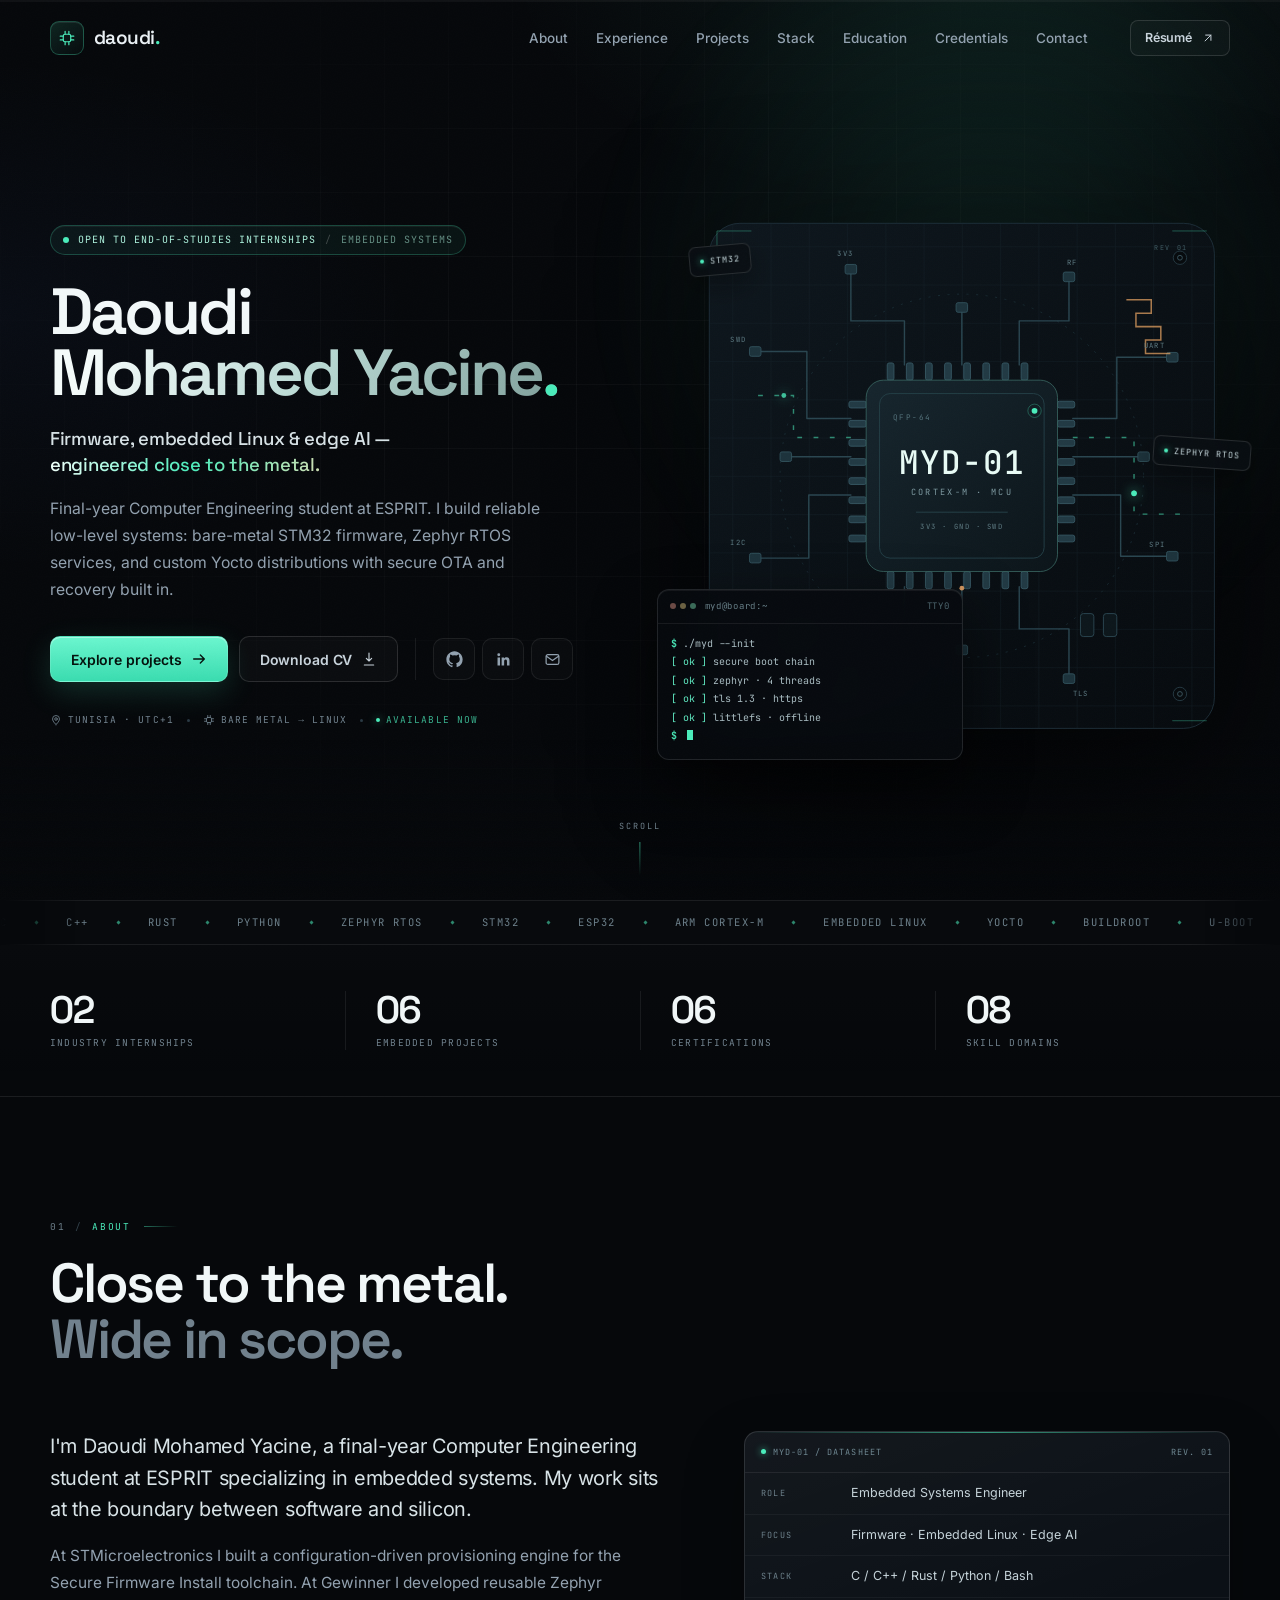
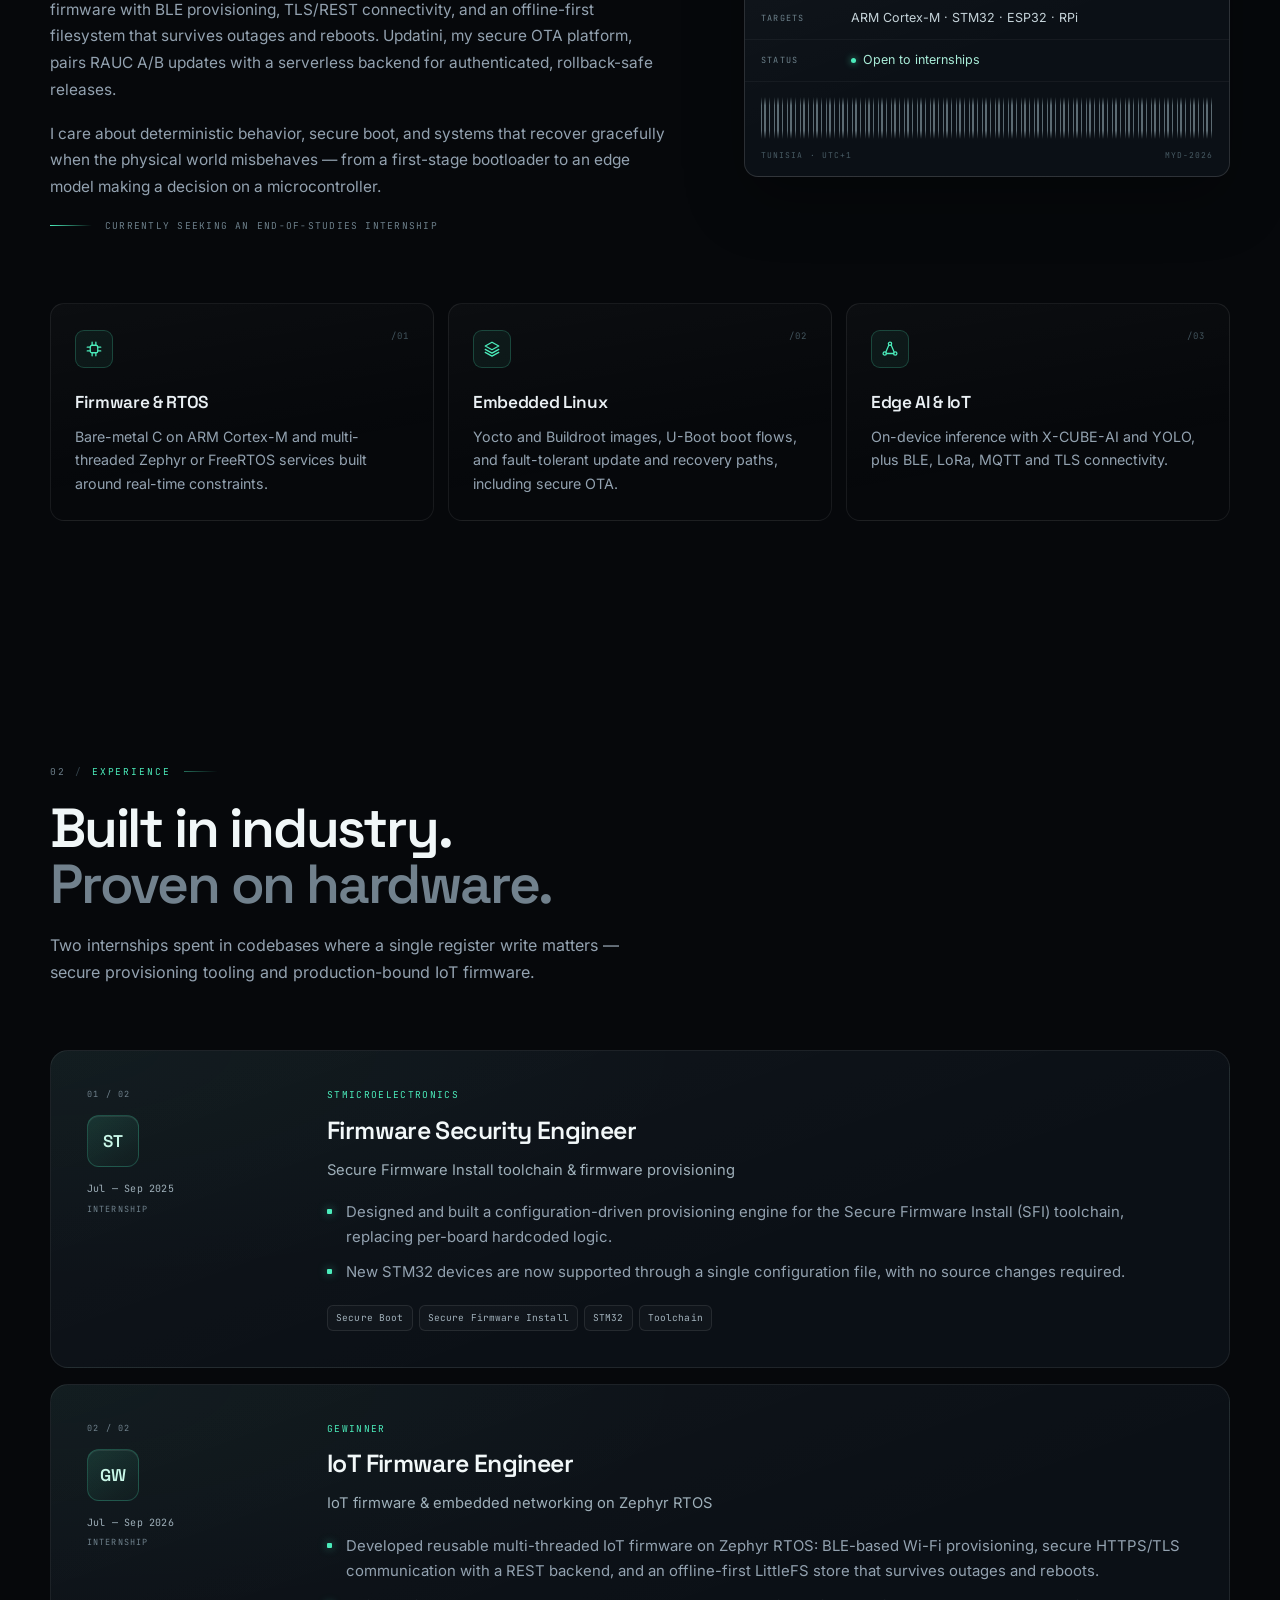
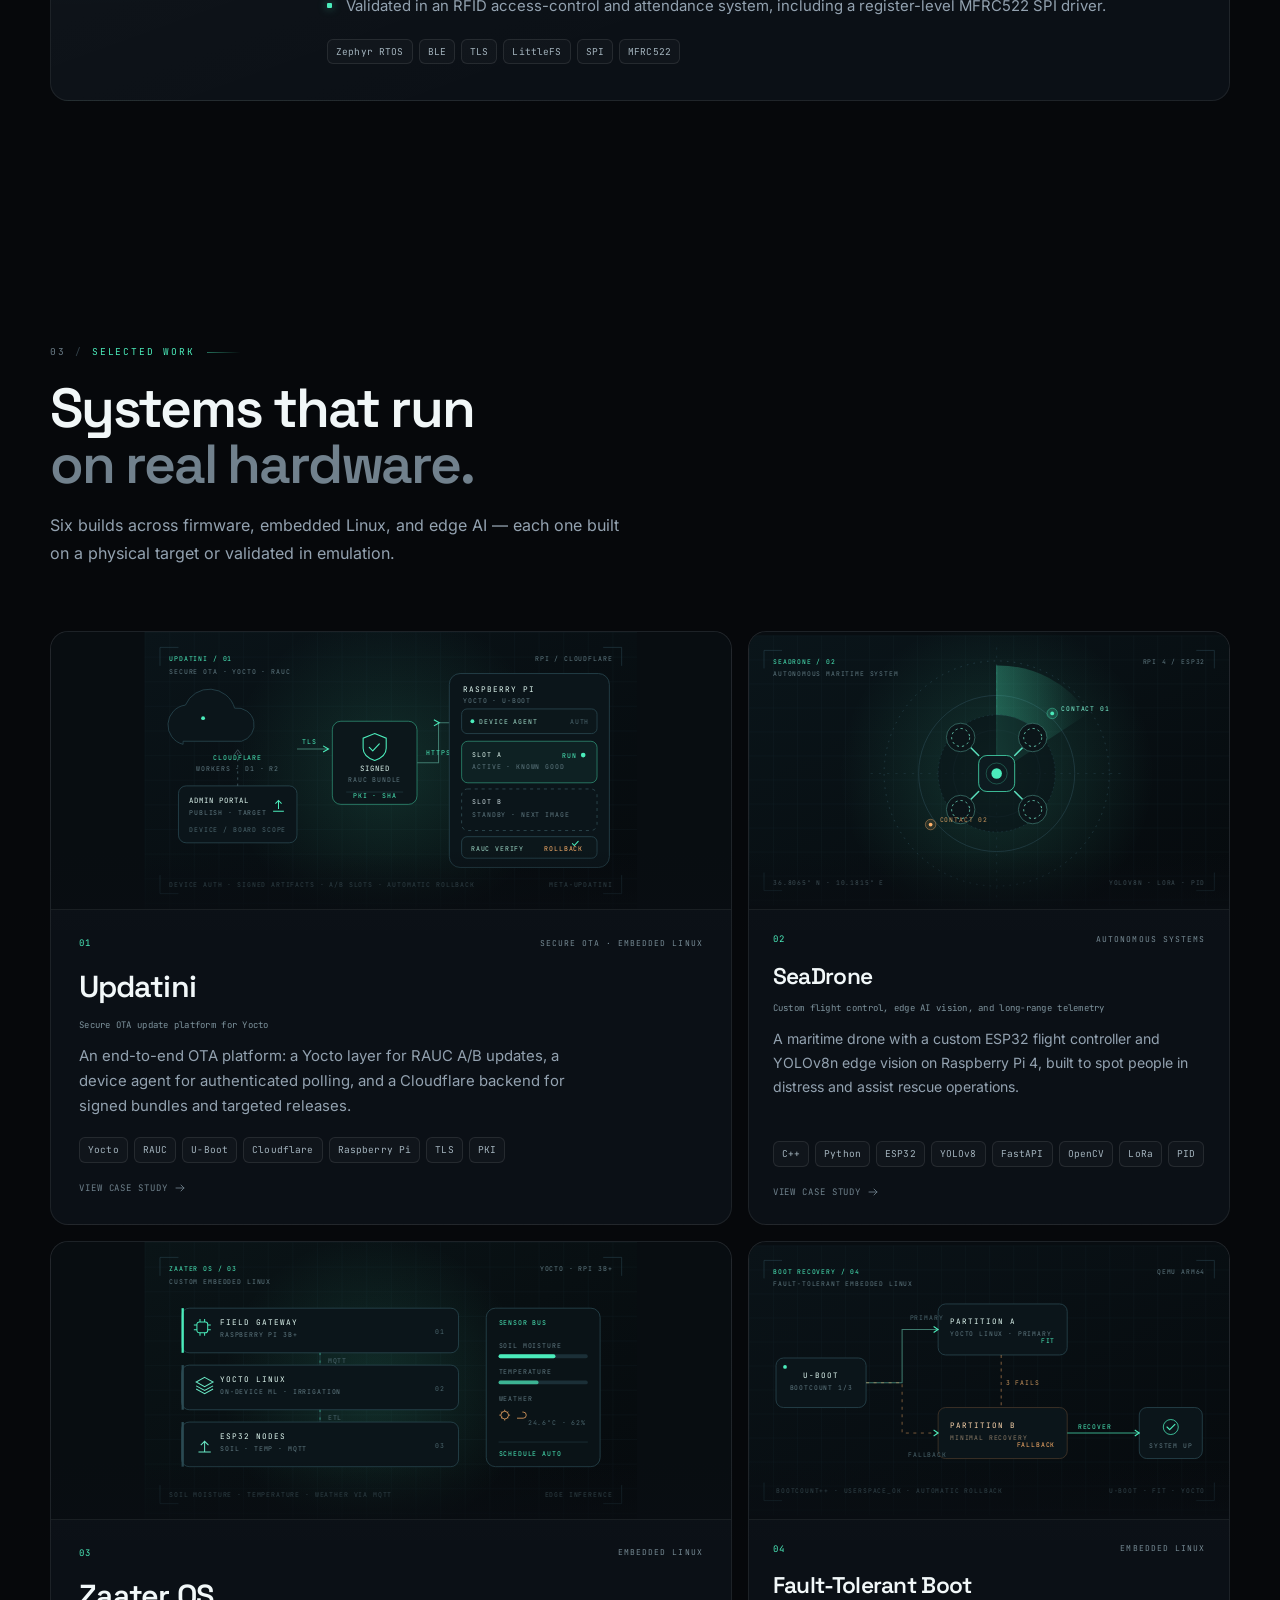
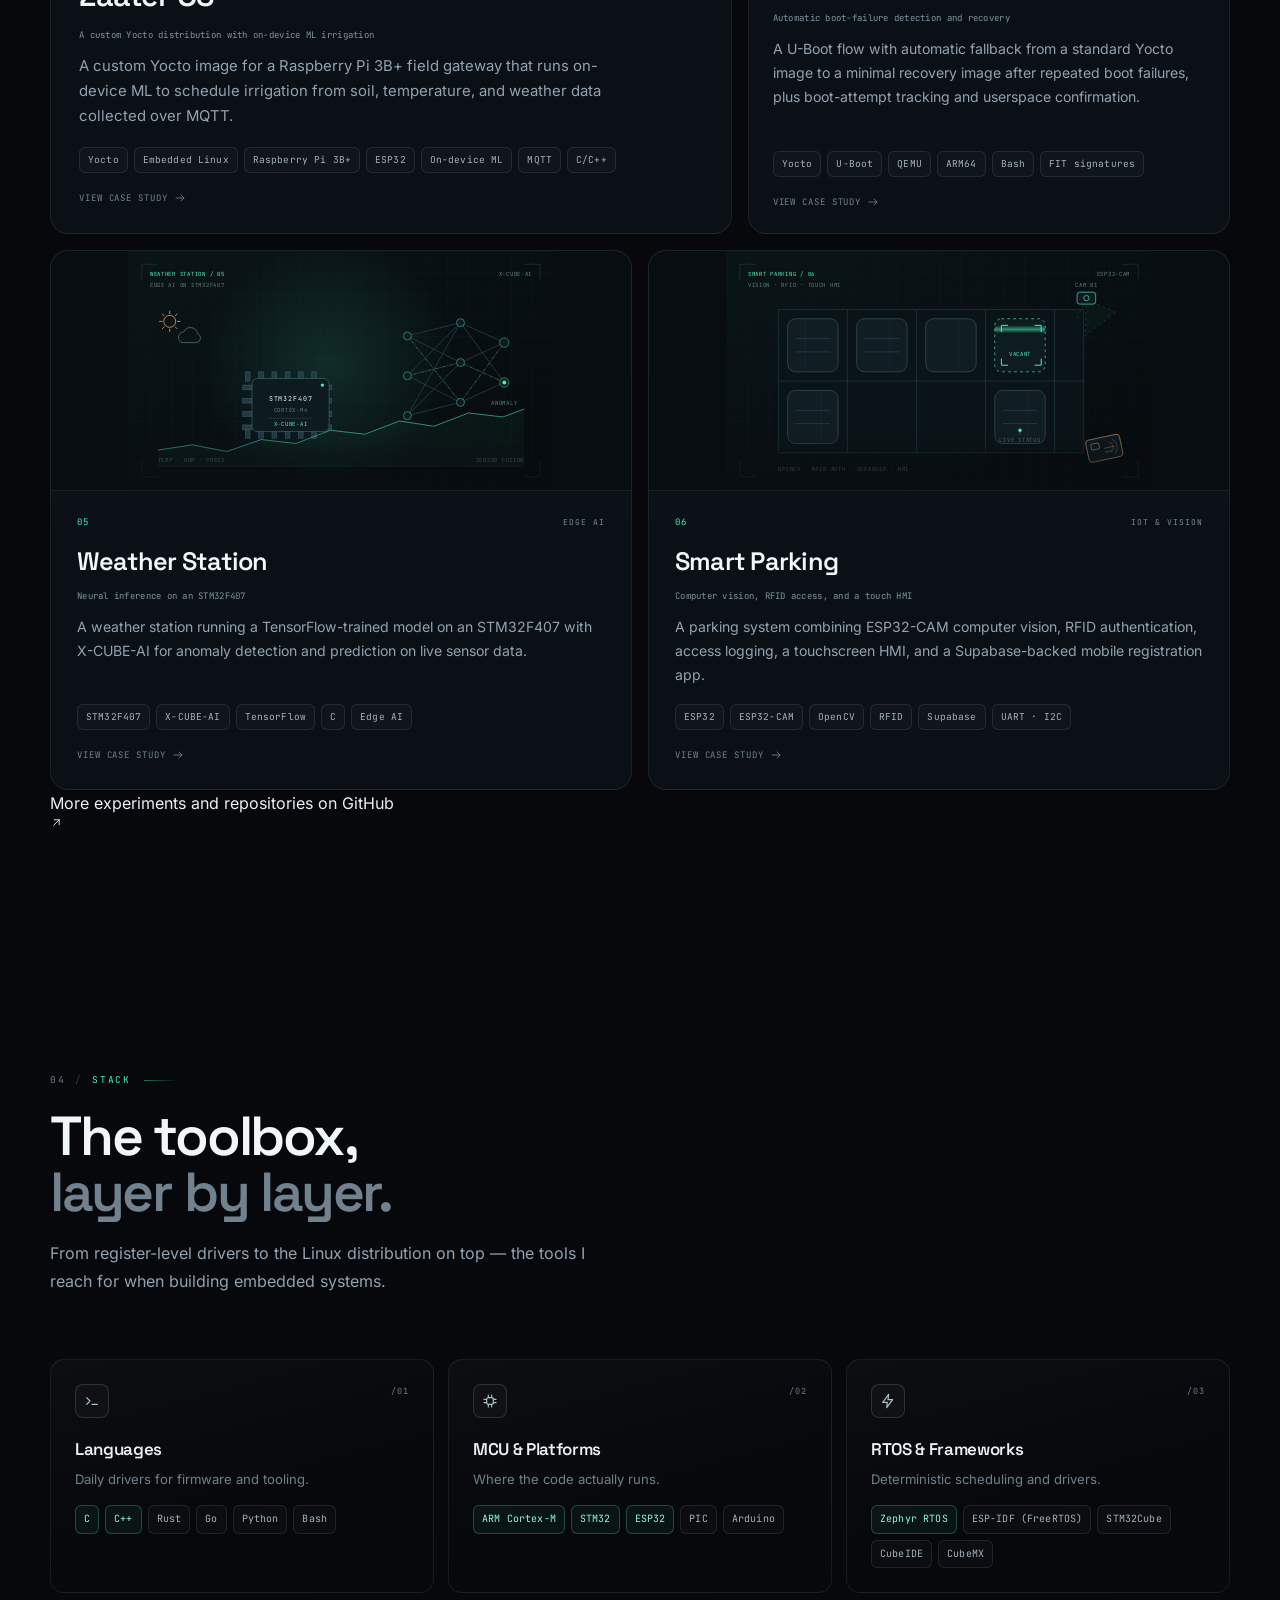
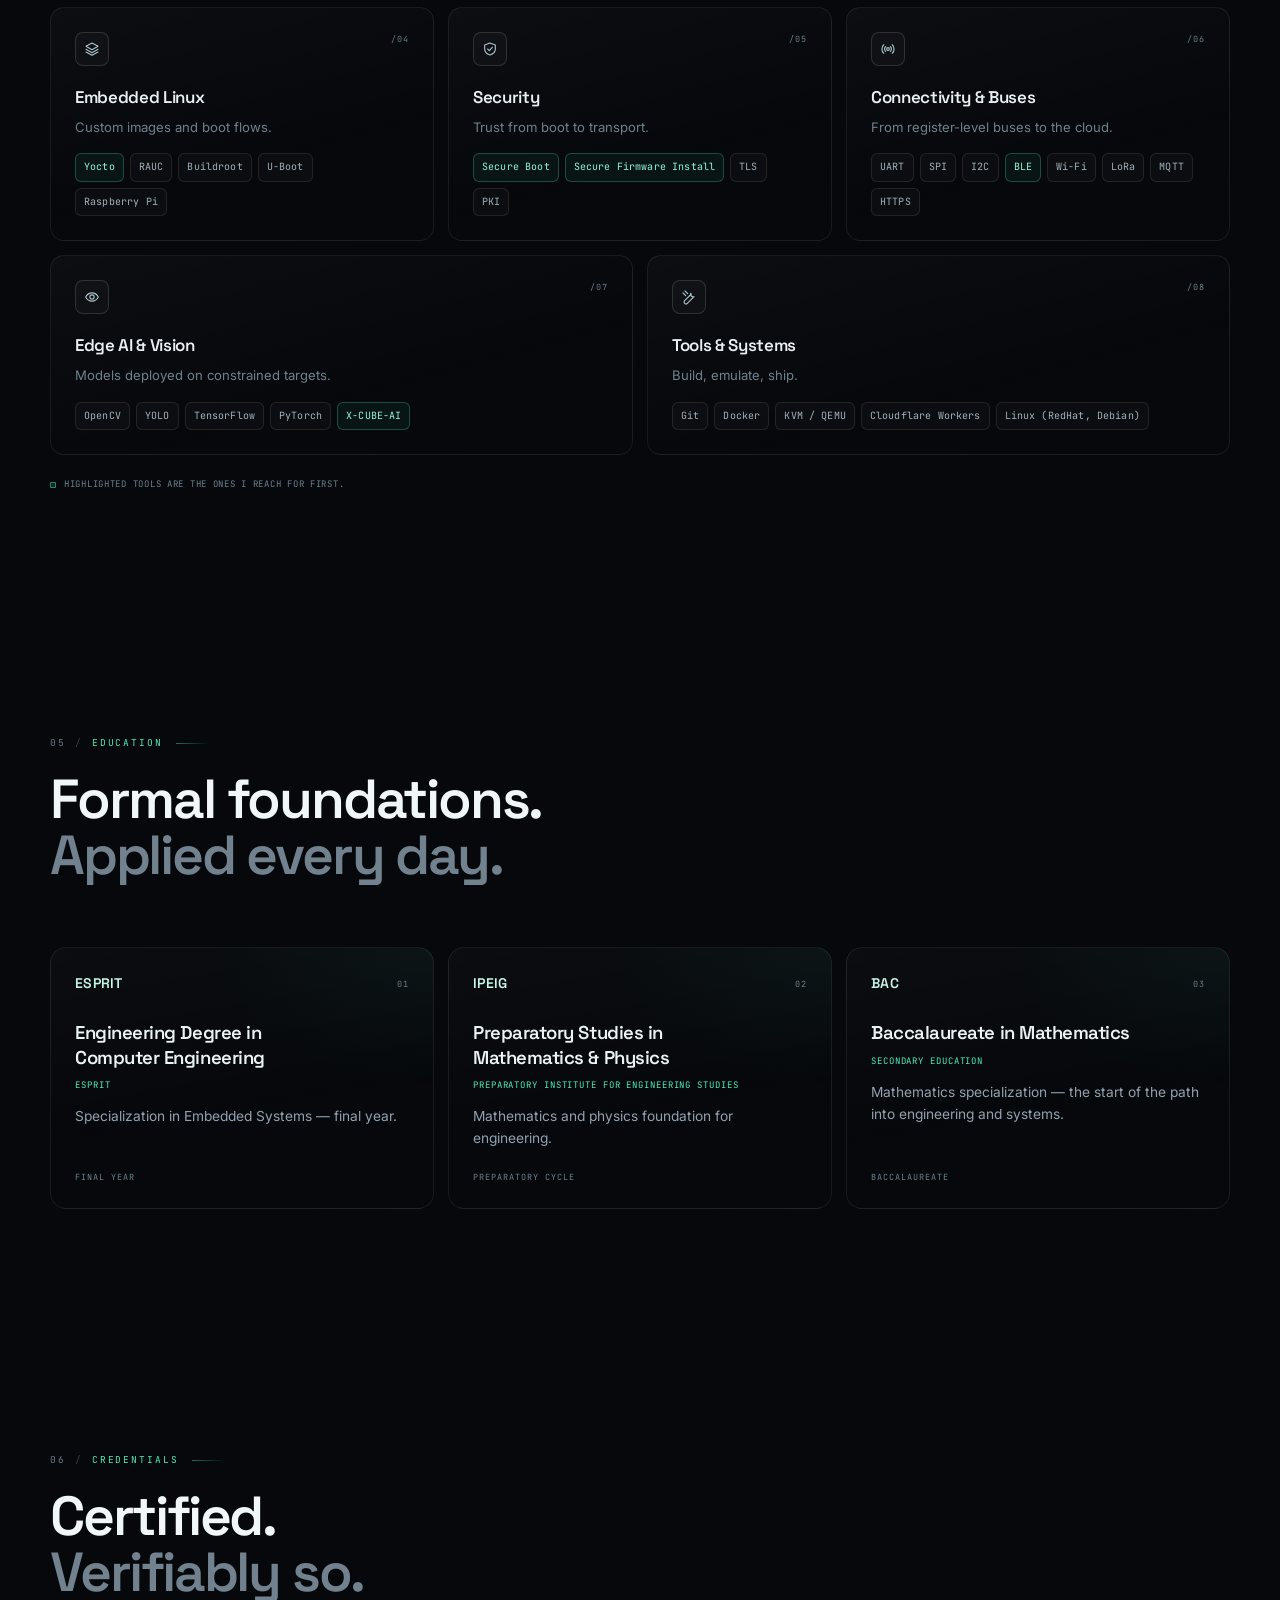
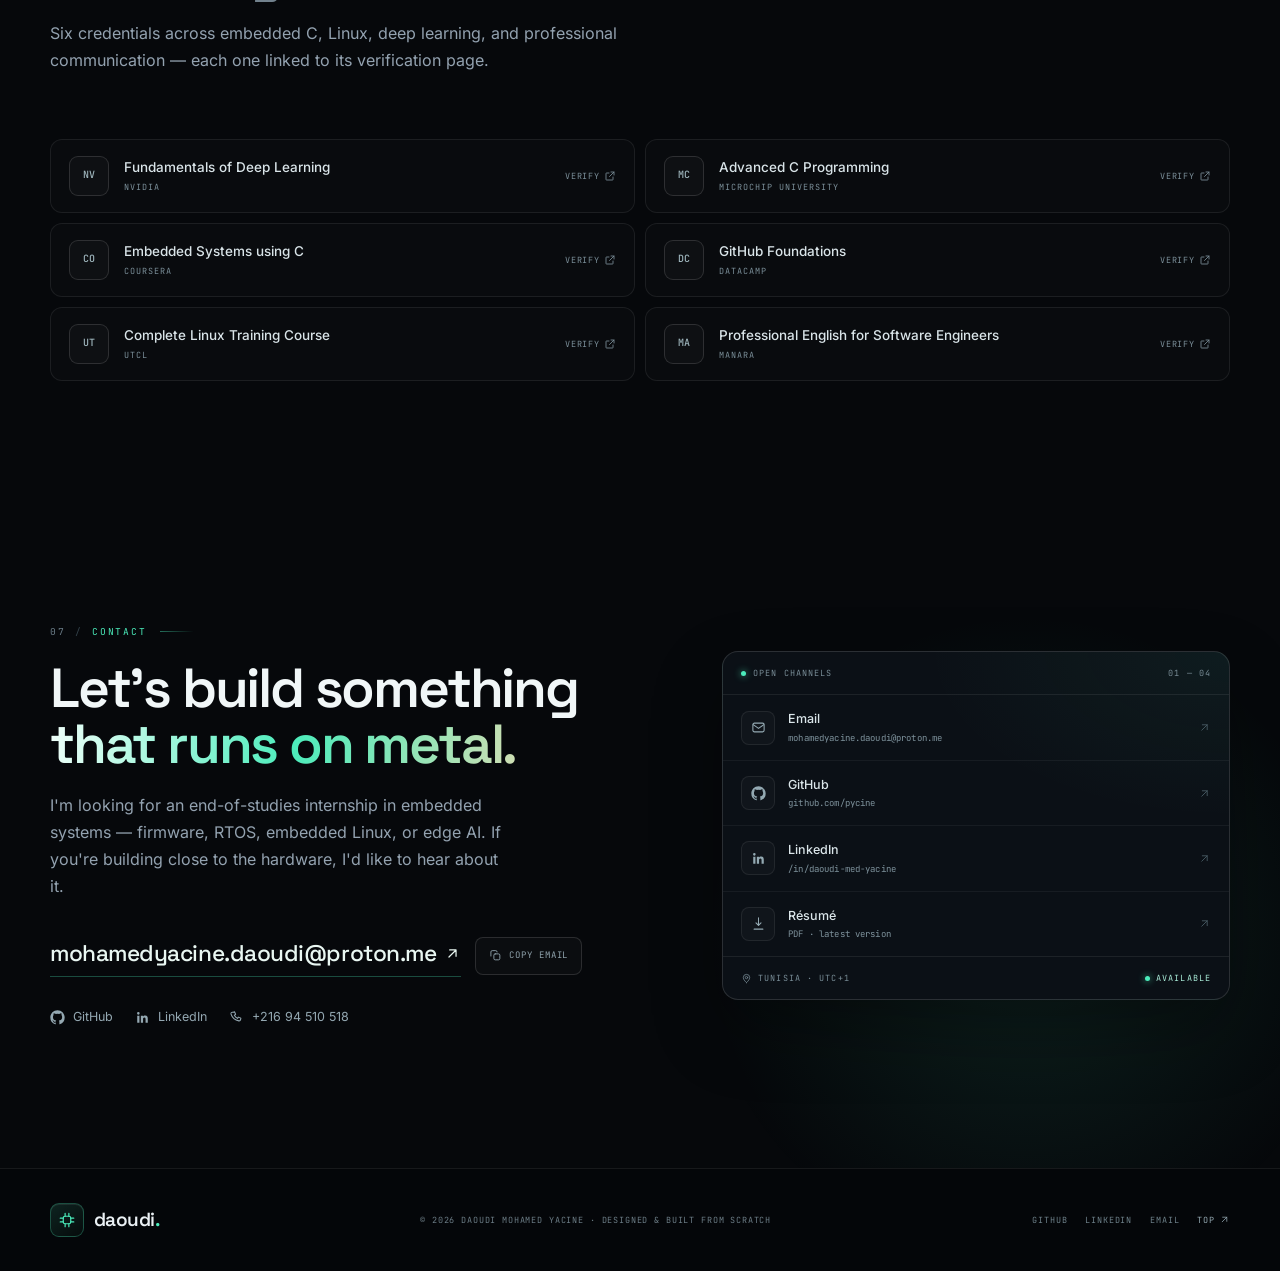
<file: index.html>
<!doctype html>
<html lang="en">
<head>
<meta charset="utf-8">
<meta name="viewport" content="width=device-width, initial-scale=1">
<title>Daoudi Mohamed Yacine — Embedded Systems Engineer</title>
<meta name="description" content="Portfolio of Daoudi Mohamed Yacine, final-year Computer Engineering student specializing in embedded systems: bare-metal and RTOS firmware, embedded Linux, secure OTA updates, and edge AI on STM32, ESP32, and Raspberry Pi.">
<meta name="author" content="Daoudi Mohamed Yacine">
<meta name="theme-color" content="#06080b">
<meta property="og:type" content="website">
<meta property="og:title" content="Daoudi Mohamed Yacine — Embedded Systems Engineer">
<meta property="og:description" content="Firmware, embedded Linux &amp; edge AI — engineered close to the metal.">
<meta property="og:url" content="https://pycine.github.io/">
<meta property="og:image" content="https://pycine.github.io/assets/og.png">
<meta name="twitter:card" content="summary_large_image">
<meta name="twitter:title" content="Daoudi Mohamed Yacine — Embedded Systems Engineer">
<meta name="twitter:description" content="Firmware, embedded Linux &amp; edge AI — engineered close to the metal.">
<meta name="twitter:image" content="https://pycine.github.io/assets/og.png">
<link rel="canonical" href="https://pycine.github.io/">
<link rel="icon" href="assets/favicon.svg" type="image/svg+xml">
<link rel="preload" href="assets/fonts/space-grotesk.woff2" as="font" type="font/woff2" crossorigin>
<link rel="preload" href="assets/fonts/inter.woff2" as="font" type="font/woff2" crossorigin>
<link rel="preload" href="assets/fonts/jetbrains-mono.woff2" as="font" type="font/woff2" crossorigin>
<link rel="stylesheet" href="assets/css/styles.css">
<script>document.documentElement.classList.add('js');</script>
<script type="application/ld+json">
{
  "@context": "https://schema.org",
  "@type": "Person",
  "name": "Daoudi Mohamed Yacine",
  "jobTitle": "Embedded Systems Engineer",
  "email": "mailto:mohamedyacine.daoudi@proton.me",
  "telephone": "+21694510518",
  "url": "https://pycine.github.io/",
  "sameAs": [
    "https://github.com/pycine",
    "https://www.linkedin.com/in/daoudi-med-yacine"
  ],
  "alumniOf": [
    { "@type": "CollegeOrUniversity", "name": "ESPRIT" },
    { "@type": "CollegeOrUniversity", "name": "Preparatory Institute for Engineering Studies (IPEIG)" }
  ],
  "knowsAbout": ["Embedded systems", "Firmware", "Zephyr RTOS", "Embedded Linux", "Yocto", "RAUC", "Secure OTA", "STM32", "ESP32", "Edge AI", "IoT"]
}
</script>
</head>
<body id="top">

<a class="skip-link" href="#main">Skip to content</a>

<svg class="svg-sprite" aria-hidden="true" focusable="false" xmlns="http://www.w3.org/2000/svg">
  <symbol id="i-arrow-up-right" viewBox="0 0 24 24"><path d="M7 17 17 7M8 7h9v9"/></symbol>
  <symbol id="i-arrow-right" viewBox="0 0 24 24"><path d="M4 12h16m-6-6 6 6-6 6"/></symbol>
  <symbol id="i-download" viewBox="0 0 24 24"><path d="M12 3v12m0 0 4-4m-4 4-4-4M5 21h14"/></symbol>
  <symbol id="i-github" viewBox="0 0 24 24"><path d="M12 .5C5.73.5.5 5.73.5 12a11.5 11.5 0 0 0 7.86 10.92c.58.1.79-.25.79-.56v-2.17c-3.2.7-3.87-1.54-3.87-1.54-.52-1.33-1.28-1.68-1.28-1.68-1.05-.72.08-.7.08-.7 1.16.08 1.77 1.19 1.77 1.19 1.03 1.77 2.7 1.26 3.36.96.1-.75.4-1.26.73-1.55-2.55-.29-5.24-1.28-5.24-5.68 0-1.26.45-2.29 1.19-3.1-.12-.29-.52-1.46.11-3.05 0 0 .97-.31 3.18 1.18a11 11 0 0 1 5.79 0c2.2-1.49 3.17-1.18 3.17-1.18.63 1.59.23 2.76.12 3.05.74.81 1.18 1.84 1.18 3.1 0 4.41-2.69 5.38-5.25 5.67.41.36.78 1.06.78 2.15v3.19c0 .31.21.67.8.56A11.5 11.5 0 0 0 23.5 12C23.5 5.73 18.27.5 12 .5Z"/></symbol>
  <symbol id="i-linkedin" viewBox="0 0 24 24"><path d="M20.45 20.45h-3.55v-5.57c0-1.33-.03-3.04-1.85-3.04-1.85 0-2.14 1.45-2.14 2.94v5.67H9.35V9h3.41v1.56h.05c.48-.9 1.64-1.85 3.37-1.85 3.6 0 4.27 2.37 4.27 5.45v6.29ZM5.34 7.43a2.06 2.06 0 1 1 0-4.12 2.06 2.06 0 0 1 0 4.12ZM7.12 20.45H3.56V9h3.56v11.45Z"/></symbol>
  <symbol id="i-mail" viewBox="0 0 24 24"><rect x="3" y="5" width="18" height="14" rx="2.5"/><path d="m3.5 7.5 8.5 6 8.5-6"/></symbol>
  <symbol id="i-phone" viewBox="0 0 24 24"><path d="M6.6 3.5 9 3l1.6 4-2 1.4a12 12 0 0 0 5 5l1.4-2 4 1.6-.5 2.4a2.5 2.5 0 0 1-2.7 2A16.5 16.5 0 0 1 3.1 6.2a2.5 2.5 0 0 1 2-2.7Z"/></symbol>
  <symbol id="i-pin" viewBox="0 0 24 24"><path d="M12 21s7-5.7 7-11a7 7 0 1 0-14 0c0 5.3 7 11 7 11Z"/><circle cx="12" cy="10" r="2.6"/></symbol>
  <symbol id="i-copy" viewBox="0 0 24 24"><rect x="9" y="9" width="11" height="11" rx="2.5"/><path d="M15 5.5A2.5 2.5 0 0 0 12.5 3H6a2.5 2.5 0 0 0-2.5 2.5V13"/></symbol>
  <symbol id="i-check" viewBox="0 0 24 24"><path d="m4 12.5 5 5L20 6.5"/></symbol>
  <symbol id="i-menu" viewBox="0 0 24 24"><path d="M4 8h16M4 16h16"/></symbol>
  <symbol id="i-close" viewBox="0 0 24 24"><path d="m6 6 12 12M18 6 6 18"/></symbol>
  <symbol id="i-chip" viewBox="0 0 24 24"><rect x="7" y="7" width="10" height="10" rx="2.5"/><path d="M9.5 3v4M14.5 3v4M9.5 17v4M14.5 17v4M3 9.5h4M3 14.5h4M17 9.5h4M17 14.5h4"/></symbol>
  <symbol id="i-layers" viewBox="0 0 24 24"><path d="m12 3 9 5-9 5-9-5 9-5Z"/><path d="m3 12.5 9 5 9-5M3 16.5l9 5 9-5"/></symbol>
  <symbol id="i-nodes" viewBox="0 0 24 24"><circle cx="12" cy="5" r="2.2"/><circle cx="5" cy="18" r="2.2"/><circle cx="19" cy="18" r="2.2"/><path d="M10.5 6.8 6.5 16M13.5 6.8 17.5 16M7 18h10"/></symbol>
  <symbol id="i-shield" viewBox="0 0 24 24"><path d="M12 3 20 6v6c0 4.6-3.4 7.6-8 9-4.6-1.4-8-4.4-8-9V6l8-3Z"/><path d="m8.5 12 2.4 2.4 4.6-5"/></symbol>
  <symbol id="i-radio" viewBox="0 0 24 24"><circle cx="12" cy="12" r="2"/><path d="M8.5 8.5a5 5 0 0 0 0 7M15.5 15.5a5 5 0 0 0 0-7M5.6 5.6a9 9 0 0 0 0 12.8M18.4 18.4a9 9 0 0 0 0-12.8"/></symbol>
  <symbol id="i-eye" viewBox="0 0 24 24"><path d="M2.5 12S6 5.8 12 5.8 21.5 12 21.5 12 18 18.2 12 18.2 2.5 12 2.5 12Z"/><circle cx="12" cy="12" r="3.2"/></symbol>
  <symbol id="i-tool" viewBox="0 0 24 24"><path d="M14.5 6.5a4 4 0 0 0 5 5L9.5 21.5a2.8 2.8 0 0 1-4-4L15.5 7.5"/><path d="m6 3 4 4M3 6l4 4"/></symbol>
  <symbol id="i-cap" viewBox="0 0 24 24"><path d="m2.5 8.5 9.5-4 9.5 4-9.5 4-9.5-4Z"/><path d="M6.5 10.8V15c0 1.7 3 3.2 5.5 3.2s5.5-1.5 5.5-3.2v-4.2M21.5 8.5V14"/></symbol>
  <symbol id="i-external" viewBox="0 0 24 24"><path d="M14 4h6v6M20 4l-9 9"/><path d="M18 14v5a1 1 0 0 1-1 1H5a1 1 0 0 1-1-1V7a1 1 0 0 1 1-1h5"/></symbol>
  <symbol id="i-terminal" viewBox="0 0 24 24"><path d="m4 7 5 5-5 5M12 17h8"/></symbol>
  <symbol id="i-bolt" viewBox="0 0 24 24"><path d="M13 2 4 14h7l-1 8 9-12h-7l1-8Z"/></symbol>
</svg>

<div class="scroll-progress" aria-hidden="true"><span></span></div>

<header class="site-header" id="site-header">
  <div class="container nav-inner">
    <a class="brand" href="#top" aria-label="Daoudi Mohamed Yacine — back to top">
      <span class="brand-mark" aria-hidden="true">
        <svg class="icon" viewBox="0 0 24 24"><use href="#i-chip"/></svg>
      </span>
      <span class="brand-text">daoudi<span class="brand-dot">.</span></span>
    </a>

    <nav class="nav-links" aria-label="Primary">
      <a href="#about">About</a>
      <a href="#experience">Experience</a>
      <a href="#projects">Projects</a>
      <a href="#skills">Stack</a>
      <a href="#education">Education</a>
      <a href="#credentials">Credentials</a>
      <a href="#contact">Contact</a>
    </nav>

    <div class="nav-actions">
      <a class="btn btn-ghost btn-sm nav-resume" href="assets/resume.pdf" target="_blank" rel="noopener">
        Résumé <svg class="icon" viewBox="0 0 24 24"><use href="#i-arrow-up-right"/></svg>
      </a>
      <button class="menu-toggle" type="button" aria-expanded="false" aria-controls="mobile-menu" aria-label="Open menu">
        <svg class="icon menu-icon" viewBox="0 0 24 24"><use href="#i-menu"/></svg>
        <svg class="icon close-icon" viewBox="0 0 24 24"><use href="#i-close"/></svg>
      </button>
    </div>
  </div>

  <div class="mobile-menu" id="mobile-menu">
    <nav aria-label="Mobile">
      <a href="#about"><span>01</span>About</a>
      <a href="#experience"><span>02</span>Experience</a>
      <a href="#projects"><span>03</span>Projects</a>
      <a href="#skills"><span>04</span>Stack</a>
      <a href="#education"><span>05</span>Education</a>
      <a href="#credentials"><span>06</span>Credentials</a>
      <a href="#contact"><span>07</span>Contact</a>
    </nav>
    <a class="btn btn-primary mobile-resume" href="assets/resume.pdf" target="_blank" rel="noopener">
      Download résumé <svg class="icon" viewBox="0 0 24 24"><use href="#i-download"/></svg>
    </a>
  </div>
</header>

<main id="main">

  <!-- ============================ HERO ============================ -->
  <section class="hero" aria-labelledby="hero-title">
    <div class="hero-bg" aria-hidden="true"></div>
    <div class="container hero-grid">
      <div class="hero-copy">
        <p class="status-pill" data-reveal>
          <span class="status-led" aria-hidden="true"></span>
          Open to end-of-studies internships
          <span class="status-sep" aria-hidden="true">/</span>
          <span class="status-sub">Embedded systems</span>
        </p>

        <h1 class="hero-title" id="hero-title" data-reveal style="--d:.06s">
          Daoudi
          <span class="hero-title-line">Mohamed Yacine<span class="accent-dot">.</span></span>
        </h1>

        <p class="hero-tagline" data-reveal style="--d:.12s">
          Firmware, embedded Linux &amp; edge AI — <span class="grad">engineered close to the metal.</span>
        </p>

        <p class="hero-lede" data-reveal style="--d:.18s">
          Final-year Computer Engineering student at ESPRIT. I build reliable low-level systems:
          bare-metal STM32 firmware, Zephyr RTOS services, and custom Yocto distributions with
          secure OTA and recovery built in.
        </p>

        <div class="hero-actions" data-reveal style="--d:.24s">
          <a class="btn btn-primary" href="#projects">
            Explore projects
            <svg class="icon" viewBox="0 0 24 24"><use href="#i-arrow-right"/></svg>
          </a>
          <a class="btn btn-ghost" href="assets/resume.pdf" download="Daoudi_Mohamed_Yacine_CV.pdf">
            Download CV
            <svg class="icon" viewBox="0 0 24 24"><use href="#i-download"/></svg>
          </a>
          <div class="hero-socials">
            <a href="https://github.com/pycine" target="_blank" rel="noopener" aria-label="GitHub profile" title="GitHub">
              <svg class="icon icon--solid" viewBox="0 0 24 24"><use href="#i-github"/></svg>
            </a>
            <a href="https://www.linkedin.com/in/daoudi-med-yacine" target="_blank" rel="noopener" aria-label="LinkedIn profile" title="LinkedIn">
              <svg class="icon icon--solid" viewBox="0 0 24 24"><use href="#i-linkedin"/></svg>
            </a>
            <a href="mailto:mohamedyacine.daoudi@proton.me" aria-label="Send an email" title="Email">
              <svg class="icon" viewBox="0 0 24 24"><use href="#i-mail"/></svg>
            </a>
          </div>
        </div>

        <div class="hero-meta" data-reveal style="--d:.3s">
          <span><svg class="icon" viewBox="0 0 24 24"><use href="#i-pin"/></svg>Tunisia · UTC+1</span>
          <span class="meta-divider" aria-hidden="true"></span>
          <span><svg class="icon" viewBox="0 0 24 24"><use href="#i-chip"/></svg>Bare metal → Linux</span>
          <span class="meta-divider" aria-hidden="true"></span>
          <span class="meta-accent">Available now</span>
        </div>
      </div>

      <div class="hero-visual" data-reveal style="--d:.2s">
        <div class="board-float">
          <div class="board-tilt" id="board-tilt">
            <div class="board-glow" aria-hidden="true"></div>

            <svg class="board" viewBox="0 0 560 560" role="img" aria-label="Stylised circuit board illustration with a central microcontroller, copper traces, and animated signal pulses">
              <defs>
                <linearGradient id="board-bg" x1="0" y1="0" x2="1" y2="1">
                  <stop offset="0" stop-color="#0e171e"/>
                  <stop offset=".55" stop-color="#0a1015"/>
                  <stop offset="1" stop-color="#070b0f"/>
                </linearGradient>
                <linearGradient id="chip-fill" x1="0" y1="0" x2="1" y2="1">
                  <stop offset="0" stop-color="#17262e"/>
                  <stop offset="1" stop-color="#0c151a"/>
                </linearGradient>
                <radialGradient id="board-halo" cx="50%" cy="50%" r="50%">
                  <stop offset="0" stop-color="#4becbb" stop-opacity=".2"/>
                  <stop offset=".65" stop-color="#4becbb" stop-opacity=".05"/>
                  <stop offset="1" stop-color="#4becbb" stop-opacity="0"/>
                </radialGradient>
                <pattern id="board-grid" width="40" height="40" patternUnits="userSpaceOnUse">
                  <path d="M40 0H0V40" fill="none" stroke="#16242c" stroke-width="1"/>
                </pattern>
                <clipPath id="board-clip"><rect x="16" y="16" width="528" height="528" rx="32"/></clipPath>
              </defs>

              <circle cx="280" cy="280" r="260" fill="url(#board-halo)"/>
              <g>
                <rect x="16" y="16" width="528" height="528" rx="32" fill="url(#board-bg)" stroke="#1e2f39"/>
                <g clip-path="url(#board-clip)">
                  <rect x="16" y="16" width="528" height="528" fill="url(#board-grid)" opacity=".7"/>
                  <circle cx="280" cy="280" r="190" fill="none" stroke="#1a2d35" stroke-dasharray="2 8"/>
                </g>

                <!-- mounting holes -->
                <g fill="#070b0e" stroke="#263a44">
                  <circle cx="52" cy="52" r="7"/><circle cx="508" cy="52" r="7"/>
                  <circle cx="52" cy="508" r="7"/><circle cx="508" cy="508" r="7"/>
                </g>
                <g fill="none" stroke="#3a545e">
                  <circle cx="52" cy="52" r="2.5"/><circle cx="508" cy="52" r="2.5"/>
                  <circle cx="52" cy="508" r="2.5"/><circle cx="508" cy="508" r="2.5"/>
                </g>

                <!-- copper traces -->
                <g fill="none" stroke="#2a4650" stroke-width="1.5" stroke-linecap="round" stroke-linejoin="round">
                  <path d="M164 220H118V150H64"/>
                  <path d="M164 260H96"/>
                  <path d="M164 300H120V366H64"/>
                  <path d="M396 220H442V156H500"/>
                  <path d="M396 260H470"/>
                  <path d="M396 300H446V364H500"/>
                  <path d="M220 164V118H164V64"/>
                  <path d="M280 164V104"/>
                  <path d="M340 164V118H392V72"/>
                  <path d="M220 396V442H164V500"/>
                  <path d="M280 396V462"/>
                  <path d="M340 396V440H392V492"/>
                </g>
                <g fill="#1d333c" stroke="#31505b">
                  <rect x="58" y="145" width="12" height="10" rx="2"/>
                  <rect x="90" y="255" width="12" height="10" rx="2"/>
                  <rect x="58" y="361" width="12" height="10" rx="2"/>
                  <rect x="494" y="151" width="12" height="10" rx="2"/>
                  <rect x="464" y="255" width="12" height="10" rx="2"/>
                  <rect x="494" y="359" width="12" height="10" rx="2"/>
                  <rect x="158" y="59" width="12" height="10" rx="2"/>
                  <rect y="99" x="274" width="12" height="10" rx="2"/>
                  <rect x="386" y="67" width="12" height="10" rx="2"/>
                  <rect x="158" y="495" width="12" height="10" rx="2"/>
                  <rect x="274" y="457" width="12" height="10" rx="2"/>
                  <rect x="386" y="487" width="12" height="10" rx="2"/>
                </g>

                <!-- highlighted signal traces -->
                <g fill="none" stroke="#4becbb" stroke-opacity=".55" stroke-width="1.5">
                  <path class="sig" d="M396 240H460V320H510"/>
                  <path class="sig" d="M164 240H104V196H64" style="animation-delay:-2s"/>
                </g>

                <!-- chip pins -->
                <g fill="#223a44" stroke="#355661">
                  <g>
                    <rect x="162" y="202" width="18" height="7" rx="2"/><rect x="162" y="222" width="18" height="7" rx="2"/>
                    <rect x="162" y="242" width="18" height="7" rx="2"/><rect x="162" y="262" width="18" height="7" rx="2"/>
                    <rect x="162" y="282" width="18" height="7" rx="2"/><rect x="162" y="302" width="18" height="7" rx="2"/>
                    <rect x="162" y="322" width="18" height="7" rx="2"/><rect x="162" y="342" width="18" height="7" rx="2"/>
                  </g>
                  <g>
                    <rect x="380" y="202" width="18" height="7" rx="2"/><rect x="380" y="222" width="18" height="7" rx="2"/>
                    <rect x="380" y="242" width="18" height="7" rx="2"/><rect x="380" y="262" width="18" height="7" rx="2"/>
                    <rect x="380" y="282" width="18" height="7" rx="2"/><rect x="380" y="302" width="18" height="7" rx="2"/>
                    <rect x="380" y="322" width="18" height="7" rx="2"/><rect x="380" y="342" width="18" height="7" rx="2"/>
                  </g>
                  <g>
                    <rect x="202" y="162" width="7" height="18" rx="2"/><rect x="222" y="162" width="7" height="18" rx="2"/>
                    <rect x="242" y="162" width="7" height="18" rx="2"/><rect x="262" y="162" width="7" height="18" rx="2"/>
                    <rect x="282" y="162" width="7" height="18" rx="2"/><rect x="302" y="162" width="7" height="18" rx="2"/>
                    <rect x="322" y="162" width="7" height="18" rx="2"/><rect x="342" y="162" width="7" height="18" rx="2"/>
                  </g>
                  <g>
                    <rect x="202" y="380" width="7" height="18" rx="2"/><rect x="222" y="380" width="7" height="18" rx="2"/>
                    <rect x="242" y="380" width="7" height="18" rx="2"/><rect x="262" y="380" width="7" height="18" rx="2"/>
                    <rect x="282" y="380" width="7" height="18" rx="2"/><rect x="302" y="380" width="7" height="18" rx="2"/>
                    <rect x="322" y="380" width="7" height="18" rx="2"/><rect x="342" y="380" width="7" height="18" rx="2"/>
                  </g>
                </g>

                <!-- chip body -->
                <rect x="180" y="180" width="200" height="200" rx="18" fill="url(#chip-fill)" stroke="#3c6b66" stroke-opacity=".8"/>
                <rect x="194" y="194" width="172" height="172" rx="11" fill="none" stroke="#243f47"/>
                <text x="208" y="222" font-family="monospace" font-size="8" letter-spacing="1.5" fill="#54727b">QFP-64</text>
                <circle cx="356" cy="212" r="3" fill="#4becbb"/>
                <circle cx="356" cy="212" r="7" fill="none" stroke="#4becbb" stroke-opacity=".3"/>
                <text x="280" y="278" text-anchor="middle" font-family="monospace" font-size="34" font-weight="500" letter-spacing="1" fill="#e8fbf5">MYD-01</text>
                <text x="280" y="300" text-anchor="middle" font-family="monospace" font-size="9" letter-spacing="2.4" fill="#7e9aa1">CORTEX-M · MCU</text>
                <path d="M232 318H328" stroke="#264049"/>
                <text x="280" y="336" text-anchor="middle" font-family="monospace" font-size="7.5" letter-spacing="1.6" fill="#5d7a82">3V3 · GND · SWD</text>

                <!-- crystal + caps -->
                <g stroke="#2a4650" fill="#0d171c">
                  <rect x="94" y="432" width="34" height="20" rx="4"/>
                  <rect x="404" y="424" width="14" height="24" rx="3"/>
                  <rect x="428" y="424" width="14" height="24" rx="3"/>
                </g>
                <text x="94" y="468" font-family="monospace" font-size="7" letter-spacing="1" fill="#4d6870">XTAL</text>

                <!-- antenna meander -->
                <path d="M452 96h26v14h-16v14h26v14h-16v14h26" fill="none" stroke="#ffb26b" stroke-opacity=".65" stroke-width="1.6"/>

                <!-- labels -->
                <g font-family="monospace" font-size="7.5" letter-spacing="1.4" fill="#5d7a82">
                  <text x="38" y="140">SWD</text>
                  <text x="470" y="146">UART</text>
                  <text x="476" y="354">SPI</text>
                  <text x="38" y="352">I2C</text>
                  <text x="150" y="50">3V3</text>
                  <text x="390" y="60">RF</text>
                  <text x="146" y="518">GND</text>
                  <text x="396" y="510">TLS</text>
                </g>

                <!-- animated pulses -->
                <circle class="pulse-dot" r="3" fill="#4becbb">
                  <animateMotion dur="5s" repeatCount="indefinite" path="M396 240H460V320H510"/>
                </circle>
                <circle class="pulse-dot" r="2.5" fill="#4becbb" opacity=".8">
                  <animateMotion dur="6.5s" begin="-2s" repeatCount="indefinite" path="M164 240H104V196H64"/>
                </circle>
                <circle r="2.5" fill="#ffb26b" opacity=".8">
                  <animateMotion dur="7s" begin="-4s" repeatCount="indefinite" path="M280 396V462"/>
                </circle>

                <!-- board corners -->
                <g fill="none" stroke="#4becbb" stroke-opacity=".35">
                  <path d="M24 60V24h36M536 24h-36M24 500v36h36M536 536h-36"/>
                </g>
                <text x="44" y="536" font-family="monospace" font-size="7" letter-spacing="1.6" fill="#3f5a62">36.8065N / 10.1815E</text>
                <text x="516" y="44" text-anchor="end" font-family="monospace" font-size="7" letter-spacing="1.6" fill="#3f5a62">REV 01</text>
              </g>
            </svg>

            <div class="boot-card" role="img" aria-label="Illustrative boot log showing secure boot, Zephyr RTOS, TLS and LittleFS starting successfully">
              <div class="boot-head">
                <span class="boot-dots" aria-hidden="true"><i></i><i></i><i></i></span>
                <span>myd@board:~</span>
                <span class="boot-tty">TTY0</span>
              </div>
              <pre class="boot-log"><span style="--i:0"><b>$</b> ./myd --init</span><span style="--i:1"><em>[ ok ]</em> secure boot chain</span><span style="--i:2"><em>[ ok ]</em> zephyr · 4 threads</span><span style="--i:3"><em>[ ok ]</em> tls 1.3 · https</span><span style="--i:4"><em>[ ok ]</em> littlefs · offline</span><span class="boot-cursor" style="--i:5"><b>$</b> <i class="caret"></i></span></pre>
            </div>

            <span class="float-tag float-tag--one" aria-hidden="true"><i></i>STM32</span>
            <span class="float-tag float-tag--two" aria-hidden="true"><i></i>Zephyr RTOS</span>
          </div>
        </div>
      </div>
    </div>

    <a class="scroll-cue" href="#about" aria-label="Scroll to about section">
      <span>Scroll</span>
      <i aria-hidden="true"></i>
    </a>
  </section>

  <!-- ============================ MARQUEE ============================ -->
  <div class="marquee" aria-hidden="true">
    <div class="marquee-track">
      <div class="marquee-group">
        <span>C</span><span class="mq-dot"></span><span>C++</span><span class="mq-dot"></span><span>Rust</span><span class="mq-dot"></span><span>Python</span><span class="mq-dot"></span><span>Zephyr RTOS</span><span class="mq-dot"></span><span>STM32</span><span class="mq-dot"></span><span>ESP32</span><span class="mq-dot"></span><span>ARM Cortex-M</span><span class="mq-dot"></span><span>Embedded Linux</span><span class="mq-dot"></span><span>Yocto</span><span class="mq-dot"></span><span>Buildroot</span><span class="mq-dot"></span><span>U-Boot</span><span class="mq-dot"></span><span>FreeRTOS</span><span class="mq-dot"></span><span>BLE</span><span class="mq-dot"></span><span>LoRa</span><span class="mq-dot"></span><span>MQTT</span><span class="mq-dot"></span><span>TLS</span><span class="mq-dot"></span><span>YOLO</span><span class="mq-dot"></span><span>X-CUBE-AI</span><span class="mq-dot"></span>
      </div>
      <div class="marquee-group">
        <span>C</span><span class="mq-dot"></span><span>C++</span><span class="mq-dot"></span><span>Rust</span><span class="mq-dot"></span><span>Python</span><span class="mq-dot"></span><span>Zephyr RTOS</span><span class="mq-dot"></span><span>STM32</span><span class="mq-dot"></span><span>ESP32</span><span class="mq-dot"></span><span>ARM Cortex-M</span><span class="mq-dot"></span><span>Embedded Linux</span><span class="mq-dot"></span><span>Yocto</span><span class="mq-dot"></span><span>Buildroot</span><span class="mq-dot"></span><span>U-Boot</span><span class="mq-dot"></span><span>FreeRTOS</span><span class="mq-dot"></span><span>BLE</span><span class="mq-dot"></span><span>LoRa</span><span class="mq-dot"></span><span>MQTT</span><span class="mq-dot"></span><span>TLS</span><span class="mq-dot"></span><span>YOLO</span><span class="mq-dot"></span><span>X-CUBE-AI</span><span class="mq-dot"></span>
      </div>
    </div>
  </div>

  <!-- ============================ STATS ============================ -->
  <section class="stats" aria-label="Quick facts">
    <div class="container stats-grid">
      <div class="stat" data-reveal>
        <span class="stat-num" data-count="2" data-pad="2">02</span>
        <span class="stat-label">Industry internships</span>
      </div>
      <div class="stat" data-reveal style="--d:.08s">
        <span class="stat-num" data-count="6" data-pad="2">06</span>
        <span class="stat-label">Embedded projects</span>
      </div>
      <div class="stat" data-reveal style="--d:.16s">
        <span class="stat-num" data-count="6" data-pad="2">06</span>
        <span class="stat-label">Certifications</span>
      </div>
      <div class="stat" data-reveal style="--d:.24s">
        <span class="stat-num" data-count="8" data-pad="2">08</span>
        <span class="stat-label">Skill domains</span>
      </div>
    </div>
  </section>

  <!-- ============================ ABOUT ============================ -->
  <section class="section about" id="about" aria-labelledby="about-title">
    <div class="container">
      <header class="section-head" data-reveal>
        <p class="kicker"><span class="kicker-num">01</span><span class="kicker-slash">/</span> About</p>
        <h2 id="about-title">Close to the metal.<br><span class="h2-muted">Wide in scope.</span></h2>
      </header>

      <div class="about-grid">
        <div class="about-copy" data-reveal>
          <p class="lead">
            I'm Daoudi Mohamed Yacine, a final-year Computer Engineering student at ESPRIT
            specializing in embedded systems. My work sits at the boundary between software and
            silicon.
          </p>
          <p>
            At STMicroelectronics I built a configuration-driven provisioning engine for the
            Secure Firmware Install toolchain. At Gewinner I developed reusable Zephyr firmware
            with BLE provisioning, TLS/REST connectivity, and an offline-first filesystem that
            survives outages and reboots. Updatini, my secure OTA platform, pairs RAUC A/B
            updates with a serverless backend for authenticated, rollback-safe releases.
          </p>
          <p>
            I care about deterministic behavior, secure boot, and systems that recover gracefully
            when the physical world misbehaves — from a first-stage bootloader to an edge model
            making a decision on a microcontroller.
          </p>
          <p class="about-sig">
            <span class="sig-line" aria-hidden="true"></span>
            Currently seeking an end-of-studies internship
          </p>
        </div>

        <div class="datasheet" role="group" data-reveal style="--d:.1s" aria-label="Profile datasheet">
          <div class="datasheet-head">
            <span><i class="mini-led" aria-hidden="true"></i>MYD-01 / DATASHEET</span>
            <span>REV. 01</span>
          </div>
          <dl class="datasheet-rows">
            <div><dt>Role</dt><dd>Embedded Systems Engineer</dd></div>
            <div><dt>Focus</dt><dd>Firmware · Embedded Linux · Edge AI</dd></div>
            <div><dt>Stack</dt><dd>C / C++ / Rust / Python / Bash</dd></div>
            <div><dt>Targets</dt><dd>ARM Cortex-M · STM32 · ESP32 · RPi</dd></div>
            <div><dt>Status</dt><dd class="status-cell"><i class="mini-led mini-led--pulse" aria-hidden="true"></i>Open to internships</dd></div>
          </dl>
          <div class="datasheet-barcode" aria-hidden="true"></div>
          <div class="datasheet-foot">
            <span>TUNISIA · UTC+1</span>
            <span>MYD-2026</span>
          </div>
        </div>
      </div>

      <div class="focus-grid">
        <article class="focus-card" data-reveal>
          <span class="focus-icon"><svg class="icon" viewBox="0 0 24 24"><use href="#i-chip"/></svg></span>
          <span class="focus-num">/01</span>
          <h3>Firmware &amp; RTOS</h3>
          <p>Bare-metal C on ARM Cortex-M and multi-threaded Zephyr or FreeRTOS services built around real-time constraints.</p>
        </article>
        <article class="focus-card" data-reveal style="--d:.08s">
          <span class="focus-icon"><svg class="icon" viewBox="0 0 24 24"><use href="#i-layers"/></svg></span>
          <span class="focus-num">/02</span>
          <h3>Embedded Linux</h3>
          <p>Yocto and Buildroot images, U-Boot boot flows, and fault-tolerant update and recovery paths, including secure OTA.</p>
        </article>
        <article class="focus-card" data-reveal style="--d:.16s">
          <span class="focus-icon"><svg class="icon" viewBox="0 0 24 24"><use href="#i-nodes"/></svg></span>
          <span class="focus-num">/03</span>
          <h3>Edge AI &amp; IoT</h3>
          <p>On-device inference with X-CUBE-AI and YOLO, plus BLE, LoRa, MQTT and TLS connectivity.</p>
        </article>
      </div>
    </div>
  </section>

  <!-- ============================ EXPERIENCE ============================ -->
  <section class="section experience" id="experience" aria-labelledby="experience-title">
    <div class="container">
      <header class="section-head" data-reveal>
        <p class="kicker"><span class="kicker-num">02</span><span class="kicker-slash">/</span> Experience</p>
        <h2 id="experience-title">Built in industry.<br><span class="h2-muted">Proven on hardware.</span></h2>
        <p class="section-sub">Two internships spent in codebases where a single register write matters — secure provisioning tooling and production-bound IoT firmware.</p>
      </header>

      <div class="timeline">
        <article class="exp-card" data-reveal>
          <div class="exp-side">
            <span class="exp-index">01 / 02</span>
            <span class="exp-logo" aria-hidden="true">ST</span>
            <div class="exp-meta">
              <span class="exp-period">Jul — Sep 2025</span>
              <span class="exp-type">Internship</span>
            </div>
          </div>
          <div class="exp-body">
            <p class="company">STMicroelectronics</p>
            <h3>Firmware Security Engineer</h3>
            <p class="exp-role">Secure Firmware Install toolchain &amp; firmware provisioning</p>
            <ul class="exp-list">
              <li>Designed and built a configuration-driven provisioning engine for the Secure Firmware Install (SFI) toolchain, replacing per-board hardcoded logic.</li>
              <li>New STM32 devices are now supported through a single configuration file, with no source changes required.</li>
            </ul>
            <ul class="chip-list">
              <li class="chip">Secure Boot</li>
              <li class="chip">Secure Firmware Install</li>
              <li class="chip">STM32</li>
              <li class="chip">Toolchain</li>
            </ul>
          </div>
        </article>

        <article class="exp-card" data-reveal>
          <div class="exp-side">
            <span class="exp-index">02 / 02</span>
            <span class="exp-logo" aria-hidden="true">GW</span>
            <div class="exp-meta">
              <span class="exp-period">Jul — Sep 2026</span>
              <span class="exp-type">Internship</span>
            </div>
          </div>
          <div class="exp-body">
            <p class="company">Gewinner</p>
            <h3>IoT Firmware Engineer</h3>
            <p class="exp-role">IoT firmware &amp; embedded networking on Zephyr RTOS</p>
            <ul class="exp-list">
              <li>Developed reusable multi-threaded IoT firmware on Zephyr RTOS: BLE-based Wi-Fi provisioning, secure HTTPS/TLS communication with a REST backend, and an offline-first LittleFS store that survives outages and reboots.</li>
              <li>Validated in an RFID access-control and attendance system, including a register-level MFRC522 SPI driver.</li>
            </ul>
            <ul class="chip-list">
              <li class="chip">Zephyr RTOS</li>
              <li class="chip">BLE</li>
              <li class="chip">TLS</li>
              <li class="chip">LittleFS</li>
              <li class="chip">SPI</li>
              <li class="chip">MFRC522</li>
            </ul>
          </div>
        </article>
      </div>
    </div>
  </section>

  <!-- ============================ PROJECTS ============================ -->
  <section class="section projects" id="projects" aria-labelledby="projects-title">
    <div class="container">
      <header class="section-head" data-reveal>
        <p class="kicker"><span class="kicker-num">03</span><span class="kicker-slash">/</span> Selected work</p>
        <h2 id="projects-title">Systems that run<br><span class="h2-muted">on real hardware.</span></h2>
        <p class="section-sub">Six builds across firmware, embedded Linux, and edge AI — each one built on a physical target or validated in emulation.</p>
      </header>

      <div class="project-grid">

        <a class="project project--lg" href="projects/updatini.html" aria-label="View the Updatini project" data-reveal>
          <div class="project-art">
            <svg class="art-svg" viewBox="0 0 640 360" role="img" aria-label="Diagram of the Updatini OTA flow: signed RAUC bundles move from Cloudflare Workers, D1 and R2 to a Raspberry Pi with A/B update slots and automatic rollback">
  <defs>
    <linearGradient id="up-bg" x1="0" y1="0" x2="1" y2="1"><stop offset="0" stop-color="#0a1419"/><stop offset="1" stop-color="#060a0d"/></linearGradient>
    <radialGradient id="up-glow" cx="50%" cy="50%" r="50%"><stop offset="0" stop-color="#4becbb" stop-opacity=".14"/><stop offset="1" stop-color="#4becbb" stop-opacity="0"/></radialGradient>
    <pattern id="up-grid" width="32" height="32" patternUnits="userSpaceOnUse"><path d="M32 0H0V32" fill="none" stroke="#15262d" stroke-width="1"/></pattern>
  </defs>
  <rect width="640" height="360" fill="url(#up-bg)"/>
  <rect width="640" height="360" fill="url(#up-grid)" opacity=".5"/>
  <circle cx="320" cy="180" r="210" fill="url(#up-glow)"/>

  <g class="art-label">
    <text x="32" y="38" fill="#4becbb">UPDATINI / 01</text>
    <text x="32" y="54" fill="#5f7880">SECURE OTA · YOCTO · RAUC</text>
    <text x="608" y="38" text-anchor="end" fill="#5f7880">RPI / CLOUDFLARE</text>
  </g>

  <!-- cloud + admin -->
  <g>
    <path d="M50 146a26 26 0 0 1 3-51 34 34 0 0 1 64 4 22 22 0 0 1 9 43H50Z" fill="#0b151a" stroke="#2b4a53"/>
    <circle cx="76" cy="112" r="2.5" fill="#4becbb"/>
    <text x="121" y="166" text-anchor="middle" class="art-label" fill="#4becbb">CLOUDFLARE</text>
    <text x="121" y="180" text-anchor="middle" class="art-label" fill="#5f7880">WORKERS · D1 · R2</text>

    <rect x="44" y="200" width="154" height="74" rx="10" fill="#0b151a" stroke="#2b4a53"/>
    <text x="58" y="222" class="art-label" fill="#dff7f0" style="font-size:9.5px">ADMIN PORTAL</text>
    <text x="58" y="238" class="art-label" fill="#5f7880">PUBLISH · TARGET</text>
    <g transform="translate(166 218)" fill="none" stroke="#4becbb" stroke-width="1.3">
      <path d="M8 12V1M4 5l4-4 4 4M1 15h14"/>
    </g>
    <text x="58" y="260" class="art-label" fill="#4b656d">DEVICE / BOARD SCOPE</text>
  </g>

  <!-- bundle -->
  <g>
    <rect x="244" y="116" width="110" height="108" rx="11" fill="#0c171b" stroke="#4becbb" stroke-opacity=".55"/>
    <path d="M299 132 314 138v13c0 8-6.5 13-15 16-8.5-3-15-8-15-16v-13l15-6Z" fill="none" stroke="#4becbb" stroke-width="1.4"/>
    <path d="m292 150 4.5 4.5 8.5-9" fill="none" stroke="#4becbb" stroke-width="1.5" stroke-linecap="round" stroke-linejoin="round"/>
    <text x="299" y="180" text-anchor="middle" class="art-label" fill="#dff7f0" style="font-size:9.5px">SIGNED</text>
    <text x="299" y="195" text-anchor="middle" class="art-label" fill="#5f7880">RAUC BUNDLE</text>
    <path d="M262 208h74" stroke="#1f383f"/>
    <text x="299" y="216" text-anchor="middle" class="art-label" fill="#4becbb">PKI · SHA</text>
  </g>

  <!-- transport -->
  <g fill="none" stroke="#3f7a6d" stroke-width="1.4">
    <path d="M198 152H238"/>
    <path d="M354 170H382V118H412"/>
  </g>
  <path d="m232 148 7 4-7 4M376 114l7 4-7 4" fill="none" stroke="#4becbb" stroke-width="1.4"/>
  <g class="art-label" fill="#4becbb">
    <text x="205" y="145">TLS</text>
    <text x="366" y="160">HTTPS</text>
  </g>
  <path d="M121 200V154" fill="none" stroke="#4b656d" stroke-dasharray="3 5"/>
  <path d="m116 160 5-7 5 7" fill="none" stroke="#4b656d"/>

  <!-- device -->
  <g>
    <rect x="396" y="54" width="208" height="252" rx="14" fill="#0b151a" stroke="#2b4a53"/>
    <text x="414" y="78" class="art-label" fill="#dff7f0" style="font-size:10px">RASPBERRY PI</text>
    <text x="414" y="92" class="art-label" fill="#5f7880">YOCTO · U-BOOT</text>

    <rect x="412" y="100" width="176" height="32" rx="7" fill="#0c171b" stroke="#2b4a53"/>
    <circle cx="426" cy="116" r="2.5" fill="#4becbb"/>
    <text x="435" y="119" class="art-label" fill="#9fd9c8">DEVICE AGENT</text>
    <text x="578" y="119" text-anchor="end" class="art-label" fill="#4b656d">AUTH</text>

    <rect x="412" y="142" width="176" height="54" rx="8" fill="#4becbb" fill-opacity=".055" stroke="#4becbb" stroke-opacity=".55"/>
    <text x="426" y="162" class="art-label" fill="#dff7f0">SLOT A</text>
    <text x="426" y="178" class="art-label" fill="#5f7880">ACTIVE · KNOWN GOOD</text>
    <circle cx="570" cy="160" r="3" fill="#4becbb"/>
    <text x="562" y="164" text-anchor="end" class="art-label" fill="#4becbb">RUN</text>

    <rect x="412" y="204" width="176" height="54" rx="8" fill="#0b151a" stroke="#34515a" stroke-dasharray="4 5"/>
    <text x="426" y="224" class="art-label" fill="#c8d8dc">SLOT B</text>
    <text x="426" y="240" class="art-label" fill="#5f7880">STANDBY · NEXT IMAGE</text>

    <rect x="412" y="266" width="176" height="28" rx="7" fill="#0c171b" stroke="#2b4a53"/>
    <text x="424" y="284" class="art-label" fill="#9fd9c8">RAUC VERIFY</text>
    <path d="m556 275 2.5 2.5 5-5.5" fill="none" stroke="#4becbb" stroke-width="1.4" stroke-linecap="round"/>
    <text x="570" y="284" text-anchor="end" class="art-label" fill="#ffb26b">ROLLBACK</text>
  </g>

  <g class="art-label" fill="#4b656d">
    <text x="32" y="332">DEVICE AUTH · SIGNED ARTIFACTS · A/B SLOTS · AUTOMATIC ROLLBACK</text>
    <text x="608" y="332" text-anchor="end">meta-updatini</text>
  </g>
  <g fill="none" stroke="#294650" opacity=".7">
    <path d="M20 44V20h24M596 20h24v24M20 316v24h24M620 316v24h-24"/>
  </g>
</svg>
          </div>
          <div class="project-body">
            <div class="project-top">
              <span class="project-index">01</span>
              <span class="project-kicker">Secure OTA · Embedded Linux</span>
            </div>
            <h3>Updatini</h3>
            <p class="project-sub">Secure OTA update platform for Yocto</p>
            <p class="project-desc">An end-to-end OTA platform: a Yocto layer for RAUC A/B updates, a device agent for authenticated polling, and a Cloudflare backend for signed bundles and targeted releases.</p>
            <ul class="chip-list"><li class="chip">Yocto</li><li class="chip">RAUC</li><li class="chip">U-Boot</li><li class="chip">Cloudflare</li><li class="chip">Raspberry Pi</li><li class="chip">TLS</li><li class="chip">PKI</li></ul>
            <span class="project-cta">View case study <svg class="icon" viewBox="0 0 24 24" aria-hidden="true"><use href="#i-arrow-right"/></svg></span>
          </div>
        </a>

        <a class="project project--md" href="projects/seadrone.html" aria-label="View the SeaDrone project" data-reveal style="--d:.06s">
          <div class="project-art">
            <svg class="art-svg" viewBox="0 0 640 360" role="img" aria-label="Radar-style illustration of the SeaDrone with four rotors and detected contact blips">
              <defs>
                <linearGradient id="sea-bg" x1="0" y1="0" x2="1" y2="1"><stop offset="0" stop-color="#0a151a"/><stop offset="1" stop-color="#060a0d"/></linearGradient>
                <radialGradient id="sea-glow" cx="50%" cy="50%" r="50%"><stop offset="0" stop-color="#4becbb" stop-opacity=".16"/><stop offset="1" stop-color="#4becbb" stop-opacity="0"/></radialGradient>
                <linearGradient id="sea-sweep" x1="0" y1="0" x2="1" y2="0"><stop offset="0" stop-color="#4becbb" stop-opacity=".3"/><stop offset="1" stop-color="#4becbb" stop-opacity="0"/></linearGradient>
                <pattern id="sea-grid" width="32" height="32" patternUnits="userSpaceOnUse"><path d="M32 0H0V32" fill="none" stroke="#162831" stroke-width="1"/></pattern>
              </defs>
              <rect width="640" height="360" fill="url(#sea-bg)"/>
              <rect width="640" height="360" fill="url(#sea-grid)" opacity=".5"/>
              <circle cx="330" cy="184" r="210" fill="url(#sea-glow)"/>
              <g fill="none" stroke="#294650" stroke-width="1">
                <circle cx="330" cy="184" r="150" stroke-dasharray="2 7"/>
                <circle cx="330" cy="184" r="104" opacity=".8"/>
                <circle cx="330" cy="184" r="58" opacity=".5"/>
                <path d="M330 16v336M162 184h336" stroke-dasharray="3 8" opacity=".55"/>
              </g>
              <g class="radar-sweep" style="transform-origin:330px 184px">
                <path d="M330 184 330 40 A144 144 0 0 1 452 104Z" fill="url(#sea-sweep)"/>
                <line x1="330" y1="184" x2="330" y2="40" stroke="#4becbb" stroke-opacity=".45"/>
              </g>
              <g>
                <circle cx="330" cy="184" r="78" fill="#081014" fill-opacity=".55" stroke="#1f3a43" stroke-dasharray="2 4"/>
                <path d="M292 146 306 160M368 146 354 160M292 222 306 208M368 222 354 208" stroke="#63f3cd" stroke-width="2" stroke-linecap="round" opacity=".9"/>
                <g fill="#0b1519" stroke="#3d756d">
                  <g><circle cx="282" cy="136" r="19"/><circle class="rotor-ring" cx="282" cy="136" r="12" fill="none" stroke="#7df5d4" stroke-dasharray="3 4"/></g>
                  <g><circle cx="378" cy="136" r="19"/><circle class="rotor-ring" cx="378" cy="136" r="12" fill="none" stroke="#7df5d4" stroke-dasharray="3 4"/></g>
                  <g><circle cx="282" cy="232" r="19"/><circle class="rotor-ring" cx="282" cy="232" r="12" fill="none" stroke="#7df5d4" stroke-dasharray="3 4"/></g>
                  <g><circle cx="378" cy="232" r="19"/><circle class="rotor-ring" cx="378" cy="232" r="12" fill="none" stroke="#7df5d4" stroke-dasharray="3 4"/></g>
                </g>
                <rect x="306" y="160" width="48" height="48" rx="11" fill="#0d1b20" stroke="#4becbb"/>
                <circle cx="330" cy="184" r="7" fill="#4becbb"/>
                <circle cx="330" cy="184" r="14" fill="none" stroke="#4becbb" stroke-opacity=".35"/>
              </g>
              <g>
                <circle class="ping" cx="404" cy="104" r="7" fill="#4becbb" fill-opacity=".15" stroke="#4becbb" stroke-opacity=".5"/>
                <circle cx="404" cy="104" r="2.5" fill="#4becbb"/>
                <text x="416" y="101" class="art-label" fill="#7df5d4">CONTACT 01</text>
                <circle class="ping" cx="242" cy="252" r="7" fill="#ffb26b" fill-opacity=".12" stroke="#ffb26b" stroke-opacity=".5"/>
                <circle cx="242" cy="252" r="2.5" fill="#ffb26b"/>
                <text x="254" y="249" class="art-label" fill="#c9955d">CONTACT 02</text>
              </g>
              <g class="art-label">
                <text x="32" y="38" fill="#4becbb">SEADRONE / 02</text>
                <text x="32" y="54" fill="#5f7880">AUTONOMOUS MARITIME SYSTEM</text>
                <text x="32" y="332" fill="#5f7880">36.8065° N · 10.1815° E</text>
                <text x="608" y="332" text-anchor="end" fill="#5f7880">YOLOV8N · LORA · PID</text>
                <text x="608" y="38" text-anchor="end" fill="#5f7880">RPI 4 / ESP32</text>
              </g>
              <g fill="none" stroke="#294650" opacity=".7">
                <path d="M20 44V20h24M596 20h24v24M20 316v24h24M620 316v24h-24"/>
              </g>
            </svg>
          </div>
          <div class="project-body">
            <div class="project-top">
              <span class="project-index">02</span>
              <span class="project-kicker">Autonomous systems</span>
            </div>
            <h3>SeaDrone</h3>
            <p class="project-sub">Custom flight control, edge AI vision, and long-range telemetry</p>
            <p class="project-desc">A maritime drone with a custom ESP32 flight controller and YOLOv8n edge vision on Raspberry Pi 4, built to spot people in distress and assist rescue operations.</p>
            <ul class="chip-list"><li class="chip">C++</li><li class="chip">Python</li><li class="chip">ESP32</li><li class="chip">YOLOv8</li><li class="chip">FastAPI</li><li class="chip">OpenCV</li><li class="chip">LoRa</li><li class="chip">PID</li></ul>
            <span class="project-cta">View case study <svg class="icon" viewBox="0 0 24 24" aria-hidden="true"><use href="#i-arrow-right"/></svg></span>
          </div>
        </a>

        <a class="project project--lg" href="projects/zaater-os.html" aria-label="View the Zaater OS project" data-reveal>
          <div class="project-art">
            <svg class="art-svg" viewBox="0 0 640 360" role="img" aria-label="Layered illustration of the Zaater OS embedded Linux stack with a field gateway, on-device machine learning, ESP32 nodes, and soil sensors">
              <defs>
                <linearGradient id="za-bg" x1="0" y1="0" x2="1" y2="1"><stop offset="0" stop-color="#0a1417"/><stop offset="1" stop-color="#060a0d"/></linearGradient>
                <radialGradient id="za-glow" cx="50%" cy="50%" r="50%"><stop offset="0" stop-color="#4becbb" stop-opacity=".14"/><stop offset="1" stop-color="#4becbb" stop-opacity="0"/></radialGradient>
                <pattern id="za-grid" width="32" height="32" patternUnits="userSpaceOnUse"><path d="M32 0H0V32" fill="none" stroke="#15262d" stroke-width="1"/></pattern>
              </defs>
              <rect width="640" height="360" fill="url(#za-bg)"/>
              <rect width="640" height="360" fill="url(#za-grid)" opacity=".5"/>
              <circle cx="300" cy="190" r="200" fill="url(#za-glow)"/>
              <g class="art-label">
                <text x="32" y="38" fill="#4becbb">ZAATER OS / 03</text>
                <text x="32" y="54" fill="#5f7880">CUSTOM EMBEDDED LINUX</text>
                <text x="608" y="38" text-anchor="end" fill="#5f7880">YOCTO · RPI 3B+</text>
              </g>

              <!-- layer 1 -->
              <g>
                <rect x="48" y="86" width="360" height="58" rx="10" fill="#0b151a" stroke="#2b4a53"/>
                <rect x="48" y="86" width="3" height="58" fill="#4becbb"/>
                <g transform="translate(66 102)" fill="none" stroke="#4becbb" stroke-width="1.3">
                  <rect x="2" y="2" width="14" height="14" rx="3"/><path d="M6-2v4M12-2v4M6 16v4M12 16v4M-2 6h4M-2 12h4M16 6h4M16 12h4"/>
                </g>
                <text x="98" y="108" class="art-label" fill="#dff7f0" style="font-size:10px">FIELD GATEWAY</text>
                <text x="98" y="124" class="art-label" fill="#5f7880">RASPBERRY PI 3B+</text>
                <text x="390" y="120" text-anchor="end" class="art-label" fill="#4b656d">01</text>
              </g>
              <!-- layer 2 -->
              <g>
                <rect x="48" y="160" width="360" height="58" rx="10" fill="#0b151a" stroke="#2b4a53"/>
                <rect x="48" y="160" width="3" height="58" fill="#2b4a53"/>
                <g transform="translate(66 176)" fill="none" stroke="#69e7c4" stroke-width="1.3">
                  <path d="m12 0 11 6-11 6L1 6l11-6Z"/><path d="m1 11 11 6 11-6M1 15l11 6 11-6"/>
                </g>
                <text x="98" y="182" class="art-label" fill="#dff7f0" style="font-size:10px">YOCTO LINUX</text>
                <text x="98" y="198" class="art-label" fill="#5f7880">ON-DEVICE ML · IRRIGATION</text>
                <text x="390" y="194" text-anchor="end" class="art-label" fill="#4b656d">02</text>
              </g>
              <!-- layer 3 -->
              <g>
                <rect x="48" y="234" width="360" height="58" rx="10" fill="#0b151a" stroke="#2b4a53"/>
                <rect x="48" y="234" width="3" height="58" fill="#2b4a53"/>
                <g transform="translate(66 250)" fill="none" stroke="#69e7c4" stroke-width="1.3">
                  <path d="M12 23V9M7 14l5-5 5 5M4 23h16"/>
                </g>
                <text x="98" y="256" class="art-label" fill="#dff7f0" style="font-size:10px">ESP32 NODES</text>
                <text x="98" y="272" class="art-label" fill="#5f7880">SOIL · TEMP · MQTT</text>
                <text x="390" y="268" text-anchor="end" class="art-label" fill="#4b656d">03</text>
              </g>

              <!-- connectors -->
              <g fill="none" stroke="#2b4a53">
                <path d="M228 144v16M228 218v16"/>
              </g>
              <g fill="none" stroke="#4becbb" stroke-opacity=".65" stroke-dasharray="3 7" class="flow">
                <path d="M228 144v16M228 218v16"/>
              </g>
              <text x="238" y="157" class="art-label" fill="#4b656d">MQTT</text>
              <text x="238" y="231" class="art-label" fill="#4b656d">ETL</text>

              <!-- sensor panel -->
              <rect x="444" y="86" width="148" height="206" rx="12" fill="#0a1317" stroke="#2b4a53"/>
              <text x="460" y="108" class="art-label" fill="#4becbb">SENSOR BUS</text>
              <g class="art-label" fill="#5f7880">
                <text x="460" y="138">SOIL MOISTURE</text>
                <text x="460" y="172">TEMPERATURE</text>
                <text x="460" y="206">WEATHER</text>
              </g>
              <rect x="460" y="146" width="116" height="5" rx="2.5" fill="#1b2f37"/>
              <rect x="460" y="146" width="74" height="5" rx="2.5" fill="#4becbb" class="bar"/>
              <rect x="460" y="180" width="116" height="5" rx="2.5" fill="#1b2f37"/>
              <rect x="460" y="180" width="52" height="5" rx="2.5" fill="#4becbb" opacity=".7"/>
              <g transform="translate(460 218)" fill="none" stroke="#ffb26b" stroke-width="1.2" opacity=".8">
                <circle cx="8" cy="7" r="5"/><path d="M8 0v2M8 12v2M1 7h2M13 7h2M3.5 2.5l1.5 1.5M11 9.5l1.5 1.5M12.5 2.5 11 4M5 9.5 3.5 11"/>
                <path d="M20 13h8a4 4 0 0 0 0-8h-1" transform="translate(4 -2)"/>
              </g>
              <text x="498" y="238" class="art-label" fill="#4b656d">24.6°C · 62%</text>
              <path d="M460 260h116" stroke="#1e343c"/>
              <text x="460" y="278" class="art-label" fill="#4becbb">SCHEDULE AUTO</text>

              <g class="art-label" fill="#4b656d">
                <text x="32" y="332">SOIL MOISTURE · TEMPERATURE · WEATHER VIA MQTT</text>
                <text x="608" y="332" text-anchor="end">EDGE INFERENCE</text>
              </g>
              <g fill="none" stroke="#294650" opacity=".7">
                <path d="M20 44V20h24M596 20h24v24M20 316v24h24M620 316v24h-24"/>
              </g>
            </svg>
          </div>
          <div class="project-body">
            <div class="project-top">
              <span class="project-index">03</span>
              <span class="project-kicker">Embedded Linux</span>
            </div>
            <h3>Zaater OS</h3>
            <p class="project-sub">A custom Yocto distribution with on-device ML irrigation</p>
            <p class="project-desc">A custom Yocto image for a Raspberry Pi 3B+ field gateway that runs on-device ML to schedule irrigation from soil, temperature, and weather data collected over MQTT.</p>
            <ul class="chip-list"><li class="chip">Yocto</li><li class="chip">Embedded Linux</li><li class="chip">Raspberry Pi 3B+</li><li class="chip">ESP32</li><li class="chip">On-device ML</li><li class="chip">MQTT</li><li class="chip">C/C++</li></ul>
            <span class="project-cta">View case study <svg class="icon" viewBox="0 0 24 24" aria-hidden="true"><use href="#i-arrow-right"/></svg></span>
          </div>
        </a>

        <a class="project project--md" href="projects/fault-tolerant-boot.html" aria-label="View the Fault-Tolerant Boot project" data-reveal style="--d:.06s">
          <div class="project-art">
            <svg class="art-svg" viewBox="0 0 640 360" role="img" aria-label="Diagram of a fault-tolerant boot flow where U-Boot falls back from a primary Yocto partition to a minimal recovery partition">
              <defs>
                <linearGradient id="ft-bg" x1="0" y1="0" x2="1" y2="1"><stop offset="0" stop-color="#0a1318"/><stop offset="1" stop-color="#060a0d"/></linearGradient>
                <pattern id="ft-grid" width="32" height="32" patternUnits="userSpaceOnUse"><path d="M32 0H0V32" fill="none" stroke="#15262d" stroke-width="1"/></pattern>
              </defs>
              <rect width="640" height="360" fill="url(#ft-bg)"/>
              <rect width="640" height="360" fill="url(#ft-grid)" opacity=".5"/>
              <g class="art-label">
                <text x="32" y="38" fill="#4becbb">BOOT RECOVERY / 04</text>
                <text x="32" y="54" fill="#5f7880">FAULT-TOLERANT EMBEDDED LINUX</text>
                <text x="608" y="38" text-anchor="end" fill="#5f7880">QEMU ARM64</text>
              </g>

              <!-- u-boot -->
              <rect x="36" y="150" width="120" height="66" rx="10" fill="#0b151a" stroke="#2b4a53"/>
              <text x="96" y="177" text-anchor="middle" class="art-label" fill="#dff7f0" style="font-size:10px">U-BOOT</text>
              <text x="96" y="193" text-anchor="middle" class="art-label" fill="#5f7880">BOOTCOUNT 1/3</text>
              <circle cx="48" cy="162" r="2.5" fill="#4becbb"/>

              <!-- partition A -->
              <rect x="252" y="78" width="172" height="68" rx="10" fill="#0b151a" stroke="#2b4a53"/>
              <text x="268" y="105" class="art-label" fill="#dff7f0" style="font-size:10px">PARTITION A</text>
              <text x="268" y="121" class="art-label" fill="#5f7880">YOCTO LINUX · PRIMARY</text>
              <text x="408" y="130" text-anchor="end" class="art-label" fill="#4becbb">FIT</text>

              <!-- partition B -->
              <rect x="252" y="216" width="172" height="68" rx="10" fill="#0b151a" stroke="#4a3a2b"/>
              <text x="268" y="243" class="art-label" fill="#ffd7ae" style="font-size:10px">PARTITION B</text>
              <text x="268" y="259" class="art-label" fill="#8a7a66">MINIMAL RECOVERY</text>
              <text x="408" y="268" text-anchor="end" class="art-label" fill="#ffb26b">FALLBACK</text>

              <!-- ok -->
              <rect x="520" y="216" width="84" height="68" rx="10" fill="#0b151a" stroke="#2b4a53"/>
              <circle cx="562" cy="242" r="10" fill="none" stroke="#4becbb"/>
              <path d="m557 242 3.5 3.5 7-7" fill="none" stroke="#4becbb" stroke-width="1.6" stroke-linecap="round" stroke-linejoin="round"/>
              <text x="562" y="270" text-anchor="middle" class="art-label" fill="#5f7880">SYSTEM UP</text>

              <!-- paths -->
              <path d="M156 183H204V112H252" fill="none" stroke="#3f7a6d" stroke-width="1.4"/>
              <path d="M156 183H204V250H252" fill="none" stroke="#ffb26b" stroke-opacity=".5" stroke-width="1.2" stroke-dasharray="4 6"/>
              <path d="M336 146V216" fill="none" stroke="#ffb26b" stroke-opacity=".55" stroke-width="1.2" stroke-dasharray="4 5" class="flow"/>
              <path d="M424 250H520" fill="none" stroke="#4becbb" stroke-opacity=".7" stroke-width="1.4"/>
              <g fill="none" stroke="#4becbb" stroke-width="1.4">
                <path d="m246 108 6 4-6 4M246 246l6 4-6 4M514 246l6 4-6 4"/>
              </g>
              <g class="art-label" fill="#4b656d">
                <text x="214" y="100">PRIMARY</text>
                <text x="212" y="282">FALLBACK</text>
                <text x="342" y="186" fill="#c9955d">3 FAILS</text>
                <text x="438" y="244" fill="#4becbb">RECOVER</text>
              </g>

              <text x="36" y="330" class="art-label" fill="#4b656d">BOOTCOUNT++ · USERSPACE_OK · AUTOMATIC ROLLBACK</text>
              <g class="art-label" fill="#4b656d">
                <text x="608" y="330" text-anchor="end">U-BOOT · FIT · YOCTO</text>
              </g>
              <g fill="none" stroke="#294650" opacity=".7">
                <path d="M20 44V20h24M596 20h24v24M20 316v24h24M620 316v24h-24"/>
              </g>
            </svg>
          </div>
          <div class="project-body">
            <div class="project-top">
              <span class="project-index">04</span>
              <span class="project-kicker">Embedded Linux</span>
            </div>
            <h3>Fault-Tolerant Boot</h3>
            <p class="project-sub">Automatic boot-failure detection and recovery</p>
            <p class="project-desc">A U-Boot flow with automatic fallback from a standard Yocto image to a minimal recovery image after repeated boot failures, plus boot-attempt tracking and userspace confirmation.</p>
            <ul class="chip-list"><li class="chip">Yocto</li><li class="chip">U-Boot</li><li class="chip">QEMU</li><li class="chip">ARM64</li><li class="chip">Bash</li><li class="chip">FIT signatures</li></ul>
            <span class="project-cta">View case study <svg class="icon" viewBox="0 0 24 24" aria-hidden="true"><use href="#i-arrow-right"/></svg></span>
          </div>
        </a>

        <a class="project project--half" href="projects/weather-station.html" aria-label="View the Weather Station project" data-reveal>
          <div class="project-art">
            <svg class="art-svg" viewBox="0 0 640 360" role="img" aria-label="Illustration of an STM32F407 weather station running a neural network for on-device anomaly detection">
              <defs>
                <linearGradient id="ws-bg" x1="0" y1="0" x2="1" y2="1"><stop offset="0" stop-color="#0a1417"/><stop offset="1" stop-color="#060a0d"/></linearGradient>
                <radialGradient id="ws-glow" cx="50%" cy="50%" r="50%"><stop offset="0" stop-color="#4becbb" stop-opacity=".13"/><stop offset="1" stop-color="#4becbb" stop-opacity="0"/></radialGradient>
                <pattern id="ws-grid" width="32" height="32" patternUnits="userSpaceOnUse"><path d="M32 0H0V32" fill="none" stroke="#15262d" stroke-width="1"/></pattern>
              </defs>
              <rect width="640" height="360" fill="url(#ws-bg)"/>
              <rect width="640" height="360" fill="url(#ws-grid)" opacity=".5"/>
              <circle cx="300" cy="170" r="190" fill="url(#ws-glow)"/>
              <g class="art-label">
                <text x="32" y="38" fill="#4becbb">WEATHER STATION / 05</text>
                <text x="32" y="54" fill="#5f7880">EDGE AI ON STM32F407</text>
                <text x="608" y="38" text-anchor="end" fill="#5f7880">X-CUBE-AI</text>
              </g>

              <!-- weather glyphs -->
              <g transform="translate(44 88)" fill="none" stroke="#ffb26b" stroke-width="1.3" opacity=".85">
                <circle cx="18" cy="18" r="9"/>
                <path d="M18 2v5M18 29v5M2 18h5M29 18h5M6.5 6.5l3.5 3.5M26 26l3.5 3.5M29.5 6.5 26 10M10 26l-3.5 3.5"/>
              </g>
              <g transform="translate(78 118)" fill="#0a1417" stroke="#547078" stroke-width="1.2">
                <path d="M4 20a8 8 0 0 1 1-15.9 11 11 0 0 1 21 2.4A7 7 0 0 1 24 20H4Z"/>
              </g>

              <!-- MCU -->
              <g>
                <g fill="#223a44" stroke="#355661">
                  <rect x="176" y="182" width="7" height="14"/><rect x="196" y="182" width="7" height="14"/><rect x="216" y="182" width="7" height="14"/><rect x="236" y="182" width="7" height="14"/><rect x="256" y="182" width="7" height="14"/><rect x="276" y="182" width="7" height="14"/>
                  <rect x="176" y="268" width="7" height="14"/><rect x="196" y="268" width="7" height="14"/><rect x="216" y="268" width="7" height="14"/><rect x="236" y="268" width="7" height="14"/><rect x="256" y="268" width="7" height="14"/><rect x="276" y="268" width="7" height="14"/>
                  <rect x="172" y="202" width="14" height="7"/><rect x="172" y="222" width="14" height="7"/><rect x="172" y="242" width="14" height="7"/><rect x="172" y="262" width="14" height="7"/>
                  <rect x="292" y="202" width="14" height="7"/><rect x="292" y="222" width="14" height="7"/><rect x="292" y="242" width="14" height="7"/><rect x="292" y="262" width="14" height="7"/>
                </g>
                <rect x="186" y="192" width="116" height="80" rx="8" fill="#0d1a20" stroke="#3c6b66"/>
                <circle cx="292" cy="202" r="2.5" fill="#4becbb"/>
                <text x="244" y="226" text-anchor="middle" class="art-label" fill="#e8fbf5" style="font-size:10px">STM32F407</text>
                <text x="244" y="242" text-anchor="middle" class="art-label" fill="#5f7880">CORTEX-M4</text>
                <path d="M212 252h64" stroke="#264049"/>
                <text x="244" y="264" text-anchor="middle" class="art-label" fill="#4becbb">X-CUBE-AI</text>
              </g>

              <!-- neural net -->
              <g>
                <g fill="none" stroke="#2b4a53">
                  <path d="M420 128 500 108M420 128 500 168M420 128 500 228M420 188 500 108M420 188 500 168M420 188 500 228M420 248 500 108M420 248 500 168M420 248 500 228"/>
                  <path d="M500 108 566 138M500 108 566 198M500 168 566 138M500 168 566 198M500 228 566 138M500 228 566 198"/>
                </g>
                <g fill="none" stroke="#4becbb" stroke-opacity=".45" stroke-dasharray="3 8" class="flow">
                  <path d="M420 188 500 168 566 198"/>
                  <path d="M420 128 500 228 566 138"/>
                </g>
                <g fill="#0d1a20" stroke="#4becbb" stroke-opacity=".7">
                  <circle cx="420" cy="128" r="6"/><circle cx="420" cy="188" r="6"/><circle cx="420" cy="248" r="6"/>
                  <circle cx="500" cy="108" r="6"/><circle cx="500" cy="168" r="6"/><circle cx="500" cy="228" r="6"/>
                  <circle cx="566" cy="138" r="7"/><circle cx="566" cy="198" r="7"/>
                </g>
                <circle cx="566" cy="198" r="3" fill="#4becbb"/>
                <text x="566" y="232" text-anchor="middle" class="art-label" fill="#5f7880">ANOMALY</text>
              </g>

              <!-- sensor trace -->
              <g>
                <path d="M44 324H596" stroke="#1e343c"/>
                <path d="M44 300 96 292 148 302 200 284 252 290 304 270 356 276 408 256 460 264 512 244 564 250 596 238" fill="none" stroke="#4becbb" stroke-opacity=".65" stroke-width="1.3"/>
                <path d="M44 300 96 292 148 302 200 284 252 290 304 270 356 276 408 256 460 264 512 244 564 250 596 238V324H44Z" fill="#4becbb" fill-opacity=".04"/>
                <text x="44" y="318" class="art-label" fill="#4b656d">TEMP · HUM · PRESS</text>
                <text x="596" y="318" text-anchor="end" class="art-label" fill="#4b656d">SENSOR FUSION</text>
              </g>
              <g fill="none" stroke="#294650" opacity=".7">
                <path d="M20 44V20h24M596 20h24v24M20 316v24h24M620 316v24h-24"/>
              </g>
            </svg>
          </div>
          <div class="project-body">
            <div class="project-top">
              <span class="project-index">05</span>
              <span class="project-kicker">Edge AI</span>
            </div>
            <h3>Weather Station</h3>
            <p class="project-sub">Neural inference on an STM32F407</p>
            <p class="project-desc">A weather station running a TensorFlow-trained model on an STM32F407 with X-CUBE-AI for anomaly detection and prediction on live sensor data.</p>
            <ul class="chip-list"><li class="chip">STM32F407</li><li class="chip">X-CUBE-AI</li><li class="chip">TensorFlow</li><li class="chip">C</li><li class="chip">Edge AI</li></ul>
            <span class="project-cta">View case study <svg class="icon" viewBox="0 0 24 24" aria-hidden="true"><use href="#i-arrow-right"/></svg></span>
          </div>
        </a>

        <a class="project project--half" href="projects/smart-parking.html" aria-label="View the Smart Parking project" data-reveal style="--d:.06s">
          <div class="project-art">
            <svg class="art-svg" viewBox="0 0 640 360" role="img" aria-label="Top-down illustration of a smart parking lot with computer vision detection, a vacant highlighted bay, and RFID access">
              <defs>
                <linearGradient id="sp-bg" x1="0" y1="0" x2="1" y2="1"><stop offset="0" stop-color="#0a1417"/><stop offset="1" stop-color="#060a0d"/></linearGradient>
                <pattern id="sp-grid" width="32" height="32" patternUnits="userSpaceOnUse"><path d="M32 0H0V32" fill="none" stroke="#15262d" stroke-width="1"/></pattern>
                <linearGradient id="sp-scan" x1="0" y1="0" x2="0" y2="1"><stop offset="0" stop-color="#4becbb" stop-opacity="0"/><stop offset=".5" stop-color="#4becbb" stop-opacity=".55"/><stop offset="1" stop-color="#4becbb" stop-opacity="0"/></linearGradient>
              </defs>
              <rect width="640" height="360" fill="url(#sp-bg)"/>
              <rect width="640" height="360" fill="url(#sp-grid)" opacity=".5"/>
              <g class="art-label">
                <text x="32" y="38" fill="#4becbb">SMART PARKING / 06</text>
                <text x="32" y="54" fill="#5f7880">VISION · RFID · TOUCH HMI</text>
                <text x="608" y="38" text-anchor="end" fill="#5f7880">ESP32-CAM</text>
              </g>

              <!-- lot -->
              <g>
                <path d="M78 88h460v216H78z" fill="#0a1317" stroke="#243d46"/>
                <g fill="none" stroke="#243d46">
                  <path d="M78 196h460"/>
                  <path d="M182 88v108M286 88v108M390 88v108M494 88v108"/>
                  <path d="M182 196v108M286 196v108M390 196v108M494 196v108"/>
                </g>
                <!-- cars -->
                <g fill="#101d23" stroke="#3a575f">
                  <rect x="92" y="102" width="76" height="80" rx="12"/>
                  <rect x="196" y="102" width="76" height="80" rx="12"/>
                  <rect x="300" y="102" width="76" height="80" rx="12"/>
                  <rect x="92" y="210" width="76" height="80" rx="12"/>
                  <rect x="404" y="210" width="76" height="80" rx="12"/>
                </g>
                <g fill="none" stroke="#2b4750">
                  <path d="M104 132h52M104 152h52M104 240h52M104 260h52M208 132h52M208 152h52M416 240h52M416 260h52"/>
                  <path d="M118 102v80M246 102v80M350 102v80M142 210v80M454 210v80" stroke-opacity=".4"/>
                </g>
                <!-- vacant bay -->
                <g>
                  <rect x="404" y="102" width="76" height="80" rx="10" fill="#4becbb" fill-opacity=".04" stroke="#4becbb" stroke-dasharray="4 5"/>
                  <path d="M414 112h10M414 112v10M474 112h-10M474 112v10M414 172h10M414 172v-10M474 172h-10M474 172v-10" fill="none" stroke="#4becbb" stroke-width="1.5"/>
                  <rect class="scanline" x="404" y="112" width="76" height="12" fill="url(#sp-scan)"/>
                  <text x="442" y="158" text-anchor="middle" class="art-label" fill="#4becbb">VACANT</text>
                </g>
                <text x="442" y="288" text-anchor="middle" class="art-label" fill="#4b656d">LIVE STATUS</text>
                <path d="M442 276v-8" stroke="#4becbb" stroke-opacity=".6"/>
                <circle cx="442" cy="270" r="2.5" fill="#4becbb"/>
              </g>

              <!-- camera -->
              <g transform="translate(520 60)">
                <path d="M22 14 6 44M22 14l44 18M22 14l-2 54 46-36" fill="#4becbb" fill-opacity=".03" stroke="#2b4a53" stroke-dasharray="3 6"/>
                <rect x="8" y="2" width="28" height="18" rx="4" fill="#0d1a20" stroke="#4becbb"/>
                <circle cx="22" cy="11" r="4" fill="none" stroke="#4becbb"/>
                <text x="22" y="-6" text-anchor="middle" class="art-label" fill="#5f7880">CAM 01</text>
              </g>

              <!-- rfid -->
              <g transform="translate(540 286) rotate(-12)">
                <rect width="52" height="34" rx="5" fill="#0d1a20" stroke="#ffb26b" stroke-opacity=".8"/>
                <rect x="7" y="7" width="12" height="9" rx="1.5" fill="none" stroke="#ffb26b" stroke-opacity=".7"/>
                <path d="M26 17h16M26 23h11" stroke="#ffb26b" stroke-opacity=".5"/>
                <path d="M35 9a9 9 0 0 1 0 16M40 6a14 14 0 0 1 0 22" fill="none" stroke="#ffb26b" stroke-opacity=".35"/>
              </g>
              <text x="78" y="332" class="art-label" fill="#4b656d">OPENCV · RFID AUTH · SUPABASE · HMI</text>
              <g fill="none" stroke="#294650" opacity=".7">
                <path d="M20 44V20h24M596 20h24v24M20 316v24h24M620 316v24h-24"/>
              </g>
            </svg>
          </div>
          <div class="project-body">
            <div class="project-top">
              <span class="project-index">06</span>
              <span class="project-kicker">IoT & vision</span>
            </div>
            <h3>Smart Parking</h3>
            <p class="project-sub">Computer vision, RFID access, and a touch HMI</p>
            <p class="project-desc">A parking system combining ESP32-CAM computer vision, RFID authentication, access logging, a touchscreen HMI, and a Supabase-backed mobile registration app.</p>
            <ul class="chip-list"><li class="chip">ESP32</li><li class="chip">ESP32-CAM</li><li class="chip">OpenCV</li><li class="chip">RFID</li><li class="chip">Supabase</li><li class="chip">UART · I2C</li></ul>
            <span class="project-cta">View case study <svg class="icon" viewBox="0 0 24 24" aria-hidden="true"><use href="#i-arrow-right"/></svg></span>
          </div>
        </a>

      </div>

      <p class="projects-foot" data-reveal>
        <span>More experiments and repositories on</span>
        <a href="https://github.com/pycine" target="_blank" rel="noopener">GitHub <svg class="icon" viewBox="0 0 24 24"><use href="#i-arrow-up-right"/></svg></a>
      </p>
    </div>
  </section>

  <!-- ============================ SKILLS ============================ -->
  <section class="section skills" id="skills" aria-labelledby="skills-title">
    <div class="container">
      <header class="section-head" data-reveal>
        <p class="kicker"><span class="kicker-num">04</span><span class="kicker-slash">/</span> Stack</p>
        <h2 id="skills-title">The toolbox,<br><span class="h2-muted">layer by layer.</span></h2>
        <p class="section-sub">From register-level drivers to the Linux distribution on top — the tools I reach for when building embedded systems.</p>
      </header>

      <div class="skill-grid">
        <article class="skill-card" data-reveal>
          <div class="skill-top">
            <span class="skill-icon"><svg class="icon" viewBox="0 0 24 24"><use href="#i-terminal"/></svg></span>
            <span class="skill-num">/01</span>
          </div>
          <h3>Languages</h3>
          <p class="skill-note">Daily drivers for firmware and tooling.</p>
          <ul class="chip-list">
            <li class="chip is-core">C</li><li class="chip is-core">C++</li><li class="chip">Rust</li>
            <li class="chip">Go</li><li class="chip">Python</li><li class="chip">Bash</li>
          </ul>
        </article>

        <article class="skill-card" data-reveal style="--d:.08s">
          <div class="skill-top">
            <span class="skill-icon"><svg class="icon" viewBox="0 0 24 24"><use href="#i-chip"/></svg></span>
            <span class="skill-num">/02</span>
          </div>
          <h3>MCU &amp; Platforms</h3>
          <p class="skill-note">Where the code actually runs.</p>
          <ul class="chip-list">
            <li class="chip is-core">ARM Cortex-M</li><li class="chip is-core">STM32</li>
            <li class="chip is-core">ESP32</li><li class="chip">PIC</li><li class="chip">Arduino</li>
          </ul>
        </article>

        <article class="skill-card" data-reveal>
          <div class="skill-top">
            <span class="skill-icon"><svg class="icon" viewBox="0 0 24 24"><use href="#i-bolt"/></svg></span>
            <span class="skill-num">/03</span>
          </div>
          <h3>RTOS &amp; Frameworks</h3>
          <p class="skill-note">Deterministic scheduling and drivers.</p>
          <ul class="chip-list">
            <li class="chip is-core">Zephyr RTOS</li><li class="chip">ESP-IDF (FreeRTOS)</li>
            <li class="chip">STM32Cube</li><li class="chip">CubeIDE</li><li class="chip">CubeMX</li>
          </ul>
        </article>

        <article class="skill-card" data-reveal style="--d:.08s">
          <div class="skill-top">
            <span class="skill-icon"><svg class="icon" viewBox="0 0 24 24"><use href="#i-layers"/></svg></span>
            <span class="skill-num">/04</span>
          </div>
          <h3>Embedded Linux</h3>
          <p class="skill-note">Custom images and boot flows.</p>
          <ul class="chip-list">
            <li class="chip is-core">Yocto</li><li class="chip">RAUC</li>
            <li class="chip">Buildroot</li><li class="chip">U-Boot</li><li class="chip">Raspberry Pi</li>
          </ul>
        </article>

        <article class="skill-card" data-reveal style="--d:.16s">
          <div class="skill-top">
            <span class="skill-icon"><svg class="icon" viewBox="0 0 24 24"><use href="#i-shield"/></svg></span>
            <span class="skill-num">/05</span>
          </div>
          <h3>Security</h3>
          <p class="skill-note">Trust from boot to transport.</p>
          <ul class="chip-list">
            <li class="chip is-core">Secure Boot</li><li class="chip is-core">Secure Firmware Install</li>
            <li class="chip">TLS</li><li class="chip">PKI</li>
          </ul>
        </article>

        <article class="skill-card" data-reveal>
          <div class="skill-top">
            <span class="skill-icon"><svg class="icon" viewBox="0 0 24 24"><use href="#i-radio"/></svg></span>
            <span class="skill-num">/06</span>
          </div>
          <h3>Connectivity &amp; Buses</h3>
          <p class="skill-note">From register-level buses to the cloud.</p>
          <ul class="chip-list">
            <li class="chip">UART</li><li class="chip">SPI</li><li class="chip">I2C</li>
            <li class="chip is-core">BLE</li><li class="chip">Wi-Fi</li><li class="chip">LoRa</li>
            <li class="chip">MQTT</li><li class="chip">HTTPS</li>
          </ul>
        </article>

        <article class="skill-card" data-reveal style="--d:.08s">
          <div class="skill-top">
            <span class="skill-icon"><svg class="icon" viewBox="0 0 24 24"><use href="#i-eye"/></svg></span>
            <span class="skill-num">/07</span>
          </div>
          <h3>Edge AI &amp; Vision</h3>
          <p class="skill-note">Models deployed on constrained targets.</p>
          <ul class="chip-list">
            <li class="chip">OpenCV</li><li class="chip">YOLO</li><li class="chip">TensorFlow</li>
            <li class="chip">PyTorch</li><li class="chip is-core">X-CUBE-AI</li>
          </ul>
        </article>

        <article class="skill-card" data-reveal style="--d:.16s">
          <div class="skill-top">
            <span class="skill-icon"><svg class="icon" viewBox="0 0 24 24"><use href="#i-tool"/></svg></span>
            <span class="skill-num">/08</span>
          </div>
          <h3>Tools &amp; Systems</h3>
          <p class="skill-note">Build, emulate, ship.</p>
          <ul class="chip-list">
            <li class="chip">Git</li><li class="chip">Docker</li><li class="chip">KVM / QEMU</li>
            <li class="chip">Cloudflare Workers</li><li class="chip">Linux (RedHat, Debian)</li>
          </ul>
        </article>
      </div>

      <p class="skills-foot" data-reveal>
        <span class="legend-dot" aria-hidden="true"></span>
        Highlighted tools are the ones I reach for first.
      </p>
    </div>
  </section>

  <!-- ============================ EDUCATION ============================ -->
  <section class="section education" id="education" aria-labelledby="education-title">
    <div class="container">
      <header class="section-head" data-reveal>
        <p class="kicker"><span class="kicker-num">05</span><span class="kicker-slash">/</span> Education</p>
        <h2 id="education-title">Formal foundations.<br><span class="h2-muted">Applied every day.</span></h2>
      </header>

      <div class="edu-grid">
        <article class="edu-card" data-reveal>
          <div class="edu-top">
            <span class="edu-mark">ESPRIT</span>
            <span class="edu-num">01</span>
          </div>
          <h3>Engineering Degree in Computer Engineering</h3>
          <p class="edu-school">ESPRIT</p>
          <p class="edu-detail">Specialization in Embedded Systems — final year.</p>
          <span class="edu-tag">Final year</span>
        </article>

        <article class="edu-card" data-reveal style="--d:.08s">
          <div class="edu-top">
            <span class="edu-mark">IPEIG</span>
            <span class="edu-num">02</span>
          </div>
          <h3>Preparatory Studies in Mathematics &amp; Physics</h3>
          <p class="edu-school">Preparatory Institute for Engineering Studies</p>
          <p class="edu-detail">Mathematics and physics foundation for engineering.</p>
          <span class="edu-tag">Preparatory cycle</span>
        </article>

        <article class="edu-card" data-reveal style="--d:.16s">
          <div class="edu-top">
            <span class="edu-mark">BAC</span>
            <span class="edu-num">03</span>
          </div>
          <h3>Baccalaureate in Mathematics</h3>
          <p class="edu-school">Secondary education</p>
          <p class="edu-detail">Mathematics specialization — the start of the path into engineering and systems.</p>
          <span class="edu-tag">Baccalaureate</span>
        </article>
      </div>
    </div>
  </section>

  <!-- ============================ CREDENTIALS ============================ -->
  <section class="section credentials" id="credentials" aria-labelledby="credentials-title">
    <div class="container">
      <header class="section-head" data-reveal>
        <p class="kicker"><span class="kicker-num">06</span><span class="kicker-slash">/</span> Credentials</p>
        <h2 id="credentials-title">Certified.<br><span class="h2-muted">Verifiably so.</span></h2>
        <p class="section-sub">Six credentials across embedded C, Linux, deep learning, and professional communication — each one linked to its verification page.</p>
      </header>

      <div class="cert-grid">
        <a class="cert" href="https://learn.nvidia.com/certificates?id=eUzeYicmRTCYnSqRf3KYZg" target="_blank" rel="noopener" data-reveal>
          <span class="cert-badge" aria-hidden="true">NV</span>
          <span class="cert-body">
            <span class="cert-title">Fundamentals of Deep Learning</span>
            <span class="cert-issuer">NVIDIA</span>
          </span>
          <span class="cert-action"><span class="cert-action-text">Verify</span> <svg class="icon" viewBox="0 0 24 24"><use href="#i-external"/></svg></span>
        </a>

        <a class="cert" href="https://verify.skilljar.com/c/c9mm8g6e3u2h" target="_blank" rel="noopener" data-reveal style="--d:.06s">
          <span class="cert-badge" aria-hidden="true">MC</span>
          <span class="cert-body">
            <span class="cert-title">Advanced C Programming</span>
            <span class="cert-issuer">Microchip University</span>
          </span>
          <span class="cert-action"><span class="cert-action-text">Verify</span> <svg class="icon" viewBox="0 0 24 24"><use href="#i-external"/></svg></span>
        </a>

        <a class="cert" href="https://coursera.org/share/e150a60be011197520c942132befaa89" target="_blank" rel="noopener" data-reveal>
          <span class="cert-badge" aria-hidden="true">CO</span>
          <span class="cert-body">
            <span class="cert-title">Embedded Systems using C</span>
            <span class="cert-issuer">Coursera</span>
          </span>
          <span class="cert-action"><span class="cert-action-text">Verify</span> <svg class="icon" viewBox="0 0 24 24"><use href="#i-external"/></svg></span>
        </a>

        <a class="cert" href="https://www.datacamp.com/completed/statement-of-accomplishment/track/dd467e4ef93c617047e2e1e9ca506d9d0489e3c7" target="_blank" rel="noopener" data-reveal style="--d:.06s">
          <span class="cert-badge" aria-hidden="true">DC</span>
          <span class="cert-body">
            <span class="cert-title">GitHub Foundations</span>
            <span class="cert-issuer">DataCamp</span>
          </span>
          <span class="cert-action"><span class="cert-action-text">Verify</span> <svg class="icon" viewBox="0 0 24 24"><use href="#i-external"/></svg></span>
        </a>

        <a class="cert" href="https://www.utclisolutions.com/certificate/1106175" target="_blank" rel="noopener" data-reveal>
          <span class="cert-badge" aria-hidden="true">UT</span>
          <span class="cert-body">
            <span class="cert-title">Complete Linux Training Course</span>
            <span class="cert-issuer">UTCL</span>
          </span>
          <span class="cert-action"><span class="cert-action-text">Verify</span> <svg class="icon" viewBox="0 0 24 24"><use href="#i-external"/></svg></span>
        </a>

        <a class="cert" href="https://app.manara.tech/certificate/1738489760-FADCC57A913661A3" target="_blank" rel="noopener" data-reveal style="--d:.06s">
          <span class="cert-badge" aria-hidden="true">MA</span>
          <span class="cert-body">
            <span class="cert-title">Professional English for Software Engineers</span>
            <span class="cert-issuer">MANARA</span>
          </span>
          <span class="cert-action"><span class="cert-action-text">Verify</span> <svg class="icon" viewBox="0 0 24 24"><use href="#i-external"/></svg></span>
        </a>
      </div>
    </div>
  </section>

  <!-- ============================ CONTACT ============================ -->
  <section class="section contact" id="contact" aria-labelledby="contact-title">
    <div class="contact-glow" aria-hidden="true"></div>
    <div class="container">
      <div class="contact-grid">
        <div class="contact-copy">
          <header class="section-head" data-reveal>
            <p class="kicker"><span class="kicker-num">07</span><span class="kicker-slash">/</span> Contact</p>
            <h2 id="contact-title">Let's build something<br><span class="grad">that runs on metal.</span></h2>
            <p class="section-sub">
              I'm looking for an end-of-studies internship in embedded systems — firmware, RTOS,
              embedded Linux, or edge AI. If you're building close to the hardware, I'd like to
              hear about it.
            </p>
          </header>

          <div class="contact-actions" data-reveal>
            <a class="contact-email" href="mailto:mohamedyacine.daoudi@proton.me">
              mohamedyacine.daoudi@proton.me
              <svg class="icon" viewBox="0 0 24 24"><use href="#i-arrow-up-right"/></svg>
            </a>
            <button class="copy-btn" type="button" data-copy="mohamedyacine.daoudi@proton.me">
              <svg class="icon copy-icon" viewBox="0 0 24 24"><use href="#i-copy"/></svg>
              <svg class="icon check-icon" viewBox="0 0 24 24"><use href="#i-check"/></svg>
              <span class="copy-label">Copy email</span>
            </button>
          </div>

          <div class="contact-socials" data-reveal>
            <a href="https://github.com/pycine" target="_blank" rel="noopener">
              <svg class="icon icon--solid" viewBox="0 0 24 24"><use href="#i-github"/></svg>
              <span>GitHub</span>
            </a>
            <a href="https://www.linkedin.com/in/daoudi-med-yacine" target="_blank" rel="noopener">
              <svg class="icon icon--solid" viewBox="0 0 24 24"><use href="#i-linkedin"/></svg>
              <span>LinkedIn</span>
            </a>
            <a href="tel:+21694510518">
              <svg class="icon" viewBox="0 0 24 24"><use href="#i-phone"/></svg>
              <span>+216 94 510 518</span>
            </a>
          </div>
        </div>

        <div class="contact-card" role="group" aria-label="Contact channels" data-reveal style="--d:.1s">
          <div class="contact-card-head">
            <span><i class="mini-led mini-led--pulse" aria-hidden="true"></i>OPEN CHANNELS</span>
            <span>01 — 04</span>
          </div>
          <ul class="channel-list">
            <li>
              <a href="mailto:mohamedyacine.daoudi@proton.me">
                <span class="channel-icon"><svg class="icon" viewBox="0 0 24 24"><use href="#i-mail"/></svg></span>
                <span class="channel-text"><b>Email</b><span>mohamedyacine.daoudi@proton.me</span></span>
                <svg class="icon channel-arrow" viewBox="0 0 24 24"><use href="#i-arrow-up-right"/></svg>
              </a>
            </li>
            <li>
              <a href="https://github.com/pycine" target="_blank" rel="noopener">
                <span class="channel-icon"><svg class="icon icon--solid" viewBox="0 0 24 24"><use href="#i-github"/></svg></span>
                <span class="channel-text"><b>GitHub</b><span>github.com/pycine</span></span>
                <svg class="icon channel-arrow" viewBox="0 0 24 24"><use href="#i-arrow-up-right"/></svg>
              </a>
            </li>
            <li>
              <a href="https://www.linkedin.com/in/daoudi-med-yacine" target="_blank" rel="noopener">
                <span class="channel-icon"><svg class="icon icon--solid" viewBox="0 0 24 24"><use href="#i-linkedin"/></svg></span>
                <span class="channel-text"><b>LinkedIn</b><span>/in/daoudi-med-yacine</span></span>
                <svg class="icon channel-arrow" viewBox="0 0 24 24"><use href="#i-arrow-up-right"/></svg>
              </a>
            </li>
            <li>
              <a href="assets/resume.pdf" target="_blank" rel="noopener">
                <span class="channel-icon"><svg class="icon" viewBox="0 0 24 24"><use href="#i-download"/></svg></span>
                <span class="channel-text"><b>Résumé</b><span>PDF · latest version</span></span>
                <svg class="icon channel-arrow" viewBox="0 0 24 24"><use href="#i-arrow-up-right"/></svg>
              </a>
            </li>
          </ul>
          <div class="contact-card-foot">
            <span><svg class="icon" viewBox="0 0 24 24"><use href="#i-pin"/></svg>Tunisia · UTC+1</span>
            <span class="status-cell"><i class="mini-led mini-led--pulse" aria-hidden="true"></i>Available</span>
          </div>
        </div>
      </div>
    </div>
  </section>

</main>

<footer class="site-footer">
  <div class="container footer-inner">
    <a class="brand" href="#top" aria-label="Back to top">
      <span class="brand-mark" aria-hidden="true">
        <svg class="icon" viewBox="0 0 24 24"><use href="#i-chip"/></svg>
      </span>
      <span class="brand-text">daoudi<span class="brand-dot">.</span></span>
    </a>
    <p class="footer-note">© <span id="year">2026</span> Daoudi Mohamed Yacine · Designed &amp; built from scratch</p>
    <nav class="footer-links" aria-label="Footer">
      <a href="https://github.com/pycine" target="_blank" rel="noopener">GitHub</a>
      <a href="https://www.linkedin.com/in/daoudi-med-yacine" target="_blank" rel="noopener">LinkedIn</a>
      <a href="mailto:mohamedyacine.daoudi@proton.me">Email</a>
      <a href="#top" class="back-top">Top <svg class="icon" viewBox="0 0 24 24"><use href="#i-arrow-up-right"/></svg></a>
    </nav>
  </div>
</footer>

<div class="toast" role="status" aria-live="polite">
  <svg class="icon" viewBox="0 0 24 24"><use href="#i-check"/></svg>
  <span class="toast-text">Email copied to clipboard</span>
</div>

<script src="assets/js/main.js" defer></script>
</body>
</html>
</file>
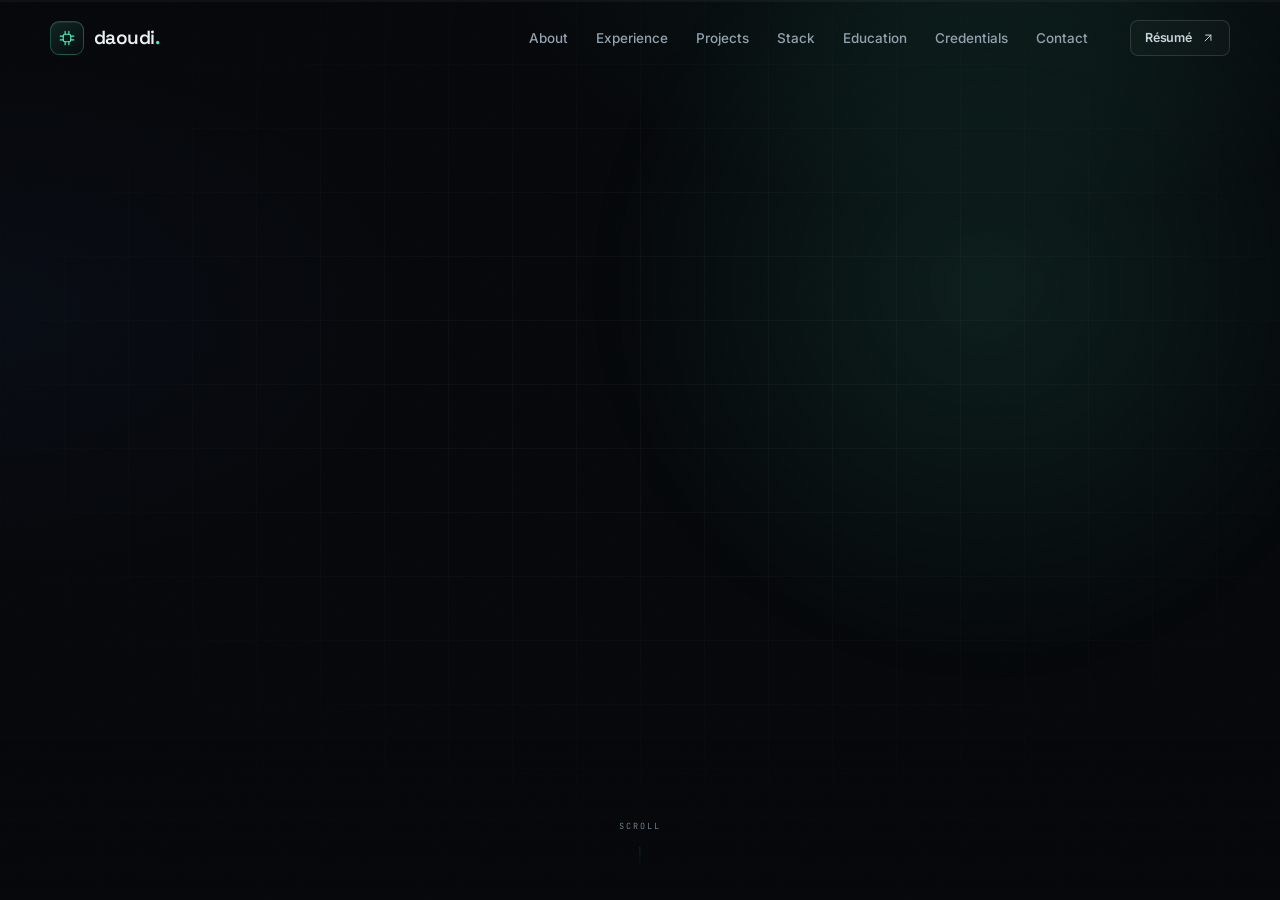
<file: projects/index.html>
<!doctype html>
<html lang="en">
<head>
<meta charset="utf-8">
<meta name="viewport" content="width=device-width, initial-scale=1">
<title>Projects — Daoudi Mohamed Yacine</title>
<meta name="robots" content="noindex">
<meta http-equiv="refresh" content="0; url=../index.html#projects">
<style>body{margin:0;background:#06080b;color:#eaf0f4;font:16px/1.6 system-ui,sans-serif;display:grid;place-items:center;min-height:100vh}main{text-align:center;padding:24px}a{color:#4becbb}</style>
</head>
<body>
<main>
  <p>Redirecting to the project index…</p>
  <p><a href="../index.html#projects">View all projects</a></p>
</main>
</body>
</html>
</file>
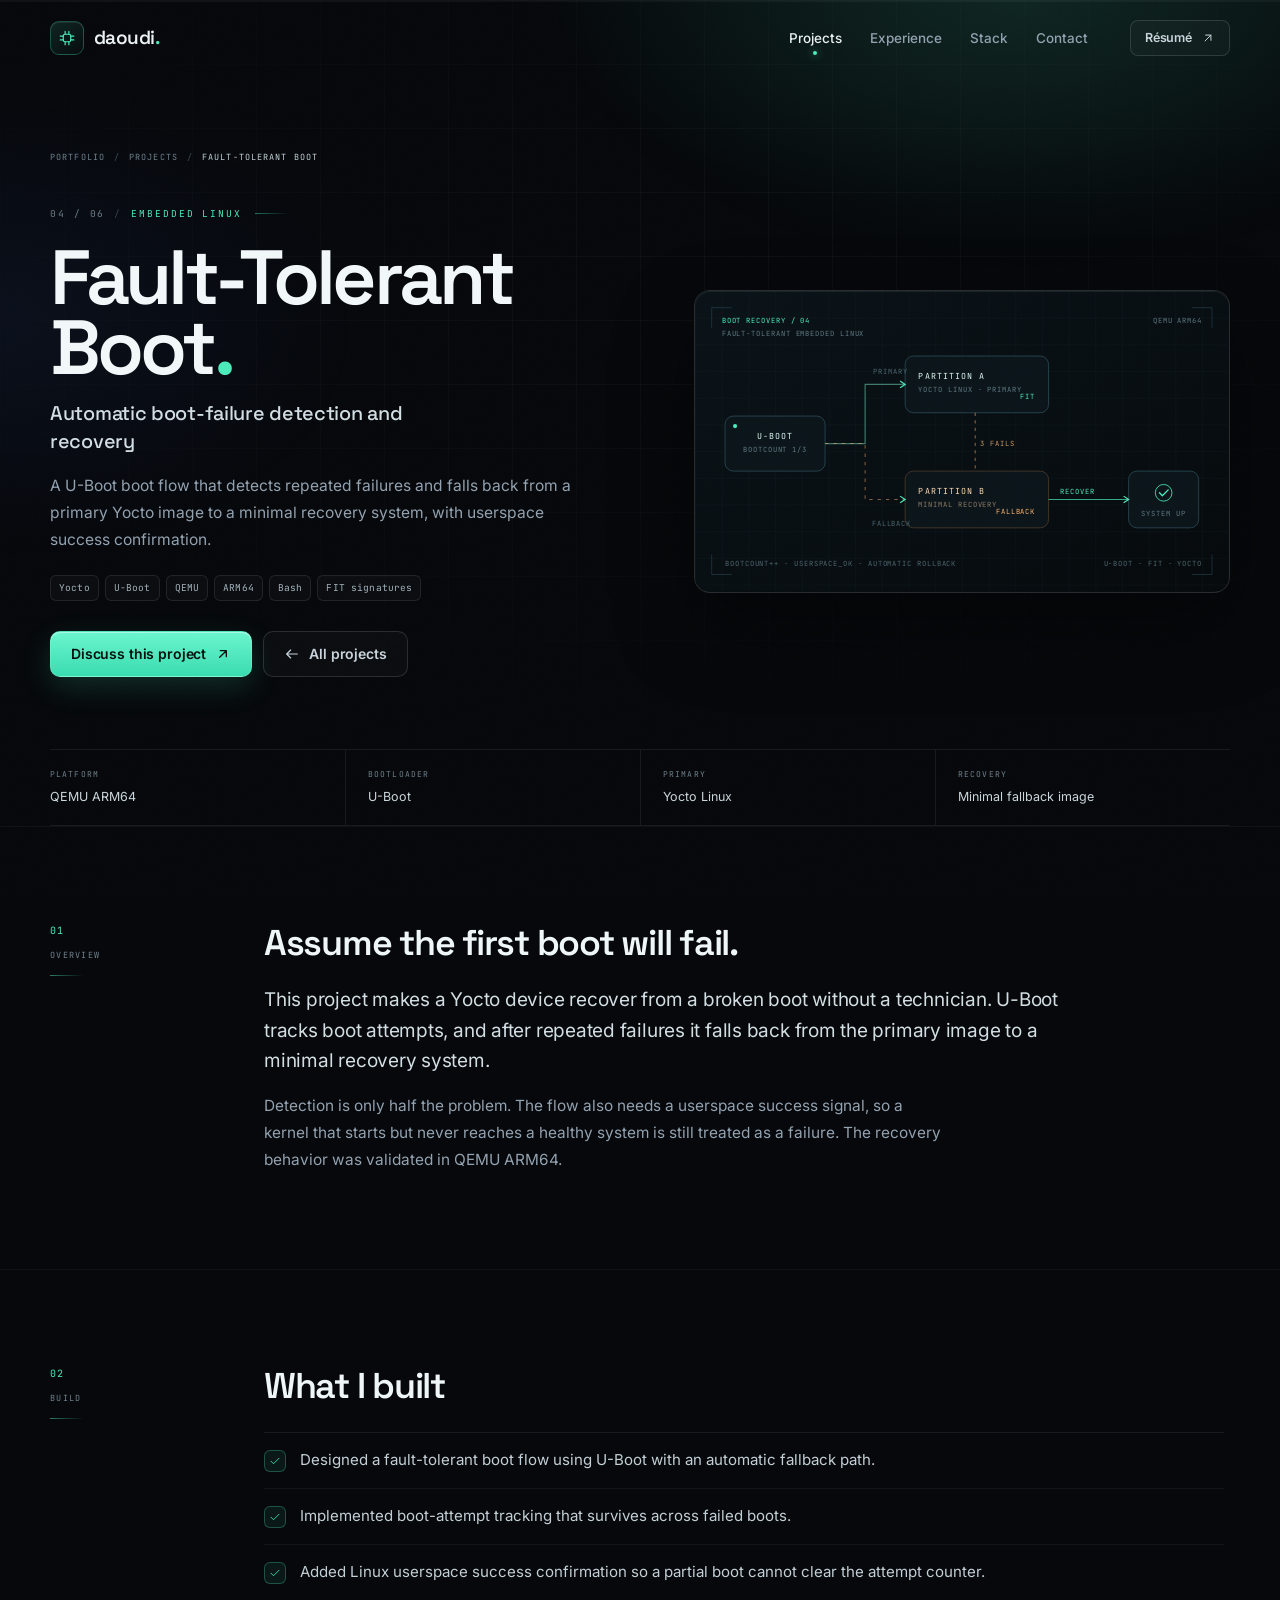
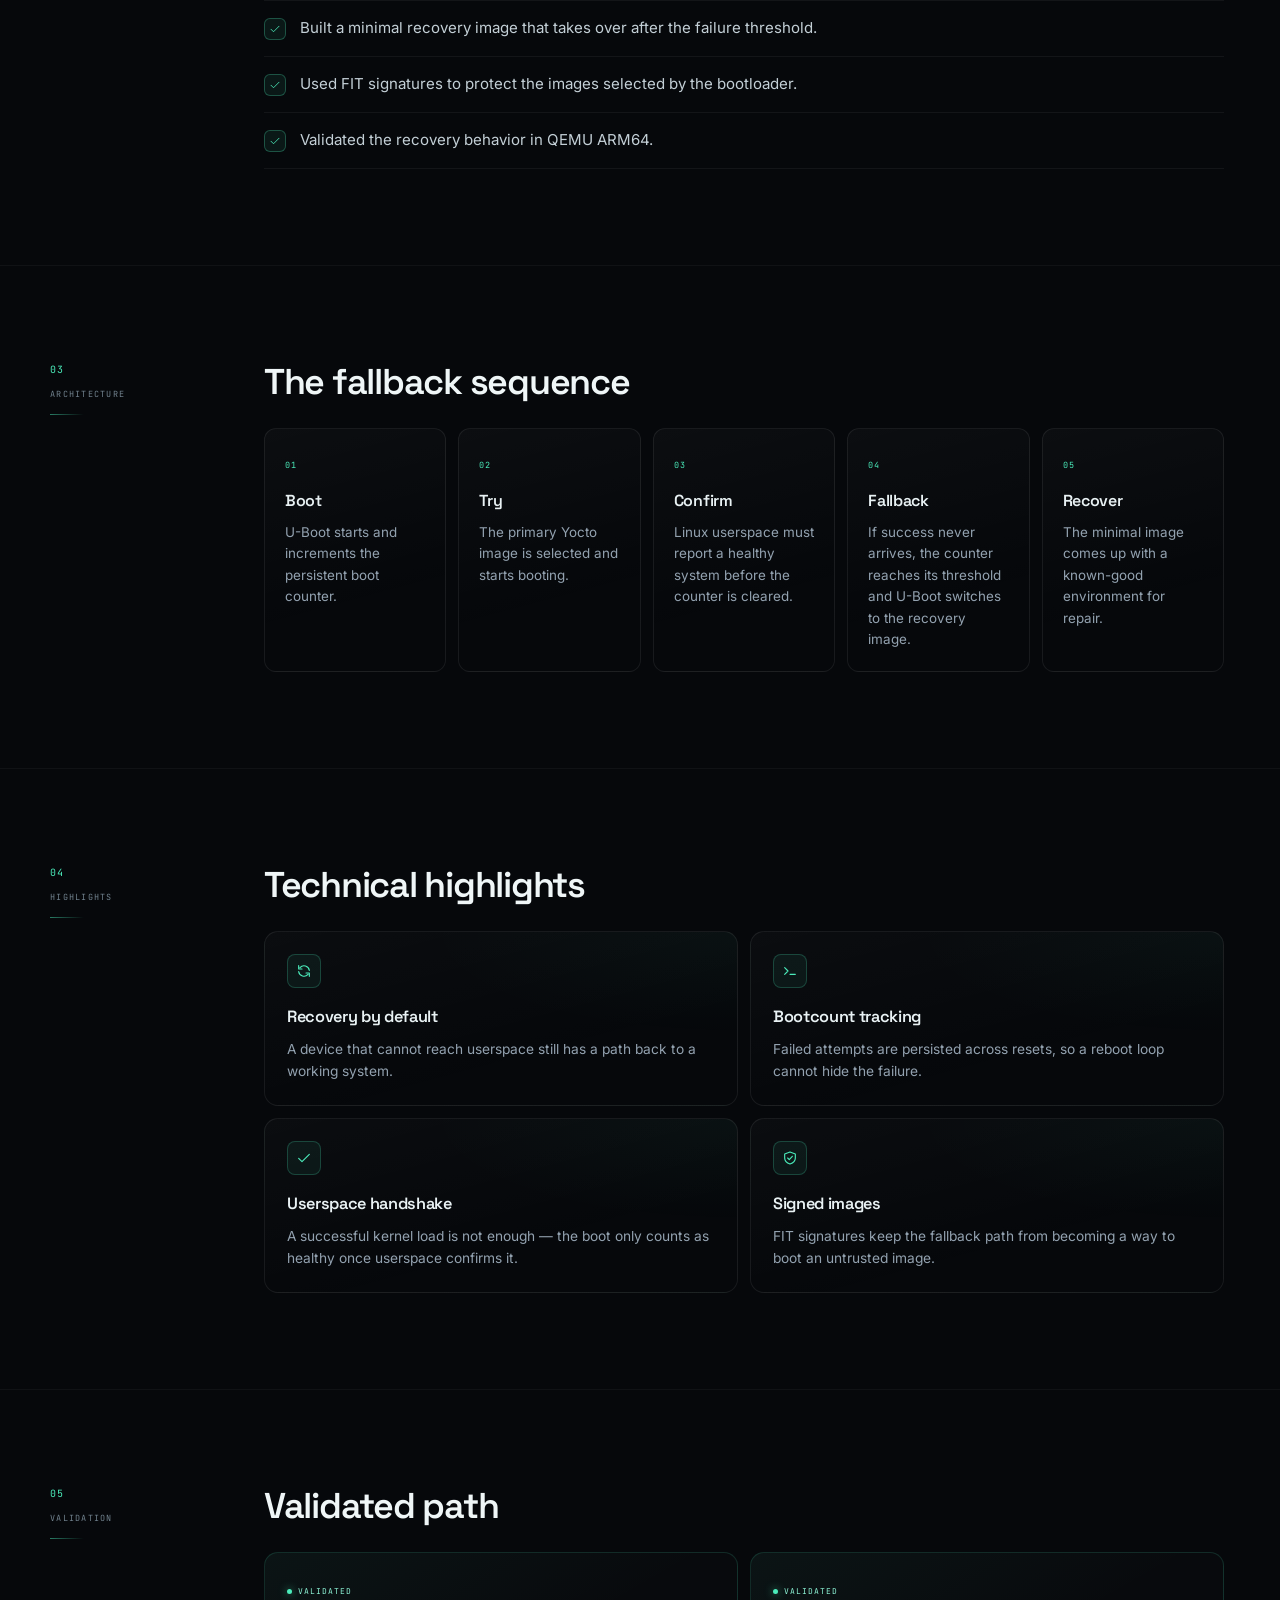
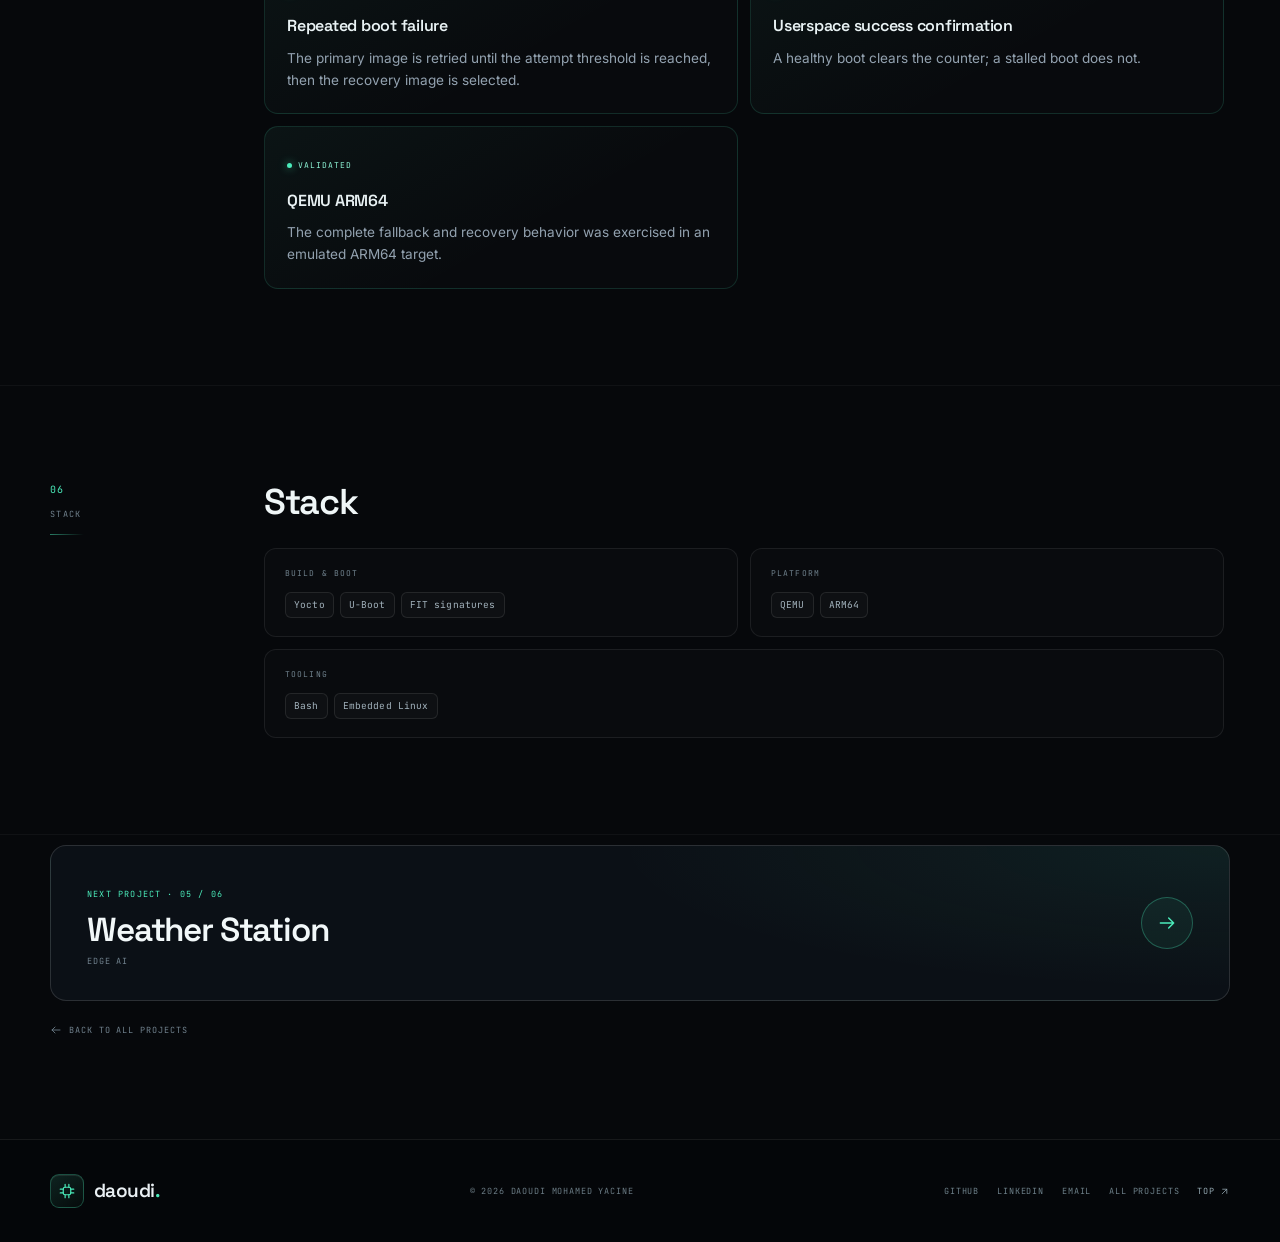
<file: projects/fault-tolerant-boot.html>
<!doctype html>
<html lang="en">
<head>
<meta charset="utf-8">
<meta name="viewport" content="width=device-width, initial-scale=1">
<title>Fault-Tolerant Boot — Automatic boot-failure detection and recovery | Daoudi Mohamed Yacine</title>
<meta name="description" content="A U-Boot boot flow that detects repeated failures and falls back from a primary Yocto image to a minimal recovery system, with userspace success confirmation.">
<meta name="author" content="Daoudi Mohamed Yacine">
<meta name="theme-color" content="#06080b">
<meta property="og:type" content="article">
<meta property="og:url" content="https://pycine.github.io/projects/fault-tolerant-boot.html">
<meta property="og:title" content="Fault-Tolerant Boot — Automatic boot-failure detection and recovery">
<meta property="og:description" content="A U-Boot boot flow that detects repeated failures and falls back from a primary Yocto image to a minimal recovery system, with userspace success confirmation.">
<meta property="og:image" content="https://pycine.github.io/assets/og.png">
<meta name="twitter:card" content="summary_large_image">
<meta name="twitter:title" content="Fault-Tolerant Boot — Automatic boot-failure detection and recovery">
<meta name="twitter:description" content="A U-Boot boot flow that detects repeated failures and falls back from a primary Yocto image to a minimal recovery system, with userspace success confirmation.">
<meta name="twitter:image" content="https://pycine.github.io/assets/og.png">
<link rel="canonical" href="https://pycine.github.io/projects/fault-tolerant-boot.html">
<link rel="icon" href="../assets/favicon.svg" type="image/svg+xml">
<link rel="preload" href="../assets/fonts/space-grotesk.woff2" as="font" type="font/woff2" crossorigin>
<link rel="preload" href="../assets/fonts/inter.woff2" as="font" type="font/woff2" crossorigin>
<link rel="preload" href="../assets/fonts/jetbrains-mono.woff2" as="font" type="font/woff2" crossorigin>
<link rel="stylesheet" href="../assets/css/styles.css">
<link rel="stylesheet" href="../assets/css/project.css">
<script>document.documentElement.classList.add('js');</script>
<script type="application/ld+json">
{
  "@context": "https://schema.org",
  "@type": "CreativeWork",
  "name": "Fault-Tolerant Boot",
  "description": "A U-Boot boot flow that detects repeated failures and falls back from a primary Yocto image to a minimal recovery system, with userspace success confirmation.",
  "author": {
    "@type": "Person",
    "name": "Daoudi Mohamed Yacine",
    "url": "https://pycine.github.io/"
  },
  "keywords": "Yocto, U-Boot, QEMU, ARM64, Bash, FIT signatures",
  "about": [
    "Yocto",
    "U-Boot",
    "QEMU",
    "ARM64",
    "Bash",
    "FIT signatures"
  ]
}
</script>
</head>
<body id="top" class="case-page">

<a class="skip-link" href="#main">Skip to content</a>

<svg class="svg-sprite" aria-hidden="true" focusable="false" xmlns="http://www.w3.org/2000/svg">
  <symbol id="i-arrow-up-right" viewBox="0 0 24 24"><path d="M7 17 17 7M8 7h9v9"/></symbol>
  <symbol id="i-arrow-right" viewBox="0 0 24 24"><path d="M4 12h16m-6-6 6 6-6 6"/></symbol>
  <symbol id="i-arrow-left" viewBox="0 0 24 24"><path d="M20 12H4m6 6-6-6 6-6"/></symbol>
  <symbol id="i-download" viewBox="0 0 24 24"><path d="M12 3v12m0 0 4-4m-4 4-4-4M5 21h14"/></symbol>
  <symbol id="i-menu" viewBox="0 0 24 24"><path d="M4 8h16M4 16h16"/></symbol>
  <symbol id="i-close" viewBox="0 0 24 24"><path d="m6 6 12 12M18 6 6 18"/></symbol>
  <symbol id="i-chip" viewBox="0 0 24 24"><rect x="7" y="7" width="10" height="10" rx="2.5"/><path d="M9.5 3v4M14.5 3v4M9.5 17v4M14.5 17v4M3 9.5h4M3 14.5h4M17 9.5h4M17 14.5h4"/></symbol>
  <symbol id="i-check" viewBox="0 0 24 24"><path d="m4 12.5 5 5L20 6.5"/></symbol>
  <symbol id="i-github" viewBox="0 0 24 24"><path d="M12 .5C5.73.5.5 5.73.5 12a11.5 11.5 0 0 0 7.86 10.92c.58.1.79-.25.79-.56v-2.17c-3.2.7-3.87-1.54-3.87-1.54-.52-1.33-1.28-1.68-1.28-1.68-1.05-.72.08-.7.08-.7 1.16.08 1.77 1.19 1.77 1.19 1.03 1.77 2.7 1.26 3.36.96.1-.75.4-1.26.73-1.55-2.55-.29-5.24-1.28-5.24-5.68 0-1.26.45-2.29 1.19-3.1-.12-.29-.52-1.46.11-3.05 0 0 .97-.31 3.18 1.18a11 11 0 0 1 5.79 0c2.2-1.49 3.17-1.18 3.17-1.18.63 1.59.23 2.76.12 3.05.74.81 1.18 1.84 1.18 3.1 0 4.41-2.69 5.38-5.25 5.67.41.36.78 1.06.78 2.15v3.19c0 .31.21.67.8.56A11.5 11.5 0 0 0 23.5 12C23.5 5.73 18.27.5 12 .5Z"/></symbol>
  <symbol id="i-linkedin" viewBox="0 0 24 24"><path d="M20.45 20.45h-3.55v-5.57c0-1.33-.03-3.04-1.85-3.04-1.85 0-2.14 1.45-2.14 2.94v5.67H9.35V9h3.41v1.56h.05c.48-.9 1.64-1.85 3.37-1.85 3.6 0 4.27 2.37 4.27 5.45v6.29ZM5.34 7.43a2.06 2.06 0 1 1 0-4.12 2.06 2.06 0 0 1 0 4.12ZM7.12 20.45H3.56V9h3.56v11.45Z"/></symbol>
  <symbol id="i-mail" viewBox="0 0 24 24"><rect x="3" y="5" width="18" height="14" rx="2.5"/><path d="m3.5 7.5 8.5 6 8.5-6"/></symbol>
  <symbol id="i-external" viewBox="0 0 24 24"><path d="M14 4h6v6M20 4l-9 9"/><path d="M18 14v5a1 1 0 0 1-1 1H5a1 1 0 0 1-1-1V7a1 1 0 0 1 1-1h5"/></symbol>
  <symbol id="i-shield" viewBox="0 0 24 24"><path d="M12 3 20 6v6c0 4.6-3.4 7.6-8 9-4.6-1.4-8-4.4-8-9V6l8-3Z"/><path d="m8.5 12 2.4 2.4 4.6-5"/></symbol>
  <symbol id="i-refresh" viewBox="0 0 24 24"><path d="M20 11a8 8 0 0 0-14-4M4 4v5h5M4 13a8 8 0 0 0 14 4M20 20v-5h-5"/></symbol>
  <symbol id="i-cloud" viewBox="0 0 24 24"><path d="M7 18a4.5 4.5 0 0 1-.6-9A6 6 0 0 1 19 10a3.5 3.5 0 0 1 0 8H7Z"/></symbol>
  <symbol id="i-lock" viewBox="0 0 24 24"><rect x="4" y="10" width="16" height="11" rx="2.5"/><path d="M8 10V7a4 4 0 0 1 8 0v3"/></symbol>
  <symbol id="i-database" viewBox="0 0 24 24"><ellipse cx="12" cy="5" rx="8" ry="3"/><path d="M4 5v7c0 1.7 3.6 3 8 3s8-1.3 8-3V5M4 12v7c0 1.7 3.6 3 8 3s8-1.3 8-3v-7"/></symbol>
  <symbol id="i-camera" viewBox="0 0 24 24"><path d="M4 8h3l1.5-2h7L17 8h3v10H4V8Z"/><circle cx="12" cy="13" r="3"/></symbol>
  <symbol id="i-upload" viewBox="0 0 24 24"><path d="M12 16V4m0 0L7 9m5-5 5 5M5 20h14"/></symbol>
  <symbol id="i-code" viewBox="0 0 24 24"><path d="m8 8-4 4 4 4M16 8l4 4-4 4M14 4l-4 16"/></symbol>
  <symbol id="i-layers" viewBox="0 0 24 24"><path d="m12 3 9 5-9 5-9-5 9-5Z"/><path d="m3 12.5 9 5 9-5M3 16.5l9 5 9-5"/></symbol>
  <symbol id="i-nodes" viewBox="0 0 24 24"><circle cx="12" cy="5" r="2.2"/><circle cx="5" cy="18" r="2.2"/><circle cx="19" cy="18" r="2.2"/><path d="M10.5 6.8 6.5 16M13.5 6.8 17.5 16M7 18h10"/></symbol>
  <symbol id="i-radio" viewBox="0 0 24 24"><circle cx="12" cy="12" r="2"/><path d="M8.5 8.5a5 5 0 0 0 0 7M15.5 15.5a5 5 0 0 0 0-7M5.6 5.6a9 9 0 0 0 0 12.8M18.4 18.4a9 9 0 0 0 0-12.8"/></symbol>
  <symbol id="i-eye" viewBox="0 0 24 24"><path d="M2.5 12S6 5.8 12 5.8 21.5 12 21.5 12 18 18.2 12 18.2 2.5 12 2.5 12Z"/><circle cx="12" cy="12" r="3.2"/></symbol>
  <symbol id="i-terminal" viewBox="0 0 24 24"><path d="m4 7 5 5-5 5M12 17h8"/></symbol>
  <symbol id="i-bolt" viewBox="0 0 24 24"><path d="M13 2 4 14h7l-1 8 9-12h-7l1-8Z"/></symbol>
</svg>

<div class="scroll-progress" aria-hidden="true"><span></span></div>

<header class="site-header" id="site-header">
  <div class="container nav-inner">
    <a class="brand" href="../index.html" aria-label="Daoudi Mohamed Yacine — back to portfolio">
      <span class="brand-mark" aria-hidden="true"><svg class="icon" viewBox="0 0 24 24" aria-hidden="true"><use href="#i-chip"/></svg></span>
      <span class="brand-text">daoudi<span class="brand-dot">.</span></span>
    </a>

    <nav class="nav-links" aria-label="Primary">
      <a href="../index.html#projects" class="is-active" aria-current="location">Projects</a>
      <a href="../index.html#experience">Experience</a>
      <a href="../index.html#skills">Stack</a>
      <a href="../index.html#contact">Contact</a>
    </nav>

    <div class="nav-actions">
      <a class="btn btn-ghost btn-sm nav-resume" href="../assets/resume.pdf" target="_blank" rel="noopener">
        Résumé <svg class="icon" viewBox="0 0 24 24" aria-hidden="true"><use href="#i-arrow-up-right"/></svg>
      </a>
      <button class="menu-toggle" type="button" aria-expanded="false" aria-controls="mobile-menu" aria-label="Open menu">
        <svg class="icon menu-icon" viewBox="0 0 24 24" aria-hidden="true"><use href="#i-menu"/></svg>
        <svg class="icon close-icon" viewBox="0 0 24 24" aria-hidden="true"><use href="#i-close"/></svg>
      </button>
    </div>
  </div>

  <div class="mobile-menu" id="mobile-menu">
    <nav aria-label="Mobile">
      <a href="../index.html"><span>00</span>Home</a>
      <a href="../index.html#projects"><span>01</span>Projects</a>
      <a href="../index.html#experience"><span>02</span>Experience</a>
      <a href="../index.html#skills"><span>03</span>Stack</a>
      <a href="../index.html#contact"><span>04</span>Contact</a>
    </nav>
    <a class="btn btn-primary mobile-resume" href="../assets/resume.pdf" target="_blank" rel="noopener">
      Download résumé <svg class="icon" viewBox="0 0 24 24" aria-hidden="true"><use href="#i-download"/></svg>
    </a>
  </div>
</header>

<main id="main">

  <section class="case-hero" aria-labelledby="case-title">
    <div class="container">
      <nav class="breadcrumb" aria-label="Breadcrumb">
        <a href="../index.html">Portfolio</a>
        <span class="crumb-sep" aria-hidden="true">/</span>
        <a href="../index.html#projects">Projects</a>
        <span class="crumb-sep" aria-hidden="true">/</span>
        <span aria-current="page">Fault-Tolerant Boot</span>
      </nav>

      <div class="case-hero-grid">
        <div class="case-copy" data-reveal>
          <p class="kicker"><span class="kicker-num">04 / 06</span><span class="kicker-slash">/</span> Embedded Linux</p>
          <h1 id="case-title">Fault-Tolerant Boot<span class="accent-dot">.</span></h1>
          <p class="case-sub">Automatic boot-failure detection and recovery</p>
          <p class="case-summary">A U-Boot boot flow that detects repeated failures and falls back from a primary Yocto image to a minimal recovery system, with userspace success confirmation.</p>
          <ul class="chip-list"><li class="chip">Yocto</li><li class="chip">U-Boot</li><li class="chip">QEMU</li><li class="chip">ARM64</li><li class="chip">Bash</li><li class="chip">FIT signatures</li></ul>
          <div class="case-actions">
            <a class="btn btn-primary" href="mailto:mohamedyacine.daoudi@proton.me?subject=Fault-Tolerant%20Boot%20%E2%80%94%20portfolio%20question">Discuss this project <svg class="icon" viewBox="0 0 24 24" aria-hidden="true"><use href="#i-arrow-up-right"/></svg></a>
            <a class="btn btn-ghost" href="../index.html#projects"><svg class="icon" viewBox="0 0 24 24" aria-hidden="true"><use href="#i-arrow-left"/></svg> All projects</a>
          </div>
        </div>

        <div class="case-art" data-reveal style="--d:.12s">
          <svg class="art-svg" viewBox="0 0 640 360" role="img" aria-label="Diagram of a fault-tolerant boot flow where U-Boot falls back from a primary Yocto partition to a minimal recovery partition">
              <defs>
                <linearGradient id="ft-bg" x1="0" y1="0" x2="1" y2="1"><stop offset="0" stop-color="#0a1318"/><stop offset="1" stop-color="#060a0d"/></linearGradient>
                <pattern id="ft-grid" width="32" height="32" patternUnits="userSpaceOnUse"><path d="M32 0H0V32" fill="none" stroke="#15262d" stroke-width="1"/></pattern>
              </defs>
              <rect width="640" height="360" fill="url(#ft-bg)"/>
              <rect width="640" height="360" fill="url(#ft-grid)" opacity=".5"/>
              <g class="art-label">
                <text x="32" y="38" fill="#4becbb">BOOT RECOVERY / 04</text>
                <text x="32" y="54" fill="#5f7880">FAULT-TOLERANT EMBEDDED LINUX</text>
                <text x="608" y="38" text-anchor="end" fill="#5f7880">QEMU ARM64</text>
              </g>

              <!-- u-boot -->
              <rect x="36" y="150" width="120" height="66" rx="10" fill="#0b151a" stroke="#2b4a53"/>
              <text x="96" y="177" text-anchor="middle" class="art-label" fill="#dff7f0" style="font-size:10px">U-BOOT</text>
              <text x="96" y="193" text-anchor="middle" class="art-label" fill="#5f7880">BOOTCOUNT 1/3</text>
              <circle cx="48" cy="162" r="2.5" fill="#4becbb"/>

              <!-- partition A -->
              <rect x="252" y="78" width="172" height="68" rx="10" fill="#0b151a" stroke="#2b4a53"/>
              <text x="268" y="105" class="art-label" fill="#dff7f0" style="font-size:10px">PARTITION A</text>
              <text x="268" y="121" class="art-label" fill="#5f7880">YOCTO LINUX · PRIMARY</text>
              <text x="408" y="130" text-anchor="end" class="art-label" fill="#4becbb">FIT</text>

              <!-- partition B -->
              <rect x="252" y="216" width="172" height="68" rx="10" fill="#0b151a" stroke="#4a3a2b"/>
              <text x="268" y="243" class="art-label" fill="#ffd7ae" style="font-size:10px">PARTITION B</text>
              <text x="268" y="259" class="art-label" fill="#8a7a66">MINIMAL RECOVERY</text>
              <text x="408" y="268" text-anchor="end" class="art-label" fill="#ffb26b">FALLBACK</text>

              <!-- ok -->
              <rect x="520" y="216" width="84" height="68" rx="10" fill="#0b151a" stroke="#2b4a53"/>
              <circle cx="562" cy="242" r="10" fill="none" stroke="#4becbb"/>
              <path d="m557 242 3.5 3.5 7-7" fill="none" stroke="#4becbb" stroke-width="1.6" stroke-linecap="round" stroke-linejoin="round"/>
              <text x="562" y="270" text-anchor="middle" class="art-label" fill="#5f7880">SYSTEM UP</text>

              <!-- paths -->
              <path d="M156 183H204V112H252" fill="none" stroke="#3f7a6d" stroke-width="1.4"/>
              <path d="M156 183H204V250H252" fill="none" stroke="#ffb26b" stroke-opacity=".5" stroke-width="1.2" stroke-dasharray="4 6"/>
              <path d="M336 146V216" fill="none" stroke="#ffb26b" stroke-opacity=".55" stroke-width="1.2" stroke-dasharray="4 5" class="flow"/>
              <path d="M424 250H520" fill="none" stroke="#4becbb" stroke-opacity=".7" stroke-width="1.4"/>
              <g fill="none" stroke="#4becbb" stroke-width="1.4">
                <path d="m246 108 6 4-6 4M246 246l6 4-6 4M514 246l6 4-6 4"/>
              </g>
              <g class="art-label" fill="#4b656d">
                <text x="214" y="100">PRIMARY</text>
                <text x="212" y="282">FALLBACK</text>
                <text x="342" y="186" fill="#c9955d">3 FAILS</text>
                <text x="438" y="244" fill="#4becbb">RECOVER</text>
              </g>

              <text x="36" y="330" class="art-label" fill="#4b656d">BOOTCOUNT++ · USERSPACE_OK · AUTOMATIC ROLLBACK</text>
              <g class="art-label" fill="#4b656d">
                <text x="608" y="330" text-anchor="end">U-BOOT · FIT · YOCTO</text>
              </g>
              <g fill="none" stroke="#294650" opacity=".7">
                <path d="M20 44V20h24M596 20h24v24M20 316v24h24M620 316v24h-24"/>
              </g>
            </svg>
        </div>
      </div>

      <dl class="case-specs">
        <div><dt>Platform</dt><dd>QEMU ARM64</dd></div><div><dt>Bootloader</dt><dd>U-Boot</dd></div><div><dt>Primary</dt><dd>Yocto Linux</dd></div><div><dt>Recovery</dt><dd>Minimal fallback image</dd></div>
      </dl>
    </div>
  </section>

    <section class="case-section">
      <div class="container case-layout">
        <div class="case-rail"><span class="rail-num">01</span><span>Overview</span></div>
        <div class="case-content" data-reveal>
          <h2>Assume the first boot will fail.</h2><div class="case-prose"><p class="case-lead">This project makes a Yocto device recover from a broken boot without a technician. U-Boot tracks boot attempts, and after repeated failures it falls back from the primary image to a minimal recovery system.</p><p>Detection is only half the problem. The flow also needs a userspace success signal, so a kernel that starts but never reaches a healthy system is still treated as a failure. The recovery behavior was validated in QEMU ARM64.</p></div>
        </div>
      </div>
    </section>

    <section class="case-section">
      <div class="container case-layout">
        <div class="case-rail"><span class="rail-num">02</span><span>Build</span></div>
        <div class="case-content" data-reveal>
          <h2>What I built</h2><ul class="case-list"><li><span class="case-check"><svg class="icon" viewBox="0 0 24 24" aria-hidden="true"><use href="#i-check"/></svg></span><span>Designed a fault-tolerant boot flow using U-Boot with an automatic fallback path.</span></li><li><span class="case-check"><svg class="icon" viewBox="0 0 24 24" aria-hidden="true"><use href="#i-check"/></svg></span><span>Implemented boot-attempt tracking that survives across failed boots.</span></li><li><span class="case-check"><svg class="icon" viewBox="0 0 24 24" aria-hidden="true"><use href="#i-check"/></svg></span><span>Added Linux userspace success confirmation so a partial boot cannot clear the attempt counter.</span></li><li><span class="case-check"><svg class="icon" viewBox="0 0 24 24" aria-hidden="true"><use href="#i-check"/></svg></span><span>Built a minimal recovery image that takes over after the failure threshold.</span></li><li><span class="case-check"><svg class="icon" viewBox="0 0 24 24" aria-hidden="true"><use href="#i-check"/></svg></span><span>Used FIT signatures to protect the images selected by the bootloader.</span></li><li><span class="case-check"><svg class="icon" viewBox="0 0 24 24" aria-hidden="true"><use href="#i-check"/></svg></span><span>Validated the recovery behavior in QEMU ARM64.</span></li></ul>
        </div>
      </div>
    </section>

    <section class="case-section">
      <div class="container case-layout">
        <div class="case-rail"><span class="rail-num">03</span><span>Architecture</span></div>
        <div class="case-content" data-reveal>
          <h2>The fallback sequence</h2><div class="flow-grid flow-grid--5"><article class="flow-step"><span class="flow-num">01</span><h3>Boot</h3><p>U-Boot starts and increments the persistent boot counter.</p></article><article class="flow-step"><span class="flow-num">02</span><h3>Try</h3><p>The primary Yocto image is selected and starts booting.</p></article><article class="flow-step"><span class="flow-num">03</span><h3>Confirm</h3><p>Linux userspace must report a healthy system before the counter is cleared.</p></article><article class="flow-step"><span class="flow-num">04</span><h3>Fallback</h3><p>If success never arrives, the counter reaches its threshold and U-Boot switches to the recovery image.</p></article><article class="flow-step"><span class="flow-num">05</span><h3>Recover</h3><p>The minimal image comes up with a known-good environment for repair.</p></article></div>
        </div>
      </div>
    </section>

    <section class="case-section">
      <div class="container case-layout">
        <div class="case-rail"><span class="rail-num">04</span><span>Highlights</span></div>
        <div class="case-content" data-reveal>
          <h2>Technical highlights</h2><div class="highlight-grid"><article class="highlight-card"><span class="highlight-icon"><svg class="icon" viewBox="0 0 24 24" aria-hidden="true"><use href="#i-refresh"/></svg></span><h3>Recovery by default</h3><p>A device that cannot reach userspace still has a path back to a working system.</p></article><article class="highlight-card"><span class="highlight-icon"><svg class="icon" viewBox="0 0 24 24" aria-hidden="true"><use href="#i-terminal"/></svg></span><h3>Bootcount tracking</h3><p>Failed attempts are persisted across resets, so a reboot loop cannot hide the failure.</p></article><article class="highlight-card"><span class="highlight-icon"><svg class="icon" viewBox="0 0 24 24" aria-hidden="true"><use href="#i-check"/></svg></span><h3>Userspace handshake</h3><p>A successful kernel load is not enough — the boot only counts as healthy once userspace confirms it.</p></article><article class="highlight-card"><span class="highlight-icon"><svg class="icon" viewBox="0 0 24 24" aria-hidden="true"><use href="#i-shield"/></svg></span><h3>Signed images</h3><p>FIT signatures keep the fallback path from becoming a way to boot an untrusted image.</p></article></div>
        </div>
      </div>
    </section>

    <section class="case-section">
      <div class="container case-layout">
        <div class="case-rail"><span class="rail-num">05</span><span>Validation</span></div>
        <div class="case-content" data-reveal>
          <h2>Validated path</h2><div class="validation-grid"><article class="validation-card"><span class="validation-tag">Validated</span><h3>Repeated boot failure</h3><p>The primary image is retried until the attempt threshold is reached, then the recovery image is selected.</p></article><article class="validation-card"><span class="validation-tag">Validated</span><h3>Userspace success confirmation</h3><p>A healthy boot clears the counter; a stalled boot does not.</p></article><article class="validation-card"><span class="validation-tag">Validated</span><h3>QEMU ARM64</h3><p>The complete fallback and recovery behavior was exercised in an emulated ARM64 target.</p></article></div>
        </div>
      </div>
    </section>

    <section class="case-section">
      <div class="container case-layout">
        <div class="case-rail"><span class="rail-num">06</span><span>Stack</span></div>
        <div class="case-content" data-reveal>
          <h2>Stack</h2><div class="stack-grid"><div class="stack-group"><span class="stack-label">Build & boot</span><ul class="chip-list"><li class="chip">Yocto</li><li class="chip">U-Boot</li><li class="chip">FIT signatures</li></ul></div><div class="stack-group"><span class="stack-label">Platform</span><ul class="chip-list"><li class="chip">QEMU</li><li class="chip">ARM64</li></ul></div><div class="stack-group"><span class="stack-label">Tooling</span><ul class="chip-list"><li class="chip">Bash</li><li class="chip">Embedded Linux</li></ul></div></div>
        </div>
      </div>
    </section>

  <section class="case-section case-next-wrap">
    <div class="container">
      <a class="next-project" href="weather-station.html">
        <span class="next-copy">
          <span class="next-label">Next project · 05 / 06</span>
          <span class="next-title">Weather Station</span>
          <span class="next-category">Edge AI</span>
        </span>
        <span class="next-arrow"><svg class="icon" viewBox="0 0 24 24" aria-hidden="true"><use href="#i-arrow-right"/></svg></span>
      </a>
      <a class="case-back" href="../index.html#projects"><svg class="icon" viewBox="0 0 24 24" aria-hidden="true"><use href="#i-arrow-left"/></svg> Back to all projects</a>
    </div>
  </section>

</main>

<footer class="site-footer">
  <div class="container footer-inner">
    <a class="brand" href="../index.html" aria-label="Daoudi Mohamed Yacine — back to portfolio">
      <span class="brand-mark" aria-hidden="true"><svg class="icon" viewBox="0 0 24 24" aria-hidden="true"><use href="#i-chip"/></svg></span>
      <span class="brand-text">daoudi<span class="brand-dot">.</span></span>
    </a>
    <p class="footer-note">© <span id="year">2026</span> Daoudi Mohamed Yacine</p>
    <nav class="footer-links" aria-label="Footer">
      <a href="https://github.com/pycine" target="_blank" rel="noopener">GitHub</a>
      <a href="https://www.linkedin.com/in/daoudi-med-yacine" target="_blank" rel="noopener">LinkedIn</a>
      <a href="mailto:mohamedyacine.daoudi@proton.me">Email</a>
      <a href="../index.html#projects">All projects</a>
      <a href="#top" class="back-top">Top <svg class="icon" viewBox="0 0 24 24" aria-hidden="true"><use href="#i-arrow-up-right"/></svg></a>
    </nav>
  </div>
</footer>

<script src="../assets/js/main.js" defer></script>
</body>
</html>
</file>
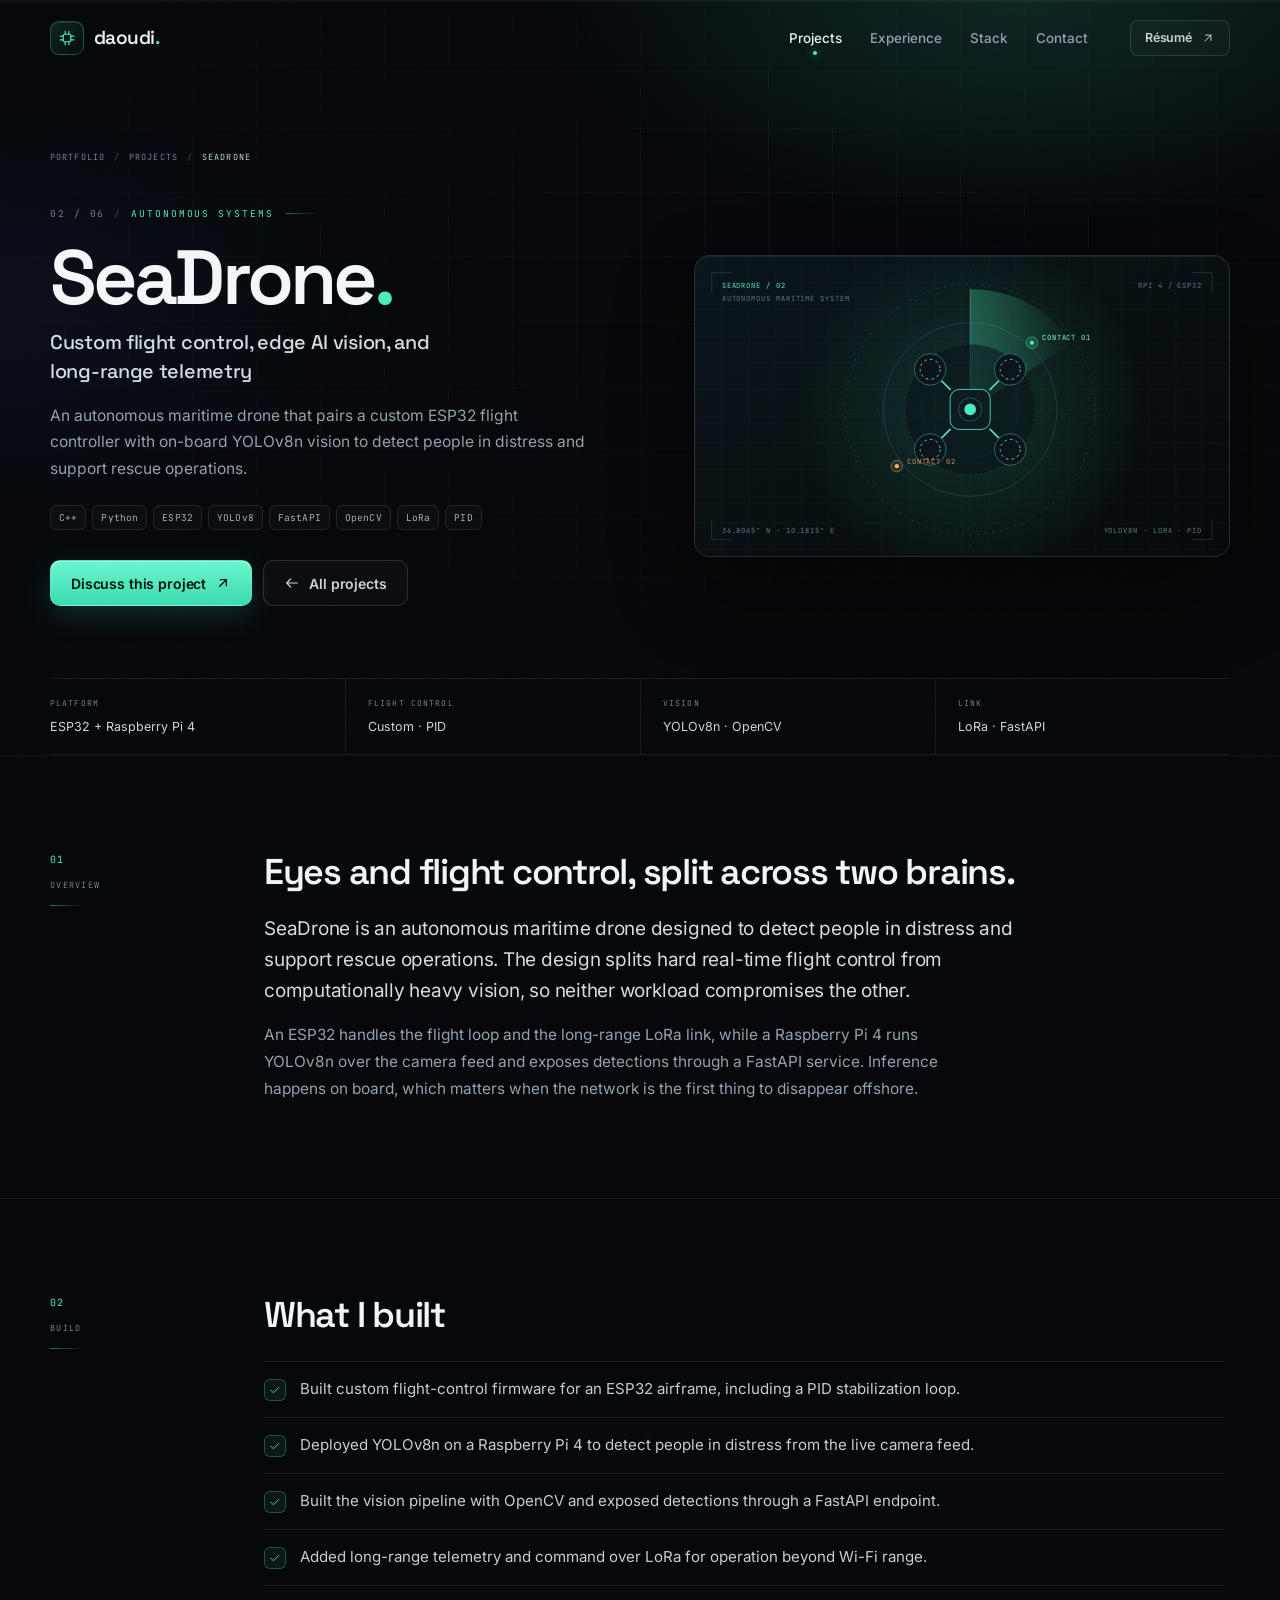
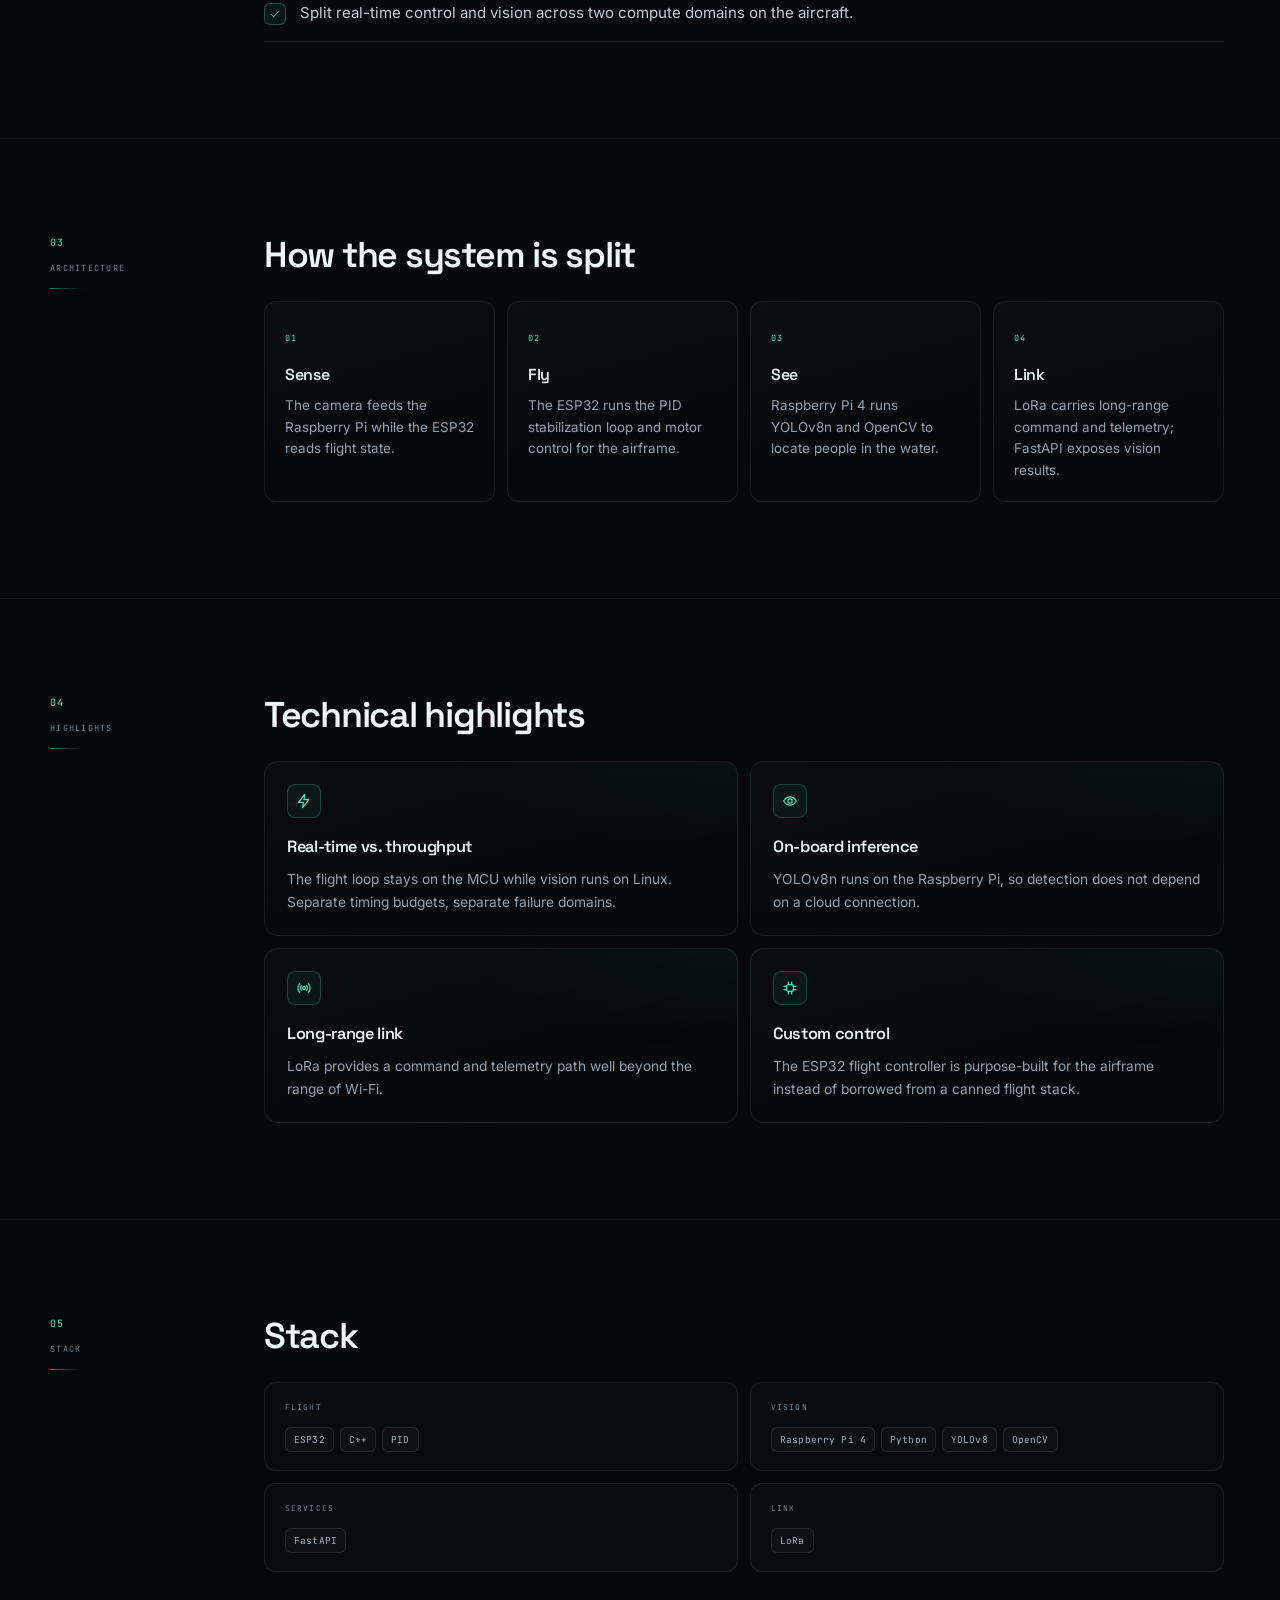
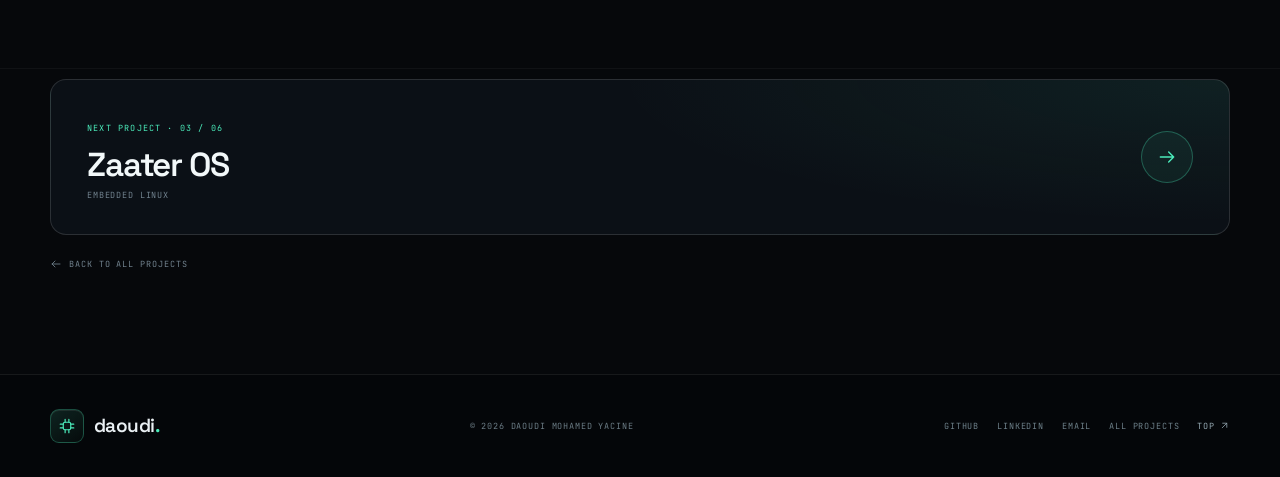
<file: projects/seadrone.html>
<!doctype html>
<html lang="en">
<head>
<meta charset="utf-8">
<meta name="viewport" content="width=device-width, initial-scale=1">
<title>SeaDrone — Custom flight control, edge AI vision, and long-range telemetry | Daoudi Mohamed Yacine</title>
<meta name="description" content="An autonomous maritime drone that pairs a custom ESP32 flight controller with on-board YOLOv8n vision to detect people in distress and support rescue operations.">
<meta name="author" content="Daoudi Mohamed Yacine">
<meta name="theme-color" content="#06080b">
<meta property="og:type" content="article">
<meta property="og:url" content="https://pycine.github.io/projects/seadrone.html">
<meta property="og:title" content="SeaDrone — Custom flight control, edge AI vision, and long-range telemetry">
<meta property="og:description" content="An autonomous maritime drone that pairs a custom ESP32 flight controller with on-board YOLOv8n vision to detect people in distress and support rescue operations.">
<meta property="og:image" content="https://pycine.github.io/assets/og.png">
<meta name="twitter:card" content="summary_large_image">
<meta name="twitter:title" content="SeaDrone — Custom flight control, edge AI vision, and long-range telemetry">
<meta name="twitter:description" content="An autonomous maritime drone that pairs a custom ESP32 flight controller with on-board YOLOv8n vision to detect people in distress and support rescue operations.">
<meta name="twitter:image" content="https://pycine.github.io/assets/og.png">
<link rel="canonical" href="https://pycine.github.io/projects/seadrone.html">
<link rel="icon" href="../assets/favicon.svg" type="image/svg+xml">
<link rel="preload" href="../assets/fonts/space-grotesk.woff2" as="font" type="font/woff2" crossorigin>
<link rel="preload" href="../assets/fonts/inter.woff2" as="font" type="font/woff2" crossorigin>
<link rel="preload" href="../assets/fonts/jetbrains-mono.woff2" as="font" type="font/woff2" crossorigin>
<link rel="stylesheet" href="../assets/css/styles.css">
<link rel="stylesheet" href="../assets/css/project.css">
<script>document.documentElement.classList.add('js');</script>
<script type="application/ld+json">
{
  "@context": "https://schema.org",
  "@type": "CreativeWork",
  "name": "SeaDrone",
  "description": "An autonomous maritime drone that pairs a custom ESP32 flight controller with on-board YOLOv8n vision to detect people in distress and support rescue operations.",
  "author": {
    "@type": "Person",
    "name": "Daoudi Mohamed Yacine",
    "url": "https://pycine.github.io/"
  },
  "keywords": "C++, Python, ESP32, YOLOv8, FastAPI, OpenCV, LoRa, PID",
  "about": [
    "C++",
    "Python",
    "ESP32",
    "YOLOv8",
    "FastAPI",
    "OpenCV",
    "LoRa",
    "PID"
  ]
}
</script>
</head>
<body id="top" class="case-page">

<a class="skip-link" href="#main">Skip to content</a>

<svg class="svg-sprite" aria-hidden="true" focusable="false" xmlns="http://www.w3.org/2000/svg">
  <symbol id="i-arrow-up-right" viewBox="0 0 24 24"><path d="M7 17 17 7M8 7h9v9"/></symbol>
  <symbol id="i-arrow-right" viewBox="0 0 24 24"><path d="M4 12h16m-6-6 6 6-6 6"/></symbol>
  <symbol id="i-arrow-left" viewBox="0 0 24 24"><path d="M20 12H4m6 6-6-6 6-6"/></symbol>
  <symbol id="i-download" viewBox="0 0 24 24"><path d="M12 3v12m0 0 4-4m-4 4-4-4M5 21h14"/></symbol>
  <symbol id="i-menu" viewBox="0 0 24 24"><path d="M4 8h16M4 16h16"/></symbol>
  <symbol id="i-close" viewBox="0 0 24 24"><path d="m6 6 12 12M18 6 6 18"/></symbol>
  <symbol id="i-chip" viewBox="0 0 24 24"><rect x="7" y="7" width="10" height="10" rx="2.5"/><path d="M9.5 3v4M14.5 3v4M9.5 17v4M14.5 17v4M3 9.5h4M3 14.5h4M17 9.5h4M17 14.5h4"/></symbol>
  <symbol id="i-check" viewBox="0 0 24 24"><path d="m4 12.5 5 5L20 6.5"/></symbol>
  <symbol id="i-github" viewBox="0 0 24 24"><path d="M12 .5C5.73.5.5 5.73.5 12a11.5 11.5 0 0 0 7.86 10.92c.58.1.79-.25.79-.56v-2.17c-3.2.7-3.87-1.54-3.87-1.54-.52-1.33-1.28-1.68-1.28-1.68-1.05-.72.08-.7.08-.7 1.16.08 1.77 1.19 1.77 1.19 1.03 1.77 2.7 1.26 3.36.96.1-.75.4-1.26.73-1.55-2.55-.29-5.24-1.28-5.24-5.68 0-1.26.45-2.29 1.19-3.1-.12-.29-.52-1.46.11-3.05 0 0 .97-.31 3.18 1.18a11 11 0 0 1 5.79 0c2.2-1.49 3.17-1.18 3.17-1.18.63 1.59.23 2.76.12 3.05.74.81 1.18 1.84 1.18 3.1 0 4.41-2.69 5.38-5.25 5.67.41.36.78 1.06.78 2.15v3.19c0 .31.21.67.8.56A11.5 11.5 0 0 0 23.5 12C23.5 5.73 18.27.5 12 .5Z"/></symbol>
  <symbol id="i-linkedin" viewBox="0 0 24 24"><path d="M20.45 20.45h-3.55v-5.57c0-1.33-.03-3.04-1.85-3.04-1.85 0-2.14 1.45-2.14 2.94v5.67H9.35V9h3.41v1.56h.05c.48-.9 1.64-1.85 3.37-1.85 3.6 0 4.27 2.37 4.27 5.45v6.29ZM5.34 7.43a2.06 2.06 0 1 1 0-4.12 2.06 2.06 0 0 1 0 4.12ZM7.12 20.45H3.56V9h3.56v11.45Z"/></symbol>
  <symbol id="i-mail" viewBox="0 0 24 24"><rect x="3" y="5" width="18" height="14" rx="2.5"/><path d="m3.5 7.5 8.5 6 8.5-6"/></symbol>
  <symbol id="i-external" viewBox="0 0 24 24"><path d="M14 4h6v6M20 4l-9 9"/><path d="M18 14v5a1 1 0 0 1-1 1H5a1 1 0 0 1-1-1V7a1 1 0 0 1 1-1h5"/></symbol>
  <symbol id="i-shield" viewBox="0 0 24 24"><path d="M12 3 20 6v6c0 4.6-3.4 7.6-8 9-4.6-1.4-8-4.4-8-9V6l8-3Z"/><path d="m8.5 12 2.4 2.4 4.6-5"/></symbol>
  <symbol id="i-refresh" viewBox="0 0 24 24"><path d="M20 11a8 8 0 0 0-14-4M4 4v5h5M4 13a8 8 0 0 0 14 4M20 20v-5h-5"/></symbol>
  <symbol id="i-cloud" viewBox="0 0 24 24"><path d="M7 18a4.5 4.5 0 0 1-.6-9A6 6 0 0 1 19 10a3.5 3.5 0 0 1 0 8H7Z"/></symbol>
  <symbol id="i-lock" viewBox="0 0 24 24"><rect x="4" y="10" width="16" height="11" rx="2.5"/><path d="M8 10V7a4 4 0 0 1 8 0v3"/></symbol>
  <symbol id="i-database" viewBox="0 0 24 24"><ellipse cx="12" cy="5" rx="8" ry="3"/><path d="M4 5v7c0 1.7 3.6 3 8 3s8-1.3 8-3V5M4 12v7c0 1.7 3.6 3 8 3s8-1.3 8-3v-7"/></symbol>
  <symbol id="i-camera" viewBox="0 0 24 24"><path d="M4 8h3l1.5-2h7L17 8h3v10H4V8Z"/><circle cx="12" cy="13" r="3"/></symbol>
  <symbol id="i-upload" viewBox="0 0 24 24"><path d="M12 16V4m0 0L7 9m5-5 5 5M5 20h14"/></symbol>
  <symbol id="i-code" viewBox="0 0 24 24"><path d="m8 8-4 4 4 4M16 8l4 4-4 4M14 4l-4 16"/></symbol>
  <symbol id="i-layers" viewBox="0 0 24 24"><path d="m12 3 9 5-9 5-9-5 9-5Z"/><path d="m3 12.5 9 5 9-5M3 16.5l9 5 9-5"/></symbol>
  <symbol id="i-nodes" viewBox="0 0 24 24"><circle cx="12" cy="5" r="2.2"/><circle cx="5" cy="18" r="2.2"/><circle cx="19" cy="18" r="2.2"/><path d="M10.5 6.8 6.5 16M13.5 6.8 17.5 16M7 18h10"/></symbol>
  <symbol id="i-radio" viewBox="0 0 24 24"><circle cx="12" cy="12" r="2"/><path d="M8.5 8.5a5 5 0 0 0 0 7M15.5 15.5a5 5 0 0 0 0-7M5.6 5.6a9 9 0 0 0 0 12.8M18.4 18.4a9 9 0 0 0 0-12.8"/></symbol>
  <symbol id="i-eye" viewBox="0 0 24 24"><path d="M2.5 12S6 5.8 12 5.8 21.5 12 21.5 12 18 18.2 12 18.2 2.5 12 2.5 12Z"/><circle cx="12" cy="12" r="3.2"/></symbol>
  <symbol id="i-terminal" viewBox="0 0 24 24"><path d="m4 7 5 5-5 5M12 17h8"/></symbol>
  <symbol id="i-bolt" viewBox="0 0 24 24"><path d="M13 2 4 14h7l-1 8 9-12h-7l1-8Z"/></symbol>
</svg>

<div class="scroll-progress" aria-hidden="true"><span></span></div>

<header class="site-header" id="site-header">
  <div class="container nav-inner">
    <a class="brand" href="../index.html" aria-label="Daoudi Mohamed Yacine — back to portfolio">
      <span class="brand-mark" aria-hidden="true"><svg class="icon" viewBox="0 0 24 24" aria-hidden="true"><use href="#i-chip"/></svg></span>
      <span class="brand-text">daoudi<span class="brand-dot">.</span></span>
    </a>

    <nav class="nav-links" aria-label="Primary">
      <a href="../index.html#projects" class="is-active" aria-current="location">Projects</a>
      <a href="../index.html#experience">Experience</a>
      <a href="../index.html#skills">Stack</a>
      <a href="../index.html#contact">Contact</a>
    </nav>

    <div class="nav-actions">
      <a class="btn btn-ghost btn-sm nav-resume" href="../assets/resume.pdf" target="_blank" rel="noopener">
        Résumé <svg class="icon" viewBox="0 0 24 24" aria-hidden="true"><use href="#i-arrow-up-right"/></svg>
      </a>
      <button class="menu-toggle" type="button" aria-expanded="false" aria-controls="mobile-menu" aria-label="Open menu">
        <svg class="icon menu-icon" viewBox="0 0 24 24" aria-hidden="true"><use href="#i-menu"/></svg>
        <svg class="icon close-icon" viewBox="0 0 24 24" aria-hidden="true"><use href="#i-close"/></svg>
      </button>
    </div>
  </div>

  <div class="mobile-menu" id="mobile-menu">
    <nav aria-label="Mobile">
      <a href="../index.html"><span>00</span>Home</a>
      <a href="../index.html#projects"><span>01</span>Projects</a>
      <a href="../index.html#experience"><span>02</span>Experience</a>
      <a href="../index.html#skills"><span>03</span>Stack</a>
      <a href="../index.html#contact"><span>04</span>Contact</a>
    </nav>
    <a class="btn btn-primary mobile-resume" href="../assets/resume.pdf" target="_blank" rel="noopener">
      Download résumé <svg class="icon" viewBox="0 0 24 24" aria-hidden="true"><use href="#i-download"/></svg>
    </a>
  </div>
</header>

<main id="main">

  <section class="case-hero" aria-labelledby="case-title">
    <div class="container">
      <nav class="breadcrumb" aria-label="Breadcrumb">
        <a href="../index.html">Portfolio</a>
        <span class="crumb-sep" aria-hidden="true">/</span>
        <a href="../index.html#projects">Projects</a>
        <span class="crumb-sep" aria-hidden="true">/</span>
        <span aria-current="page">SeaDrone</span>
      </nav>

      <div class="case-hero-grid">
        <div class="case-copy" data-reveal>
          <p class="kicker"><span class="kicker-num">02 / 06</span><span class="kicker-slash">/</span> Autonomous systems</p>
          <h1 id="case-title">SeaDrone<span class="accent-dot">.</span></h1>
          <p class="case-sub">Custom flight control, edge AI vision, and long-range telemetry</p>
          <p class="case-summary">An autonomous maritime drone that pairs a custom ESP32 flight controller with on-board YOLOv8n vision to detect people in distress and support rescue operations.</p>
          <ul class="chip-list"><li class="chip">C++</li><li class="chip">Python</li><li class="chip">ESP32</li><li class="chip">YOLOv8</li><li class="chip">FastAPI</li><li class="chip">OpenCV</li><li class="chip">LoRa</li><li class="chip">PID</li></ul>
          <div class="case-actions">
            <a class="btn btn-primary" href="mailto:mohamedyacine.daoudi@proton.me?subject=SeaDrone%20%E2%80%94%20portfolio%20question">Discuss this project <svg class="icon" viewBox="0 0 24 24" aria-hidden="true"><use href="#i-arrow-up-right"/></svg></a>
            <a class="btn btn-ghost" href="../index.html#projects"><svg class="icon" viewBox="0 0 24 24" aria-hidden="true"><use href="#i-arrow-left"/></svg> All projects</a>
          </div>
        </div>

        <div class="case-art" data-reveal style="--d:.12s">
          <svg class="art-svg" viewBox="0 0 640 360" role="img" aria-label="Radar-style illustration of the SeaDrone with four rotors and detected contact blips">
              <defs>
                <linearGradient id="sea-bg" x1="0" y1="0" x2="1" y2="1"><stop offset="0" stop-color="#0a151a"/><stop offset="1" stop-color="#060a0d"/></linearGradient>
                <radialGradient id="sea-glow" cx="50%" cy="50%" r="50%"><stop offset="0" stop-color="#4becbb" stop-opacity=".16"/><stop offset="1" stop-color="#4becbb" stop-opacity="0"/></radialGradient>
                <linearGradient id="sea-sweep" x1="0" y1="0" x2="1" y2="0"><stop offset="0" stop-color="#4becbb" stop-opacity=".3"/><stop offset="1" stop-color="#4becbb" stop-opacity="0"/></linearGradient>
                <pattern id="sea-grid" width="32" height="32" patternUnits="userSpaceOnUse"><path d="M32 0H0V32" fill="none" stroke="#162831" stroke-width="1"/></pattern>
              </defs>
              <rect width="640" height="360" fill="url(#sea-bg)"/>
              <rect width="640" height="360" fill="url(#sea-grid)" opacity=".5"/>
              <circle cx="330" cy="184" r="210" fill="url(#sea-glow)"/>
              <g fill="none" stroke="#294650" stroke-width="1">
                <circle cx="330" cy="184" r="150" stroke-dasharray="2 7"/>
                <circle cx="330" cy="184" r="104" opacity=".8"/>
                <circle cx="330" cy="184" r="58" opacity=".5"/>
                <path d="M330 16v336M162 184h336" stroke-dasharray="3 8" opacity=".55"/>
              </g>
              <g class="radar-sweep" style="transform-origin:330px 184px">
                <path d="M330 184 330 40 A144 144 0 0 1 452 104Z" fill="url(#sea-sweep)"/>
                <line x1="330" y1="184" x2="330" y2="40" stroke="#4becbb" stroke-opacity=".45"/>
              </g>
              <g>
                <circle cx="330" cy="184" r="78" fill="#081014" fill-opacity=".55" stroke="#1f3a43" stroke-dasharray="2 4"/>
                <path d="M292 146 306 160M368 146 354 160M292 222 306 208M368 222 354 208" stroke="#63f3cd" stroke-width="2" stroke-linecap="round" opacity=".9"/>
                <g fill="#0b1519" stroke="#3d756d">
                  <g><circle cx="282" cy="136" r="19"/><circle class="rotor-ring" cx="282" cy="136" r="12" fill="none" stroke="#7df5d4" stroke-dasharray="3 4"/></g>
                  <g><circle cx="378" cy="136" r="19"/><circle class="rotor-ring" cx="378" cy="136" r="12" fill="none" stroke="#7df5d4" stroke-dasharray="3 4"/></g>
                  <g><circle cx="282" cy="232" r="19"/><circle class="rotor-ring" cx="282" cy="232" r="12" fill="none" stroke="#7df5d4" stroke-dasharray="3 4"/></g>
                  <g><circle cx="378" cy="232" r="19"/><circle class="rotor-ring" cx="378" cy="232" r="12" fill="none" stroke="#7df5d4" stroke-dasharray="3 4"/></g>
                </g>
                <rect x="306" y="160" width="48" height="48" rx="11" fill="#0d1b20" stroke="#4becbb"/>
                <circle cx="330" cy="184" r="7" fill="#4becbb"/>
                <circle cx="330" cy="184" r="14" fill="none" stroke="#4becbb" stroke-opacity=".35"/>
              </g>
              <g>
                <circle class="ping" cx="404" cy="104" r="7" fill="#4becbb" fill-opacity=".15" stroke="#4becbb" stroke-opacity=".5"/>
                <circle cx="404" cy="104" r="2.5" fill="#4becbb"/>
                <text x="416" y="101" class="art-label" fill="#7df5d4">CONTACT 01</text>
                <circle class="ping" cx="242" cy="252" r="7" fill="#ffb26b" fill-opacity=".12" stroke="#ffb26b" stroke-opacity=".5"/>
                <circle cx="242" cy="252" r="2.5" fill="#ffb26b"/>
                <text x="254" y="249" class="art-label" fill="#c9955d">CONTACT 02</text>
              </g>
              <g class="art-label">
                <text x="32" y="38" fill="#4becbb">SEADRONE / 02</text>
                <text x="32" y="54" fill="#5f7880">AUTONOMOUS MARITIME SYSTEM</text>
                <text x="32" y="332" fill="#5f7880">36.8065° N · 10.1815° E</text>
                <text x="608" y="332" text-anchor="end" fill="#5f7880">YOLOV8N · LORA · PID</text>
                <text x="608" y="38" text-anchor="end" fill="#5f7880">RPI 4 / ESP32</text>
              </g>
              <g fill="none" stroke="#294650" opacity=".7">
                <path d="M20 44V20h24M596 20h24v24M20 316v24h24M620 316v24h-24"/>
              </g>
            </svg>
        </div>
      </div>

      <dl class="case-specs">
        <div><dt>Platform</dt><dd>ESP32 + Raspberry Pi 4</dd></div><div><dt>Flight control</dt><dd>Custom · PID</dd></div><div><dt>Vision</dt><dd>YOLOv8n · OpenCV</dd></div><div><dt>Link</dt><dd>LoRa · FastAPI</dd></div>
      </dl>
    </div>
  </section>

    <section class="case-section">
      <div class="container case-layout">
        <div class="case-rail"><span class="rail-num">01</span><span>Overview</span></div>
        <div class="case-content" data-reveal>
          <h2>Eyes and flight control, split across two brains.</h2><div class="case-prose"><p class="case-lead">SeaDrone is an autonomous maritime drone designed to detect people in distress and support rescue operations. The design splits hard real-time flight control from computationally heavy vision, so neither workload compromises the other.</p><p>An ESP32 handles the flight loop and the long-range LoRa link, while a Raspberry Pi 4 runs YOLOv8n over the camera feed and exposes detections through a FastAPI service. Inference happens on board, which matters when the network is the first thing to disappear offshore.</p></div>
        </div>
      </div>
    </section>

    <section class="case-section">
      <div class="container case-layout">
        <div class="case-rail"><span class="rail-num">02</span><span>Build</span></div>
        <div class="case-content" data-reveal>
          <h2>What I built</h2><ul class="case-list"><li><span class="case-check"><svg class="icon" viewBox="0 0 24 24" aria-hidden="true"><use href="#i-check"/></svg></span><span>Built custom flight-control firmware for an ESP32 airframe, including a PID stabilization loop.</span></li><li><span class="case-check"><svg class="icon" viewBox="0 0 24 24" aria-hidden="true"><use href="#i-check"/></svg></span><span>Deployed YOLOv8n on a Raspberry Pi 4 to detect people in distress from the live camera feed.</span></li><li><span class="case-check"><svg class="icon" viewBox="0 0 24 24" aria-hidden="true"><use href="#i-check"/></svg></span><span>Built the vision pipeline with OpenCV and exposed detections through a FastAPI endpoint.</span></li><li><span class="case-check"><svg class="icon" viewBox="0 0 24 24" aria-hidden="true"><use href="#i-check"/></svg></span><span>Added long-range telemetry and command over LoRa for operation beyond Wi-Fi range.</span></li><li><span class="case-check"><svg class="icon" viewBox="0 0 24 24" aria-hidden="true"><use href="#i-check"/></svg></span><span>Split real-time control and vision across two compute domains on the aircraft.</span></li></ul>
        </div>
      </div>
    </section>

    <section class="case-section">
      <div class="container case-layout">
        <div class="case-rail"><span class="rail-num">03</span><span>Architecture</span></div>
        <div class="case-content" data-reveal>
          <h2>How the system is split</h2><div class="flow-grid flow-grid--4"><article class="flow-step"><span class="flow-num">01</span><h3>Sense</h3><p>The camera feeds the Raspberry Pi while the ESP32 reads flight state.</p></article><article class="flow-step"><span class="flow-num">02</span><h3>Fly</h3><p>The ESP32 runs the PID stabilization loop and motor control for the airframe.</p></article><article class="flow-step"><span class="flow-num">03</span><h3>See</h3><p>Raspberry Pi 4 runs YOLOv8n and OpenCV to locate people in the water.</p></article><article class="flow-step"><span class="flow-num">04</span><h3>Link</h3><p>LoRa carries long-range command and telemetry; FastAPI exposes vision results.</p></article></div>
        </div>
      </div>
    </section>

    <section class="case-section">
      <div class="container case-layout">
        <div class="case-rail"><span class="rail-num">04</span><span>Highlights</span></div>
        <div class="case-content" data-reveal>
          <h2>Technical highlights</h2><div class="highlight-grid"><article class="highlight-card"><span class="highlight-icon"><svg class="icon" viewBox="0 0 24 24" aria-hidden="true"><use href="#i-bolt"/></svg></span><h3>Real-time vs. throughput</h3><p>The flight loop stays on the MCU while vision runs on Linux. Separate timing budgets, separate failure domains.</p></article><article class="highlight-card"><span class="highlight-icon"><svg class="icon" viewBox="0 0 24 24" aria-hidden="true"><use href="#i-eye"/></svg></span><h3>On-board inference</h3><p>YOLOv8n runs on the Raspberry Pi, so detection does not depend on a cloud connection.</p></article><article class="highlight-card"><span class="highlight-icon"><svg class="icon" viewBox="0 0 24 24" aria-hidden="true"><use href="#i-radio"/></svg></span><h3>Long-range link</h3><p>LoRa provides a command and telemetry path well beyond the range of Wi-Fi.</p></article><article class="highlight-card"><span class="highlight-icon"><svg class="icon" viewBox="0 0 24 24" aria-hidden="true"><use href="#i-chip"/></svg></span><h3>Custom control</h3><p>The ESP32 flight controller is purpose-built for the airframe instead of borrowed from a canned flight stack.</p></article></div>
        </div>
      </div>
    </section>

    <section class="case-section">
      <div class="container case-layout">
        <div class="case-rail"><span class="rail-num">05</span><span>Stack</span></div>
        <div class="case-content" data-reveal>
          <h2>Stack</h2><div class="stack-grid"><div class="stack-group"><span class="stack-label">Flight</span><ul class="chip-list"><li class="chip">ESP32</li><li class="chip">C++</li><li class="chip">PID</li></ul></div><div class="stack-group"><span class="stack-label">Vision</span><ul class="chip-list"><li class="chip">Raspberry Pi 4</li><li class="chip">Python</li><li class="chip">YOLOv8</li><li class="chip">OpenCV</li></ul></div><div class="stack-group"><span class="stack-label">Services</span><ul class="chip-list"><li class="chip">FastAPI</li></ul></div><div class="stack-group"><span class="stack-label">Link</span><ul class="chip-list"><li class="chip">LoRa</li></ul></div></div>
        </div>
      </div>
    </section>

  <section class="case-section case-next-wrap">
    <div class="container">
      <a class="next-project" href="zaater-os.html">
        <span class="next-copy">
          <span class="next-label">Next project · 03 / 06</span>
          <span class="next-title">Zaater OS</span>
          <span class="next-category">Embedded Linux</span>
        </span>
        <span class="next-arrow"><svg class="icon" viewBox="0 0 24 24" aria-hidden="true"><use href="#i-arrow-right"/></svg></span>
      </a>
      <a class="case-back" href="../index.html#projects"><svg class="icon" viewBox="0 0 24 24" aria-hidden="true"><use href="#i-arrow-left"/></svg> Back to all projects</a>
    </div>
  </section>

</main>

<footer class="site-footer">
  <div class="container footer-inner">
    <a class="brand" href="../index.html" aria-label="Daoudi Mohamed Yacine — back to portfolio">
      <span class="brand-mark" aria-hidden="true"><svg class="icon" viewBox="0 0 24 24" aria-hidden="true"><use href="#i-chip"/></svg></span>
      <span class="brand-text">daoudi<span class="brand-dot">.</span></span>
    </a>
    <p class="footer-note">© <span id="year">2026</span> Daoudi Mohamed Yacine</p>
    <nav class="footer-links" aria-label="Footer">
      <a href="https://github.com/pycine" target="_blank" rel="noopener">GitHub</a>
      <a href="https://www.linkedin.com/in/daoudi-med-yacine" target="_blank" rel="noopener">LinkedIn</a>
      <a href="mailto:mohamedyacine.daoudi@proton.me">Email</a>
      <a href="../index.html#projects">All projects</a>
      <a href="#top" class="back-top">Top <svg class="icon" viewBox="0 0 24 24" aria-hidden="true"><use href="#i-arrow-up-right"/></svg></a>
    </nav>
  </div>
</footer>

<script src="../assets/js/main.js" defer></script>
</body>
</html>
</file>
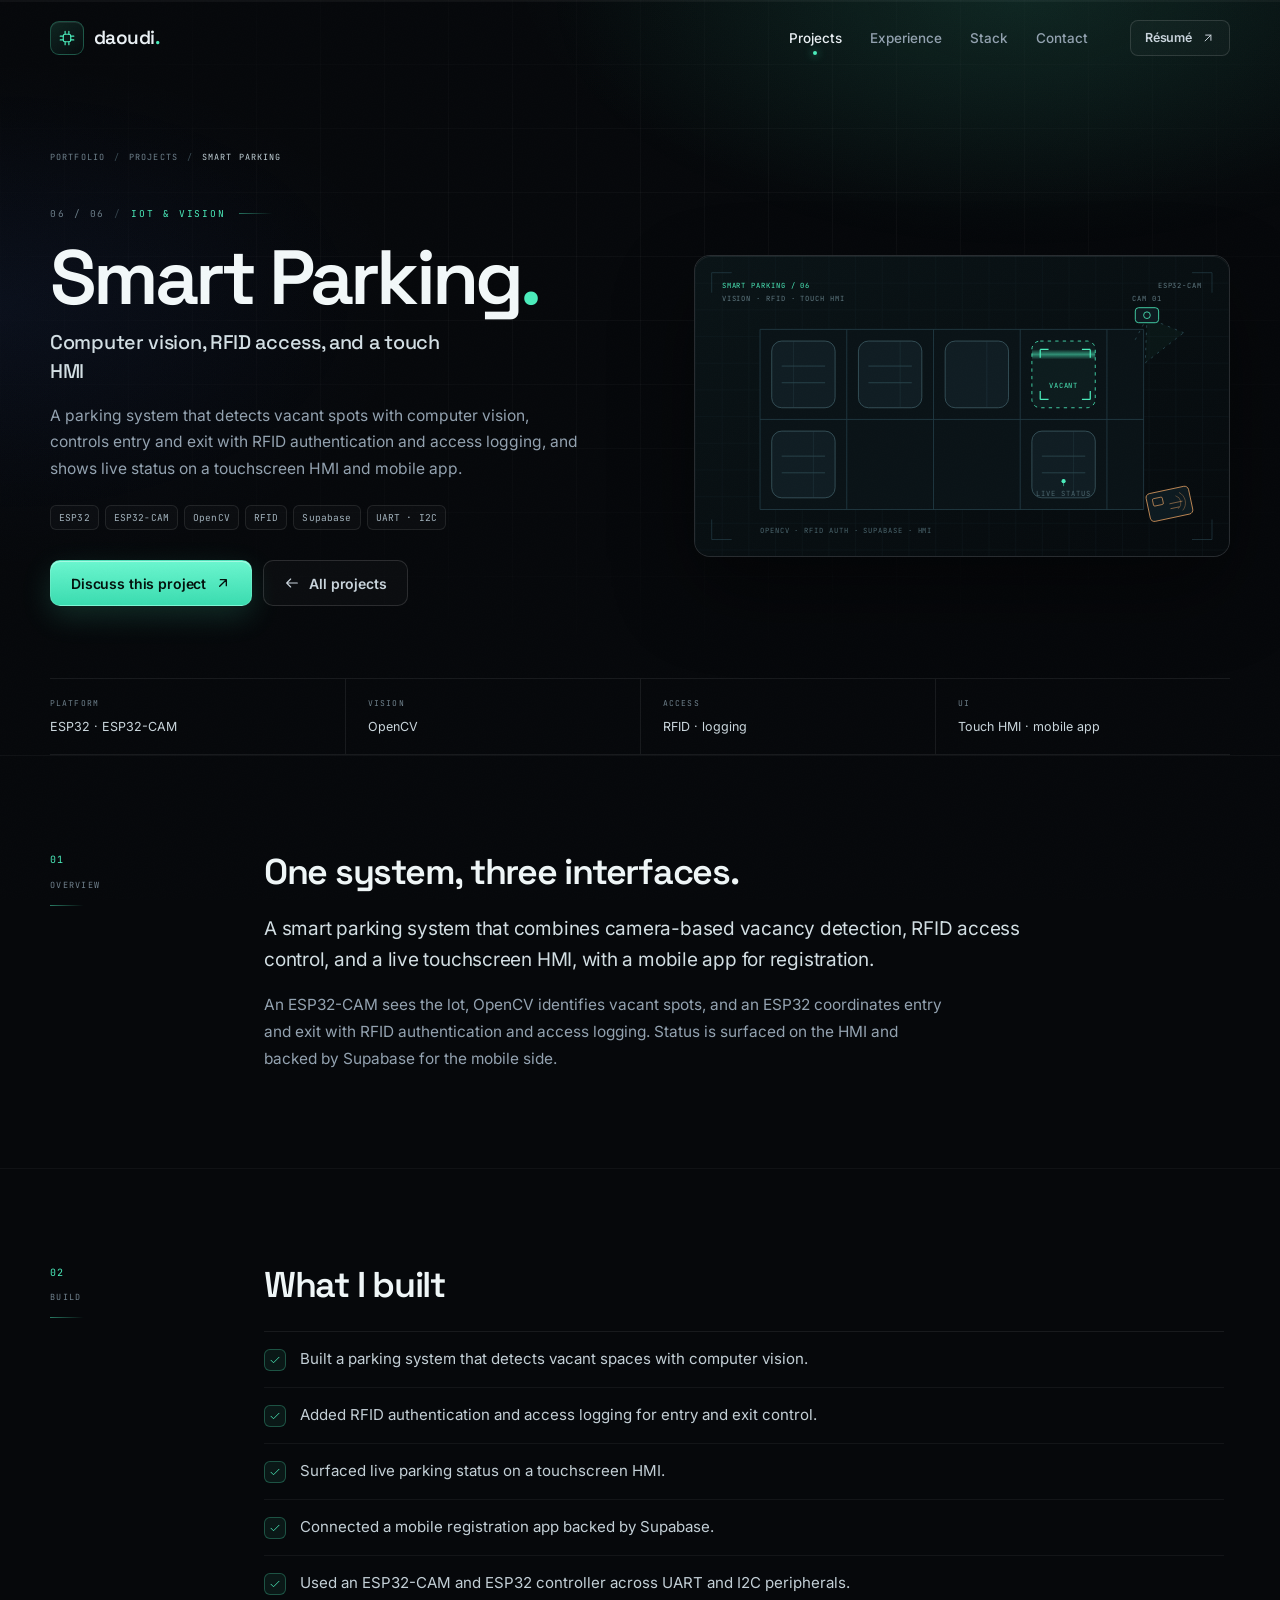
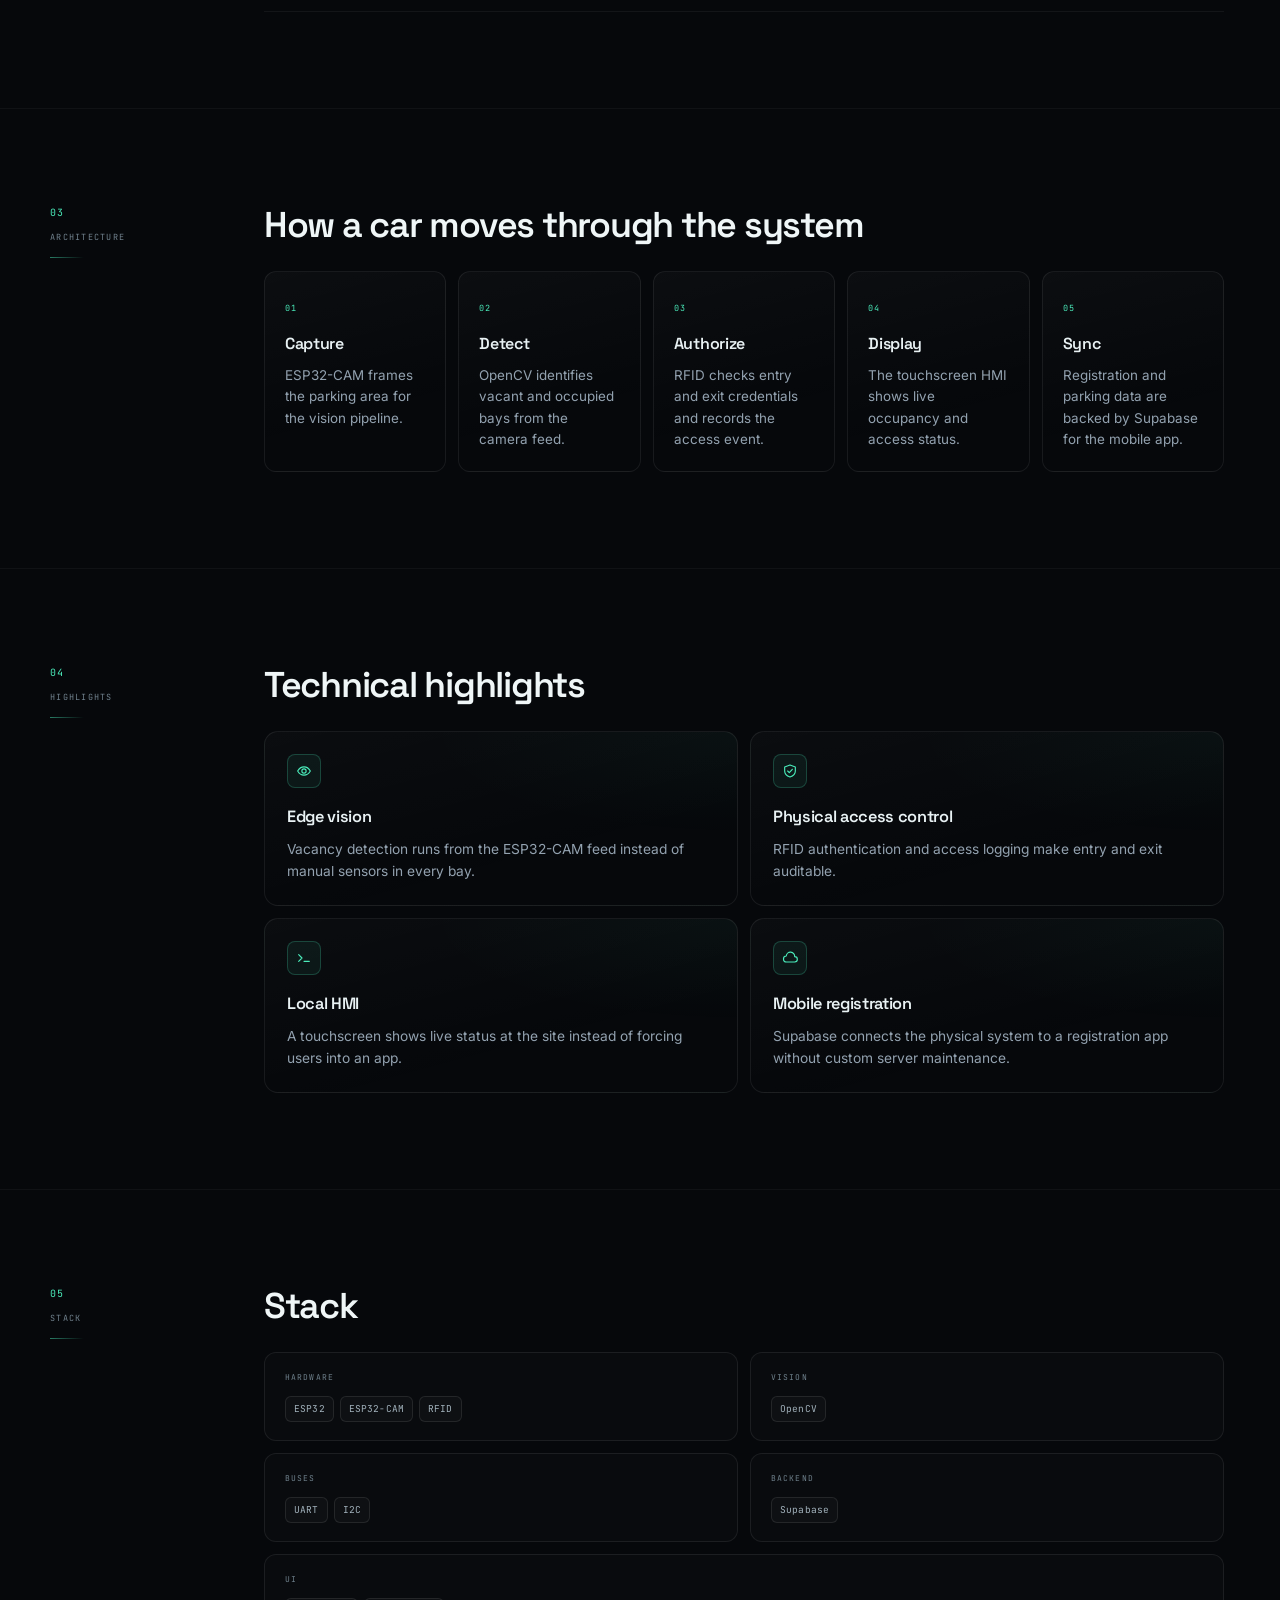
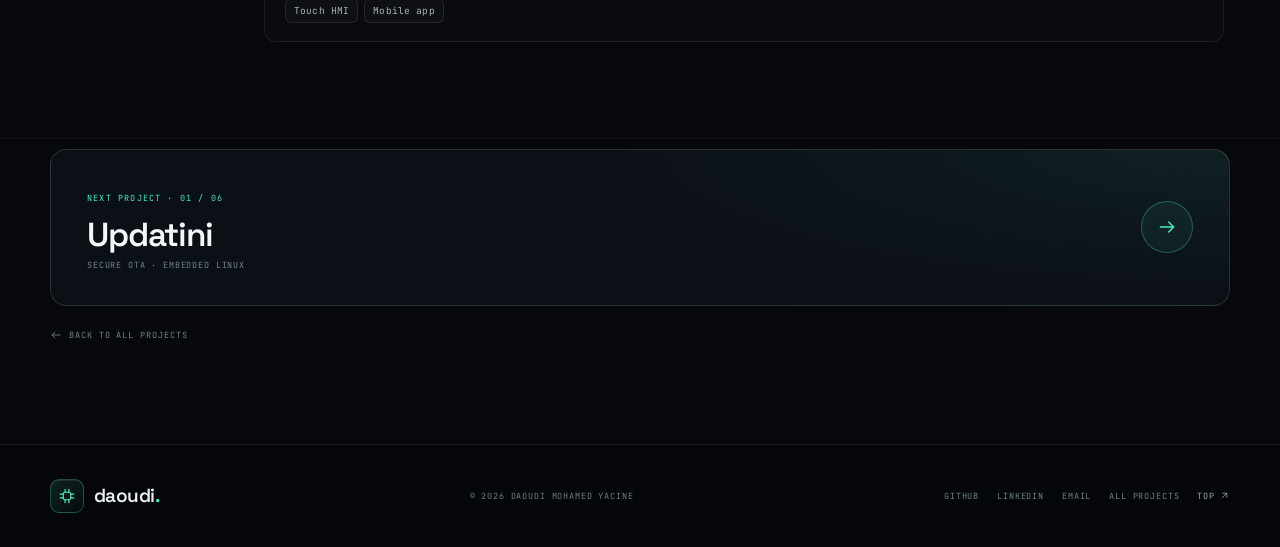
<file: projects/smart-parking.html>
<!doctype html>
<html lang="en">
<head>
<meta charset="utf-8">
<meta name="viewport" content="width=device-width, initial-scale=1">
<title>Smart Parking — Computer vision, RFID access, and a touch HMI | Daoudi Mohamed Yacine</title>
<meta name="description" content="A parking system that detects vacant spots with computer vision, controls entry and exit with RFID authentication and access logging, and shows live status on a touchscreen HMI and mobile app.">
<meta name="author" content="Daoudi Mohamed Yacine">
<meta name="theme-color" content="#06080b">
<meta property="og:type" content="article">
<meta property="og:url" content="https://pycine.github.io/projects/smart-parking.html">
<meta property="og:title" content="Smart Parking — Computer vision, RFID access, and a touch HMI">
<meta property="og:description" content="A parking system that detects vacant spots with computer vision, controls entry and exit with RFID authentication and access logging, and shows live status on a touchscreen HMI and mobile app.">
<meta property="og:image" content="https://pycine.github.io/assets/og.png">
<meta name="twitter:card" content="summary_large_image">
<meta name="twitter:title" content="Smart Parking — Computer vision, RFID access, and a touch HMI">
<meta name="twitter:description" content="A parking system that detects vacant spots with computer vision, controls entry and exit with RFID authentication and access logging, and shows live status on a touchscreen HMI and mobile app.">
<meta name="twitter:image" content="https://pycine.github.io/assets/og.png">
<link rel="canonical" href="https://pycine.github.io/projects/smart-parking.html">
<link rel="icon" href="../assets/favicon.svg" type="image/svg+xml">
<link rel="preload" href="../assets/fonts/space-grotesk.woff2" as="font" type="font/woff2" crossorigin>
<link rel="preload" href="../assets/fonts/inter.woff2" as="font" type="font/woff2" crossorigin>
<link rel="preload" href="../assets/fonts/jetbrains-mono.woff2" as="font" type="font/woff2" crossorigin>
<link rel="stylesheet" href="../assets/css/styles.css">
<link rel="stylesheet" href="../assets/css/project.css">
<script>document.documentElement.classList.add('js');</script>
<script type="application/ld+json">
{
  "@context": "https://schema.org",
  "@type": "CreativeWork",
  "name": "Smart Parking",
  "description": "A parking system that detects vacant spots with computer vision, controls entry and exit with RFID authentication and access logging, and shows live status on a touchscreen HMI and mobile app.",
  "author": {
    "@type": "Person",
    "name": "Daoudi Mohamed Yacine",
    "url": "https://pycine.github.io/"
  },
  "keywords": "ESP32, ESP32-CAM, OpenCV, RFID, Supabase, UART · I2C",
  "about": [
    "ESP32",
    "ESP32-CAM",
    "OpenCV",
    "RFID",
    "Supabase",
    "UART · I2C"
  ]
}
</script>
</head>
<body id="top" class="case-page">

<a class="skip-link" href="#main">Skip to content</a>

<svg class="svg-sprite" aria-hidden="true" focusable="false" xmlns="http://www.w3.org/2000/svg">
  <symbol id="i-arrow-up-right" viewBox="0 0 24 24"><path d="M7 17 17 7M8 7h9v9"/></symbol>
  <symbol id="i-arrow-right" viewBox="0 0 24 24"><path d="M4 12h16m-6-6 6 6-6 6"/></symbol>
  <symbol id="i-arrow-left" viewBox="0 0 24 24"><path d="M20 12H4m6 6-6-6 6-6"/></symbol>
  <symbol id="i-download" viewBox="0 0 24 24"><path d="M12 3v12m0 0 4-4m-4 4-4-4M5 21h14"/></symbol>
  <symbol id="i-menu" viewBox="0 0 24 24"><path d="M4 8h16M4 16h16"/></symbol>
  <symbol id="i-close" viewBox="0 0 24 24"><path d="m6 6 12 12M18 6 6 18"/></symbol>
  <symbol id="i-chip" viewBox="0 0 24 24"><rect x="7" y="7" width="10" height="10" rx="2.5"/><path d="M9.5 3v4M14.5 3v4M9.5 17v4M14.5 17v4M3 9.5h4M3 14.5h4M17 9.5h4M17 14.5h4"/></symbol>
  <symbol id="i-check" viewBox="0 0 24 24"><path d="m4 12.5 5 5L20 6.5"/></symbol>
  <symbol id="i-github" viewBox="0 0 24 24"><path d="M12 .5C5.73.5.5 5.73.5 12a11.5 11.5 0 0 0 7.86 10.92c.58.1.79-.25.79-.56v-2.17c-3.2.7-3.87-1.54-3.87-1.54-.52-1.33-1.28-1.68-1.28-1.68-1.05-.72.08-.7.08-.7 1.16.08 1.77 1.19 1.77 1.19 1.03 1.77 2.7 1.26 3.36.96.1-.75.4-1.26.73-1.55-2.55-.29-5.24-1.28-5.24-5.68 0-1.26.45-2.29 1.19-3.1-.12-.29-.52-1.46.11-3.05 0 0 .97-.31 3.18 1.18a11 11 0 0 1 5.79 0c2.2-1.49 3.17-1.18 3.17-1.18.63 1.59.23 2.76.12 3.05.74.81 1.18 1.84 1.18 3.1 0 4.41-2.69 5.38-5.25 5.67.41.36.78 1.06.78 2.15v3.19c0 .31.21.67.8.56A11.5 11.5 0 0 0 23.5 12C23.5 5.73 18.27.5 12 .5Z"/></symbol>
  <symbol id="i-linkedin" viewBox="0 0 24 24"><path d="M20.45 20.45h-3.55v-5.57c0-1.33-.03-3.04-1.85-3.04-1.85 0-2.14 1.45-2.14 2.94v5.67H9.35V9h3.41v1.56h.05c.48-.9 1.64-1.85 3.37-1.85 3.6 0 4.27 2.37 4.27 5.45v6.29ZM5.34 7.43a2.06 2.06 0 1 1 0-4.12 2.06 2.06 0 0 1 0 4.12ZM7.12 20.45H3.56V9h3.56v11.45Z"/></symbol>
  <symbol id="i-mail" viewBox="0 0 24 24"><rect x="3" y="5" width="18" height="14" rx="2.5"/><path d="m3.5 7.5 8.5 6 8.5-6"/></symbol>
  <symbol id="i-external" viewBox="0 0 24 24"><path d="M14 4h6v6M20 4l-9 9"/><path d="M18 14v5a1 1 0 0 1-1 1H5a1 1 0 0 1-1-1V7a1 1 0 0 1 1-1h5"/></symbol>
  <symbol id="i-shield" viewBox="0 0 24 24"><path d="M12 3 20 6v6c0 4.6-3.4 7.6-8 9-4.6-1.4-8-4.4-8-9V6l8-3Z"/><path d="m8.5 12 2.4 2.4 4.6-5"/></symbol>
  <symbol id="i-refresh" viewBox="0 0 24 24"><path d="M20 11a8 8 0 0 0-14-4M4 4v5h5M4 13a8 8 0 0 0 14 4M20 20v-5h-5"/></symbol>
  <symbol id="i-cloud" viewBox="0 0 24 24"><path d="M7 18a4.5 4.5 0 0 1-.6-9A6 6 0 0 1 19 10a3.5 3.5 0 0 1 0 8H7Z"/></symbol>
  <symbol id="i-lock" viewBox="0 0 24 24"><rect x="4" y="10" width="16" height="11" rx="2.5"/><path d="M8 10V7a4 4 0 0 1 8 0v3"/></symbol>
  <symbol id="i-database" viewBox="0 0 24 24"><ellipse cx="12" cy="5" rx="8" ry="3"/><path d="M4 5v7c0 1.7 3.6 3 8 3s8-1.3 8-3V5M4 12v7c0 1.7 3.6 3 8 3s8-1.3 8-3v-7"/></symbol>
  <symbol id="i-camera" viewBox="0 0 24 24"><path d="M4 8h3l1.5-2h7L17 8h3v10H4V8Z"/><circle cx="12" cy="13" r="3"/></symbol>
  <symbol id="i-upload" viewBox="0 0 24 24"><path d="M12 16V4m0 0L7 9m5-5 5 5M5 20h14"/></symbol>
  <symbol id="i-code" viewBox="0 0 24 24"><path d="m8 8-4 4 4 4M16 8l4 4-4 4M14 4l-4 16"/></symbol>
  <symbol id="i-layers" viewBox="0 0 24 24"><path d="m12 3 9 5-9 5-9-5 9-5Z"/><path d="m3 12.5 9 5 9-5M3 16.5l9 5 9-5"/></symbol>
  <symbol id="i-nodes" viewBox="0 0 24 24"><circle cx="12" cy="5" r="2.2"/><circle cx="5" cy="18" r="2.2"/><circle cx="19" cy="18" r="2.2"/><path d="M10.5 6.8 6.5 16M13.5 6.8 17.5 16M7 18h10"/></symbol>
  <symbol id="i-radio" viewBox="0 0 24 24"><circle cx="12" cy="12" r="2"/><path d="M8.5 8.5a5 5 0 0 0 0 7M15.5 15.5a5 5 0 0 0 0-7M5.6 5.6a9 9 0 0 0 0 12.8M18.4 18.4a9 9 0 0 0 0-12.8"/></symbol>
  <symbol id="i-eye" viewBox="0 0 24 24"><path d="M2.5 12S6 5.8 12 5.8 21.5 12 21.5 12 18 18.2 12 18.2 2.5 12 2.5 12Z"/><circle cx="12" cy="12" r="3.2"/></symbol>
  <symbol id="i-terminal" viewBox="0 0 24 24"><path d="m4 7 5 5-5 5M12 17h8"/></symbol>
  <symbol id="i-bolt" viewBox="0 0 24 24"><path d="M13 2 4 14h7l-1 8 9-12h-7l1-8Z"/></symbol>
</svg>

<div class="scroll-progress" aria-hidden="true"><span></span></div>

<header class="site-header" id="site-header">
  <div class="container nav-inner">
    <a class="brand" href="../index.html" aria-label="Daoudi Mohamed Yacine — back to portfolio">
      <span class="brand-mark" aria-hidden="true"><svg class="icon" viewBox="0 0 24 24" aria-hidden="true"><use href="#i-chip"/></svg></span>
      <span class="brand-text">daoudi<span class="brand-dot">.</span></span>
    </a>

    <nav class="nav-links" aria-label="Primary">
      <a href="../index.html#projects" class="is-active" aria-current="location">Projects</a>
      <a href="../index.html#experience">Experience</a>
      <a href="../index.html#skills">Stack</a>
      <a href="../index.html#contact">Contact</a>
    </nav>

    <div class="nav-actions">
      <a class="btn btn-ghost btn-sm nav-resume" href="../assets/resume.pdf" target="_blank" rel="noopener">
        Résumé <svg class="icon" viewBox="0 0 24 24" aria-hidden="true"><use href="#i-arrow-up-right"/></svg>
      </a>
      <button class="menu-toggle" type="button" aria-expanded="false" aria-controls="mobile-menu" aria-label="Open menu">
        <svg class="icon menu-icon" viewBox="0 0 24 24" aria-hidden="true"><use href="#i-menu"/></svg>
        <svg class="icon close-icon" viewBox="0 0 24 24" aria-hidden="true"><use href="#i-close"/></svg>
      </button>
    </div>
  </div>

  <div class="mobile-menu" id="mobile-menu">
    <nav aria-label="Mobile">
      <a href="../index.html"><span>00</span>Home</a>
      <a href="../index.html#projects"><span>01</span>Projects</a>
      <a href="../index.html#experience"><span>02</span>Experience</a>
      <a href="../index.html#skills"><span>03</span>Stack</a>
      <a href="../index.html#contact"><span>04</span>Contact</a>
    </nav>
    <a class="btn btn-primary mobile-resume" href="../assets/resume.pdf" target="_blank" rel="noopener">
      Download résumé <svg class="icon" viewBox="0 0 24 24" aria-hidden="true"><use href="#i-download"/></svg>
    </a>
  </div>
</header>

<main id="main">

  <section class="case-hero" aria-labelledby="case-title">
    <div class="container">
      <nav class="breadcrumb" aria-label="Breadcrumb">
        <a href="../index.html">Portfolio</a>
        <span class="crumb-sep" aria-hidden="true">/</span>
        <a href="../index.html#projects">Projects</a>
        <span class="crumb-sep" aria-hidden="true">/</span>
        <span aria-current="page">Smart Parking</span>
      </nav>

      <div class="case-hero-grid">
        <div class="case-copy" data-reveal>
          <p class="kicker"><span class="kicker-num">06 / 06</span><span class="kicker-slash">/</span> IoT & vision</p>
          <h1 id="case-title">Smart Parking<span class="accent-dot">.</span></h1>
          <p class="case-sub">Computer vision, RFID access, and a touch HMI</p>
          <p class="case-summary">A parking system that detects vacant spots with computer vision, controls entry and exit with RFID authentication and access logging, and shows live status on a touchscreen HMI and mobile app.</p>
          <ul class="chip-list"><li class="chip">ESP32</li><li class="chip">ESP32-CAM</li><li class="chip">OpenCV</li><li class="chip">RFID</li><li class="chip">Supabase</li><li class="chip">UART · I2C</li></ul>
          <div class="case-actions">
            <a class="btn btn-primary" href="mailto:mohamedyacine.daoudi@proton.me?subject=Smart%20Parking%20%E2%80%94%20portfolio%20question">Discuss this project <svg class="icon" viewBox="0 0 24 24" aria-hidden="true"><use href="#i-arrow-up-right"/></svg></a>
            <a class="btn btn-ghost" href="../index.html#projects"><svg class="icon" viewBox="0 0 24 24" aria-hidden="true"><use href="#i-arrow-left"/></svg> All projects</a>
          </div>
        </div>

        <div class="case-art" data-reveal style="--d:.12s">
          <svg class="art-svg" viewBox="0 0 640 360" role="img" aria-label="Top-down illustration of a smart parking lot with computer vision detection, a vacant highlighted bay, and RFID access">
              <defs>
                <linearGradient id="sp-bg" x1="0" y1="0" x2="1" y2="1"><stop offset="0" stop-color="#0a1417"/><stop offset="1" stop-color="#060a0d"/></linearGradient>
                <pattern id="sp-grid" width="32" height="32" patternUnits="userSpaceOnUse"><path d="M32 0H0V32" fill="none" stroke="#15262d" stroke-width="1"/></pattern>
                <linearGradient id="sp-scan" x1="0" y1="0" x2="0" y2="1"><stop offset="0" stop-color="#4becbb" stop-opacity="0"/><stop offset=".5" stop-color="#4becbb" stop-opacity=".55"/><stop offset="1" stop-color="#4becbb" stop-opacity="0"/></linearGradient>
              </defs>
              <rect width="640" height="360" fill="url(#sp-bg)"/>
              <rect width="640" height="360" fill="url(#sp-grid)" opacity=".5"/>
              <g class="art-label">
                <text x="32" y="38" fill="#4becbb">SMART PARKING / 06</text>
                <text x="32" y="54" fill="#5f7880">VISION · RFID · TOUCH HMI</text>
                <text x="608" y="38" text-anchor="end" fill="#5f7880">ESP32-CAM</text>
              </g>

              <!-- lot -->
              <g>
                <path d="M78 88h460v216H78z" fill="#0a1317" stroke="#243d46"/>
                <g fill="none" stroke="#243d46">
                  <path d="M78 196h460"/>
                  <path d="M182 88v108M286 88v108M390 88v108M494 88v108"/>
                  <path d="M182 196v108M286 196v108M390 196v108M494 196v108"/>
                </g>
                <!-- cars -->
                <g fill="#101d23" stroke="#3a575f">
                  <rect x="92" y="102" width="76" height="80" rx="12"/>
                  <rect x="196" y="102" width="76" height="80" rx="12"/>
                  <rect x="300" y="102" width="76" height="80" rx="12"/>
                  <rect x="92" y="210" width="76" height="80" rx="12"/>
                  <rect x="404" y="210" width="76" height="80" rx="12"/>
                </g>
                <g fill="none" stroke="#2b4750">
                  <path d="M104 132h52M104 152h52M104 240h52M104 260h52M208 132h52M208 152h52M416 240h52M416 260h52"/>
                  <path d="M118 102v80M246 102v80M350 102v80M142 210v80M454 210v80" stroke-opacity=".4"/>
                </g>
                <!-- vacant bay -->
                <g>
                  <rect x="404" y="102" width="76" height="80" rx="10" fill="#4becbb" fill-opacity=".04" stroke="#4becbb" stroke-dasharray="4 5"/>
                  <path d="M414 112h10M414 112v10M474 112h-10M474 112v10M414 172h10M414 172v-10M474 172h-10M474 172v-10" fill="none" stroke="#4becbb" stroke-width="1.5"/>
                  <rect class="scanline" x="404" y="112" width="76" height="12" fill="url(#sp-scan)"/>
                  <text x="442" y="158" text-anchor="middle" class="art-label" fill="#4becbb">VACANT</text>
                </g>
                <text x="442" y="288" text-anchor="middle" class="art-label" fill="#4b656d">LIVE STATUS</text>
                <path d="M442 276v-8" stroke="#4becbb" stroke-opacity=".6"/>
                <circle cx="442" cy="270" r="2.5" fill="#4becbb"/>
              </g>

              <!-- camera -->
              <g transform="translate(520 60)">
                <path d="M22 14 6 44M22 14l44 18M22 14l-2 54 46-36" fill="#4becbb" fill-opacity=".03" stroke="#2b4a53" stroke-dasharray="3 6"/>
                <rect x="8" y="2" width="28" height="18" rx="4" fill="#0d1a20" stroke="#4becbb"/>
                <circle cx="22" cy="11" r="4" fill="none" stroke="#4becbb"/>
                <text x="22" y="-6" text-anchor="middle" class="art-label" fill="#5f7880">CAM 01</text>
              </g>

              <!-- rfid -->
              <g transform="translate(540 286) rotate(-12)">
                <rect width="52" height="34" rx="5" fill="#0d1a20" stroke="#ffb26b" stroke-opacity=".8"/>
                <rect x="7" y="7" width="12" height="9" rx="1.5" fill="none" stroke="#ffb26b" stroke-opacity=".7"/>
                <path d="M26 17h16M26 23h11" stroke="#ffb26b" stroke-opacity=".5"/>
                <path d="M35 9a9 9 0 0 1 0 16M40 6a14 14 0 0 1 0 22" fill="none" stroke="#ffb26b" stroke-opacity=".35"/>
              </g>
              <text x="78" y="332" class="art-label" fill="#4b656d">OPENCV · RFID AUTH · SUPABASE · HMI</text>
              <g fill="none" stroke="#294650" opacity=".7">
                <path d="M20 44V20h24M596 20h24v24M20 316v24h24M620 316v24h-24"/>
              </g>
            </svg>
        </div>
      </div>

      <dl class="case-specs">
        <div><dt>Platform</dt><dd>ESP32 · ESP32-CAM</dd></div><div><dt>Vision</dt><dd>OpenCV</dd></div><div><dt>Access</dt><dd>RFID · logging</dd></div><div><dt>UI</dt><dd>Touch HMI · mobile app</dd></div>
      </dl>
    </div>
  </section>

    <section class="case-section">
      <div class="container case-layout">
        <div class="case-rail"><span class="rail-num">01</span><span>Overview</span></div>
        <div class="case-content" data-reveal>
          <h2>One system, three interfaces.</h2><div class="case-prose"><p class="case-lead">A smart parking system that combines camera-based vacancy detection, RFID access control, and a live touchscreen HMI, with a mobile app for registration.</p><p>An ESP32-CAM sees the lot, OpenCV identifies vacant spots, and an ESP32 coordinates entry and exit with RFID authentication and access logging. Status is surfaced on the HMI and backed by Supabase for the mobile side.</p></div>
        </div>
      </div>
    </section>

    <section class="case-section">
      <div class="container case-layout">
        <div class="case-rail"><span class="rail-num">02</span><span>Build</span></div>
        <div class="case-content" data-reveal>
          <h2>What I built</h2><ul class="case-list"><li><span class="case-check"><svg class="icon" viewBox="0 0 24 24" aria-hidden="true"><use href="#i-check"/></svg></span><span>Built a parking system that detects vacant spaces with computer vision.</span></li><li><span class="case-check"><svg class="icon" viewBox="0 0 24 24" aria-hidden="true"><use href="#i-check"/></svg></span><span>Added RFID authentication and access logging for entry and exit control.</span></li><li><span class="case-check"><svg class="icon" viewBox="0 0 24 24" aria-hidden="true"><use href="#i-check"/></svg></span><span>Surfaced live parking status on a touchscreen HMI.</span></li><li><span class="case-check"><svg class="icon" viewBox="0 0 24 24" aria-hidden="true"><use href="#i-check"/></svg></span><span>Connected a mobile registration app backed by Supabase.</span></li><li><span class="case-check"><svg class="icon" viewBox="0 0 24 24" aria-hidden="true"><use href="#i-check"/></svg></span><span>Used an ESP32-CAM and ESP32 controller across UART and I2C peripherals.</span></li></ul>
        </div>
      </div>
    </section>

    <section class="case-section">
      <div class="container case-layout">
        <div class="case-rail"><span class="rail-num">03</span><span>Architecture</span></div>
        <div class="case-content" data-reveal>
          <h2>How a car moves through the system</h2><div class="flow-grid flow-grid--5"><article class="flow-step"><span class="flow-num">01</span><h3>Capture</h3><p>ESP32-CAM frames the parking area for the vision pipeline.</p></article><article class="flow-step"><span class="flow-num">02</span><h3>Detect</h3><p>OpenCV identifies vacant and occupied bays from the camera feed.</p></article><article class="flow-step"><span class="flow-num">03</span><h3>Authorize</h3><p>RFID checks entry and exit credentials and records the access event.</p></article><article class="flow-step"><span class="flow-num">04</span><h3>Display</h3><p>The touchscreen HMI shows live occupancy and access status.</p></article><article class="flow-step"><span class="flow-num">05</span><h3>Sync</h3><p>Registration and parking data are backed by Supabase for the mobile app.</p></article></div>
        </div>
      </div>
    </section>

    <section class="case-section">
      <div class="container case-layout">
        <div class="case-rail"><span class="rail-num">04</span><span>Highlights</span></div>
        <div class="case-content" data-reveal>
          <h2>Technical highlights</h2><div class="highlight-grid"><article class="highlight-card"><span class="highlight-icon"><svg class="icon" viewBox="0 0 24 24" aria-hidden="true"><use href="#i-eye"/></svg></span><h3>Edge vision</h3><p>Vacancy detection runs from the ESP32-CAM feed instead of manual sensors in every bay.</p></article><article class="highlight-card"><span class="highlight-icon"><svg class="icon" viewBox="0 0 24 24" aria-hidden="true"><use href="#i-shield"/></svg></span><h3>Physical access control</h3><p>RFID authentication and access logging make entry and exit auditable.</p></article><article class="highlight-card"><span class="highlight-icon"><svg class="icon" viewBox="0 0 24 24" aria-hidden="true"><use href="#i-terminal"/></svg></span><h3>Local HMI</h3><p>A touchscreen shows live status at the site instead of forcing users into an app.</p></article><article class="highlight-card"><span class="highlight-icon"><svg class="icon" viewBox="0 0 24 24" aria-hidden="true"><use href="#i-cloud"/></svg></span><h3>Mobile registration</h3><p>Supabase connects the physical system to a registration app without custom server maintenance.</p></article></div>
        </div>
      </div>
    </section>

    <section class="case-section">
      <div class="container case-layout">
        <div class="case-rail"><span class="rail-num">05</span><span>Stack</span></div>
        <div class="case-content" data-reveal>
          <h2>Stack</h2><div class="stack-grid"><div class="stack-group"><span class="stack-label">Hardware</span><ul class="chip-list"><li class="chip">ESP32</li><li class="chip">ESP32-CAM</li><li class="chip">RFID</li></ul></div><div class="stack-group"><span class="stack-label">Vision</span><ul class="chip-list"><li class="chip">OpenCV</li></ul></div><div class="stack-group"><span class="stack-label">Buses</span><ul class="chip-list"><li class="chip">UART</li><li class="chip">I2C</li></ul></div><div class="stack-group"><span class="stack-label">Backend</span><ul class="chip-list"><li class="chip">Supabase</li></ul></div><div class="stack-group"><span class="stack-label">UI</span><ul class="chip-list"><li class="chip">Touch HMI</li><li class="chip">Mobile app</li></ul></div></div>
        </div>
      </div>
    </section>

  <section class="case-section case-next-wrap">
    <div class="container">
      <a class="next-project" href="updatini.html">
        <span class="next-copy">
          <span class="next-label">Next project · 01 / 06</span>
          <span class="next-title">Updatini</span>
          <span class="next-category">Secure OTA · Embedded Linux</span>
        </span>
        <span class="next-arrow"><svg class="icon" viewBox="0 0 24 24" aria-hidden="true"><use href="#i-arrow-right"/></svg></span>
      </a>
      <a class="case-back" href="../index.html#projects"><svg class="icon" viewBox="0 0 24 24" aria-hidden="true"><use href="#i-arrow-left"/></svg> Back to all projects</a>
    </div>
  </section>

</main>

<footer class="site-footer">
  <div class="container footer-inner">
    <a class="brand" href="../index.html" aria-label="Daoudi Mohamed Yacine — back to portfolio">
      <span class="brand-mark" aria-hidden="true"><svg class="icon" viewBox="0 0 24 24" aria-hidden="true"><use href="#i-chip"/></svg></span>
      <span class="brand-text">daoudi<span class="brand-dot">.</span></span>
    </a>
    <p class="footer-note">© <span id="year">2026</span> Daoudi Mohamed Yacine</p>
    <nav class="footer-links" aria-label="Footer">
      <a href="https://github.com/pycine" target="_blank" rel="noopener">GitHub</a>
      <a href="https://www.linkedin.com/in/daoudi-med-yacine" target="_blank" rel="noopener">LinkedIn</a>
      <a href="mailto:mohamedyacine.daoudi@proton.me">Email</a>
      <a href="../index.html#projects">All projects</a>
      <a href="#top" class="back-top">Top <svg class="icon" viewBox="0 0 24 24" aria-hidden="true"><use href="#i-arrow-up-right"/></svg></a>
    </nav>
  </div>
</footer>

<script src="../assets/js/main.js" defer></script>
</body>
</html>
</file>
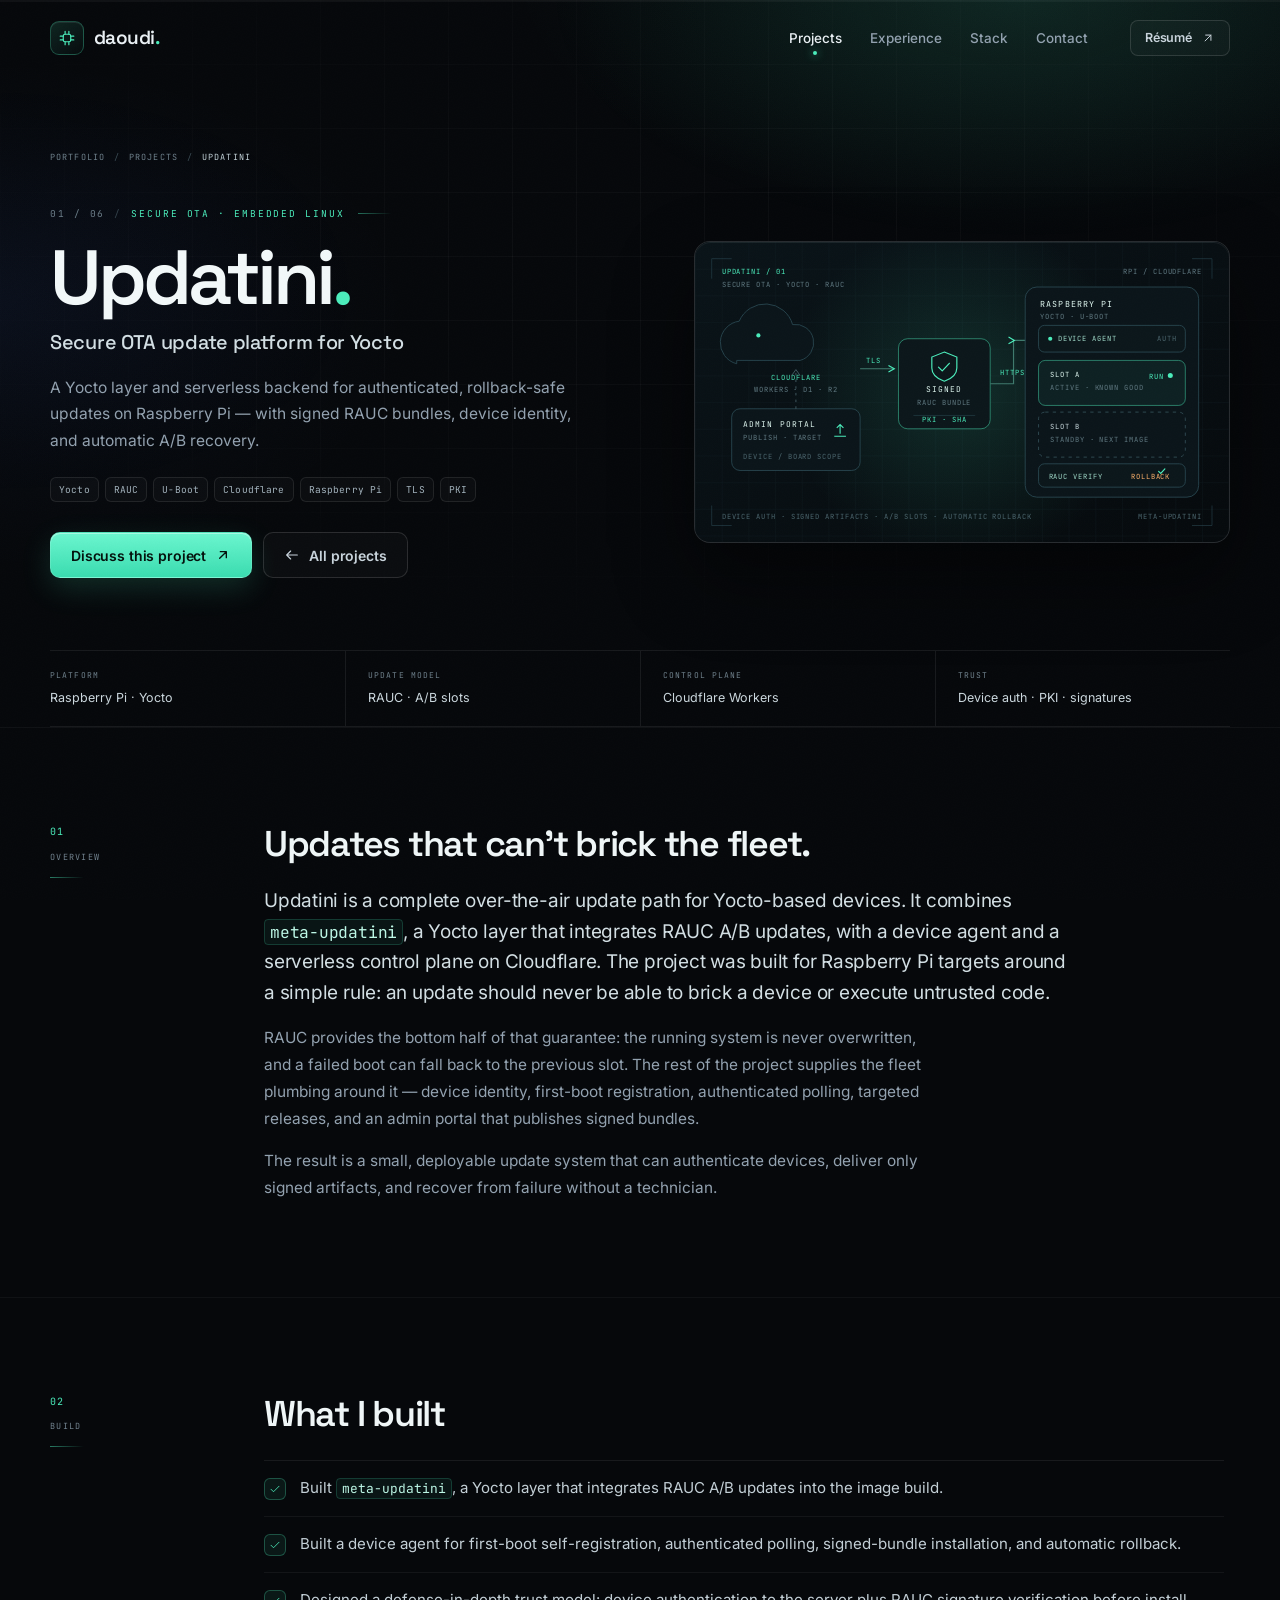
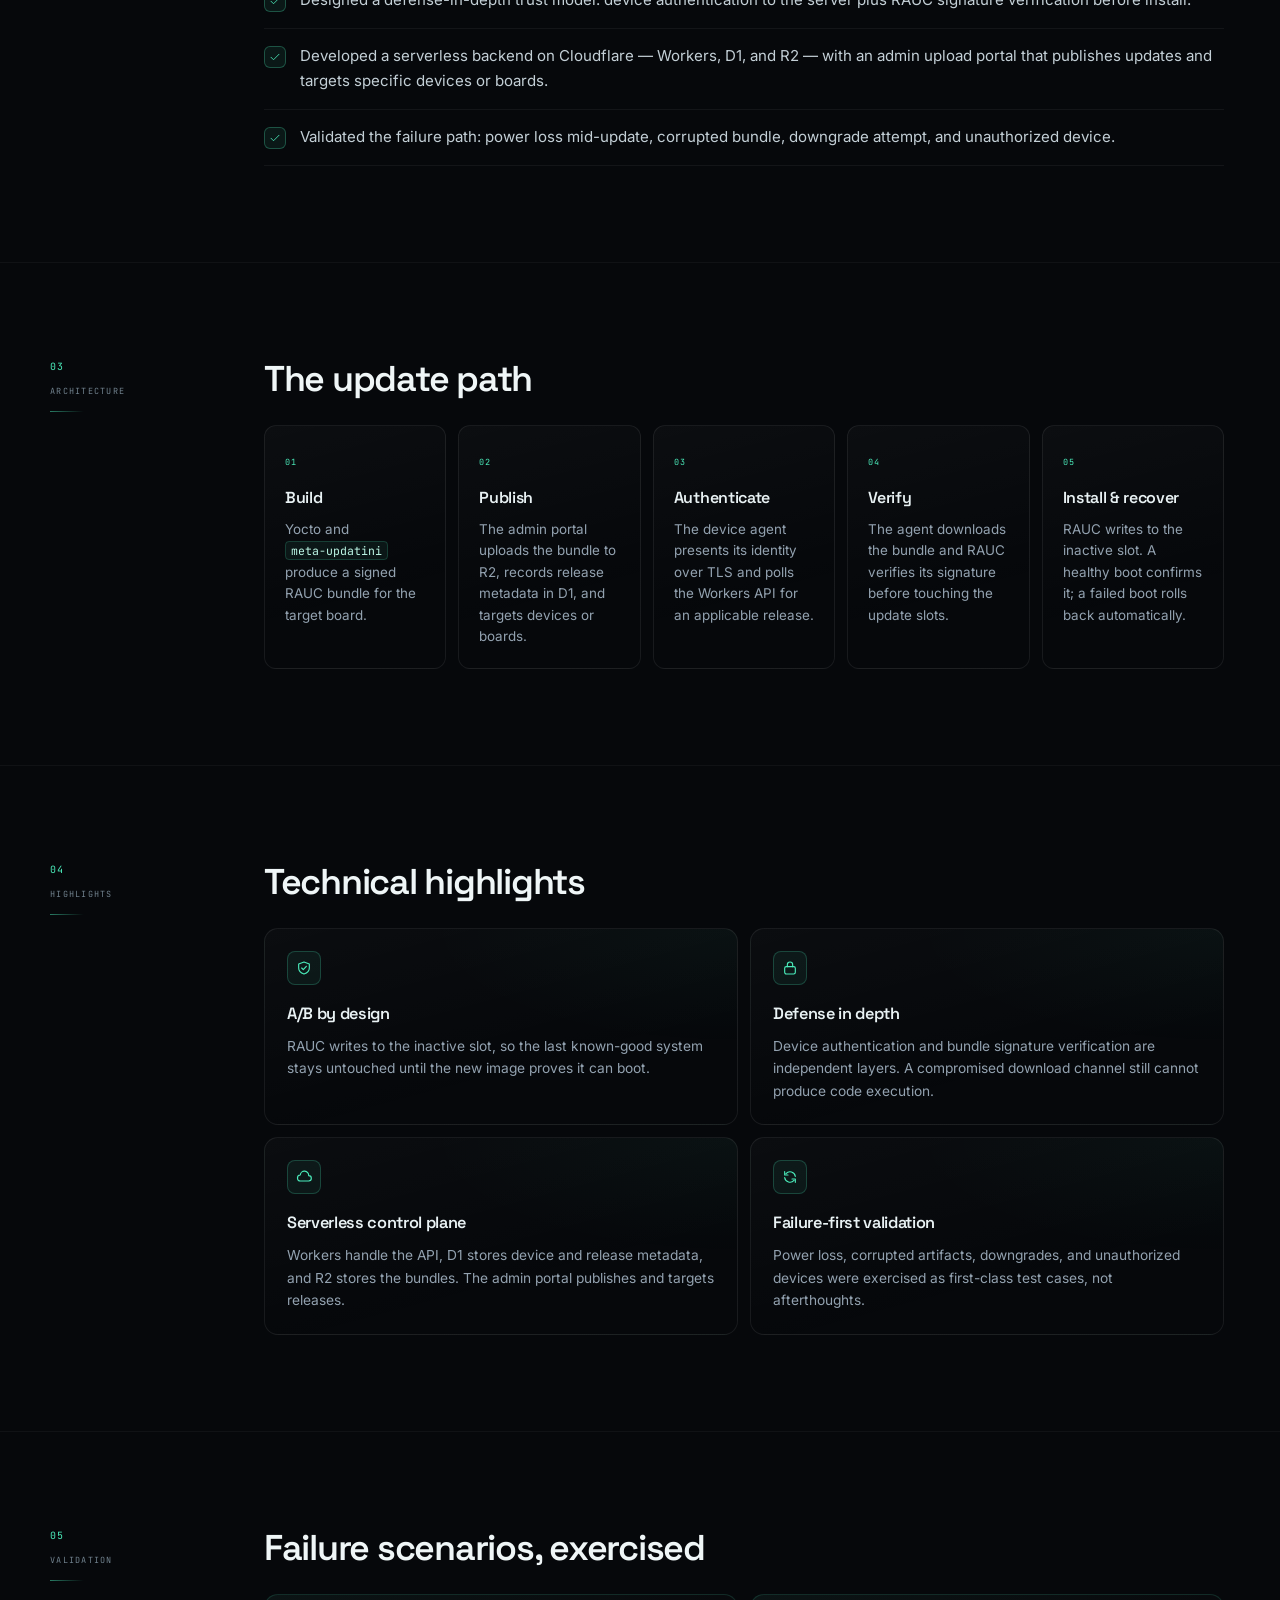
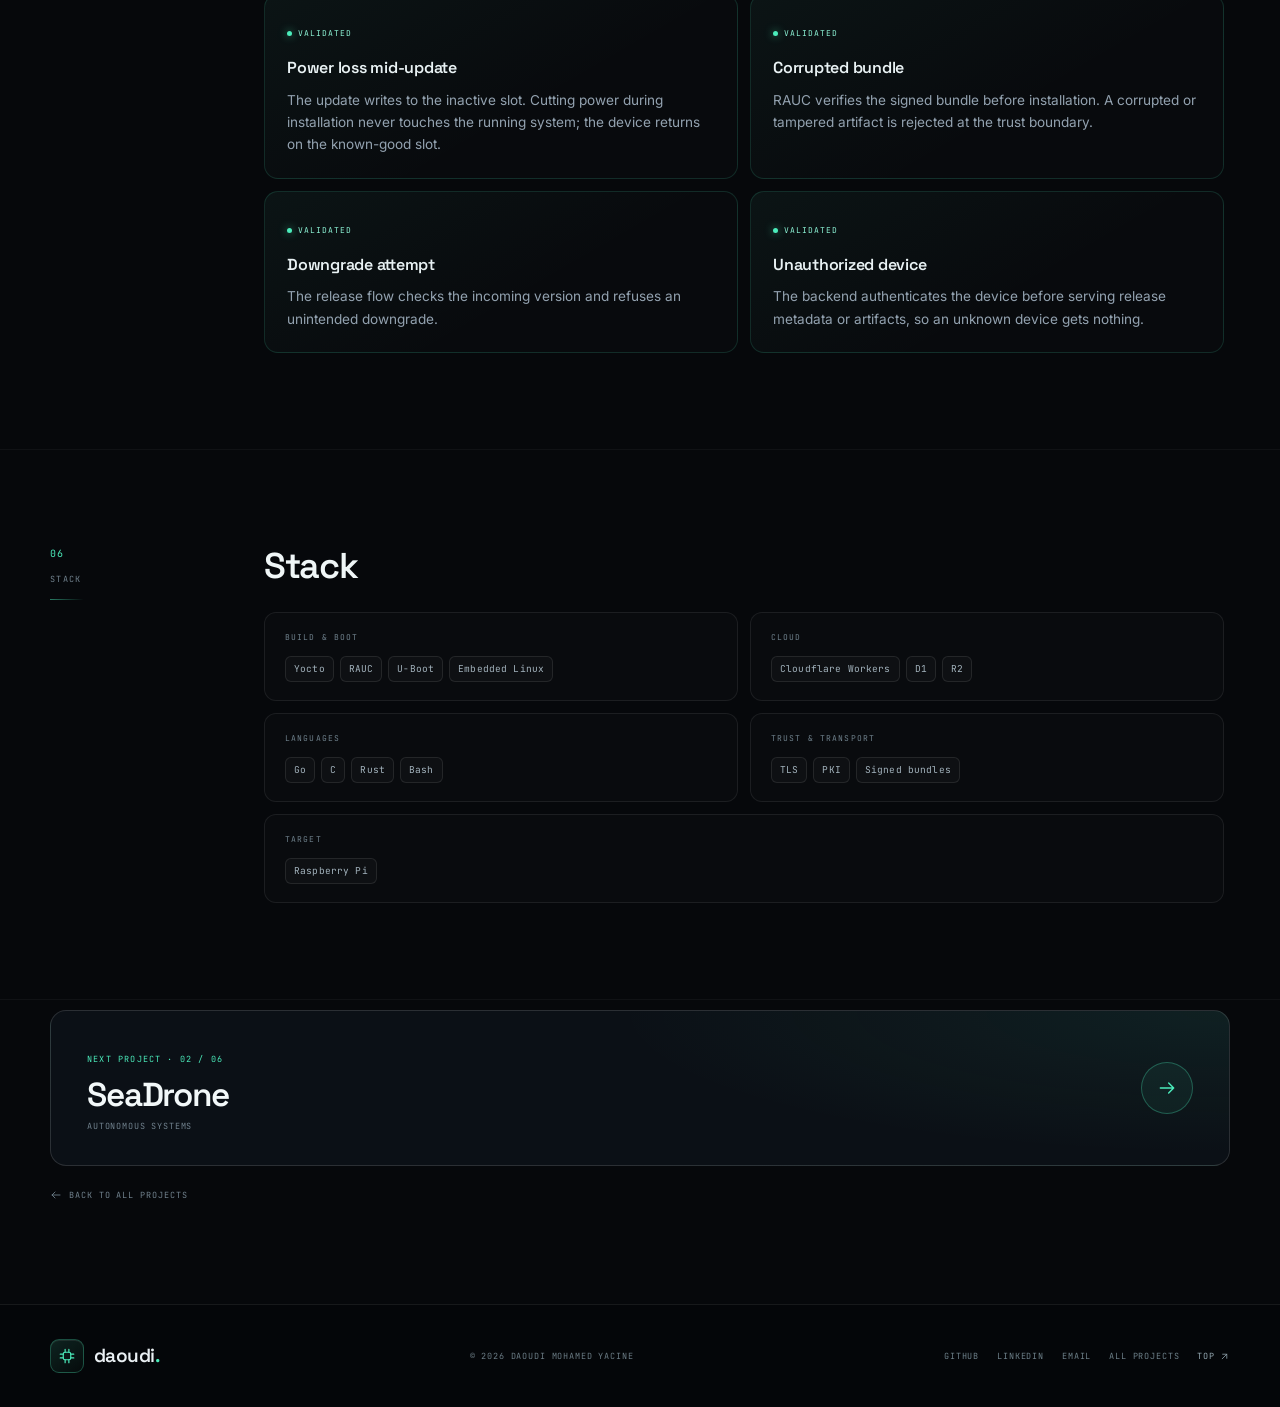
<file: projects/updatini.html>
<!doctype html>
<html lang="en">
<head>
<meta charset="utf-8">
<meta name="viewport" content="width=device-width, initial-scale=1">
<title>Updatini — Secure OTA update platform for Yocto | Daoudi Mohamed Yacine</title>
<meta name="description" content="A Yocto layer and serverless backend for authenticated, rollback-safe updates on Raspberry Pi — with signed RAUC bundles, device identity, and automatic A/B recovery.">
<meta name="author" content="Daoudi Mohamed Yacine">
<meta name="theme-color" content="#06080b">
<meta property="og:type" content="article">
<meta property="og:url" content="https://pycine.github.io/projects/updatini.html">
<meta property="og:title" content="Updatini — Secure OTA update platform for Yocto">
<meta property="og:description" content="A Yocto layer and serverless backend for authenticated, rollback-safe updates on Raspberry Pi — with signed RAUC bundles, device identity, and automatic A/B recovery.">
<meta property="og:image" content="https://pycine.github.io/assets/og.png">
<meta name="twitter:card" content="summary_large_image">
<meta name="twitter:title" content="Updatini — Secure OTA update platform for Yocto">
<meta name="twitter:description" content="A Yocto layer and serverless backend for authenticated, rollback-safe updates on Raspberry Pi — with signed RAUC bundles, device identity, and automatic A/B recovery.">
<meta name="twitter:image" content="https://pycine.github.io/assets/og.png">
<link rel="canonical" href="https://pycine.github.io/projects/updatini.html">
<link rel="icon" href="../assets/favicon.svg" type="image/svg+xml">
<link rel="preload" href="../assets/fonts/space-grotesk.woff2" as="font" type="font/woff2" crossorigin>
<link rel="preload" href="../assets/fonts/inter.woff2" as="font" type="font/woff2" crossorigin>
<link rel="preload" href="../assets/fonts/jetbrains-mono.woff2" as="font" type="font/woff2" crossorigin>
<link rel="stylesheet" href="../assets/css/styles.css">
<link rel="stylesheet" href="../assets/css/project.css">
<script>document.documentElement.classList.add('js');</script>
<script type="application/ld+json">
{
  "@context": "https://schema.org",
  "@type": "CreativeWork",
  "name": "Updatini",
  "description": "A Yocto layer and serverless backend for authenticated, rollback-safe updates on Raspberry Pi — with signed RAUC bundles, device identity, and automatic A/B recovery.",
  "author": {
    "@type": "Person",
    "name": "Daoudi Mohamed Yacine",
    "url": "https://pycine.github.io/"
  },
  "keywords": "Yocto, RAUC, U-Boot, Cloudflare, Raspberry Pi, TLS, PKI",
  "about": [
    "Yocto",
    "RAUC",
    "U-Boot",
    "Cloudflare",
    "Raspberry Pi",
    "TLS",
    "PKI"
  ]
}
</script>
</head>
<body id="top" class="case-page">

<a class="skip-link" href="#main">Skip to content</a>

<svg class="svg-sprite" aria-hidden="true" focusable="false" xmlns="http://www.w3.org/2000/svg">
  <symbol id="i-arrow-up-right" viewBox="0 0 24 24"><path d="M7 17 17 7M8 7h9v9"/></symbol>
  <symbol id="i-arrow-right" viewBox="0 0 24 24"><path d="M4 12h16m-6-6 6 6-6 6"/></symbol>
  <symbol id="i-arrow-left" viewBox="0 0 24 24"><path d="M20 12H4m6 6-6-6 6-6"/></symbol>
  <symbol id="i-download" viewBox="0 0 24 24"><path d="M12 3v12m0 0 4-4m-4 4-4-4M5 21h14"/></symbol>
  <symbol id="i-menu" viewBox="0 0 24 24"><path d="M4 8h16M4 16h16"/></symbol>
  <symbol id="i-close" viewBox="0 0 24 24"><path d="m6 6 12 12M18 6 6 18"/></symbol>
  <symbol id="i-chip" viewBox="0 0 24 24"><rect x="7" y="7" width="10" height="10" rx="2.5"/><path d="M9.5 3v4M14.5 3v4M9.5 17v4M14.5 17v4M3 9.5h4M3 14.5h4M17 9.5h4M17 14.5h4"/></symbol>
  <symbol id="i-check" viewBox="0 0 24 24"><path d="m4 12.5 5 5L20 6.5"/></symbol>
  <symbol id="i-github" viewBox="0 0 24 24"><path d="M12 .5C5.73.5.5 5.73.5 12a11.5 11.5 0 0 0 7.86 10.92c.58.1.79-.25.79-.56v-2.17c-3.2.7-3.87-1.54-3.87-1.54-.52-1.33-1.28-1.68-1.28-1.68-1.05-.72.08-.7.08-.7 1.16.08 1.77 1.19 1.77 1.19 1.03 1.77 2.7 1.26 3.36.96.1-.75.4-1.26.73-1.55-2.55-.29-5.24-1.28-5.24-5.68 0-1.26.45-2.29 1.19-3.1-.12-.29-.52-1.46.11-3.05 0 0 .97-.31 3.18 1.18a11 11 0 0 1 5.79 0c2.2-1.49 3.17-1.18 3.17-1.18.63 1.59.23 2.76.12 3.05.74.81 1.18 1.84 1.18 3.1 0 4.41-2.69 5.38-5.25 5.67.41.36.78 1.06.78 2.15v3.19c0 .31.21.67.8.56A11.5 11.5 0 0 0 23.5 12C23.5 5.73 18.27.5 12 .5Z"/></symbol>
  <symbol id="i-linkedin" viewBox="0 0 24 24"><path d="M20.45 20.45h-3.55v-5.57c0-1.33-.03-3.04-1.85-3.04-1.85 0-2.14 1.45-2.14 2.94v5.67H9.35V9h3.41v1.56h.05c.48-.9 1.64-1.85 3.37-1.85 3.6 0 4.27 2.37 4.27 5.45v6.29ZM5.34 7.43a2.06 2.06 0 1 1 0-4.12 2.06 2.06 0 0 1 0 4.12ZM7.12 20.45H3.56V9h3.56v11.45Z"/></symbol>
  <symbol id="i-mail" viewBox="0 0 24 24"><rect x="3" y="5" width="18" height="14" rx="2.5"/><path d="m3.5 7.5 8.5 6 8.5-6"/></symbol>
  <symbol id="i-external" viewBox="0 0 24 24"><path d="M14 4h6v6M20 4l-9 9"/><path d="M18 14v5a1 1 0 0 1-1 1H5a1 1 0 0 1-1-1V7a1 1 0 0 1 1-1h5"/></symbol>
  <symbol id="i-shield" viewBox="0 0 24 24"><path d="M12 3 20 6v6c0 4.6-3.4 7.6-8 9-4.6-1.4-8-4.4-8-9V6l8-3Z"/><path d="m8.5 12 2.4 2.4 4.6-5"/></symbol>
  <symbol id="i-refresh" viewBox="0 0 24 24"><path d="M20 11a8 8 0 0 0-14-4M4 4v5h5M4 13a8 8 0 0 0 14 4M20 20v-5h-5"/></symbol>
  <symbol id="i-cloud" viewBox="0 0 24 24"><path d="M7 18a4.5 4.5 0 0 1-.6-9A6 6 0 0 1 19 10a3.5 3.5 0 0 1 0 8H7Z"/></symbol>
  <symbol id="i-lock" viewBox="0 0 24 24"><rect x="4" y="10" width="16" height="11" rx="2.5"/><path d="M8 10V7a4 4 0 0 1 8 0v3"/></symbol>
  <symbol id="i-database" viewBox="0 0 24 24"><ellipse cx="12" cy="5" rx="8" ry="3"/><path d="M4 5v7c0 1.7 3.6 3 8 3s8-1.3 8-3V5M4 12v7c0 1.7 3.6 3 8 3s8-1.3 8-3v-7"/></symbol>
  <symbol id="i-camera" viewBox="0 0 24 24"><path d="M4 8h3l1.5-2h7L17 8h3v10H4V8Z"/><circle cx="12" cy="13" r="3"/></symbol>
  <symbol id="i-upload" viewBox="0 0 24 24"><path d="M12 16V4m0 0L7 9m5-5 5 5M5 20h14"/></symbol>
  <symbol id="i-code" viewBox="0 0 24 24"><path d="m8 8-4 4 4 4M16 8l4 4-4 4M14 4l-4 16"/></symbol>
  <symbol id="i-layers" viewBox="0 0 24 24"><path d="m12 3 9 5-9 5-9-5 9-5Z"/><path d="m3 12.5 9 5 9-5M3 16.5l9 5 9-5"/></symbol>
  <symbol id="i-nodes" viewBox="0 0 24 24"><circle cx="12" cy="5" r="2.2"/><circle cx="5" cy="18" r="2.2"/><circle cx="19" cy="18" r="2.2"/><path d="M10.5 6.8 6.5 16M13.5 6.8 17.5 16M7 18h10"/></symbol>
  <symbol id="i-radio" viewBox="0 0 24 24"><circle cx="12" cy="12" r="2"/><path d="M8.5 8.5a5 5 0 0 0 0 7M15.5 15.5a5 5 0 0 0 0-7M5.6 5.6a9 9 0 0 0 0 12.8M18.4 18.4a9 9 0 0 0 0-12.8"/></symbol>
  <symbol id="i-eye" viewBox="0 0 24 24"><path d="M2.5 12S6 5.8 12 5.8 21.5 12 21.5 12 18 18.2 12 18.2 2.5 12 2.5 12Z"/><circle cx="12" cy="12" r="3.2"/></symbol>
  <symbol id="i-terminal" viewBox="0 0 24 24"><path d="m4 7 5 5-5 5M12 17h8"/></symbol>
  <symbol id="i-bolt" viewBox="0 0 24 24"><path d="M13 2 4 14h7l-1 8 9-12h-7l1-8Z"/></symbol>
</svg>

<div class="scroll-progress" aria-hidden="true"><span></span></div>

<header class="site-header" id="site-header">
  <div class="container nav-inner">
    <a class="brand" href="../index.html" aria-label="Daoudi Mohamed Yacine — back to portfolio">
      <span class="brand-mark" aria-hidden="true"><svg class="icon" viewBox="0 0 24 24" aria-hidden="true"><use href="#i-chip"/></svg></span>
      <span class="brand-text">daoudi<span class="brand-dot">.</span></span>
    </a>

    <nav class="nav-links" aria-label="Primary">
      <a href="../index.html#projects" class="is-active" aria-current="location">Projects</a>
      <a href="../index.html#experience">Experience</a>
      <a href="../index.html#skills">Stack</a>
      <a href="../index.html#contact">Contact</a>
    </nav>

    <div class="nav-actions">
      <a class="btn btn-ghost btn-sm nav-resume" href="../assets/resume.pdf" target="_blank" rel="noopener">
        Résumé <svg class="icon" viewBox="0 0 24 24" aria-hidden="true"><use href="#i-arrow-up-right"/></svg>
      </a>
      <button class="menu-toggle" type="button" aria-expanded="false" aria-controls="mobile-menu" aria-label="Open menu">
        <svg class="icon menu-icon" viewBox="0 0 24 24" aria-hidden="true"><use href="#i-menu"/></svg>
        <svg class="icon close-icon" viewBox="0 0 24 24" aria-hidden="true"><use href="#i-close"/></svg>
      </button>
    </div>
  </div>

  <div class="mobile-menu" id="mobile-menu">
    <nav aria-label="Mobile">
      <a href="../index.html"><span>00</span>Home</a>
      <a href="../index.html#projects"><span>01</span>Projects</a>
      <a href="../index.html#experience"><span>02</span>Experience</a>
      <a href="../index.html#skills"><span>03</span>Stack</a>
      <a href="../index.html#contact"><span>04</span>Contact</a>
    </nav>
    <a class="btn btn-primary mobile-resume" href="../assets/resume.pdf" target="_blank" rel="noopener">
      Download résumé <svg class="icon" viewBox="0 0 24 24" aria-hidden="true"><use href="#i-download"/></svg>
    </a>
  </div>
</header>

<main id="main">

  <section class="case-hero" aria-labelledby="case-title">
    <div class="container">
      <nav class="breadcrumb" aria-label="Breadcrumb">
        <a href="../index.html">Portfolio</a>
        <span class="crumb-sep" aria-hidden="true">/</span>
        <a href="../index.html#projects">Projects</a>
        <span class="crumb-sep" aria-hidden="true">/</span>
        <span aria-current="page">Updatini</span>
      </nav>

      <div class="case-hero-grid">
        <div class="case-copy" data-reveal>
          <p class="kicker"><span class="kicker-num">01 / 06</span><span class="kicker-slash">/</span> Secure OTA · Embedded Linux</p>
          <h1 id="case-title">Updatini<span class="accent-dot">.</span></h1>
          <p class="case-sub">Secure OTA update platform for Yocto</p>
          <p class="case-summary">A Yocto layer and serverless backend for authenticated, rollback-safe updates on Raspberry Pi — with signed RAUC bundles, device identity, and automatic A/B recovery.</p>
          <ul class="chip-list"><li class="chip">Yocto</li><li class="chip">RAUC</li><li class="chip">U-Boot</li><li class="chip">Cloudflare</li><li class="chip">Raspberry Pi</li><li class="chip">TLS</li><li class="chip">PKI</li></ul>
          <div class="case-actions">
            <a class="btn btn-primary" href="mailto:mohamedyacine.daoudi@proton.me?subject=Updatini%20%E2%80%94%20portfolio%20question">Discuss this project <svg class="icon" viewBox="0 0 24 24" aria-hidden="true"><use href="#i-arrow-up-right"/></svg></a>
            <a class="btn btn-ghost" href="../index.html#projects"><svg class="icon" viewBox="0 0 24 24" aria-hidden="true"><use href="#i-arrow-left"/></svg> All projects</a>
          </div>
        </div>

        <div class="case-art" data-reveal style="--d:.12s">
          <svg class="art-svg" viewBox="0 0 640 360" role="img" aria-label="Diagram of the Updatini OTA flow: signed RAUC bundles move from Cloudflare Workers, D1 and R2 to a Raspberry Pi with A/B update slots and automatic rollback">
  <defs>
    <linearGradient id="up-bg" x1="0" y1="0" x2="1" y2="1"><stop offset="0" stop-color="#0a1419"/><stop offset="1" stop-color="#060a0d"/></linearGradient>
    <radialGradient id="up-glow" cx="50%" cy="50%" r="50%"><stop offset="0" stop-color="#4becbb" stop-opacity=".14"/><stop offset="1" stop-color="#4becbb" stop-opacity="0"/></radialGradient>
    <pattern id="up-grid" width="32" height="32" patternUnits="userSpaceOnUse"><path d="M32 0H0V32" fill="none" stroke="#15262d" stroke-width="1"/></pattern>
  </defs>
  <rect width="640" height="360" fill="url(#up-bg)"/>
  <rect width="640" height="360" fill="url(#up-grid)" opacity=".5"/>
  <circle cx="320" cy="180" r="210" fill="url(#up-glow)"/>

  <g class="art-label">
    <text x="32" y="38" fill="#4becbb">UPDATINI / 01</text>
    <text x="32" y="54" fill="#5f7880">SECURE OTA · YOCTO · RAUC</text>
    <text x="608" y="38" text-anchor="end" fill="#5f7880">RPI / CLOUDFLARE</text>
  </g>

  <!-- cloud + admin -->
  <g>
    <path d="M50 146a26 26 0 0 1 3-51 34 34 0 0 1 64 4 22 22 0 0 1 9 43H50Z" fill="#0b151a" stroke="#2b4a53"/>
    <circle cx="76" cy="112" r="2.5" fill="#4becbb"/>
    <text x="121" y="166" text-anchor="middle" class="art-label" fill="#4becbb">CLOUDFLARE</text>
    <text x="121" y="180" text-anchor="middle" class="art-label" fill="#5f7880">WORKERS · D1 · R2</text>

    <rect x="44" y="200" width="154" height="74" rx="10" fill="#0b151a" stroke="#2b4a53"/>
    <text x="58" y="222" class="art-label" fill="#dff7f0" style="font-size:9.5px">ADMIN PORTAL</text>
    <text x="58" y="238" class="art-label" fill="#5f7880">PUBLISH · TARGET</text>
    <g transform="translate(166 218)" fill="none" stroke="#4becbb" stroke-width="1.3">
      <path d="M8 12V1M4 5l4-4 4 4M1 15h14"/>
    </g>
    <text x="58" y="260" class="art-label" fill="#4b656d">DEVICE / BOARD SCOPE</text>
  </g>

  <!-- bundle -->
  <g>
    <rect x="244" y="116" width="110" height="108" rx="11" fill="#0c171b" stroke="#4becbb" stroke-opacity=".55"/>
    <path d="M299 132 314 138v13c0 8-6.5 13-15 16-8.5-3-15-8-15-16v-13l15-6Z" fill="none" stroke="#4becbb" stroke-width="1.4"/>
    <path d="m292 150 4.5 4.5 8.5-9" fill="none" stroke="#4becbb" stroke-width="1.5" stroke-linecap="round" stroke-linejoin="round"/>
    <text x="299" y="180" text-anchor="middle" class="art-label" fill="#dff7f0" style="font-size:9.5px">SIGNED</text>
    <text x="299" y="195" text-anchor="middle" class="art-label" fill="#5f7880">RAUC BUNDLE</text>
    <path d="M262 208h74" stroke="#1f383f"/>
    <text x="299" y="216" text-anchor="middle" class="art-label" fill="#4becbb">PKI · SHA</text>
  </g>

  <!-- transport -->
  <g fill="none" stroke="#3f7a6d" stroke-width="1.4">
    <path d="M198 152H238"/>
    <path d="M354 170H382V118H412"/>
  </g>
  <path d="m232 148 7 4-7 4M376 114l7 4-7 4" fill="none" stroke="#4becbb" stroke-width="1.4"/>
  <g class="art-label" fill="#4becbb">
    <text x="205" y="145">TLS</text>
    <text x="366" y="160">HTTPS</text>
  </g>
  <path d="M121 200V154" fill="none" stroke="#4b656d" stroke-dasharray="3 5"/>
  <path d="m116 160 5-7 5 7" fill="none" stroke="#4b656d"/>

  <!-- device -->
  <g>
    <rect x="396" y="54" width="208" height="252" rx="14" fill="#0b151a" stroke="#2b4a53"/>
    <text x="414" y="78" class="art-label" fill="#dff7f0" style="font-size:10px">RASPBERRY PI</text>
    <text x="414" y="92" class="art-label" fill="#5f7880">YOCTO · U-BOOT</text>

    <rect x="412" y="100" width="176" height="32" rx="7" fill="#0c171b" stroke="#2b4a53"/>
    <circle cx="426" cy="116" r="2.5" fill="#4becbb"/>
    <text x="435" y="119" class="art-label" fill="#9fd9c8">DEVICE AGENT</text>
    <text x="578" y="119" text-anchor="end" class="art-label" fill="#4b656d">AUTH</text>

    <rect x="412" y="142" width="176" height="54" rx="8" fill="#4becbb" fill-opacity=".055" stroke="#4becbb" stroke-opacity=".55"/>
    <text x="426" y="162" class="art-label" fill="#dff7f0">SLOT A</text>
    <text x="426" y="178" class="art-label" fill="#5f7880">ACTIVE · KNOWN GOOD</text>
    <circle cx="570" cy="160" r="3" fill="#4becbb"/>
    <text x="562" y="164" text-anchor="end" class="art-label" fill="#4becbb">RUN</text>

    <rect x="412" y="204" width="176" height="54" rx="8" fill="#0b151a" stroke="#34515a" stroke-dasharray="4 5"/>
    <text x="426" y="224" class="art-label" fill="#c8d8dc">SLOT B</text>
    <text x="426" y="240" class="art-label" fill="#5f7880">STANDBY · NEXT IMAGE</text>

    <rect x="412" y="266" width="176" height="28" rx="7" fill="#0c171b" stroke="#2b4a53"/>
    <text x="424" y="284" class="art-label" fill="#9fd9c8">RAUC VERIFY</text>
    <path d="m556 275 2.5 2.5 5-5.5" fill="none" stroke="#4becbb" stroke-width="1.4" stroke-linecap="round"/>
    <text x="570" y="284" text-anchor="end" class="art-label" fill="#ffb26b">ROLLBACK</text>
  </g>

  <g class="art-label" fill="#4b656d">
    <text x="32" y="332">DEVICE AUTH · SIGNED ARTIFACTS · A/B SLOTS · AUTOMATIC ROLLBACK</text>
    <text x="608" y="332" text-anchor="end">meta-updatini</text>
  </g>
  <g fill="none" stroke="#294650" opacity=".7">
    <path d="M20 44V20h24M596 20h24v24M20 316v24h24M620 316v24h-24"/>
  </g>
</svg>
        </div>
      </div>

      <dl class="case-specs">
        <div><dt>Platform</dt><dd>Raspberry Pi · Yocto</dd></div><div><dt>Update model</dt><dd>RAUC · A/B slots</dd></div><div><dt>Control plane</dt><dd>Cloudflare Workers</dd></div><div><dt>Trust</dt><dd>Device auth · PKI · signatures</dd></div>
      </dl>
    </div>
  </section>

    <section class="case-section">
      <div class="container case-layout">
        <div class="case-rail"><span class="rail-num">01</span><span>Overview</span></div>
        <div class="case-content" data-reveal>
          <h2>Updates that can’t brick the fleet.</h2><div class="case-prose"><p class="case-lead">Updatini is a complete over-the-air update path for Yocto-based devices. It combines <code>meta-updatini</code>, a Yocto layer that integrates RAUC A/B updates, with a device agent and a serverless control plane on Cloudflare. The project was built for Raspberry Pi targets around a simple rule: an update should never be able to brick a device or execute untrusted code.</p><p>RAUC provides the bottom half of that guarantee: the running system is never overwritten, and a failed boot can fall back to the previous slot. The rest of the project supplies the fleet plumbing around it — device identity, first-boot registration, authenticated polling, targeted releases, and an admin portal that publishes signed bundles.</p><p>The result is a small, deployable update system that can authenticate devices, deliver only signed artifacts, and recover from failure without a technician.</p></div>
        </div>
      </div>
    </section>

    <section class="case-section">
      <div class="container case-layout">
        <div class="case-rail"><span class="rail-num">02</span><span>Build</span></div>
        <div class="case-content" data-reveal>
          <h2>What I built</h2><ul class="case-list"><li><span class="case-check"><svg class="icon" viewBox="0 0 24 24" aria-hidden="true"><use href="#i-check"/></svg></span><span>Built <code>meta-updatini</code>, a Yocto layer that integrates RAUC A/B updates into the image build.</span></li><li><span class="case-check"><svg class="icon" viewBox="0 0 24 24" aria-hidden="true"><use href="#i-check"/></svg></span><span>Built a device agent for first-boot self-registration, authenticated polling, signed-bundle installation, and automatic rollback.</span></li><li><span class="case-check"><svg class="icon" viewBox="0 0 24 24" aria-hidden="true"><use href="#i-check"/></svg></span><span>Designed a defense-in-depth trust model: device authentication to the server plus RAUC signature verification before install.</span></li><li><span class="case-check"><svg class="icon" viewBox="0 0 24 24" aria-hidden="true"><use href="#i-check"/></svg></span><span>Developed a serverless backend on Cloudflare — Workers, D1, and R2 — with an admin upload portal that publishes updates and targets specific devices or boards.</span></li><li><span class="case-check"><svg class="icon" viewBox="0 0 24 24" aria-hidden="true"><use href="#i-check"/></svg></span><span>Validated the failure path: power loss mid-update, corrupted bundle, downgrade attempt, and unauthorized device.</span></li></ul>
        </div>
      </div>
    </section>

    <section class="case-section">
      <div class="container case-layout">
        <div class="case-rail"><span class="rail-num">03</span><span>Architecture</span></div>
        <div class="case-content" data-reveal>
          <h2>The update path</h2><div class="flow-grid flow-grid--5"><article class="flow-step"><span class="flow-num">01</span><h3>Build</h3><p>Yocto and <code>meta-updatini</code> produce a signed RAUC bundle for the target board.</p></article><article class="flow-step"><span class="flow-num">02</span><h3>Publish</h3><p>The admin portal uploads the bundle to R2, records release metadata in D1, and targets devices or boards.</p></article><article class="flow-step"><span class="flow-num">03</span><h3>Authenticate</h3><p>The device agent presents its identity over TLS and polls the Workers API for an applicable release.</p></article><article class="flow-step"><span class="flow-num">04</span><h3>Verify</h3><p>The agent downloads the bundle and RAUC verifies its signature before touching the update slots.</p></article><article class="flow-step"><span class="flow-num">05</span><h3>Install & recover</h3><p>RAUC writes to the inactive slot. A healthy boot confirms it; a failed boot rolls back automatically.</p></article></div>
        </div>
      </div>
    </section>

    <section class="case-section">
      <div class="container case-layout">
        <div class="case-rail"><span class="rail-num">04</span><span>Highlights</span></div>
        <div class="case-content" data-reveal>
          <h2>Technical highlights</h2><div class="highlight-grid"><article class="highlight-card"><span class="highlight-icon"><svg class="icon" viewBox="0 0 24 24" aria-hidden="true"><use href="#i-shield"/></svg></span><h3>A/B by design</h3><p>RAUC writes to the inactive slot, so the last known-good system stays untouched until the new image proves it can boot.</p></article><article class="highlight-card"><span class="highlight-icon"><svg class="icon" viewBox="0 0 24 24" aria-hidden="true"><use href="#i-lock"/></svg></span><h3>Defense in depth</h3><p>Device authentication and bundle signature verification are independent layers. A compromised download channel still cannot produce code execution.</p></article><article class="highlight-card"><span class="highlight-icon"><svg class="icon" viewBox="0 0 24 24" aria-hidden="true"><use href="#i-cloud"/></svg></span><h3>Serverless control plane</h3><p>Workers handle the API, D1 stores device and release metadata, and R2 stores the bundles. The admin portal publishes and targets releases.</p></article><article class="highlight-card"><span class="highlight-icon"><svg class="icon" viewBox="0 0 24 24" aria-hidden="true"><use href="#i-refresh"/></svg></span><h3>Failure-first validation</h3><p>Power loss, corrupted artifacts, downgrades, and unauthorized devices were exercised as first-class test cases, not afterthoughts.</p></article></div>
        </div>
      </div>
    </section>

    <section class="case-section">
      <div class="container case-layout">
        <div class="case-rail"><span class="rail-num">05</span><span>Validation</span></div>
        <div class="case-content" data-reveal>
          <h2>Failure scenarios, exercised</h2><div class="validation-grid"><article class="validation-card"><span class="validation-tag">Validated</span><h3>Power loss mid-update</h3><p>The update writes to the inactive slot. Cutting power during installation never touches the running system; the device returns on the known-good slot.</p></article><article class="validation-card"><span class="validation-tag">Validated</span><h3>Corrupted bundle</h3><p>RAUC verifies the signed bundle before installation. A corrupted or tampered artifact is rejected at the trust boundary.</p></article><article class="validation-card"><span class="validation-tag">Validated</span><h3>Downgrade attempt</h3><p>The release flow checks the incoming version and refuses an unintended downgrade.</p></article><article class="validation-card"><span class="validation-tag">Validated</span><h3>Unauthorized device</h3><p>The backend authenticates the device before serving release metadata or artifacts, so an unknown device gets nothing.</p></article></div>
        </div>
      </div>
    </section>

    <section class="case-section">
      <div class="container case-layout">
        <div class="case-rail"><span class="rail-num">06</span><span>Stack</span></div>
        <div class="case-content" data-reveal>
          <h2>Stack</h2><div class="stack-grid"><div class="stack-group"><span class="stack-label">Build & boot</span><ul class="chip-list"><li class="chip">Yocto</li><li class="chip">RAUC</li><li class="chip">U-Boot</li><li class="chip">Embedded Linux</li></ul></div><div class="stack-group"><span class="stack-label">Cloud</span><ul class="chip-list"><li class="chip">Cloudflare Workers</li><li class="chip">D1</li><li class="chip">R2</li></ul></div><div class="stack-group"><span class="stack-label">Languages</span><ul class="chip-list"><li class="chip">Go</li><li class="chip">C</li><li class="chip">Rust</li><li class="chip">Bash</li></ul></div><div class="stack-group"><span class="stack-label">Trust & transport</span><ul class="chip-list"><li class="chip">TLS</li><li class="chip">PKI</li><li class="chip">Signed bundles</li></ul></div><div class="stack-group"><span class="stack-label">Target</span><ul class="chip-list"><li class="chip">Raspberry Pi</li></ul></div></div>
        </div>
      </div>
    </section>

  <section class="case-section case-next-wrap">
    <div class="container">
      <a class="next-project" href="seadrone.html">
        <span class="next-copy">
          <span class="next-label">Next project · 02 / 06</span>
          <span class="next-title">SeaDrone</span>
          <span class="next-category">Autonomous systems</span>
        </span>
        <span class="next-arrow"><svg class="icon" viewBox="0 0 24 24" aria-hidden="true"><use href="#i-arrow-right"/></svg></span>
      </a>
      <a class="case-back" href="../index.html#projects"><svg class="icon" viewBox="0 0 24 24" aria-hidden="true"><use href="#i-arrow-left"/></svg> Back to all projects</a>
    </div>
  </section>

</main>

<footer class="site-footer">
  <div class="container footer-inner">
    <a class="brand" href="../index.html" aria-label="Daoudi Mohamed Yacine — back to portfolio">
      <span class="brand-mark" aria-hidden="true"><svg class="icon" viewBox="0 0 24 24" aria-hidden="true"><use href="#i-chip"/></svg></span>
      <span class="brand-text">daoudi<span class="brand-dot">.</span></span>
    </a>
    <p class="footer-note">© <span id="year">2026</span> Daoudi Mohamed Yacine</p>
    <nav class="footer-links" aria-label="Footer">
      <a href="https://github.com/pycine" target="_blank" rel="noopener">GitHub</a>
      <a href="https://www.linkedin.com/in/daoudi-med-yacine" target="_blank" rel="noopener">LinkedIn</a>
      <a href="mailto:mohamedyacine.daoudi@proton.me">Email</a>
      <a href="../index.html#projects">All projects</a>
      <a href="#top" class="back-top">Top <svg class="icon" viewBox="0 0 24 24" aria-hidden="true"><use href="#i-arrow-up-right"/></svg></a>
    </nav>
  </div>
</footer>

<script src="../assets/js/main.js" defer></script>
</body>
</html>
</file>
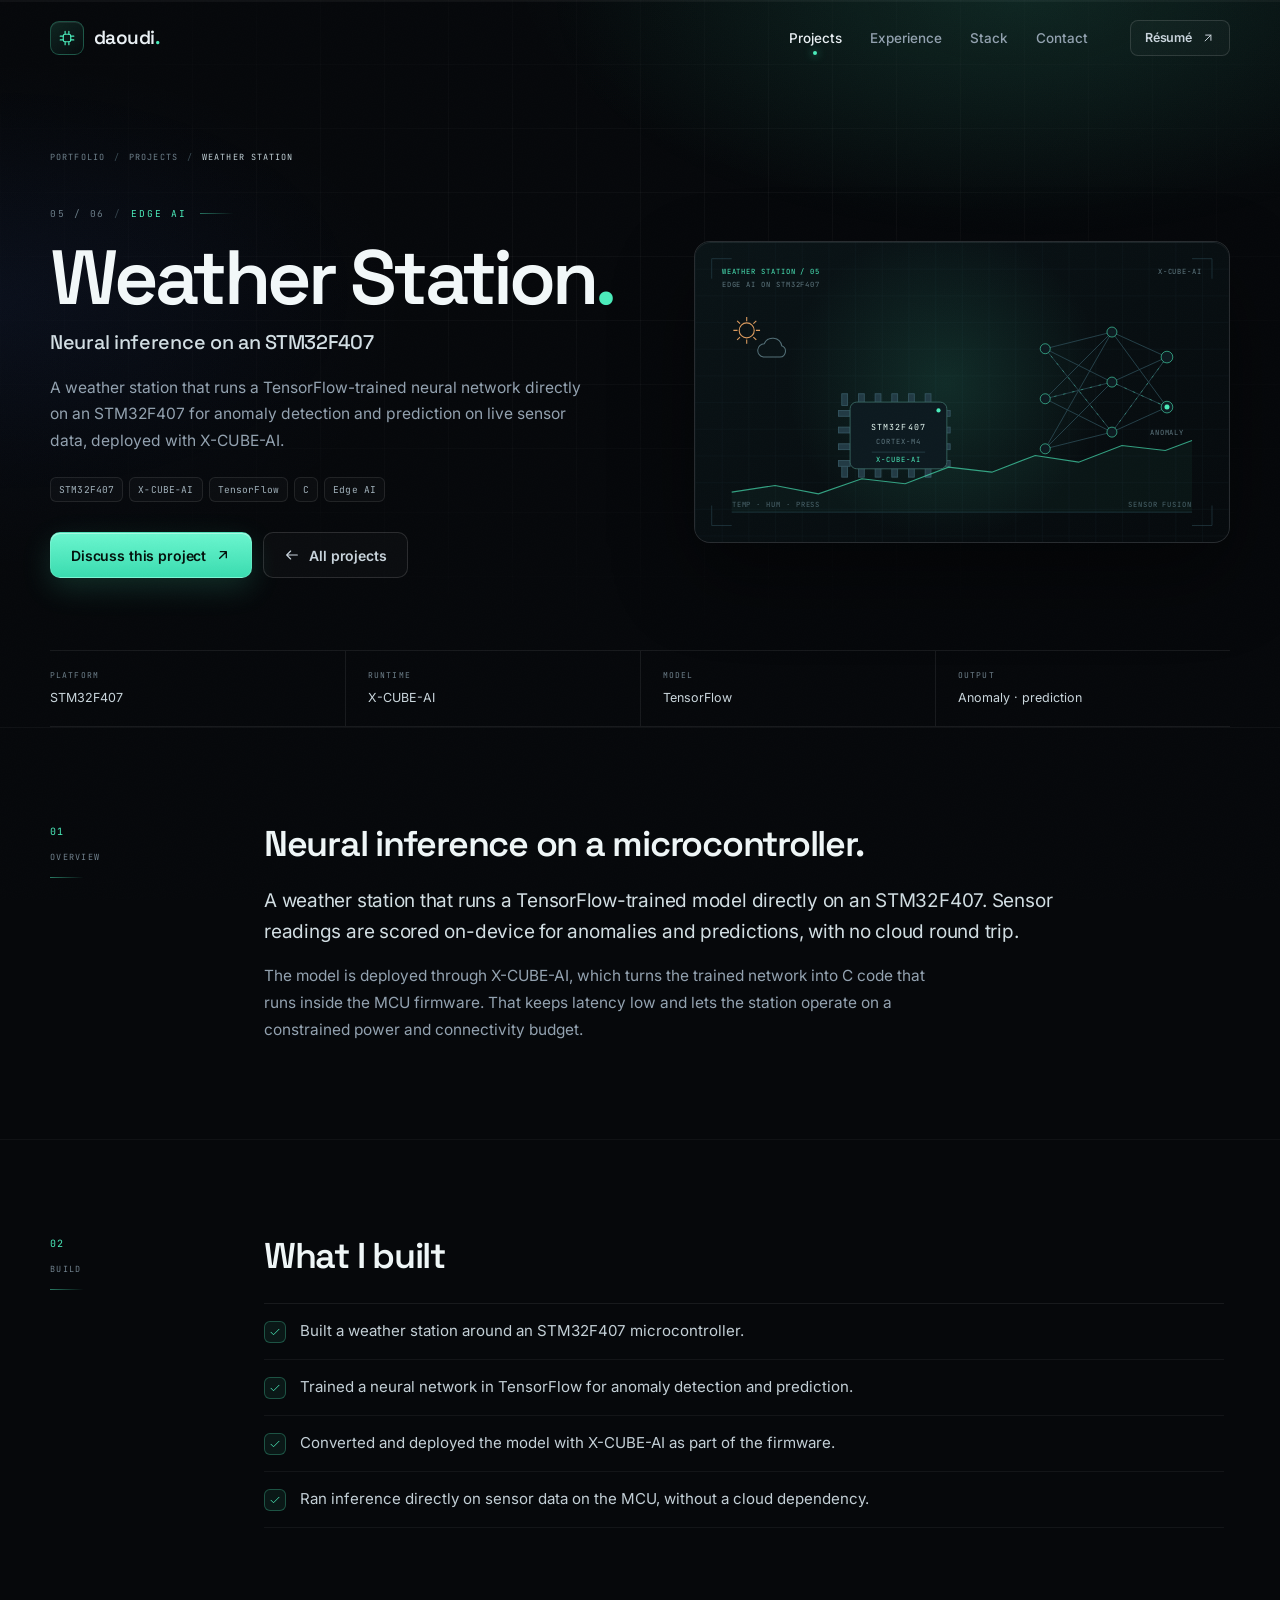
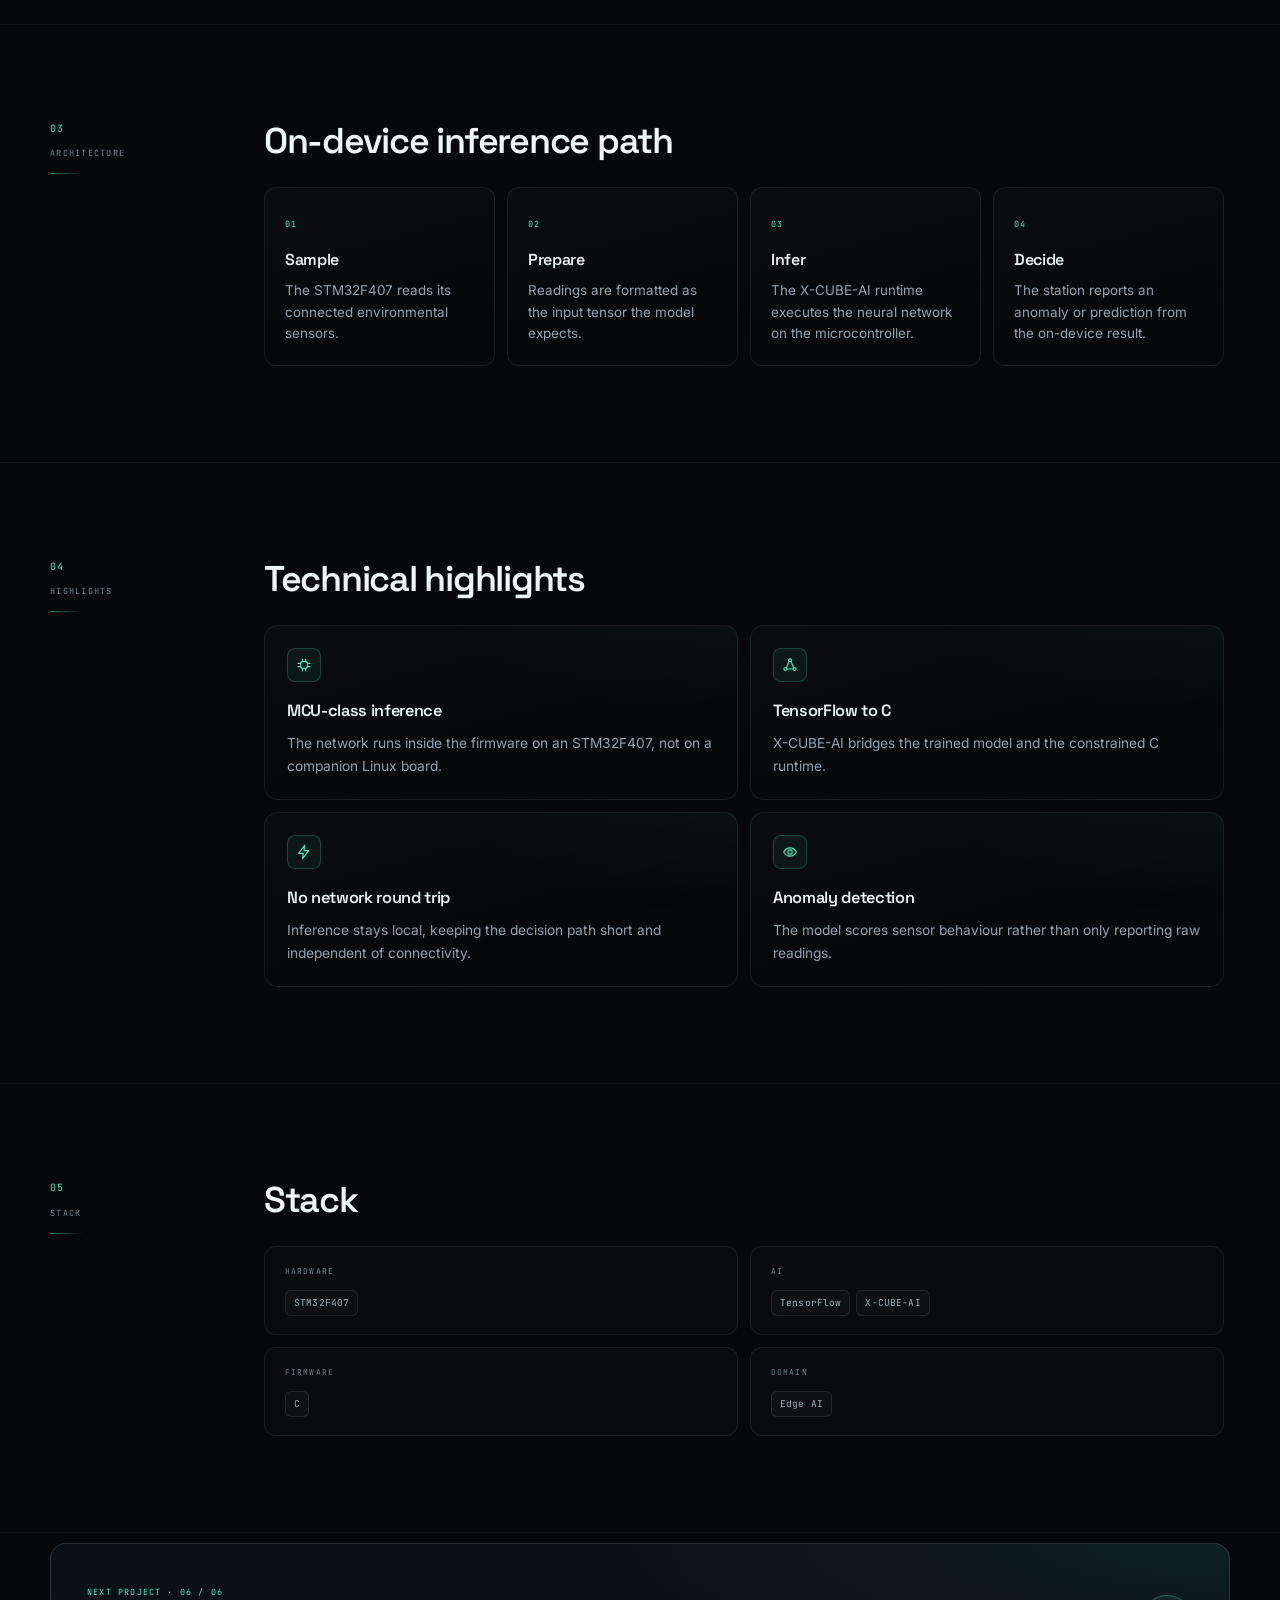
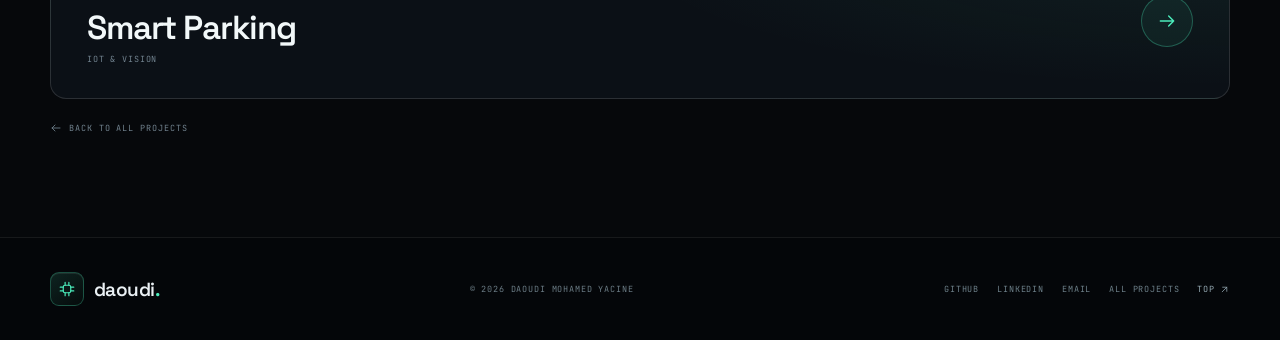
<file: projects/weather-station.html>
<!doctype html>
<html lang="en">
<head>
<meta charset="utf-8">
<meta name="viewport" content="width=device-width, initial-scale=1">
<title>Weather Station — Neural inference on an STM32F407 | Daoudi Mohamed Yacine</title>
<meta name="description" content="A weather station that runs a TensorFlow-trained neural network directly on an STM32F407 for anomaly detection and prediction on live sensor data, deployed with X-CUBE-AI.">
<meta name="author" content="Daoudi Mohamed Yacine">
<meta name="theme-color" content="#06080b">
<meta property="og:type" content="article">
<meta property="og:url" content="https://pycine.github.io/projects/weather-station.html">
<meta property="og:title" content="Weather Station — Neural inference on an STM32F407">
<meta property="og:description" content="A weather station that runs a TensorFlow-trained neural network directly on an STM32F407 for anomaly detection and prediction on live sensor data, deployed with X-CUBE-AI.">
<meta property="og:image" content="https://pycine.github.io/assets/og.png">
<meta name="twitter:card" content="summary_large_image">
<meta name="twitter:title" content="Weather Station — Neural inference on an STM32F407">
<meta name="twitter:description" content="A weather station that runs a TensorFlow-trained neural network directly on an STM32F407 for anomaly detection and prediction on live sensor data, deployed with X-CUBE-AI.">
<meta name="twitter:image" content="https://pycine.github.io/assets/og.png">
<link rel="canonical" href="https://pycine.github.io/projects/weather-station.html">
<link rel="icon" href="../assets/favicon.svg" type="image/svg+xml">
<link rel="preload" href="../assets/fonts/space-grotesk.woff2" as="font" type="font/woff2" crossorigin>
<link rel="preload" href="../assets/fonts/inter.woff2" as="font" type="font/woff2" crossorigin>
<link rel="preload" href="../assets/fonts/jetbrains-mono.woff2" as="font" type="font/woff2" crossorigin>
<link rel="stylesheet" href="../assets/css/styles.css">
<link rel="stylesheet" href="../assets/css/project.css">
<script>document.documentElement.classList.add('js');</script>
<script type="application/ld+json">
{
  "@context": "https://schema.org",
  "@type": "CreativeWork",
  "name": "Weather Station",
  "description": "A weather station that runs a TensorFlow-trained neural network directly on an STM32F407 for anomaly detection and prediction on live sensor data, deployed with X-CUBE-AI.",
  "author": {
    "@type": "Person",
    "name": "Daoudi Mohamed Yacine",
    "url": "https://pycine.github.io/"
  },
  "keywords": "STM32F407, X-CUBE-AI, TensorFlow, C, Edge AI",
  "about": [
    "STM32F407",
    "X-CUBE-AI",
    "TensorFlow",
    "C",
    "Edge AI"
  ]
}
</script>
</head>
<body id="top" class="case-page">

<a class="skip-link" href="#main">Skip to content</a>

<svg class="svg-sprite" aria-hidden="true" focusable="false" xmlns="http://www.w3.org/2000/svg">
  <symbol id="i-arrow-up-right" viewBox="0 0 24 24"><path d="M7 17 17 7M8 7h9v9"/></symbol>
  <symbol id="i-arrow-right" viewBox="0 0 24 24"><path d="M4 12h16m-6-6 6 6-6 6"/></symbol>
  <symbol id="i-arrow-left" viewBox="0 0 24 24"><path d="M20 12H4m6 6-6-6 6-6"/></symbol>
  <symbol id="i-download" viewBox="0 0 24 24"><path d="M12 3v12m0 0 4-4m-4 4-4-4M5 21h14"/></symbol>
  <symbol id="i-menu" viewBox="0 0 24 24"><path d="M4 8h16M4 16h16"/></symbol>
  <symbol id="i-close" viewBox="0 0 24 24"><path d="m6 6 12 12M18 6 6 18"/></symbol>
  <symbol id="i-chip" viewBox="0 0 24 24"><rect x="7" y="7" width="10" height="10" rx="2.5"/><path d="M9.5 3v4M14.5 3v4M9.5 17v4M14.5 17v4M3 9.5h4M3 14.5h4M17 9.5h4M17 14.5h4"/></symbol>
  <symbol id="i-check" viewBox="0 0 24 24"><path d="m4 12.5 5 5L20 6.5"/></symbol>
  <symbol id="i-github" viewBox="0 0 24 24"><path d="M12 .5C5.73.5.5 5.73.5 12a11.5 11.5 0 0 0 7.86 10.92c.58.1.79-.25.79-.56v-2.17c-3.2.7-3.87-1.54-3.87-1.54-.52-1.33-1.28-1.68-1.28-1.68-1.05-.72.08-.7.08-.7 1.16.08 1.77 1.19 1.77 1.19 1.03 1.77 2.7 1.26 3.36.96.1-.75.4-1.26.73-1.55-2.55-.29-5.24-1.28-5.24-5.68 0-1.26.45-2.29 1.19-3.1-.12-.29-.52-1.46.11-3.05 0 0 .97-.31 3.18 1.18a11 11 0 0 1 5.79 0c2.2-1.49 3.17-1.18 3.17-1.18.63 1.59.23 2.76.12 3.05.74.81 1.18 1.84 1.18 3.1 0 4.41-2.69 5.38-5.25 5.67.41.36.78 1.06.78 2.15v3.19c0 .31.21.67.8.56A11.5 11.5 0 0 0 23.5 12C23.5 5.73 18.27.5 12 .5Z"/></symbol>
  <symbol id="i-linkedin" viewBox="0 0 24 24"><path d="M20.45 20.45h-3.55v-5.57c0-1.33-.03-3.04-1.85-3.04-1.85 0-2.14 1.45-2.14 2.94v5.67H9.35V9h3.41v1.56h.05c.48-.9 1.64-1.85 3.37-1.85 3.6 0 4.27 2.37 4.27 5.45v6.29ZM5.34 7.43a2.06 2.06 0 1 1 0-4.12 2.06 2.06 0 0 1 0 4.12ZM7.12 20.45H3.56V9h3.56v11.45Z"/></symbol>
  <symbol id="i-mail" viewBox="0 0 24 24"><rect x="3" y="5" width="18" height="14" rx="2.5"/><path d="m3.5 7.5 8.5 6 8.5-6"/></symbol>
  <symbol id="i-external" viewBox="0 0 24 24"><path d="M14 4h6v6M20 4l-9 9"/><path d="M18 14v5a1 1 0 0 1-1 1H5a1 1 0 0 1-1-1V7a1 1 0 0 1 1-1h5"/></symbol>
  <symbol id="i-shield" viewBox="0 0 24 24"><path d="M12 3 20 6v6c0 4.6-3.4 7.6-8 9-4.6-1.4-8-4.4-8-9V6l8-3Z"/><path d="m8.5 12 2.4 2.4 4.6-5"/></symbol>
  <symbol id="i-refresh" viewBox="0 0 24 24"><path d="M20 11a8 8 0 0 0-14-4M4 4v5h5M4 13a8 8 0 0 0 14 4M20 20v-5h-5"/></symbol>
  <symbol id="i-cloud" viewBox="0 0 24 24"><path d="M7 18a4.5 4.5 0 0 1-.6-9A6 6 0 0 1 19 10a3.5 3.5 0 0 1 0 8H7Z"/></symbol>
  <symbol id="i-lock" viewBox="0 0 24 24"><rect x="4" y="10" width="16" height="11" rx="2.5"/><path d="M8 10V7a4 4 0 0 1 8 0v3"/></symbol>
  <symbol id="i-database" viewBox="0 0 24 24"><ellipse cx="12" cy="5" rx="8" ry="3"/><path d="M4 5v7c0 1.7 3.6 3 8 3s8-1.3 8-3V5M4 12v7c0 1.7 3.6 3 8 3s8-1.3 8-3v-7"/></symbol>
  <symbol id="i-camera" viewBox="0 0 24 24"><path d="M4 8h3l1.5-2h7L17 8h3v10H4V8Z"/><circle cx="12" cy="13" r="3"/></symbol>
  <symbol id="i-upload" viewBox="0 0 24 24"><path d="M12 16V4m0 0L7 9m5-5 5 5M5 20h14"/></symbol>
  <symbol id="i-code" viewBox="0 0 24 24"><path d="m8 8-4 4 4 4M16 8l4 4-4 4M14 4l-4 16"/></symbol>
  <symbol id="i-layers" viewBox="0 0 24 24"><path d="m12 3 9 5-9 5-9-5 9-5Z"/><path d="m3 12.5 9 5 9-5M3 16.5l9 5 9-5"/></symbol>
  <symbol id="i-nodes" viewBox="0 0 24 24"><circle cx="12" cy="5" r="2.2"/><circle cx="5" cy="18" r="2.2"/><circle cx="19" cy="18" r="2.2"/><path d="M10.5 6.8 6.5 16M13.5 6.8 17.5 16M7 18h10"/></symbol>
  <symbol id="i-radio" viewBox="0 0 24 24"><circle cx="12" cy="12" r="2"/><path d="M8.5 8.5a5 5 0 0 0 0 7M15.5 15.5a5 5 0 0 0 0-7M5.6 5.6a9 9 0 0 0 0 12.8M18.4 18.4a9 9 0 0 0 0-12.8"/></symbol>
  <symbol id="i-eye" viewBox="0 0 24 24"><path d="M2.5 12S6 5.8 12 5.8 21.5 12 21.5 12 18 18.2 12 18.2 2.5 12 2.5 12Z"/><circle cx="12" cy="12" r="3.2"/></symbol>
  <symbol id="i-terminal" viewBox="0 0 24 24"><path d="m4 7 5 5-5 5M12 17h8"/></symbol>
  <symbol id="i-bolt" viewBox="0 0 24 24"><path d="M13 2 4 14h7l-1 8 9-12h-7l1-8Z"/></symbol>
</svg>

<div class="scroll-progress" aria-hidden="true"><span></span></div>

<header class="site-header" id="site-header">
  <div class="container nav-inner">
    <a class="brand" href="../index.html" aria-label="Daoudi Mohamed Yacine — back to portfolio">
      <span class="brand-mark" aria-hidden="true"><svg class="icon" viewBox="0 0 24 24" aria-hidden="true"><use href="#i-chip"/></svg></span>
      <span class="brand-text">daoudi<span class="brand-dot">.</span></span>
    </a>

    <nav class="nav-links" aria-label="Primary">
      <a href="../index.html#projects" class="is-active" aria-current="location">Projects</a>
      <a href="../index.html#experience">Experience</a>
      <a href="../index.html#skills">Stack</a>
      <a href="../index.html#contact">Contact</a>
    </nav>

    <div class="nav-actions">
      <a class="btn btn-ghost btn-sm nav-resume" href="../assets/resume.pdf" target="_blank" rel="noopener">
        Résumé <svg class="icon" viewBox="0 0 24 24" aria-hidden="true"><use href="#i-arrow-up-right"/></svg>
      </a>
      <button class="menu-toggle" type="button" aria-expanded="false" aria-controls="mobile-menu" aria-label="Open menu">
        <svg class="icon menu-icon" viewBox="0 0 24 24" aria-hidden="true"><use href="#i-menu"/></svg>
        <svg class="icon close-icon" viewBox="0 0 24 24" aria-hidden="true"><use href="#i-close"/></svg>
      </button>
    </div>
  </div>

  <div class="mobile-menu" id="mobile-menu">
    <nav aria-label="Mobile">
      <a href="../index.html"><span>00</span>Home</a>
      <a href="../index.html#projects"><span>01</span>Projects</a>
      <a href="../index.html#experience"><span>02</span>Experience</a>
      <a href="../index.html#skills"><span>03</span>Stack</a>
      <a href="../index.html#contact"><span>04</span>Contact</a>
    </nav>
    <a class="btn btn-primary mobile-resume" href="../assets/resume.pdf" target="_blank" rel="noopener">
      Download résumé <svg class="icon" viewBox="0 0 24 24" aria-hidden="true"><use href="#i-download"/></svg>
    </a>
  </div>
</header>

<main id="main">

  <section class="case-hero" aria-labelledby="case-title">
    <div class="container">
      <nav class="breadcrumb" aria-label="Breadcrumb">
        <a href="../index.html">Portfolio</a>
        <span class="crumb-sep" aria-hidden="true">/</span>
        <a href="../index.html#projects">Projects</a>
        <span class="crumb-sep" aria-hidden="true">/</span>
        <span aria-current="page">Weather Station</span>
      </nav>

      <div class="case-hero-grid">
        <div class="case-copy" data-reveal>
          <p class="kicker"><span class="kicker-num">05 / 06</span><span class="kicker-slash">/</span> Edge AI</p>
          <h1 id="case-title">Weather Station<span class="accent-dot">.</span></h1>
          <p class="case-sub">Neural inference on an STM32F407</p>
          <p class="case-summary">A weather station that runs a TensorFlow-trained neural network directly on an STM32F407 for anomaly detection and prediction on live sensor data, deployed with X-CUBE-AI.</p>
          <ul class="chip-list"><li class="chip">STM32F407</li><li class="chip">X-CUBE-AI</li><li class="chip">TensorFlow</li><li class="chip">C</li><li class="chip">Edge AI</li></ul>
          <div class="case-actions">
            <a class="btn btn-primary" href="mailto:mohamedyacine.daoudi@proton.me?subject=Weather%20Station%20%E2%80%94%20portfolio%20question">Discuss this project <svg class="icon" viewBox="0 0 24 24" aria-hidden="true"><use href="#i-arrow-up-right"/></svg></a>
            <a class="btn btn-ghost" href="../index.html#projects"><svg class="icon" viewBox="0 0 24 24" aria-hidden="true"><use href="#i-arrow-left"/></svg> All projects</a>
          </div>
        </div>

        <div class="case-art" data-reveal style="--d:.12s">
          <svg class="art-svg" viewBox="0 0 640 360" role="img" aria-label="Illustration of an STM32F407 weather station running a neural network for on-device anomaly detection">
              <defs>
                <linearGradient id="ws-bg" x1="0" y1="0" x2="1" y2="1"><stop offset="0" stop-color="#0a1417"/><stop offset="1" stop-color="#060a0d"/></linearGradient>
                <radialGradient id="ws-glow" cx="50%" cy="50%" r="50%"><stop offset="0" stop-color="#4becbb" stop-opacity=".13"/><stop offset="1" stop-color="#4becbb" stop-opacity="0"/></radialGradient>
                <pattern id="ws-grid" width="32" height="32" patternUnits="userSpaceOnUse"><path d="M32 0H0V32" fill="none" stroke="#15262d" stroke-width="1"/></pattern>
              </defs>
              <rect width="640" height="360" fill="url(#ws-bg)"/>
              <rect width="640" height="360" fill="url(#ws-grid)" opacity=".5"/>
              <circle cx="300" cy="170" r="190" fill="url(#ws-glow)"/>
              <g class="art-label">
                <text x="32" y="38" fill="#4becbb">WEATHER STATION / 05</text>
                <text x="32" y="54" fill="#5f7880">EDGE AI ON STM32F407</text>
                <text x="608" y="38" text-anchor="end" fill="#5f7880">X-CUBE-AI</text>
              </g>

              <!-- weather glyphs -->
              <g transform="translate(44 88)" fill="none" stroke="#ffb26b" stroke-width="1.3" opacity=".85">
                <circle cx="18" cy="18" r="9"/>
                <path d="M18 2v5M18 29v5M2 18h5M29 18h5M6.5 6.5l3.5 3.5M26 26l3.5 3.5M29.5 6.5 26 10M10 26l-3.5 3.5"/>
              </g>
              <g transform="translate(78 118)" fill="#0a1417" stroke="#547078" stroke-width="1.2">
                <path d="M4 20a8 8 0 0 1 1-15.9 11 11 0 0 1 21 2.4A7 7 0 0 1 24 20H4Z"/>
              </g>

              <!-- MCU -->
              <g>
                <g fill="#223a44" stroke="#355661">
                  <rect x="176" y="182" width="7" height="14"/><rect x="196" y="182" width="7" height="14"/><rect x="216" y="182" width="7" height="14"/><rect x="236" y="182" width="7" height="14"/><rect x="256" y="182" width="7" height="14"/><rect x="276" y="182" width="7" height="14"/>
                  <rect x="176" y="268" width="7" height="14"/><rect x="196" y="268" width="7" height="14"/><rect x="216" y="268" width="7" height="14"/><rect x="236" y="268" width="7" height="14"/><rect x="256" y="268" width="7" height="14"/><rect x="276" y="268" width="7" height="14"/>
                  <rect x="172" y="202" width="14" height="7"/><rect x="172" y="222" width="14" height="7"/><rect x="172" y="242" width="14" height="7"/><rect x="172" y="262" width="14" height="7"/>
                  <rect x="292" y="202" width="14" height="7"/><rect x="292" y="222" width="14" height="7"/><rect x="292" y="242" width="14" height="7"/><rect x="292" y="262" width="14" height="7"/>
                </g>
                <rect x="186" y="192" width="116" height="80" rx="8" fill="#0d1a20" stroke="#3c6b66"/>
                <circle cx="292" cy="202" r="2.5" fill="#4becbb"/>
                <text x="244" y="226" text-anchor="middle" class="art-label" fill="#e8fbf5" style="font-size:10px">STM32F407</text>
                <text x="244" y="242" text-anchor="middle" class="art-label" fill="#5f7880">CORTEX-M4</text>
                <path d="M212 252h64" stroke="#264049"/>
                <text x="244" y="264" text-anchor="middle" class="art-label" fill="#4becbb">X-CUBE-AI</text>
              </g>

              <!-- neural net -->
              <g>
                <g fill="none" stroke="#2b4a53">
                  <path d="M420 128 500 108M420 128 500 168M420 128 500 228M420 188 500 108M420 188 500 168M420 188 500 228M420 248 500 108M420 248 500 168M420 248 500 228"/>
                  <path d="M500 108 566 138M500 108 566 198M500 168 566 138M500 168 566 198M500 228 566 138M500 228 566 198"/>
                </g>
                <g fill="none" stroke="#4becbb" stroke-opacity=".45" stroke-dasharray="3 8" class="flow">
                  <path d="M420 188 500 168 566 198"/>
                  <path d="M420 128 500 228 566 138"/>
                </g>
                <g fill="#0d1a20" stroke="#4becbb" stroke-opacity=".7">
                  <circle cx="420" cy="128" r="6"/><circle cx="420" cy="188" r="6"/><circle cx="420" cy="248" r="6"/>
                  <circle cx="500" cy="108" r="6"/><circle cx="500" cy="168" r="6"/><circle cx="500" cy="228" r="6"/>
                  <circle cx="566" cy="138" r="7"/><circle cx="566" cy="198" r="7"/>
                </g>
                <circle cx="566" cy="198" r="3" fill="#4becbb"/>
                <text x="566" y="232" text-anchor="middle" class="art-label" fill="#5f7880">ANOMALY</text>
              </g>

              <!-- sensor trace -->
              <g>
                <path d="M44 324H596" stroke="#1e343c"/>
                <path d="M44 300 96 292 148 302 200 284 252 290 304 270 356 276 408 256 460 264 512 244 564 250 596 238" fill="none" stroke="#4becbb" stroke-opacity=".65" stroke-width="1.3"/>
                <path d="M44 300 96 292 148 302 200 284 252 290 304 270 356 276 408 256 460 264 512 244 564 250 596 238V324H44Z" fill="#4becbb" fill-opacity=".04"/>
                <text x="44" y="318" class="art-label" fill="#4b656d">TEMP · HUM · PRESS</text>
                <text x="596" y="318" text-anchor="end" class="art-label" fill="#4b656d">SENSOR FUSION</text>
              </g>
              <g fill="none" stroke="#294650" opacity=".7">
                <path d="M20 44V20h24M596 20h24v24M20 316v24h24M620 316v24h-24"/>
              </g>
            </svg>
        </div>
      </div>

      <dl class="case-specs">
        <div><dt>Platform</dt><dd>STM32F407</dd></div><div><dt>Runtime</dt><dd>X-CUBE-AI</dd></div><div><dt>Model</dt><dd>TensorFlow</dd></div><div><dt>Output</dt><dd>Anomaly · prediction</dd></div>
      </dl>
    </div>
  </section>

    <section class="case-section">
      <div class="container case-layout">
        <div class="case-rail"><span class="rail-num">01</span><span>Overview</span></div>
        <div class="case-content" data-reveal>
          <h2>Neural inference on a microcontroller.</h2><div class="case-prose"><p class="case-lead">A weather station that runs a TensorFlow-trained model directly on an STM32F407. Sensor readings are scored on-device for anomalies and predictions, with no cloud round trip.</p><p>The model is deployed through X-CUBE-AI, which turns the trained network into C code that runs inside the MCU firmware. That keeps latency low and lets the station operate on a constrained power and connectivity budget.</p></div>
        </div>
      </div>
    </section>

    <section class="case-section">
      <div class="container case-layout">
        <div class="case-rail"><span class="rail-num">02</span><span>Build</span></div>
        <div class="case-content" data-reveal>
          <h2>What I built</h2><ul class="case-list"><li><span class="case-check"><svg class="icon" viewBox="0 0 24 24" aria-hidden="true"><use href="#i-check"/></svg></span><span>Built a weather station around an STM32F407 microcontroller.</span></li><li><span class="case-check"><svg class="icon" viewBox="0 0 24 24" aria-hidden="true"><use href="#i-check"/></svg></span><span>Trained a neural network in TensorFlow for anomaly detection and prediction.</span></li><li><span class="case-check"><svg class="icon" viewBox="0 0 24 24" aria-hidden="true"><use href="#i-check"/></svg></span><span>Converted and deployed the model with X-CUBE-AI as part of the firmware.</span></li><li><span class="case-check"><svg class="icon" viewBox="0 0 24 24" aria-hidden="true"><use href="#i-check"/></svg></span><span>Ran inference directly on sensor data on the MCU, without a cloud dependency.</span></li></ul>
        </div>
      </div>
    </section>

    <section class="case-section">
      <div class="container case-layout">
        <div class="case-rail"><span class="rail-num">03</span><span>Architecture</span></div>
        <div class="case-content" data-reveal>
          <h2>On-device inference path</h2><div class="flow-grid flow-grid--4"><article class="flow-step"><span class="flow-num">01</span><h3>Sample</h3><p>The STM32F407 reads its connected environmental sensors.</p></article><article class="flow-step"><span class="flow-num">02</span><h3>Prepare</h3><p>Readings are formatted as the input tensor the model expects.</p></article><article class="flow-step"><span class="flow-num">03</span><h3>Infer</h3><p>The X-CUBE-AI runtime executes the neural network on the microcontroller.</p></article><article class="flow-step"><span class="flow-num">04</span><h3>Decide</h3><p>The station reports an anomaly or prediction from the on-device result.</p></article></div>
        </div>
      </div>
    </section>

    <section class="case-section">
      <div class="container case-layout">
        <div class="case-rail"><span class="rail-num">04</span><span>Highlights</span></div>
        <div class="case-content" data-reveal>
          <h2>Technical highlights</h2><div class="highlight-grid"><article class="highlight-card"><span class="highlight-icon"><svg class="icon" viewBox="0 0 24 24" aria-hidden="true"><use href="#i-chip"/></svg></span><h3>MCU-class inference</h3><p>The network runs inside the firmware on an STM32F407, not on a companion Linux board.</p></article><article class="highlight-card"><span class="highlight-icon"><svg class="icon" viewBox="0 0 24 24" aria-hidden="true"><use href="#i-nodes"/></svg></span><h3>TensorFlow to C</h3><p>X-CUBE-AI bridges the trained model and the constrained C runtime.</p></article><article class="highlight-card"><span class="highlight-icon"><svg class="icon" viewBox="0 0 24 24" aria-hidden="true"><use href="#i-bolt"/></svg></span><h3>No network round trip</h3><p>Inference stays local, keeping the decision path short and independent of connectivity.</p></article><article class="highlight-card"><span class="highlight-icon"><svg class="icon" viewBox="0 0 24 24" aria-hidden="true"><use href="#i-eye"/></svg></span><h3>Anomaly detection</h3><p>The model scores sensor behaviour rather than only reporting raw readings.</p></article></div>
        </div>
      </div>
    </section>

    <section class="case-section">
      <div class="container case-layout">
        <div class="case-rail"><span class="rail-num">05</span><span>Stack</span></div>
        <div class="case-content" data-reveal>
          <h2>Stack</h2><div class="stack-grid"><div class="stack-group"><span class="stack-label">Hardware</span><ul class="chip-list"><li class="chip">STM32F407</li></ul></div><div class="stack-group"><span class="stack-label">AI</span><ul class="chip-list"><li class="chip">TensorFlow</li><li class="chip">X-CUBE-AI</li></ul></div><div class="stack-group"><span class="stack-label">Firmware</span><ul class="chip-list"><li class="chip">C</li></ul></div><div class="stack-group"><span class="stack-label">Domain</span><ul class="chip-list"><li class="chip">Edge AI</li></ul></div></div>
        </div>
      </div>
    </section>

  <section class="case-section case-next-wrap">
    <div class="container">
      <a class="next-project" href="smart-parking.html">
        <span class="next-copy">
          <span class="next-label">Next project · 06 / 06</span>
          <span class="next-title">Smart Parking</span>
          <span class="next-category">IoT & vision</span>
        </span>
        <span class="next-arrow"><svg class="icon" viewBox="0 0 24 24" aria-hidden="true"><use href="#i-arrow-right"/></svg></span>
      </a>
      <a class="case-back" href="../index.html#projects"><svg class="icon" viewBox="0 0 24 24" aria-hidden="true"><use href="#i-arrow-left"/></svg> Back to all projects</a>
    </div>
  </section>

</main>

<footer class="site-footer">
  <div class="container footer-inner">
    <a class="brand" href="../index.html" aria-label="Daoudi Mohamed Yacine — back to portfolio">
      <span class="brand-mark" aria-hidden="true"><svg class="icon" viewBox="0 0 24 24" aria-hidden="true"><use href="#i-chip"/></svg></span>
      <span class="brand-text">daoudi<span class="brand-dot">.</span></span>
    </a>
    <p class="footer-note">© <span id="year">2026</span> Daoudi Mohamed Yacine</p>
    <nav class="footer-links" aria-label="Footer">
      <a href="https://github.com/pycine" target="_blank" rel="noopener">GitHub</a>
      <a href="https://www.linkedin.com/in/daoudi-med-yacine" target="_blank" rel="noopener">LinkedIn</a>
      <a href="mailto:mohamedyacine.daoudi@proton.me">Email</a>
      <a href="../index.html#projects">All projects</a>
      <a href="#top" class="back-top">Top <svg class="icon" viewBox="0 0 24 24" aria-hidden="true"><use href="#i-arrow-up-right"/></svg></a>
    </nav>
  </div>
</footer>

<script src="../assets/js/main.js" defer></script>
</body>
</html>
</file>
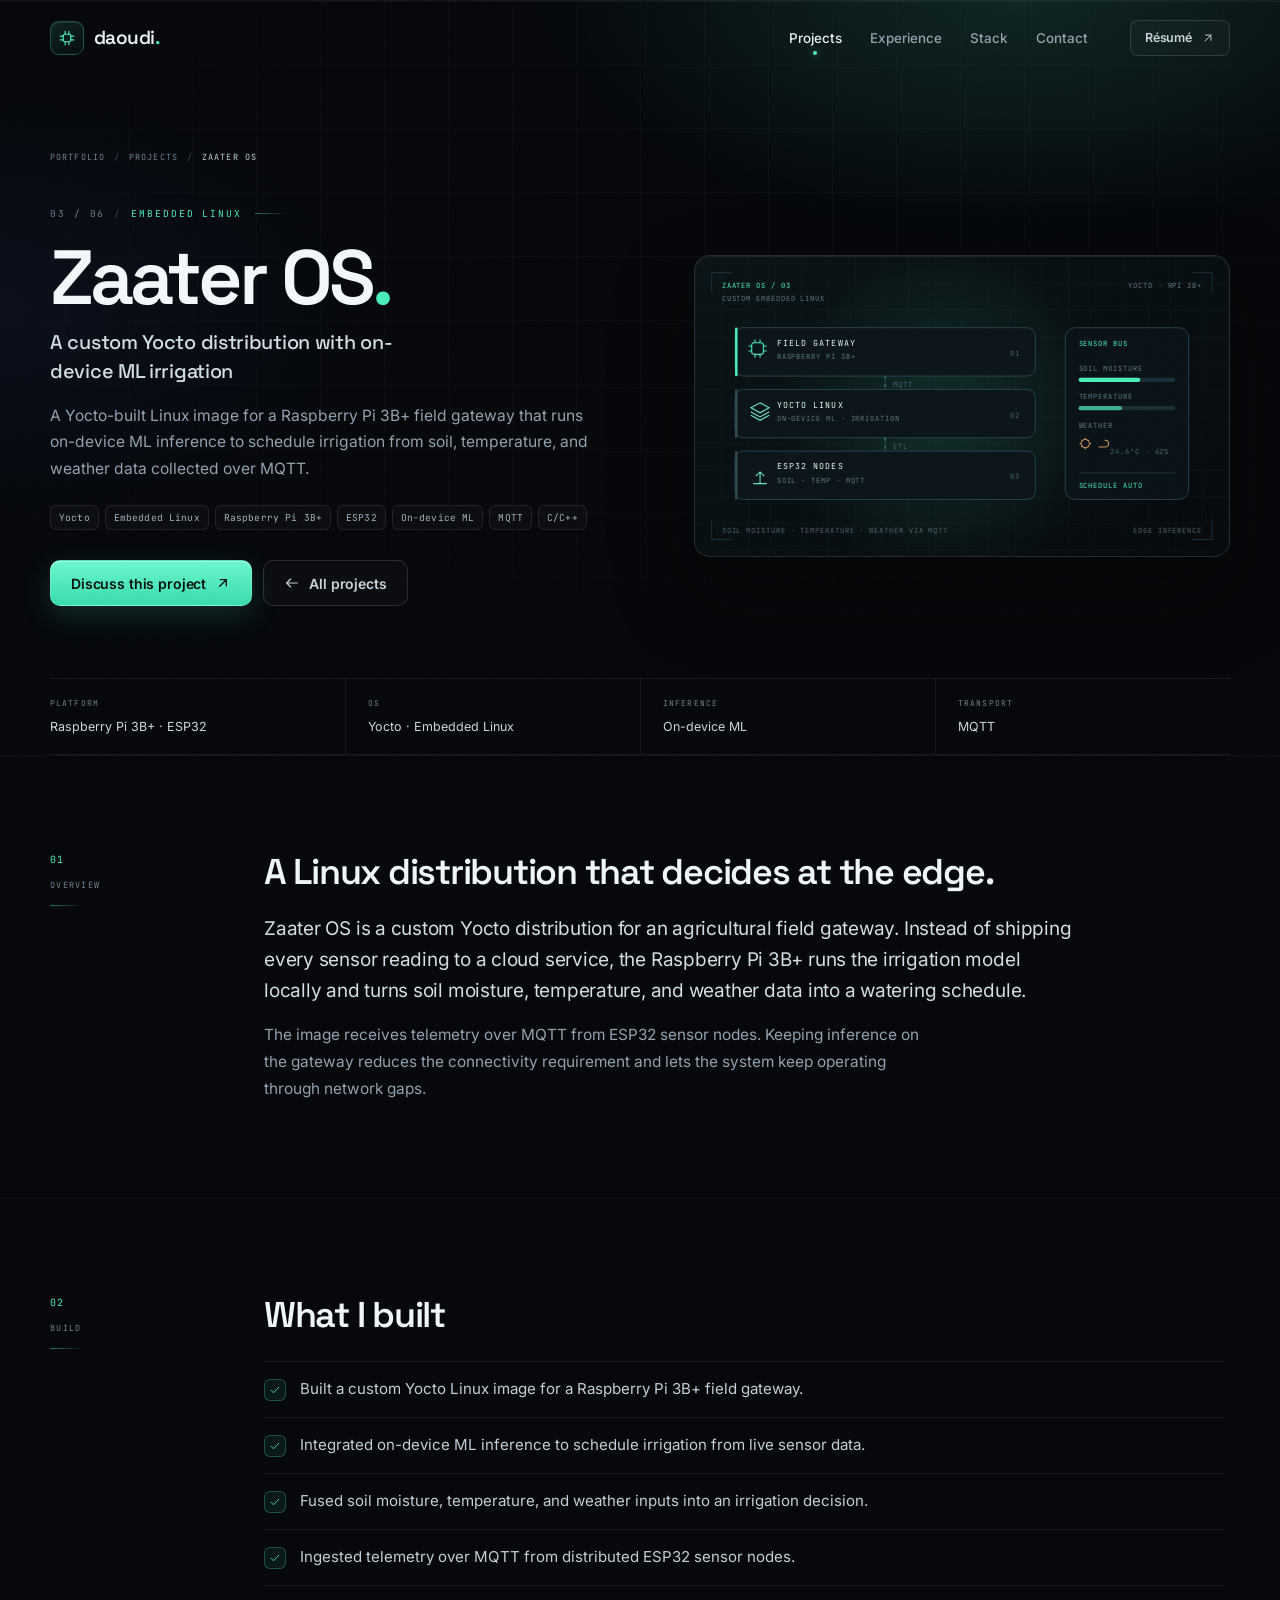
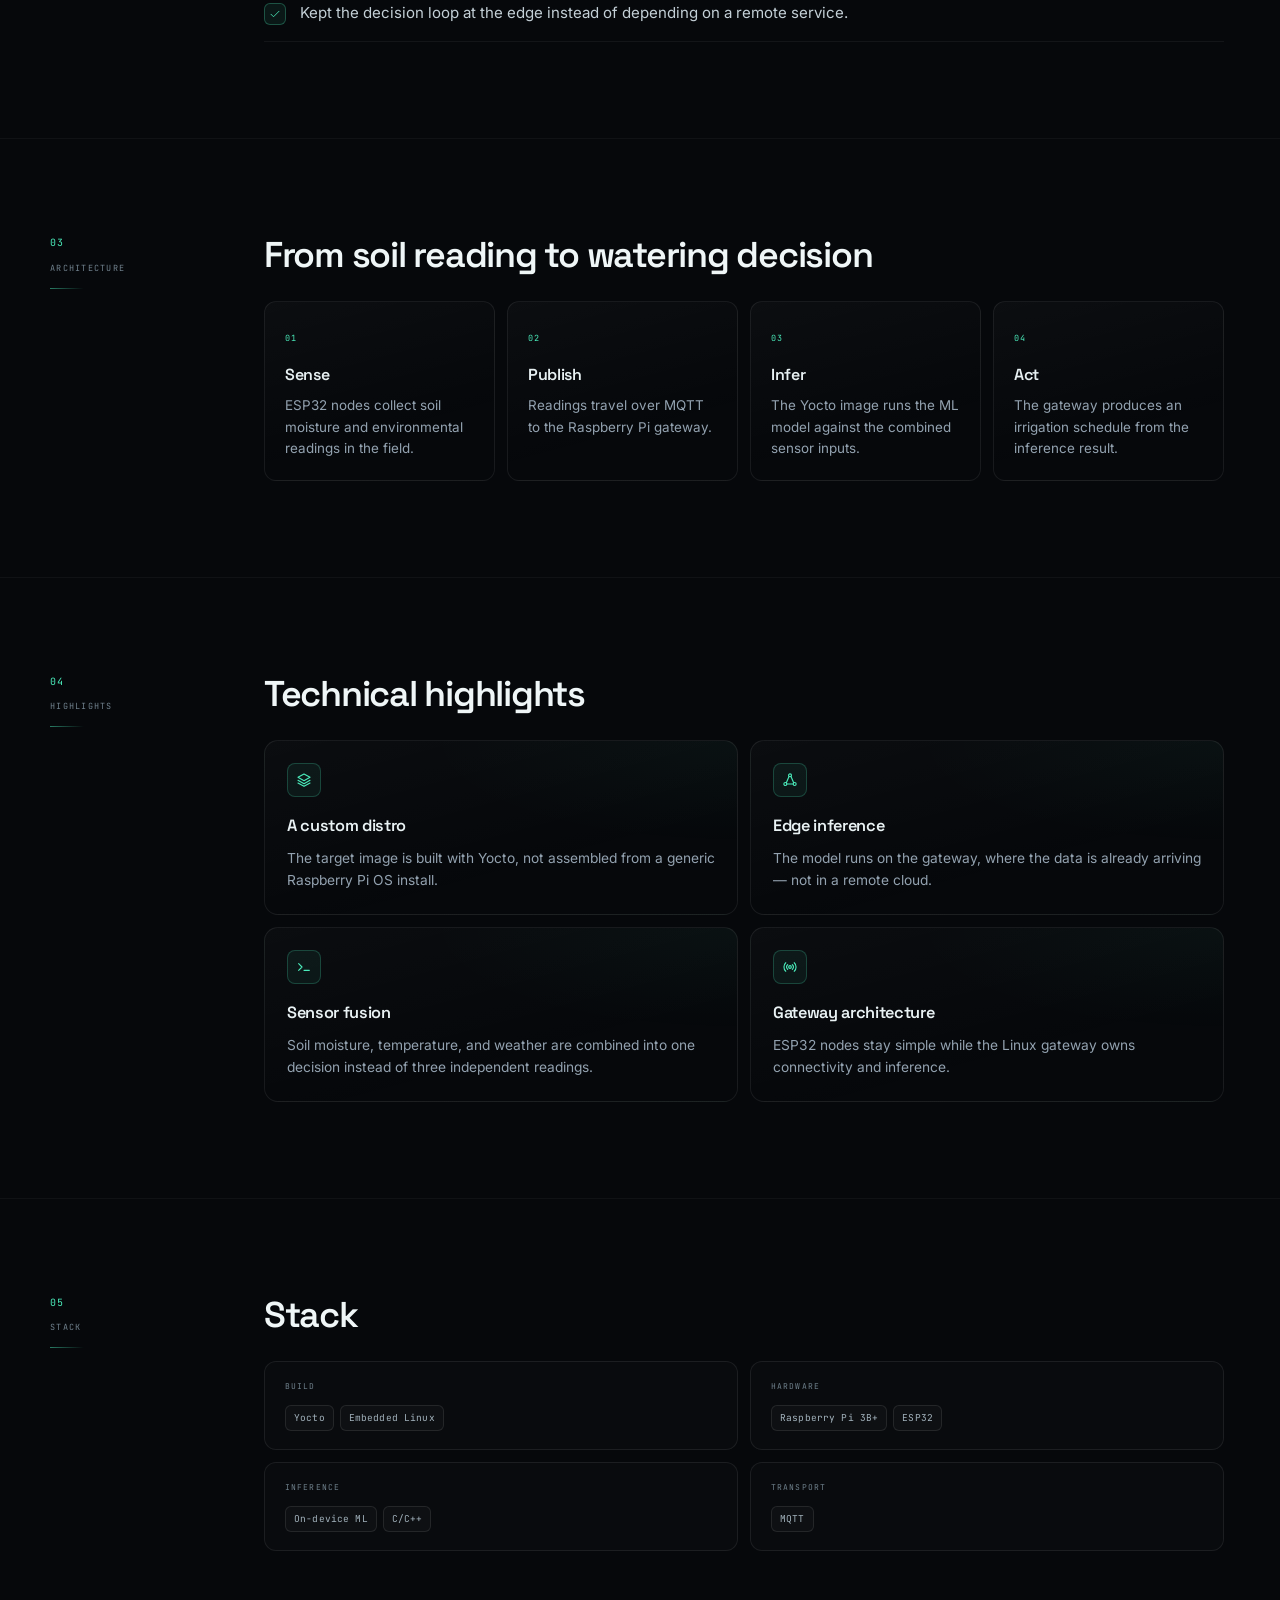
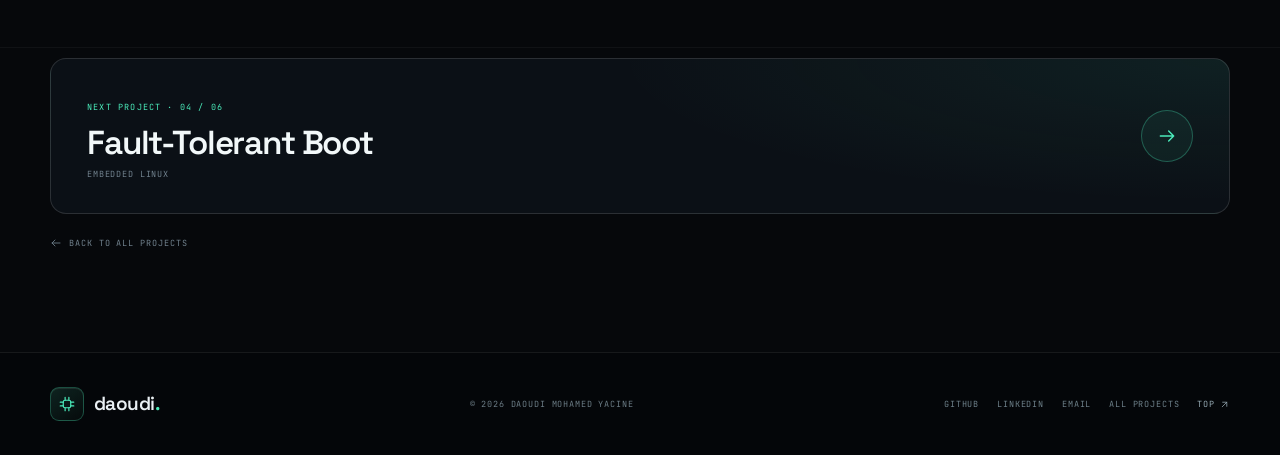
<file: projects/zaater-os.html>
<!doctype html>
<html lang="en">
<head>
<meta charset="utf-8">
<meta name="viewport" content="width=device-width, initial-scale=1">
<title>Zaater OS — A custom Yocto distribution with on-device ML irrigation | Daoudi Mohamed Yacine</title>
<meta name="description" content="A Yocto-built Linux image for a Raspberry Pi 3B+ field gateway that runs on-device ML inference to schedule irrigation from soil, temperature, and weather data collected over MQTT.">
<meta name="author" content="Daoudi Mohamed Yacine">
<meta name="theme-color" content="#06080b">
<meta property="og:type" content="article">
<meta property="og:url" content="https://pycine.github.io/projects/zaater-os.html">
<meta property="og:title" content="Zaater OS — A custom Yocto distribution with on-device ML irrigation">
<meta property="og:description" content="A Yocto-built Linux image for a Raspberry Pi 3B+ field gateway that runs on-device ML inference to schedule irrigation from soil, temperature, and weather data collected over MQTT.">
<meta property="og:image" content="https://pycine.github.io/assets/og.png">
<meta name="twitter:card" content="summary_large_image">
<meta name="twitter:title" content="Zaater OS — A custom Yocto distribution with on-device ML irrigation">
<meta name="twitter:description" content="A Yocto-built Linux image for a Raspberry Pi 3B+ field gateway that runs on-device ML inference to schedule irrigation from soil, temperature, and weather data collected over MQTT.">
<meta name="twitter:image" content="https://pycine.github.io/assets/og.png">
<link rel="canonical" href="https://pycine.github.io/projects/zaater-os.html">
<link rel="icon" href="../assets/favicon.svg" type="image/svg+xml">
<link rel="preload" href="../assets/fonts/space-grotesk.woff2" as="font" type="font/woff2" crossorigin>
<link rel="preload" href="../assets/fonts/inter.woff2" as="font" type="font/woff2" crossorigin>
<link rel="preload" href="../assets/fonts/jetbrains-mono.woff2" as="font" type="font/woff2" crossorigin>
<link rel="stylesheet" href="../assets/css/styles.css">
<link rel="stylesheet" href="../assets/css/project.css">
<script>document.documentElement.classList.add('js');</script>
<script type="application/ld+json">
{
  "@context": "https://schema.org",
  "@type": "CreativeWork",
  "name": "Zaater OS",
  "description": "A Yocto-built Linux image for a Raspberry Pi 3B+ field gateway that runs on-device ML inference to schedule irrigation from soil, temperature, and weather data collected over MQTT.",
  "author": {
    "@type": "Person",
    "name": "Daoudi Mohamed Yacine",
    "url": "https://pycine.github.io/"
  },
  "keywords": "Yocto, Embedded Linux, Raspberry Pi 3B+, ESP32, On-device ML, MQTT, C/C++",
  "about": [
    "Yocto",
    "Embedded Linux",
    "Raspberry Pi 3B+",
    "ESP32",
    "On-device ML",
    "MQTT",
    "C/C++"
  ]
}
</script>
</head>
<body id="top" class="case-page">

<a class="skip-link" href="#main">Skip to content</a>

<svg class="svg-sprite" aria-hidden="true" focusable="false" xmlns="http://www.w3.org/2000/svg">
  <symbol id="i-arrow-up-right" viewBox="0 0 24 24"><path d="M7 17 17 7M8 7h9v9"/></symbol>
  <symbol id="i-arrow-right" viewBox="0 0 24 24"><path d="M4 12h16m-6-6 6 6-6 6"/></symbol>
  <symbol id="i-arrow-left" viewBox="0 0 24 24"><path d="M20 12H4m6 6-6-6 6-6"/></symbol>
  <symbol id="i-download" viewBox="0 0 24 24"><path d="M12 3v12m0 0 4-4m-4 4-4-4M5 21h14"/></symbol>
  <symbol id="i-menu" viewBox="0 0 24 24"><path d="M4 8h16M4 16h16"/></symbol>
  <symbol id="i-close" viewBox="0 0 24 24"><path d="m6 6 12 12M18 6 6 18"/></symbol>
  <symbol id="i-chip" viewBox="0 0 24 24"><rect x="7" y="7" width="10" height="10" rx="2.5"/><path d="M9.5 3v4M14.5 3v4M9.5 17v4M14.5 17v4M3 9.5h4M3 14.5h4M17 9.5h4M17 14.5h4"/></symbol>
  <symbol id="i-check" viewBox="0 0 24 24"><path d="m4 12.5 5 5L20 6.5"/></symbol>
  <symbol id="i-github" viewBox="0 0 24 24"><path d="M12 .5C5.73.5.5 5.73.5 12a11.5 11.5 0 0 0 7.86 10.92c.58.1.79-.25.79-.56v-2.17c-3.2.7-3.87-1.54-3.87-1.54-.52-1.33-1.28-1.68-1.28-1.68-1.05-.72.08-.7.08-.7 1.16.08 1.77 1.19 1.77 1.19 1.03 1.77 2.7 1.26 3.36.96.1-.75.4-1.26.73-1.55-2.55-.29-5.24-1.28-5.24-5.68 0-1.26.45-2.29 1.19-3.1-.12-.29-.52-1.46.11-3.05 0 0 .97-.31 3.18 1.18a11 11 0 0 1 5.79 0c2.2-1.49 3.17-1.18 3.17-1.18.63 1.59.23 2.76.12 3.05.74.81 1.18 1.84 1.18 3.1 0 4.41-2.69 5.38-5.25 5.67.41.36.78 1.06.78 2.15v3.19c0 .31.21.67.8.56A11.5 11.5 0 0 0 23.5 12C23.5 5.73 18.27.5 12 .5Z"/></symbol>
  <symbol id="i-linkedin" viewBox="0 0 24 24"><path d="M20.45 20.45h-3.55v-5.57c0-1.33-.03-3.04-1.85-3.04-1.85 0-2.14 1.45-2.14 2.94v5.67H9.35V9h3.41v1.56h.05c.48-.9 1.64-1.85 3.37-1.85 3.6 0 4.27 2.37 4.27 5.45v6.29ZM5.34 7.43a2.06 2.06 0 1 1 0-4.12 2.06 2.06 0 0 1 0 4.12ZM7.12 20.45H3.56V9h3.56v11.45Z"/></symbol>
  <symbol id="i-mail" viewBox="0 0 24 24"><rect x="3" y="5" width="18" height="14" rx="2.5"/><path d="m3.5 7.5 8.5 6 8.5-6"/></symbol>
  <symbol id="i-external" viewBox="0 0 24 24"><path d="M14 4h6v6M20 4l-9 9"/><path d="M18 14v5a1 1 0 0 1-1 1H5a1 1 0 0 1-1-1V7a1 1 0 0 1 1-1h5"/></symbol>
  <symbol id="i-shield" viewBox="0 0 24 24"><path d="M12 3 20 6v6c0 4.6-3.4 7.6-8 9-4.6-1.4-8-4.4-8-9V6l8-3Z"/><path d="m8.5 12 2.4 2.4 4.6-5"/></symbol>
  <symbol id="i-refresh" viewBox="0 0 24 24"><path d="M20 11a8 8 0 0 0-14-4M4 4v5h5M4 13a8 8 0 0 0 14 4M20 20v-5h-5"/></symbol>
  <symbol id="i-cloud" viewBox="0 0 24 24"><path d="M7 18a4.5 4.5 0 0 1-.6-9A6 6 0 0 1 19 10a3.5 3.5 0 0 1 0 8H7Z"/></symbol>
  <symbol id="i-lock" viewBox="0 0 24 24"><rect x="4" y="10" width="16" height="11" rx="2.5"/><path d="M8 10V7a4 4 0 0 1 8 0v3"/></symbol>
  <symbol id="i-database" viewBox="0 0 24 24"><ellipse cx="12" cy="5" rx="8" ry="3"/><path d="M4 5v7c0 1.7 3.6 3 8 3s8-1.3 8-3V5M4 12v7c0 1.7 3.6 3 8 3s8-1.3 8-3v-7"/></symbol>
  <symbol id="i-camera" viewBox="0 0 24 24"><path d="M4 8h3l1.5-2h7L17 8h3v10H4V8Z"/><circle cx="12" cy="13" r="3"/></symbol>
  <symbol id="i-upload" viewBox="0 0 24 24"><path d="M12 16V4m0 0L7 9m5-5 5 5M5 20h14"/></symbol>
  <symbol id="i-code" viewBox="0 0 24 24"><path d="m8 8-4 4 4 4M16 8l4 4-4 4M14 4l-4 16"/></symbol>
  <symbol id="i-layers" viewBox="0 0 24 24"><path d="m12 3 9 5-9 5-9-5 9-5Z"/><path d="m3 12.5 9 5 9-5M3 16.5l9 5 9-5"/></symbol>
  <symbol id="i-nodes" viewBox="0 0 24 24"><circle cx="12" cy="5" r="2.2"/><circle cx="5" cy="18" r="2.2"/><circle cx="19" cy="18" r="2.2"/><path d="M10.5 6.8 6.5 16M13.5 6.8 17.5 16M7 18h10"/></symbol>
  <symbol id="i-radio" viewBox="0 0 24 24"><circle cx="12" cy="12" r="2"/><path d="M8.5 8.5a5 5 0 0 0 0 7M15.5 15.5a5 5 0 0 0 0-7M5.6 5.6a9 9 0 0 0 0 12.8M18.4 18.4a9 9 0 0 0 0-12.8"/></symbol>
  <symbol id="i-eye" viewBox="0 0 24 24"><path d="M2.5 12S6 5.8 12 5.8 21.5 12 21.5 12 18 18.2 12 18.2 2.5 12 2.5 12Z"/><circle cx="12" cy="12" r="3.2"/></symbol>
  <symbol id="i-terminal" viewBox="0 0 24 24"><path d="m4 7 5 5-5 5M12 17h8"/></symbol>
  <symbol id="i-bolt" viewBox="0 0 24 24"><path d="M13 2 4 14h7l-1 8 9-12h-7l1-8Z"/></symbol>
</svg>

<div class="scroll-progress" aria-hidden="true"><span></span></div>

<header class="site-header" id="site-header">
  <div class="container nav-inner">
    <a class="brand" href="../index.html" aria-label="Daoudi Mohamed Yacine — back to portfolio">
      <span class="brand-mark" aria-hidden="true"><svg class="icon" viewBox="0 0 24 24" aria-hidden="true"><use href="#i-chip"/></svg></span>
      <span class="brand-text">daoudi<span class="brand-dot">.</span></span>
    </a>

    <nav class="nav-links" aria-label="Primary">
      <a href="../index.html#projects" class="is-active" aria-current="location">Projects</a>
      <a href="../index.html#experience">Experience</a>
      <a href="../index.html#skills">Stack</a>
      <a href="../index.html#contact">Contact</a>
    </nav>

    <div class="nav-actions">
      <a class="btn btn-ghost btn-sm nav-resume" href="../assets/resume.pdf" target="_blank" rel="noopener">
        Résumé <svg class="icon" viewBox="0 0 24 24" aria-hidden="true"><use href="#i-arrow-up-right"/></svg>
      </a>
      <button class="menu-toggle" type="button" aria-expanded="false" aria-controls="mobile-menu" aria-label="Open menu">
        <svg class="icon menu-icon" viewBox="0 0 24 24" aria-hidden="true"><use href="#i-menu"/></svg>
        <svg class="icon close-icon" viewBox="0 0 24 24" aria-hidden="true"><use href="#i-close"/></svg>
      </button>
    </div>
  </div>

  <div class="mobile-menu" id="mobile-menu">
    <nav aria-label="Mobile">
      <a href="../index.html"><span>00</span>Home</a>
      <a href="../index.html#projects"><span>01</span>Projects</a>
      <a href="../index.html#experience"><span>02</span>Experience</a>
      <a href="../index.html#skills"><span>03</span>Stack</a>
      <a href="../index.html#contact"><span>04</span>Contact</a>
    </nav>
    <a class="btn btn-primary mobile-resume" href="../assets/resume.pdf" target="_blank" rel="noopener">
      Download résumé <svg class="icon" viewBox="0 0 24 24" aria-hidden="true"><use href="#i-download"/></svg>
    </a>
  </div>
</header>

<main id="main">

  <section class="case-hero" aria-labelledby="case-title">
    <div class="container">
      <nav class="breadcrumb" aria-label="Breadcrumb">
        <a href="../index.html">Portfolio</a>
        <span class="crumb-sep" aria-hidden="true">/</span>
        <a href="../index.html#projects">Projects</a>
        <span class="crumb-sep" aria-hidden="true">/</span>
        <span aria-current="page">Zaater OS</span>
      </nav>

      <div class="case-hero-grid">
        <div class="case-copy" data-reveal>
          <p class="kicker"><span class="kicker-num">03 / 06</span><span class="kicker-slash">/</span> Embedded Linux</p>
          <h1 id="case-title">Zaater OS<span class="accent-dot">.</span></h1>
          <p class="case-sub">A custom Yocto distribution with on-device ML irrigation</p>
          <p class="case-summary">A Yocto-built Linux image for a Raspberry Pi 3B+ field gateway that runs on-device ML inference to schedule irrigation from soil, temperature, and weather data collected over MQTT.</p>
          <ul class="chip-list"><li class="chip">Yocto</li><li class="chip">Embedded Linux</li><li class="chip">Raspberry Pi 3B+</li><li class="chip">ESP32</li><li class="chip">On-device ML</li><li class="chip">MQTT</li><li class="chip">C/C++</li></ul>
          <div class="case-actions">
            <a class="btn btn-primary" href="mailto:mohamedyacine.daoudi@proton.me?subject=Zaater%20OS%20%E2%80%94%20portfolio%20question">Discuss this project <svg class="icon" viewBox="0 0 24 24" aria-hidden="true"><use href="#i-arrow-up-right"/></svg></a>
            <a class="btn btn-ghost" href="../index.html#projects"><svg class="icon" viewBox="0 0 24 24" aria-hidden="true"><use href="#i-arrow-left"/></svg> All projects</a>
          </div>
        </div>

        <div class="case-art" data-reveal style="--d:.12s">
          <svg class="art-svg" viewBox="0 0 640 360" role="img" aria-label="Layered illustration of the Zaater OS embedded Linux stack with a field gateway, on-device machine learning, ESP32 nodes, and soil sensors">
              <defs>
                <linearGradient id="za-bg" x1="0" y1="0" x2="1" y2="1"><stop offset="0" stop-color="#0a1417"/><stop offset="1" stop-color="#060a0d"/></linearGradient>
                <radialGradient id="za-glow" cx="50%" cy="50%" r="50%"><stop offset="0" stop-color="#4becbb" stop-opacity=".14"/><stop offset="1" stop-color="#4becbb" stop-opacity="0"/></radialGradient>
                <pattern id="za-grid" width="32" height="32" patternUnits="userSpaceOnUse"><path d="M32 0H0V32" fill="none" stroke="#15262d" stroke-width="1"/></pattern>
              </defs>
              <rect width="640" height="360" fill="url(#za-bg)"/>
              <rect width="640" height="360" fill="url(#za-grid)" opacity=".5"/>
              <circle cx="300" cy="190" r="200" fill="url(#za-glow)"/>
              <g class="art-label">
                <text x="32" y="38" fill="#4becbb">ZAATER OS / 03</text>
                <text x="32" y="54" fill="#5f7880">CUSTOM EMBEDDED LINUX</text>
                <text x="608" y="38" text-anchor="end" fill="#5f7880">YOCTO · RPI 3B+</text>
              </g>

              <!-- layer 1 -->
              <g>
                <rect x="48" y="86" width="360" height="58" rx="10" fill="#0b151a" stroke="#2b4a53"/>
                <rect x="48" y="86" width="3" height="58" fill="#4becbb"/>
                <g transform="translate(66 102)" fill="none" stroke="#4becbb" stroke-width="1.3">
                  <rect x="2" y="2" width="14" height="14" rx="3"/><path d="M6-2v4M12-2v4M6 16v4M12 16v4M-2 6h4M-2 12h4M16 6h4M16 12h4"/>
                </g>
                <text x="98" y="108" class="art-label" fill="#dff7f0" style="font-size:10px">FIELD GATEWAY</text>
                <text x="98" y="124" class="art-label" fill="#5f7880">RASPBERRY PI 3B+</text>
                <text x="390" y="120" text-anchor="end" class="art-label" fill="#4b656d">01</text>
              </g>
              <!-- layer 2 -->
              <g>
                <rect x="48" y="160" width="360" height="58" rx="10" fill="#0b151a" stroke="#2b4a53"/>
                <rect x="48" y="160" width="3" height="58" fill="#2b4a53"/>
                <g transform="translate(66 176)" fill="none" stroke="#69e7c4" stroke-width="1.3">
                  <path d="m12 0 11 6-11 6L1 6l11-6Z"/><path d="m1 11 11 6 11-6M1 15l11 6 11-6"/>
                </g>
                <text x="98" y="182" class="art-label" fill="#dff7f0" style="font-size:10px">YOCTO LINUX</text>
                <text x="98" y="198" class="art-label" fill="#5f7880">ON-DEVICE ML · IRRIGATION</text>
                <text x="390" y="194" text-anchor="end" class="art-label" fill="#4b656d">02</text>
              </g>
              <!-- layer 3 -->
              <g>
                <rect x="48" y="234" width="360" height="58" rx="10" fill="#0b151a" stroke="#2b4a53"/>
                <rect x="48" y="234" width="3" height="58" fill="#2b4a53"/>
                <g transform="translate(66 250)" fill="none" stroke="#69e7c4" stroke-width="1.3">
                  <path d="M12 23V9M7 14l5-5 5 5M4 23h16"/>
                </g>
                <text x="98" y="256" class="art-label" fill="#dff7f0" style="font-size:10px">ESP32 NODES</text>
                <text x="98" y="272" class="art-label" fill="#5f7880">SOIL · TEMP · MQTT</text>
                <text x="390" y="268" text-anchor="end" class="art-label" fill="#4b656d">03</text>
              </g>

              <!-- connectors -->
              <g fill="none" stroke="#2b4a53">
                <path d="M228 144v16M228 218v16"/>
              </g>
              <g fill="none" stroke="#4becbb" stroke-opacity=".65" stroke-dasharray="3 7" class="flow">
                <path d="M228 144v16M228 218v16"/>
              </g>
              <text x="238" y="157" class="art-label" fill="#4b656d">MQTT</text>
              <text x="238" y="231" class="art-label" fill="#4b656d">ETL</text>

              <!-- sensor panel -->
              <rect x="444" y="86" width="148" height="206" rx="12" fill="#0a1317" stroke="#2b4a53"/>
              <text x="460" y="108" class="art-label" fill="#4becbb">SENSOR BUS</text>
              <g class="art-label" fill="#5f7880">
                <text x="460" y="138">SOIL MOISTURE</text>
                <text x="460" y="172">TEMPERATURE</text>
                <text x="460" y="206">WEATHER</text>
              </g>
              <rect x="460" y="146" width="116" height="5" rx="2.5" fill="#1b2f37"/>
              <rect x="460" y="146" width="74" height="5" rx="2.5" fill="#4becbb" class="bar"/>
              <rect x="460" y="180" width="116" height="5" rx="2.5" fill="#1b2f37"/>
              <rect x="460" y="180" width="52" height="5" rx="2.5" fill="#4becbb" opacity=".7"/>
              <g transform="translate(460 218)" fill="none" stroke="#ffb26b" stroke-width="1.2" opacity=".8">
                <circle cx="8" cy="7" r="5"/><path d="M8 0v2M8 12v2M1 7h2M13 7h2M3.5 2.5l1.5 1.5M11 9.5l1.5 1.5M12.5 2.5 11 4M5 9.5 3.5 11"/>
                <path d="M20 13h8a4 4 0 0 0 0-8h-1" transform="translate(4 -2)"/>
              </g>
              <text x="498" y="238" class="art-label" fill="#4b656d">24.6°C · 62%</text>
              <path d="M460 260h116" stroke="#1e343c"/>
              <text x="460" y="278" class="art-label" fill="#4becbb">SCHEDULE AUTO</text>

              <g class="art-label" fill="#4b656d">
                <text x="32" y="332">SOIL MOISTURE · TEMPERATURE · WEATHER VIA MQTT</text>
                <text x="608" y="332" text-anchor="end">EDGE INFERENCE</text>
              </g>
              <g fill="none" stroke="#294650" opacity=".7">
                <path d="M20 44V20h24M596 20h24v24M20 316v24h24M620 316v24h-24"/>
              </g>
            </svg>
        </div>
      </div>

      <dl class="case-specs">
        <div><dt>Platform</dt><dd>Raspberry Pi 3B+ · ESP32</dd></div><div><dt>OS</dt><dd>Yocto · Embedded Linux</dd></div><div><dt>Inference</dt><dd>On-device ML</dd></div><div><dt>Transport</dt><dd>MQTT</dd></div>
      </dl>
    </div>
  </section>

    <section class="case-section">
      <div class="container case-layout">
        <div class="case-rail"><span class="rail-num">01</span><span>Overview</span></div>
        <div class="case-content" data-reveal>
          <h2>A Linux distribution that decides at the edge.</h2><div class="case-prose"><p class="case-lead">Zaater OS is a custom Yocto distribution for an agricultural field gateway. Instead of shipping every sensor reading to a cloud service, the Raspberry Pi 3B+ runs the irrigation model locally and turns soil moisture, temperature, and weather data into a watering schedule.</p><p>The image receives telemetry over MQTT from ESP32 sensor nodes. Keeping inference on the gateway reduces the connectivity requirement and lets the system keep operating through network gaps.</p></div>
        </div>
      </div>
    </section>

    <section class="case-section">
      <div class="container case-layout">
        <div class="case-rail"><span class="rail-num">02</span><span>Build</span></div>
        <div class="case-content" data-reveal>
          <h2>What I built</h2><ul class="case-list"><li><span class="case-check"><svg class="icon" viewBox="0 0 24 24" aria-hidden="true"><use href="#i-check"/></svg></span><span>Built a custom Yocto Linux image for a Raspberry Pi 3B+ field gateway.</span></li><li><span class="case-check"><svg class="icon" viewBox="0 0 24 24" aria-hidden="true"><use href="#i-check"/></svg></span><span>Integrated on-device ML inference to schedule irrigation from live sensor data.</span></li><li><span class="case-check"><svg class="icon" viewBox="0 0 24 24" aria-hidden="true"><use href="#i-check"/></svg></span><span>Fused soil moisture, temperature, and weather inputs into an irrigation decision.</span></li><li><span class="case-check"><svg class="icon" viewBox="0 0 24 24" aria-hidden="true"><use href="#i-check"/></svg></span><span>Ingested telemetry over MQTT from distributed ESP32 sensor nodes.</span></li><li><span class="case-check"><svg class="icon" viewBox="0 0 24 24" aria-hidden="true"><use href="#i-check"/></svg></span><span>Kept the decision loop at the edge instead of depending on a remote service.</span></li></ul>
        </div>
      </div>
    </section>

    <section class="case-section">
      <div class="container case-layout">
        <div class="case-rail"><span class="rail-num">03</span><span>Architecture</span></div>
        <div class="case-content" data-reveal>
          <h2>From soil reading to watering decision</h2><div class="flow-grid flow-grid--4"><article class="flow-step"><span class="flow-num">01</span><h3>Sense</h3><p>ESP32 nodes collect soil moisture and environmental readings in the field.</p></article><article class="flow-step"><span class="flow-num">02</span><h3>Publish</h3><p>Readings travel over MQTT to the Raspberry Pi gateway.</p></article><article class="flow-step"><span class="flow-num">03</span><h3>Infer</h3><p>The Yocto image runs the ML model against the combined sensor inputs.</p></article><article class="flow-step"><span class="flow-num">04</span><h3>Act</h3><p>The gateway produces an irrigation schedule from the inference result.</p></article></div>
        </div>
      </div>
    </section>

    <section class="case-section">
      <div class="container case-layout">
        <div class="case-rail"><span class="rail-num">04</span><span>Highlights</span></div>
        <div class="case-content" data-reveal>
          <h2>Technical highlights</h2><div class="highlight-grid"><article class="highlight-card"><span class="highlight-icon"><svg class="icon" viewBox="0 0 24 24" aria-hidden="true"><use href="#i-layers"/></svg></span><h3>A custom distro</h3><p>The target image is built with Yocto, not assembled from a generic Raspberry Pi OS install.</p></article><article class="highlight-card"><span class="highlight-icon"><svg class="icon" viewBox="0 0 24 24" aria-hidden="true"><use href="#i-nodes"/></svg></span><h3>Edge inference</h3><p>The model runs on the gateway, where the data is already arriving — not in a remote cloud.</p></article><article class="highlight-card"><span class="highlight-icon"><svg class="icon" viewBox="0 0 24 24" aria-hidden="true"><use href="#i-terminal"/></svg></span><h3>Sensor fusion</h3><p>Soil moisture, temperature, and weather are combined into one decision instead of three independent readings.</p></article><article class="highlight-card"><span class="highlight-icon"><svg class="icon" viewBox="0 0 24 24" aria-hidden="true"><use href="#i-radio"/></svg></span><h3>Gateway architecture</h3><p>ESP32 nodes stay simple while the Linux gateway owns connectivity and inference.</p></article></div>
        </div>
      </div>
    </section>

    <section class="case-section">
      <div class="container case-layout">
        <div class="case-rail"><span class="rail-num">05</span><span>Stack</span></div>
        <div class="case-content" data-reveal>
          <h2>Stack</h2><div class="stack-grid"><div class="stack-group"><span class="stack-label">Build</span><ul class="chip-list"><li class="chip">Yocto</li><li class="chip">Embedded Linux</li></ul></div><div class="stack-group"><span class="stack-label">Hardware</span><ul class="chip-list"><li class="chip">Raspberry Pi 3B+</li><li class="chip">ESP32</li></ul></div><div class="stack-group"><span class="stack-label">Inference</span><ul class="chip-list"><li class="chip">On-device ML</li><li class="chip">C/C++</li></ul></div><div class="stack-group"><span class="stack-label">Transport</span><ul class="chip-list"><li class="chip">MQTT</li></ul></div></div>
        </div>
      </div>
    </section>

  <section class="case-section case-next-wrap">
    <div class="container">
      <a class="next-project" href="fault-tolerant-boot.html">
        <span class="next-copy">
          <span class="next-label">Next project · 04 / 06</span>
          <span class="next-title">Fault-Tolerant Boot</span>
          <span class="next-category">Embedded Linux</span>
        </span>
        <span class="next-arrow"><svg class="icon" viewBox="0 0 24 24" aria-hidden="true"><use href="#i-arrow-right"/></svg></span>
      </a>
      <a class="case-back" href="../index.html#projects"><svg class="icon" viewBox="0 0 24 24" aria-hidden="true"><use href="#i-arrow-left"/></svg> Back to all projects</a>
    </div>
  </section>

</main>

<footer class="site-footer">
  <div class="container footer-inner">
    <a class="brand" href="../index.html" aria-label="Daoudi Mohamed Yacine — back to portfolio">
      <span class="brand-mark" aria-hidden="true"><svg class="icon" viewBox="0 0 24 24" aria-hidden="true"><use href="#i-chip"/></svg></span>
      <span class="brand-text">daoudi<span class="brand-dot">.</span></span>
    </a>
    <p class="footer-note">© <span id="year">2026</span> Daoudi Mohamed Yacine</p>
    <nav class="footer-links" aria-label="Footer">
      <a href="https://github.com/pycine" target="_blank" rel="noopener">GitHub</a>
      <a href="https://www.linkedin.com/in/daoudi-med-yacine" target="_blank" rel="noopener">LinkedIn</a>
      <a href="mailto:mohamedyacine.daoudi@proton.me">Email</a>
      <a href="../index.html#projects">All projects</a>
      <a href="#top" class="back-top">Top <svg class="icon" viewBox="0 0 24 24" aria-hidden="true"><use href="#i-arrow-up-right"/></svg></a>
    </nav>
  </div>
</footer>

<script src="../assets/js/main.js" defer></script>
</body>
</html>
</file>
<file: assets/css/styles.css>
/* ============================================================
   Daoudi Mohamed Yacine — portfolio
   Hand-written CSS. No frameworks.
   ============================================================ */

@font-face {
  font-family: 'Space Grotesk';
  font-style: normal;
  font-weight: 300 700;
  font-display: swap;
  src: url('../fonts/space-grotesk.woff2') format('woff2');
}
@font-face {
  font-family: 'Inter';
  font-style: normal;
  font-weight: 100 900;
  font-display: swap;
  src: url('../fonts/inter.woff2') format('woff2');
}
@font-face {
  font-family: 'JetBrains Mono';
  font-style: normal;
  font-weight: 400 800;
  font-display: swap;
  src: url('../fonts/jetbrains-mono.woff2') format('woff2');
}

:root {
  --bg: #06080b;
  --bg-soft: #080b10;
  --panel: #0b1016;
  --panel-2: #0f151c;
  --text: #eaf0f4;
  --text-soft: #c9d4dc;
  --muted: #93a2b0;
  --dim: #71828e;
  --line: rgba(255, 255, 255, .075);
  --line-strong: rgba(255, 255, 255, .13);
  --accent: #4becbb;
  --accent-bright: #7df5d4;
  --accent-rgb: 75, 236, 187;
  --copper: #ffb26b;
  --display: 'Space Grotesk', ui-sans-serif, system-ui, -apple-system, 'Segoe UI', sans-serif;
  --sans: 'Inter', ui-sans-serif, system-ui, -apple-system, 'Segoe UI', sans-serif;
  --mono: 'JetBrains Mono', ui-monospace, SFMono-Regular, Menlo, monospace;
  --container: 1180px;
  --radius: 18px;
  --ease: cubic-bezier(.16, 1, .3, 1);
}

*, *::before, *::after { box-sizing: border-box; }

html {
  scroll-behavior: smooth;
  scroll-padding-top: 96px;
  -webkit-text-size-adjust: 100%;
}

body {
  margin: 0;
  background: var(--bg);
  color: var(--text);
  font-family: var(--sans);
  font-size: 16px;
  line-height: 1.65;
  -webkit-font-smoothing: antialiased;
  text-rendering: optimizeLegibility;
  overflow-x: clip;
}

body.menu-open { overflow: hidden; }

body::before {
  content: "";
  position: fixed;
  inset: 0;
  z-index: -2;
  pointer-events: none;
  background:
    radial-gradient(55% 40% at 78% -4%, rgba(75, 236, 187, .07), transparent 70%),
    radial-gradient(45% 40% at 0% 35%, rgba(75, 120, 236, .045), transparent 72%),
    linear-gradient(180deg, #06080b 0%, #06080b 100%);
}

body::after {
  content: "";
  position: fixed;
  inset: 0;
  z-index: 9999;
  pointer-events: none;
  opacity: .028;
  background-image: url("data:image/svg+xml,%3Csvg xmlns='http://www.w3.org/2000/svg' width='160' height='160'%3E%3Cfilter id='n'%3E%3CfeTurbulence type='fractalNoise' baseFrequency='.8' numOctaves='2' stitchTiles='stitch'/%3E%3C/filter%3E%3Crect width='160' height='160' filter='url(%23n)' opacity='.55'/%3E%3C/svg%3E");
}

::selection { background: var(--accent); color: #04110c; }

::-webkit-scrollbar { width: 10px; }
::-webkit-scrollbar-track { background: #070a0d; }
::-webkit-scrollbar-thumb { background: #1d2a32; border-radius: 99px; border: 2px solid #070a0d; }
::-webkit-scrollbar-thumb:hover { background: #2a3d47; }

h1, h2, h3, h4, p, figure, blockquote { margin: 0; }
ul { margin: 0; padding: 0; list-style: none; }
a { color: inherit; text-decoration: none; }
button { font: inherit; color: inherit; background: none; border: 0; cursor: pointer; }
svg { display: block; }

.icon {
  width: 1em;
  height: 1em;
  fill: none;
  stroke: currentColor;
  stroke-width: 1.7;
  stroke-linecap: round;
  stroke-linejoin: round;
  flex: none;
}
.icon--solid { fill: currentColor; stroke: none; }

.svg-sprite { position: absolute; width: 0; height: 0; overflow: hidden; }

.skip-link {
  position: fixed;
  left: 20px;
  top: 16px;
  z-index: 200;
  padding: 12px 18px;
  border-radius: 8px;
  background: var(--accent);
  color: #04110c;
  font-weight: 600;
  font-size: 14px;
  transform: translateY(-180%);
  visibility: hidden;
  transition: transform .2s ease, visibility .2s;
}
.skip-link:focus { transform: none; visibility: visible; }

:focus-visible {
  outline: 2px solid var(--accent);
  outline-offset: 3px;
  border-radius: 3px;
}

.container {
  width: min(100% - 48px, var(--container));
  margin-inline: auto;
}

/* ============================ SCROLL PROGRESS ============================ */
.scroll-progress {
  position: fixed;
  inset: 0 0 auto 0;
  height: 2px;
  z-index: 90;
  background: rgba(255, 255, 255, .04);
  pointer-events: none;
}
.scroll-progress span {
  display: block;
  height: 100%;
  width: 100%;
  transform: scaleX(0);
  transform-origin: 0 50%;
  background: linear-gradient(90deg, rgba(75, 236, 187, .4), var(--accent), var(--accent-bright));
  box-shadow: 0 0 12px rgba(75, 236, 187, .5);
}

/* ============================ HEADER ============================ */
.site-header {
  position: fixed;
  inset: 0 0 auto 0;
  z-index: 80;
  transition: background .35s ease, border-color .35s ease, backdrop-filter .35s ease;
  border-bottom: 1px solid transparent;
}
.site-header.is-scrolled {
  background: rgba(6, 8, 11, .72);
  border-bottom-color: var(--line);
  -webkit-backdrop-filter: blur(18px) saturate(1.2);
  backdrop-filter: blur(18px) saturate(1.2);
}

.nav-inner {
  height: 76px;
  display: flex;
  align-items: center;
  justify-content: space-between;
  gap: 24px;
}

.brand {
  display: inline-flex;
  align-items: center;
  gap: 10px;
  flex: none;
}
.brand-mark {
  width: 34px;
  height: 34px;
  display: grid;
  place-items: center;
  border: 1px solid rgba(75, 236, 187, .28);
  border-radius: 9px;
  background: linear-gradient(145deg, rgba(75, 236, 187, .13), rgba(75, 236, 187, .02));
  color: var(--accent);
  box-shadow: inset 0 1px 0 rgba(255, 255, 255, .08);
}
.brand-mark .icon { width: 18px; height: 18px; stroke-width: 1.6; }
.brand-text {
  font-family: var(--display);
  font-size: 19px;
  font-weight: 600;
  letter-spacing: -.03em;
  color: var(--text);
}
.brand-dot { color: var(--accent); }

.nav-links {
  display: flex;
  align-items: center;
  gap: 4px;
  margin-left: auto;
  margin-right: 6px;
}
.nav-links a {
  position: relative;
  padding: 8px 12px;
  font-size: 13.5px;
  font-weight: 500;
  color: var(--muted);
  border-radius: 7px;
  transition: color .2s ease, background .2s ease;
}
.nav-links a:hover { color: var(--text); background: rgba(255, 255, 255, .035); }
.nav-links a::after {
  content: "";
  position: absolute;
  left: 50%;
  bottom: 2px;
  width: 4px;
  height: 4px;
  border-radius: 50%;
  background: var(--accent);
  transform: translate(-50%, 4px) scale(.4);
  opacity: 0;
  transition: opacity .25s ease, transform .25s ease;
  box-shadow: 0 0 8px rgba(75, 236, 187, .8);
}
.nav-links a.is-active { color: var(--text); }
.nav-links a.is-active::after { opacity: 1; transform: translate(-50%, 0) scale(1); }

.nav-actions { display: flex; align-items: center; gap: 10px; flex: none; }

.menu-toggle {
  display: none;
  width: 40px;
  height: 40px;
  align-items: center;
  justify-content: center;
  border: 1px solid var(--line-strong);
  border-radius: 9px;
  color: var(--text);
  background: rgba(255, 255, 255, .02);
}
.menu-toggle .icon { width: 20px; height: 20px; }
.menu-toggle .close-icon { display: none; }
.menu-toggle[aria-expanded="true"] .menu-icon { display: none; }
.menu-toggle[aria-expanded="true"] .close-icon { display: block; }

/* ============================ BUTTONS ============================ */
.btn {
  display: inline-flex;
  align-items: center;
  justify-content: center;
  gap: 9px;
  height: 46px;
  padding: 0 20px;
  border-radius: 10px;
  border: 1px solid transparent;
  font-size: 14px;
  font-weight: 600;
  letter-spacing: -.01em;
  white-space: nowrap;
  transition: transform .25s var(--ease), background .25s ease, border-color .25s ease, box-shadow .25s ease, color .25s ease;
}
.btn .icon { width: 16px; height: 16px; transition: transform .25s var(--ease); }
.btn:hover .icon { transform: translate(2px, 0); }
.btn:active { transform: translateY(0); }

.btn-primary {
  background: linear-gradient(180deg, #6bf6cf, #3adcb0);
  color: #04120d;
  border-color: rgba(255, 255, 255, .12);
  box-shadow: 0 10px 30px rgba(75, 236, 187, .16), inset 0 1px 0 rgba(255, 255, 255, .4);
}
.btn-primary:hover {
  transform: translateY(-2px);
  box-shadow: 0 16px 40px rgba(75, 236, 187, .26), inset 0 1px 0 rgba(255, 255, 255, .45);
}
.btn-primary .icon { stroke-width: 2; }

.btn-ghost {
  border-color: var(--line-strong);
  background: rgba(255, 255, 255, .025);
  color: var(--text-soft);
}
.btn-ghost:hover {
  border-color: rgba(75, 236, 187, .38);
  background: rgba(75, 236, 187, .06);
  color: #e7fff8;
  transform: translateY(-2px);
}
.btn-ghost:hover .icon { transform: translateY(1px); }

.btn-sm { height: 36px; padding: 0 14px; font-size: 12.5px; border-radius: 8px; }
.btn-sm .icon { width: 14px; height: 14px; }

/* ============================ MOBILE MENU ============================ */
.mobile-menu {
  position: absolute;
  top: 100%;
  left: 0;
  right: 0;
  display: none;
  padding: 14px 24px 26px;
  background: rgba(7, 10, 14, .97);
  border-bottom: 1px solid var(--line);
  -webkit-backdrop-filter: blur(20px);
  backdrop-filter: blur(20px);
  visibility: hidden;
  opacity: 0;
  transform: translateY(-8px);
  transition: opacity .28s ease, transform .28s ease, visibility .28s;
}
.mobile-menu.is-open { visibility: visible; opacity: 1; transform: none; }
.mobile-menu nav { display: grid; gap: 2px; }
.mobile-menu nav a {
  display: flex;
  align-items: baseline;
  gap: 14px;
  padding: 13px 4px;
  border-bottom: 1px solid rgba(255, 255, 255, .055);
  font-family: var(--display);
  font-size: 21px;
  font-weight: 500;
  letter-spacing: -.02em;
  color: var(--text-soft);
}
.mobile-menu nav a span {
  font-family: var(--mono);
  font-size: 9px;
  letter-spacing: .1em;
  color: var(--dim);
}
.mobile-menu nav a:hover { color: var(--accent); }
.mobile-menu .mobile-resume { width: 100%; margin-top: 20px; }

/* ============================ HERO ============================ */
.hero {
  position: relative;
  min-height: 100svh;
  padding: 138px 0 86px;
  display: flex;
  flex-direction: column;
  justify-content: center;
  overflow: hidden;
}

.hero-bg {
  position: absolute;
  inset: 0;
  z-index: 0;
  pointer-events: none;
  background-image:
    linear-gradient(rgba(255, 255, 255, .032) 1px, transparent 1px),
    linear-gradient(90deg, rgba(255, 255, 255, .032) 1px, transparent 1px);
  background-size: 64px 64px;
  -webkit-mask-image: radial-gradient(ellipse 85% 72% at 52% 42%, #000 20%, transparent 76%);
  mask-image: radial-gradient(ellipse 85% 72% at 52% 42%, #000 20%, transparent 76%);
}
.hero::before {
  content: "";
  position: absolute;
  width: 70vw;
  height: 70vw;
  max-width: 900px;
  max-height: 900px;
  right: -12%;
  top: -18%;
  border-radius: 50%;
  background: radial-gradient(circle, rgba(75, 236, 187, .1), transparent 62%);
  filter: blur(20px);
  pointer-events: none;
}
.hero::after {
  content: "";
  position: absolute;
  left: 0;
  right: 0;
  bottom: 0;
  height: 160px;
  background: linear-gradient(180deg, transparent, var(--bg));
  pointer-events: none;
}

.hero-grid {
  position: relative;
  z-index: 1;
  display: grid;
  grid-template-columns: minmax(0, 1.04fr) minmax(0, .96fr);
  align-items: center;
  gap: clamp(36px, 5vw, 72px);
}

.hero-copy { min-width: 0; }

.status-pill {
  display: inline-flex;
  align-items: center;
  gap: 9px;
  min-height: 30px;
  padding: 5px 12px;
  border: 1px solid rgba(75, 236, 187, .24);
  border-radius: 999px;
  background: rgba(75, 236, 187, .055);
  font-family: var(--mono);
  font-size: 10px;
  letter-spacing: .1em;
  text-transform: uppercase;
  color: #aef3de;
  box-shadow: inset 0 1px 0 rgba(255, 255, 255, .05);
}
.status-led {
  width: 6px;
  height: 6px;
  border-radius: 50%;
  background: var(--accent);
  box-shadow: 0 0 0 0 rgba(75, 236, 187, .6);
  animation: led-pulse 2.6s ease-out infinite;
  flex: none;
}
.status-sep { color: rgba(255, 255, 255, .22); }
.status-sub { color: rgba(174, 243, 222, .55); }

.hero-title {
  margin-top: 26px;
  font-family: var(--display);
  font-size: clamp(3rem, 5.1vw, 4.7rem);
  font-weight: 600;
  line-height: .94;
  letter-spacing: -.045em;
  color: #f2f8f9;
}
.hero-title-line {
  display: block;
  background: linear-gradient(114deg, #f4fbfa 8%, #b9d9d3 46%, #6f8f8b 100%);
  -webkit-background-clip: text;
  background-clip: text;
  color: transparent;
}
.accent-dot { color: var(--accent); -webkit-text-fill-color: var(--accent); }

.hero-tagline {
  margin-top: 22px;
  max-width: 30ch;
  font-family: var(--display);
  font-size: clamp(1.1rem, 1.45vw, 1.32rem);
  line-height: 1.42;
  font-weight: 500;
  letter-spacing: -.015em;
  color: #d7e2e6;
}
.grad {
  background: linear-gradient(96deg, #f0fffa 0%, var(--accent) 52%, #ffd9b0 118%);
  -webkit-background-clip: text;
  background-clip: text;
  color: transparent;
}

.hero-lede {
  margin-top: 18px;
  max-width: 52ch;
  font-size: .98rem;
  line-height: 1.72;
  color: var(--muted);
}

.hero-actions {
  display: flex;
  flex-wrap: wrap;
  align-items: center;
  gap: 11px;
  margin-top: 32px;
}
.hero-socials {
  display: flex;
  align-items: center;
  gap: 7px;
  margin-left: 6px;
  padding-left: 17px;
  border-left: 1px solid var(--line);
}
.hero-socials a {
  width: 42px;
  height: 42px;
  display: grid;
  place-items: center;
  border: 1px solid var(--line);
  border-radius: 10px;
  background: rgba(255, 255, 255, .02);
  color: var(--muted);
  transition: color .2s ease, border-color .2s ease, background .2s ease, transform .2s var(--ease);
}
.hero-socials a .icon { width: 17px; height: 17px; }
.hero-socials a:hover {
  color: var(--accent);
  border-color: rgba(75, 236, 187, .32);
  background: rgba(75, 236, 187, .055);
  transform: translateY(-2px);
}

.hero-meta {
  display: flex;
  align-items: center;
  flex-wrap: wrap;
  gap: 13px;
  margin-top: 30px;
  font-family: var(--mono);
  font-size: 9.5px;
  letter-spacing: .11em;
  text-transform: uppercase;
  color: var(--dim);
}
.hero-meta span { display: inline-flex; align-items: center; gap: 6px; }
.hero-meta .icon { width: 12px; height: 12px; }
.meta-divider { width: 3px; height: 3px; border-radius: 50%; background: #2a3a44; }
.hero-meta .meta-accent { color: rgba(75, 236, 187, .75); }
.hero-meta .meta-accent::before {
  content: "";
  width: 4px;
  height: 4px;
  border-radius: 50%;
  background: var(--accent);
  box-shadow: 0 0 8px rgba(75, 236, 187, .7);
}

/* ---- Hero board ---- */
.hero-visual {
  position: relative;
  min-width: 0;
  max-width: 560px;
  justify-self: end;
  width: 100%;
}
.board-float {
  position: relative;
  animation: float 10s ease-in-out infinite;
}
.board-tilt {
  position: relative;
  transform-style: preserve-3d;
  transition: transform .3s ease-out;
  will-change: transform;
}
.board-glow {
  position: absolute;
  inset: 10% 4% 4%;
  z-index: -1;
  background: radial-gradient(circle at 50% 48%, rgba(75, 236, 187, .18), transparent 62%);
  filter: blur(34px);
}
.board { width: 100%; height: auto; filter: drop-shadow(0 36px 70px rgba(0, 0, 0, .55)); }
.board text { font-family: var(--mono); }

.sig { stroke-dasharray: 5 12; animation: dash-flow 4.5s linear infinite; }
.pulse-dot { filter: drop-shadow(0 0 6px rgba(75, 236, 187, .9)); }

.boot-card {
  position: absolute;
  left: -7%;
  bottom: -3%;
  width: 306px;
  border: 1px solid rgba(255, 255, 255, .11);
  border-radius: 12px;
  background: rgba(7, 11, 15, .9);
  -webkit-backdrop-filter: blur(16px);
  backdrop-filter: blur(16px);
  box-shadow: 0 26px 60px rgba(0, 0, 0, .6), inset 0 1px 0 rgba(255, 255, 255, .06);
  overflow: hidden;
  transform: translateZ(30px);
}
.boot-head {
  display: flex;
  align-items: center;
  gap: 9px;
  padding: 9px 12px;
  border-bottom: 1px solid rgba(255, 255, 255, .07);
  font-family: var(--mono);
  font-size: 9px;
  letter-spacing: .08em;
  color: #667d86;
}
.boot-dots { display: inline-flex; gap: 4px; }
.boot-dots i { width: 6px; height: 6px; border-radius: 50%; background: #33454e; }
.boot-dots i:first-child { background: #6b4a45; }
.boot-dots i:nth-child(2) { background: #6b6142; }
.boot-dots i:last-child { background: #3a6a58; }
.boot-tty { margin-left: auto; color: #4e666f; }
.boot-log {
  margin: 0;
  padding: 11px 13px 13px;
  font-family: var(--mono);
  font-size: 10px;
  line-height: 1.85;
  color: #a9bcc2;
  white-space: pre;
  overflow: hidden;
}
.boot-log > span {
  display: block;
  opacity: 0;
  transform: translateY(3px);
  animation: boot-in .32s ease forwards;
  animation-delay: calc(.55s + var(--i) * .24s);
}
.boot-log b { color: var(--accent); font-weight: 500; }
.boot-log em { color: #5fe8c1; font-style: normal; }
.boot-cursor { color: var(--accent); }
.caret {
  display: inline-block;
  width: 6px;
  height: 10px;
  margin-left: 4px;
  vertical-align: -1px;
  background: var(--accent);
  animation: blink 1.1s steps(1) infinite;
}

.float-tag {
  position: absolute;
  display: inline-flex;
  align-items: center;
  gap: 6px;
  padding: 7px 10px;
  border: 1px solid rgba(255, 255, 255, .12);
  border-radius: 7px;
  background: rgba(9, 14, 18, .85);
  -webkit-backdrop-filter: blur(8px);
  backdrop-filter: blur(8px);
  font-family: var(--mono);
  font-size: 8.5px;
  letter-spacing: .12em;
  text-transform: uppercase;
  color: #c3d5d9;
  box-shadow: 0 10px 30px rgba(0, 0, 0, .4);
  transform: translateZ(22px);
}
.float-tag i {
  width: 4px;
  height: 4px;
  border-radius: 50%;
  background: var(--accent);
  box-shadow: 0 0 7px rgba(75, 236, 187, .8);
}
.float-tag--one { top: 7%; left: -1%; transform: rotate(-5deg) translateZ(22px); }
.float-tag--two { top: 43%; right: -4%; transform: rotate(4deg) translateZ(22px); }

.scroll-cue {
  position: absolute;
  left: 50%;
  bottom: 24px;
  z-index: 1;
  transform: translateX(-50%);
  display: flex;
  flex-direction: column;
  align-items: center;
  gap: 9px;
  font-family: var(--mono);
  font-size: 8.5px;
  letter-spacing: .22em;
  text-transform: uppercase;
  color: #4d5f69;
  transition: color .25s ease;
}
.scroll-cue { color: #6f818c; }
.scroll-cue:hover { color: var(--accent); }
.scroll-cue i {
  width: 1px;
  height: 34px;
  background: linear-gradient(180deg, rgba(75, 236, 187, .6), transparent);
  animation: cue 2.4s ease-in-out infinite;
}

/* ============================ MARQUEE ============================ */
.marquee {
  position: relative;
  z-index: 2;
  border-top: 1px solid var(--line);
  border-bottom: 1px solid var(--line);
  background: rgba(255, 255, 255, .012);
  overflow: hidden;
  padding: 13px 0;
  -webkit-mask-image: linear-gradient(90deg, transparent, #000 7%, #000 93%, transparent);
  mask-image: linear-gradient(90deg, transparent, #000 7%, #000 93%, transparent);
}
.marquee-track { display: flex; width: max-content; animation: marquee 48s linear infinite; }
.marquee:hover .marquee-track { animation-play-state: paused; }
.marquee-group { display: flex; align-items: center; gap: 28px; padding-right: 28px; flex: none; }
.marquee-group span {
  font-family: var(--mono);
  font-size: 10.5px;
  letter-spacing: .14em;
  text-transform: uppercase;
  color: #6d808b;
  white-space: nowrap;
}
.mq-dot {
  width: 3px;
  height: 3px;
  border-radius: .5px;
  background: var(--accent);
  opacity: .55;
  transform: rotate(45deg);
  flex: none;
}

/* ============================ STATS ============================ */
.stats {
  padding: 46px 0;
  border-bottom: 1px solid var(--line);
  background: linear-gradient(180deg, rgba(255, 255, 255, .012), transparent);
}
.stats-grid {
  display: grid;
  grid-template-columns: repeat(4, 1fr);
}
.stat {
  display: flex;
  flex-direction: column;
  gap: 5px;
  padding-left: 30px;
  border-left: 1px solid var(--line);
}
.stat:first-child { padding-left: 0; border-left: 0; }
.stat-num {
  font-family: var(--display);
  font-size: clamp(2rem, 3vw, 2.7rem);
  font-weight: 600;
  line-height: 1;
  letter-spacing: -.04em;
  color: #f0f6f7;
  font-variant-numeric: tabular-nums;
}
.stat-label {
  font-family: var(--mono);
  font-size: 9.5px;
  letter-spacing: .13em;
  text-transform: uppercase;
  color: var(--dim);
}

/* ============================ SECTIONS ============================ */
.section {
  position: relative;
  padding: clamp(84px, 9.5vw, 128px) 0;
}
.section-head { max-width: 760px; margin-bottom: clamp(44px, 5.5vw, 64px); }
.kicker {
  display: flex;
  align-items: center;
  gap: 9px;
  margin-bottom: 20px;
  font-family: var(--mono);
  font-size: 9.5px;
  letter-spacing: .2em;
  text-transform: uppercase;
  color: var(--accent);
}
.kicker::after {
  content: "";
  width: 34px;
  height: 1px;
  margin-left: 4px;
  background: linear-gradient(90deg, rgba(75, 236, 187, .45), transparent);
}
.kicker-num { color: #6b7d88; }
.kicker-slash { color: #34434c; }

h2 {
  font-family: var(--display);
  font-size: clamp(2.15rem, 4.3vw, 3.5rem);
  font-weight: 600;
  line-height: 1.02;
  letter-spacing: -.04em;
  color: #f1f7f8;
}
.h2-muted { color: #71818d; }
.section-sub {
  margin-top: 20px;
  max-width: 58ch;
  font-size: 1rem;
  line-height: 1.7;
  color: var(--muted);
}

/* ============================ ABOUT ============================ */
.about-grid {
  display: grid;
  grid-template-columns: minmax(0, 1.12fr) minmax(0, .88fr);
  gap: clamp(36px, 6vw, 76px);
  align-items: start;
}
.about-copy .lead {
  font-size: clamp(1.12rem, 1.55vw, 1.28rem);
  line-height: 1.6;
  letter-spacing: -.015em;
  color: #d8e3e7;
}
.about-copy p + p { margin-top: 17px; }
.about-copy p:not(.lead):not(.about-sig) {
  font-size: .96rem;
  line-height: 1.74;
  color: var(--muted);
}
.about-sig {
  display: flex;
  align-items: center;
  gap: 13px;
  margin-top: 28px;
  font-family: var(--mono);
  font-size: 9.5px;
  letter-spacing: .13em;
  text-transform: uppercase;
  color: #6c7f8a;
}
.sig-line { width: 42px; height: 1px; background: linear-gradient(90deg, var(--accent), transparent); }

.datasheet {
  position: sticky;
  top: 106px;
  border: 1px solid var(--line-strong);
  border-radius: 14px;
  background:
    linear-gradient(160deg, rgba(255, 255, 255, .035), transparent 60%),
    var(--panel);
  overflow: hidden;
  box-shadow: 0 24px 60px rgba(0, 0, 0, .28);
}
.datasheet::before {
  content: "";
  position: absolute;
  inset: 0 0 auto;
  height: 1px;
  background: linear-gradient(90deg, transparent, rgba(75, 236, 187, .6), transparent);
}
.datasheet-head {
  display: flex;
  align-items: center;
  justify-content: space-between;
  gap: 12px;
  padding: 13px 16px;
  border-bottom: 1px solid var(--line);
  font-family: var(--mono);
  font-size: 8.5px;
  letter-spacing: .12em;
  text-transform: uppercase;
  color: #6f8892;
}
.datasheet-head span { display: inline-flex; align-items: center; gap: 7px; }
.mini-led {
  display: inline-block;
  width: 5px;
  height: 5px;
  border-radius: 50%;
  background: var(--accent);
  box-shadow: 0 0 7px rgba(75, 236, 187, .8);
}
.mini-led--pulse { animation: led-pulse 2.6s ease-out infinite; }

.datasheet-rows { margin: 0; }
.datasheet-rows > div {
  display: grid;
  grid-template-columns: 76px minmax(0, 1fr);
  gap: 14px;
  padding: 11px 16px;
  border-bottom: 1px solid rgba(255, 255, 255, .045);
}
.datasheet-rows dt {
  font-family: var(--mono);
  font-size: 8.5px;
  letter-spacing: .13em;
  text-transform: uppercase;
  color: #6d818b;
  padding-top: 2px;
}
.datasheet-rows dd {
  margin: 0;
  font-size: 12.5px;
  line-height: 1.5;
  color: #c5d3d9;
}
.status-cell { display: inline-flex; align-items: center; gap: 7px; color: #a9ecd8 !important; }
.datasheet-barcode {
  height: 42px;
  margin: 15px 16px 10px;
  opacity: .55;
  background: repeating-linear-gradient(90deg, #9fb7bf 0 1px, transparent 1px 3px, #9fb7bf 3px 5px, transparent 5px 8px, #9fb7bf 8px 9px, transparent 9px 13px);
  -webkit-mask-image: linear-gradient(180deg, transparent, #000 20%, #000 80%, transparent);
  mask-image: linear-gradient(180deg, transparent, #000 20%, #000 80%, transparent);
}
.datasheet-foot {
  display: flex;
  justify-content: space-between;
  gap: 12px;
  padding: 0 16px 14px;
  font-family: var(--mono);
  font-size: 8px;
  letter-spacing: .13em;
  color: #485b64;
}

.focus-grid {
  display: grid;
  grid-template-columns: repeat(3, 1fr);
  gap: 14px;
  margin-top: clamp(46px, 6vw, 70px);
}
.focus-card {
  position: relative;
  padding: 26px 24px 24px;
  border: 1px solid var(--line);
  border-radius: 14px;
  background: linear-gradient(170deg, rgba(255, 255, 255, .028), transparent 70%);
  transition: transform .35s var(--ease), border-color .35s ease, background .35s ease;
  overflow: hidden;
}
.focus-card:hover {
  transform: translateY(-4px);
  border-color: rgba(75, 236, 187, .25);
  background: linear-gradient(170deg, rgba(75, 236, 187, .055), transparent 70%);
}
.focus-icon {
  display: grid;
  place-items: center;
  width: 38px;
  height: 38px;
  border: 1px solid rgba(75, 236, 187, .22);
  border-radius: 9px;
  background: rgba(75, 236, 187, .06);
  color: var(--accent);
}
.focus-icon .icon { width: 18px; height: 18px; }
.focus-num {
  position: absolute;
  top: 25px;
  right: 24px;
  font-family: var(--mono);
  font-size: 9px;
  letter-spacing: .1em;
  color: #42545d;
}
.focus-card h3 {
  margin-top: 20px;
  font-family: var(--display);
  font-size: 1.08rem;
  font-weight: 600;
  letter-spacing: -.02em;
}
.focus-card p {
  margin-top: 8px;
  font-size: .89rem;
  line-height: 1.66;
  color: var(--muted);
}

/* ============================ EXPERIENCE ============================ */
.timeline { display: grid; gap: 16px; }
.exp-card {
  position: relative;
  display: grid;
  grid-template-columns: 196px minmax(0, 1fr);
  gap: clamp(24px, 3.5vw, 44px);
  padding: clamp(26px, 3.4vw, 36px);
  border: 1px solid var(--line);
  border-radius: 18px;
  background:
    radial-gradient(120% 160% at 0% 0%, rgba(75, 236, 187, .035), transparent 46%),
    linear-gradient(160deg, rgba(255, 255, 255, .022), transparent 65%),
    var(--panel);
  transition: border-color .35s ease, transform .35s var(--ease), box-shadow .35s ease;
  overflow: hidden;
}
.exp-card::before {
  content: "";
  position: absolute;
  left: 0;
  top: 30px;
  bottom: 30px;
  width: 2px;
  background: linear-gradient(180deg, transparent, var(--accent), transparent);
  opacity: 0;
  transition: opacity .35s ease;
}
.exp-card:hover {
  border-color: rgba(75, 236, 187, .22);
  transform: translateY(-3px);
  box-shadow: 0 24px 50px rgba(0, 0, 0, .28);
}
.exp-card:hover::before { opacity: .8; }

.exp-side { display: flex; flex-direction: column; align-items: flex-start; gap: 14px; }
.exp-index {
  font-family: var(--mono);
  font-size: 8.5px;
  letter-spacing: .14em;
  color: #6f818c;
}
.exp-logo {
  display: grid;
  place-items: center;
  width: 52px;
  height: 52px;
  border-radius: 12px;
  border: 1px solid rgba(75, 236, 187, .22);
  background: linear-gradient(145deg, rgba(75, 236, 187, .13), rgba(75, 236, 187, .02));
  font-family: var(--display);
  font-size: 17px;
  font-weight: 600;
  letter-spacing: -.02em;
  color: #c9f7e8;
  box-shadow: inset 0 1px 0 rgba(255, 255, 255, .08);
}
.exp-meta { display: flex; flex-direction: column; gap: 4px; }
.exp-period { font-family: var(--mono); font-size: 10px; color: #9fb0ba; letter-spacing: .02em; }
.exp-type {
  font-family: var(--mono);
  font-size: 8.5px;
  letter-spacing: .13em;
  text-transform: uppercase;
  color: #6f818c;
}

.exp-body { min-width: 0; }
.company {
  font-family: var(--mono);
  font-size: 9.5px;
  letter-spacing: .14em;
  text-transform: uppercase;
  color: var(--accent);
}
.exp-body h3 {
  margin-top: 8px;
  font-family: var(--display);
  font-size: clamp(1.3rem, 2vw, 1.55rem);
  font-weight: 600;
  letter-spacing: -.025em;
  color: #f2f8f9;
}
.exp-role { margin-top: 6px; font-size: .92rem; color: #9fb0ba; }
.exp-list { margin-top: 18px; display: grid; gap: 10px; }
.exp-list li {
  position: relative;
  padding-left: 19px;
  font-size: .93rem;
  line-height: 1.68;
  color: var(--muted);
}
.exp-list li::before {
  content: "";
  position: absolute;
  left: 0;
  top: .62em;
  width: 5px;
  height: 5px;
  border-radius: 1px;
  background: var(--accent);
  box-shadow: 0 0 8px rgba(75, 236, 187, .55);
}

/* ---- chips ---- */
.chip-list { display: flex; flex-wrap: wrap; gap: 6px; margin-top: 20px; }
.chip {
  display: inline-flex;
  align-items: center;
  min-height: 24px;
  padding: 4px 8px;
  border: 1px solid rgba(255, 255, 255, .09);
  border-radius: 6px;
  background: rgba(255, 255, 255, .025);
  font-family: var(--mono);
  font-size: 9.5px;
  letter-spacing: .015em;
  color: #a3b3bd;
  white-space: nowrap;
  transition: color .2s ease, border-color .2s ease, background .2s ease;
}
.chip:hover { color: var(--accent); border-color: rgba(75, 236, 187, .3); background: rgba(75, 236, 187, .05); }
.chip.is-core {
  color: #93f7db;
  border-color: rgba(75, 236, 187, .26);
  background: rgba(75, 236, 187, .06);
}

/* ============================ PROJECTS ============================ */
.project-grid {
  display: grid;
  grid-template-columns: repeat(12, minmax(0, 1fr));
  gap: 16px;
}
.project {
  position: relative;
  grid-column: span 4;
  display: flex;
  flex-direction: column;
  color: inherit;
  border: 1px solid var(--line);
  border-radius: 18px;
  background: linear-gradient(180deg, rgba(255, 255, 255, .022), transparent 55%), var(--panel);
  overflow: hidden;
  transition: transform .4s var(--ease), border-color .4s ease, box-shadow .4s ease;
}
.project--lg { grid-column: span 7; }
.project--md { grid-column: span 5; }
.project--half { grid-column: span 6; }
.project::after {
  content: "";
  position: absolute;
  inset: 0;
  z-index: 0;
  border-radius: inherit;
  background: radial-gradient(420px circle at var(--mx, 50%) var(--my, 50%), rgba(75, 236, 187, .08), transparent 62%);
  opacity: 0;
  transition: opacity .45s ease;
  pointer-events: none;
}
.project:hover {
  transform: translateY(-5px);
  border-color: rgba(75, 236, 187, .24);
  box-shadow: 0 30px 60px rgba(0, 0, 0, .34);
}
.project:hover::after { opacity: 1; }
.project:focus-visible {
  outline: 2px solid var(--accent);
  outline-offset: 4px;
  border-color: rgba(75, 236, 187, .4);
}

.project-art {
  position: relative;
  z-index: 1;
  height: 214px;
  flex: none;
  border-bottom: 1px solid var(--line);
  background: #080d11;
  overflow: hidden;
}
.project--lg .project-art,
.project--md .project-art { height: 278px; }
.project--half .project-art { height: 240px; }
.project-art::after {
  content: "";
  position: absolute;
  inset: auto 0 0;
  height: 60px;
  background: linear-gradient(180deg, transparent, rgba(9, 13, 18, .75));
  pointer-events: none;
}
.art-svg {
  width: 100%;
  height: 100%;
  display: block;
  transition: transform .8s var(--ease);
}
.project:hover .art-svg { transform: scale(1.035); }
.art-label {
  font-family: var(--mono);
  font-size: 8.5px;
  letter-spacing: .13em;
  text-transform: uppercase;
}
.flow { animation: dash-flow 5s linear infinite; }
.radar-sweep { transform-box: view-box; animation: spin 10s linear infinite; }
.rotor-ring { transform-box: fill-box; transform-origin: center; animation: spin 3.4s linear infinite; }
.ping { transform-box: fill-box; transform-origin: center; animation: ping 3.2s ease-out infinite; }
.scanline { animation: scan 3.6s ease-in-out infinite; }

.project-body {
  position: relative;
  z-index: 1;
  display: flex;
  flex-direction: column;
  flex: 1;
  padding: 22px 24px 24px;
}
.project--lg .project-body { padding: 26px 28px 28px; }
.project--half .project-body { padding: 24px 26px 26px; }
.project-top { display: flex; align-items: center; justify-content: space-between; gap: 12px; }
.project-index {
  font-family: var(--mono);
  font-size: 9px;
  letter-spacing: .12em;
  color: var(--accent);
}
.project-kicker {
  font-family: var(--mono);
  font-size: 8px;
  letter-spacing: .13em;
  text-transform: uppercase;
  color: #768a94;
  text-align: right;
}
.project-body h3 {
  margin-top: 11px;
  font-family: var(--display);
  font-size: 1.42rem;
  font-weight: 600;
  letter-spacing: -.03em;
  color: #f2f8f9;
}
.project--lg .project-body h3 { font-size: 1.9rem; }
.project--half .project-body h3 { font-size: 1.58rem; }
.project-sub {
  margin-top: 6px;
  font-family: var(--mono);
  font-size: 9px;
  letter-spacing: .03em;
  line-height: 1.6;
  color: #7e939d;
}
.project-desc {
  margin-top: 12px;
  margin-bottom: 18px;
  font-size: .88rem;
  line-height: 1.68;
  color: var(--muted);
}
.project .chip-list { margin-top: auto; padding-top: 0; }
.project--lg .project-desc { font-size: .93rem; max-width: 58ch; }
.project-cta {
  display: inline-flex;
  align-items: center;
  gap: 6px;
  margin-top: 18px;
  font-family: var(--mono);
  font-size: 9px;
  letter-spacing: .1em;
  text-transform: uppercase;
  color: #6f818c;
  transition: color .25s ease, gap .25s ease;
}
.project-cta .icon { width: 12px; height: 12px; }
.project:hover .project-cta { color: var(--accent); gap: 9px; }

.skills-foot {
  display: flex;
  align-items: center;
  gap: 8px;
  margin-top: 22px;
  font-family: var(--mono);
  font-size: 9px;
  letter-spacing: .08em;
  text-transform: uppercase;
  color: #6f818c;
}
.legend-dot {
  width: 6px;
  height: 6px;
  border-radius: 1px;
  border: 1px solid rgba(75, 236, 187, .5);
  background: rgba(75, 236, 187, .12);
}
  display: flex;
  align-items: center;
  gap: 10px;
  margin-top: 30px;
  font-family: var(--mono);
  font-size: 10px;
  letter-spacing: .08em;
  text-transform: uppercase;
  color: #5c6f79;
}
.projects-foot a {
  display: inline-flex;
  align-items: center;
  gap: 5px;
  color: var(--accent);
  transition: gap .2s ease;
}
.projects-foot a:hover { gap: 8px; }
.projects-foot .icon { width: 13px; height: 13px; }

/* ============================ SKILLS ============================ */
.skill-grid {
  display: grid;
  grid-template-columns: repeat(12, minmax(0, 1fr));
  gap: 14px;
}
.skill-card {
  position: relative;
  grid-column: span 4;
  display: flex;
  flex-direction: column;
  padding: 24px;
  border: 1px solid var(--line);
  border-radius: 14px;
  background: linear-gradient(165deg, rgba(255, 255, 255, .026), transparent 68%);
  transition: transform .35s var(--ease), border-color .35s ease, background .35s ease;
  overflow: hidden;
}
.skill-card:nth-child(7),
.skill-card:nth-child(8) { grid-column: span 6; }
.skill-card:hover {
  transform: translateY(-3px);
  border-color: rgba(75, 236, 187, .22);
  background: linear-gradient(165deg, rgba(75, 236, 187, .045), transparent 68%);
}
.skill-top { display: flex; align-items: flex-start; justify-content: space-between; }
.skill-icon {
  display: grid;
  place-items: center;
  width: 34px;
  height: 34px;
  border: 1px solid var(--line-strong);
  border-radius: 8px;
  background: rgba(255, 255, 255, .025);
  color: #a8c3c7;
  transition: color .25s ease, border-color .25s ease, background .25s ease;
}
.skill-icon .icon { width: 16px; height: 16px; }
.skill-card:hover .skill-icon { color: var(--accent); border-color: rgba(75, 236, 187, .3); background: rgba(75, 236, 187, .06); }
.skill-num { font-family: var(--mono); font-size: 8.5px; letter-spacing: .1em; color: #6a7c87; }
.skill-card h3 {
  margin-top: 18px;
  font-family: var(--display);
  font-size: 1.06rem;
  font-weight: 600;
  letter-spacing: -.02em;
}
.skill-note { margin-top: 5px; font-size: .82rem; line-height: 1.55; color: #6f828c; }
.skill-card .chip-list { margin-top: 16px; gap: 6px; }
.skill-card .chip { font-size: 10px; padding: 5px 8px; }

/* ============================ EDUCATION ============================ */
.edu-grid {
  display: grid;
  grid-template-columns: repeat(3, minmax(0, 1fr));
  gap: 14px;
}
.edu-card {
  display: flex;
  flex-direction: column;
  min-height: 262px;
  padding: 24px;
  border: 1px solid var(--line);
  border-radius: 16px;
  background:
    radial-gradient(100% 90% at 100% 0%, rgba(75, 236, 187, .045), transparent 60%),
    linear-gradient(170deg, rgba(255, 255, 255, .022), transparent 65%);
  transition: border-color .35s ease, transform .35s var(--ease);
}
.edu-card:hover { border-color: rgba(75, 236, 187, .24); transform: translateY(-3px); }
.edu-top { display: flex; align-items: center; justify-content: space-between; gap: 12px; }
.edu-mark {
  font-family: var(--display);
  font-size: 14px;
  font-weight: 600;
  letter-spacing: .02em;
  color: #c7f7e7;
}
.edu-num { font-family: var(--mono); font-size: 8.5px; letter-spacing: .1em; color: #6a7c87; }
.edu-card h3 {
  margin-top: 26px;
  max-width: 22ch;
  font-family: var(--display);
  font-size: 1.16rem;
  font-weight: 600;
  line-height: 1.32;
  letter-spacing: -.025em;
  color: #eaf2f4;
}
.edu-school {
  margin-top: 8px;
  font-family: var(--mono);
  font-size: 9px;
  letter-spacing: .1em;
  text-transform: uppercase;
  color: var(--accent);
}
.edu-detail { margin-top: 12px; font-size: .86rem; line-height: 1.62; color: var(--muted); }
.edu-tag {
  align-self: flex-start;
  margin-top: auto;
  padding-top: 20px;
  font-family: var(--mono);
  font-size: 8.5px;
  letter-spacing: .12em;
  text-transform: uppercase;
  color: #6d818b;
}

/* ============================ CERTIFICATIONS ============================ */
.cert-grid {
  display: grid;
  grid-template-columns: repeat(2, minmax(0, 1fr));
  gap: 10px;
}
.cert {
  display: flex;
  align-items: center;
  gap: 15px;
  padding: 16px 18px;
  border: 1px solid var(--line);
  border-radius: 12px;
  background: rgba(255, 255, 255, .014);
  transition: border-color .3s ease, background .3s ease, transform .3s var(--ease);
}
.cert:hover {
  border-color: rgba(75, 236, 187, .3);
  background: rgba(75, 236, 187, .035);
  transform: translateX(4px);
}
.cert-badge {
  display: grid;
  place-items: center;
  width: 40px;
  height: 40px;
  flex: none;
  border: 1px solid var(--line-strong);
  border-radius: 9px;
  background: rgba(255, 255, 255, .025);
  font-family: var(--mono);
  font-size: 10px;
  font-weight: 500;
  letter-spacing: .04em;
  color: #9fb6bd;
  transition: color .3s ease, border-color .3s ease;
}
.cert:hover .cert-badge { color: var(--accent); border-color: rgba(75, 236, 187, .35); }
.cert-body { display: flex; flex-direction: column; gap: 3px; min-width: 0; flex: 1; }
.cert-title { font-size: 13.5px; font-weight: 500; line-height: 1.4; color: #d9e4e8; }
.cert-issuer {
  font-family: var(--mono);
  font-size: 8.5px;
  letter-spacing: .12em;
  text-transform: uppercase;
  color: #7b8f99;
}
.cert-action {
  display: inline-flex;
  align-items: center;
  gap: 4px;
  flex: none;
  font-family: var(--mono);
  font-size: 8.5px;
  letter-spacing: .1em;
  text-transform: uppercase;
  color: #7b8f99;
  transition: color .3s ease;
}
.cert-action .icon { width: 12px; height: 12px; }
.cert:hover .cert-action { color: var(--accent); }

/* ============================ CONTACT ============================ */
.contact { overflow: hidden; padding-bottom: clamp(90px, 11vw, 140px); }
.contact-glow {
  position: absolute;
  right: -10%;
  top: 8%;
  width: 760px;
  height: 760px;
  border-radius: 50%;
  background: radial-gradient(circle, rgba(75, 236, 187, .11), transparent 62%);
  pointer-events: none;
}
.contact-grid {
  position: relative;
  display: grid;
  grid-template-columns: minmax(0, 1.08fr) minmax(0, .92fr);
  gap: clamp(40px, 6vw, 76px);
  align-items: center;
}
.contact .section-head { margin-bottom: 0; }
.contact h2 { max-width: 15ch; }
.contact .section-sub { max-width: 46ch; }

.contact-actions {
  display: flex;
  flex-wrap: wrap;
  align-items: center;
  gap: 14px;
  margin-top: 34px;
}
.contact-email {
  display: inline-flex;
  align-items: center;
  gap: 8px;
  padding-bottom: 4px;
  border-bottom: 1px solid rgba(75, 236, 187, .3);
  font-family: var(--display);
  font-size: clamp(1.05rem, 1.8vw, 1.42rem);
  font-weight: 500;
  letter-spacing: -.02em;
  color: #e9f7f2;
  transition: color .25s ease, border-color .25s ease, gap .25s ease;
  overflow-wrap: anywhere;
}
.contact-email:hover { color: var(--accent); border-color: var(--accent); gap: 12px; }
.contact-email .icon { width: 17px; height: 17px; flex: none; }

.copy-btn {
  display: inline-flex;
  align-items: center;
  gap: 7px;
  height: 38px;
  padding: 0 13px;
  border: 1px solid var(--line-strong);
  border-radius: 8px;
  background: rgba(255, 255, 255, .025);
  font-family: var(--mono);
  font-size: 9px;
  letter-spacing: .1em;
  text-transform: uppercase;
  color: #8fa2ac;
  transition: color .25s ease, border-color .25s ease, background .25s ease;
}
.copy-btn .icon { width: 13px; height: 13px; }
.copy-btn .check-icon { display: none; }
.copy-btn:hover { color: var(--accent); border-color: rgba(75, 236, 187, .35); background: rgba(75, 236, 187, .05); }
.copy-btn.is-copied { color: var(--accent); border-color: rgba(75, 236, 187, .4); }
.copy-btn.is-copied .copy-icon { display: none; }
.copy-btn.is-copied .check-icon { display: block; }

.contact-socials {
  display: flex;
  flex-wrap: wrap;
  align-items: center;
  gap: 22px;
  margin-top: 30px;
}
.contact-socials a {
  display: inline-flex;
  align-items: center;
  gap: 8px;
  font-size: 12.5px;
  color: #94a8b2;
  transition: color .25s ease;
}
.contact-socials a:hover { color: var(--accent); }
.contact-socials .icon { width: 15px; height: 15px; }

.contact-card {
  border: 1px solid var(--line-strong);
  border-radius: 16px;
  background:
    radial-gradient(100% 80% at 100% 0%, rgba(75, 236, 187, .055), transparent 60%),
    var(--panel);
  overflow: hidden;
  box-shadow: 0 30px 70px rgba(0, 0, 0, .32);
}
.contact-card-head,
.contact-card-foot {
  display: flex;
  align-items: center;
  justify-content: space-between;
  gap: 12px;
  padding: 14px 18px;
  font-family: var(--mono);
  font-size: 8.5px;
  letter-spacing: .13em;
  text-transform: uppercase;
  color: #788c96;
}
.contact-card-head { border-bottom: 1px solid var(--line); }
.contact-card-head span { display: inline-flex; align-items: center; gap: 7px; }
.contact-card-foot { border-top: 1px solid var(--line); }
.contact-card-foot span { display: inline-flex; align-items: center; gap: 6px; }
.contact-card-foot .icon { width: 11px; height: 11px; }

.channel-list li { border-bottom: 1px solid rgba(255, 255, 255, .05); }
.channel-list li:last-child { border-bottom: 0; }
.channel-list a {
  display: flex;
  align-items: center;
  gap: 13px;
  padding: 14px 18px;
  transition: background .25s ease;
}
.channel-list a:hover { background: rgba(75, 236, 187, .04); }
.channel-icon {
  display: grid;
  place-items: center;
  width: 34px;
  height: 34px;
  flex: none;
  border: 1px solid var(--line);
  border-radius: 8px;
  background: rgba(255, 255, 255, .022);
  color: #93a9b2;
  transition: color .25s ease, border-color .25s ease;
}
.channel-icon .icon { width: 15px; height: 15px; }
.channel-list a:hover .channel-icon { color: var(--accent); border-color: rgba(75, 236, 187, .3); }
.channel-text { display: flex; flex-direction: column; gap: 1px; min-width: 0; }
.channel-text b { font-size: 12.5px; font-weight: 500; color: #dbe6ea; }
.channel-text span {
  font-family: var(--mono);
  font-size: 9px;
  letter-spacing: .015em;
  color: #7e929c;
  overflow: hidden;
  text-overflow: ellipsis;
  white-space: nowrap;
}
.channel-arrow { width: 13px; height: 13px; margin-left: auto; color: #465a63; transition: color .25s ease, transform .25s ease; }
.channel-list a:hover .channel-arrow { color: var(--accent); transform: translate(2px, -2px); }

/* ============================ FOOTER ============================ */
.site-footer {
  border-top: 1px solid var(--line);
  padding: 34px 0;
  background: rgba(0, 0, 0, .18);
}
.footer-inner {
  display: flex;
  align-items: center;
  justify-content: space-between;
  gap: 20px;
  flex-wrap: wrap;
}
.footer-note { font-family: var(--mono); font-size: 8.5px; letter-spacing: .1em; text-transform: uppercase; color: #6b7c86; }
.footer-links { display: flex; align-items: center; gap: 18px; }
.footer-links a {
  font-family: var(--mono);
  font-size: 8.5px;
  letter-spacing: .1em;
  text-transform: uppercase;
  color: #6d808a;
  transition: color .2s ease;
}
.footer-links a:hover { color: var(--accent); }
.footer-links .back-top { display: inline-flex; align-items: center; gap: 4px; color: #94a8b2; }
.footer-links .back-top .icon { width: 11px; height: 11px; }

/* ============================ TOAST ============================ */
.toast {
  position: fixed;
  right: 24px;
  bottom: 24px;
  z-index: 120;
  display: flex;
  align-items: center;
  gap: 9px;
  padding: 12px 16px;
  border: 1px solid rgba(75, 236, 187, .35);
  border-radius: 10px;
  background: rgba(9, 15, 19, .96);
  -webkit-backdrop-filter: blur(12px);
  backdrop-filter: blur(12px);
  font-family: var(--mono);
  font-size: 10px;
  letter-spacing: .04em;
  color: #bdf7e6;
  box-shadow: 0 20px 50px rgba(0, 0, 0, .5);
  opacity: 0;
  transform: translateY(14px);
  pointer-events: none;
  transition: opacity .3s ease, transform .3s var(--ease);
}
.toast .icon { width: 14px; height: 14px; color: var(--accent); }
.toast.is-visible { opacity: 1; transform: none; }

/* ============================ REVEAL ============================ */
.js [data-reveal] {
  opacity: 0;
  transform: translateY(20px);
  transition: opacity .9s var(--ease), transform .9s var(--ease);
  transition-delay: var(--d, 0s);
}
.js [data-reveal].is-in { opacity: 1; transform: none; }

/* ============================ KEYFRAMES ============================ */
@keyframes led-pulse {
  0% { box-shadow: 0 0 0 0 rgba(75, 236, 187, .55); }
  70% { box-shadow: 0 0 0 7px rgba(75, 236, 187, 0); }
  100% { box-shadow: 0 0 0 0 rgba(75, 236, 187, 0); }
}
@keyframes float {
  0%, 100% { transform: translateY(0); }
  50% { transform: translateY(-9px); }
}
@keyframes blink {
  0%, 55% { opacity: 1; }
  56%, 100% { opacity: 0; }
}
@keyframes boot-in {
  to { opacity: 1; transform: none; }
}
@keyframes dash-flow {
  to { stroke-dashoffset: -140; }
}
@keyframes spin { to { transform: rotate(360deg); } }
@keyframes ping {
  0% { transform: scale(.5); opacity: 1; }
  70%, 100% { transform: scale(1.9); opacity: 0; }
}
@keyframes scan {
  0%, 100% { transform: translateY(0); opacity: .2; }
  50% { transform: translateY(58px); opacity: 1; }
}
@keyframes marquee { to { transform: translateX(-50%); } }
@keyframes cue {
  0%, 100% { opacity: .25; transform: scaleY(.7); }
  50% { opacity: 1; transform: scaleY(1); }
}

/* ============================ RESPONSIVE ============================ */
@media (max-width: 1120px) {
  .hero-grid { gap: 40px; }
  .boot-card { width: 272px; left: -5%; }
  .float-tag--two { right: -2%; }
  .nav-links { gap: 0; }
  .nav-links a { padding: 8px 9px; font-size: 13px; }
}

@media (max-width: 980px) {
  .nav-links { display: none; }
  .nav-resume { display: none; }
  .menu-toggle { display: inline-flex; }
  .mobile-menu { display: block; }

  .hero { min-height: 0; padding-top: 124px; padding-bottom: 72px; }
  .hero-grid { grid-template-columns: minmax(0, 1fr); gap: 58px; }
  .hero-copy { max-width: 660px; }
  .hero-visual { justify-self: center; max-width: 520px; }
  .hero-title { font-size: clamp(3.2rem, 8.4vw, 4.6rem); }
  .scroll-cue { display: none; }

  .project--lg,
  .project--md,
  .project--half { grid-column: span 6; }
  .project--lg .project-art,
  .project--md .project-art,
  .project--half .project-art { height: 220px; }

  .skill-card { grid-column: span 6; }
  .skill-card:nth-child(7),
  .skill-card:nth-child(8) { grid-column: span 6; }

  .contact-grid { grid-template-columns: minmax(0, 1fr); gap: 48px; }
  .contact .section-head { margin-bottom: 0; }
  .contact-card { max-width: 520px; }
}

@media (max-width: 820px) {
  .about-grid { grid-template-columns: minmax(0, 1fr); gap: 40px; }
  .datasheet { position: relative; top: 0; max-width: 520px; }
  .focus-grid { grid-template-columns: minmax(0, 1fr); gap: 10px; }
  .focus-card { padding: 22px; }
  .exp-card { grid-template-columns: minmax(0, 1fr); gap: 22px; }
  .exp-side { flex-direction: row; align-items: center; flex-wrap: wrap; gap: 12px 16px; }
  .exp-index { order: 3; margin-left: auto; }
  .exp-meta { flex-direction: row; align-items: center; gap: 10px; }
  .edu-grid { grid-template-columns: minmax(0, 1fr); }
  .edu-card { min-height: 0; }
  .edu-card h3 { margin-top: 18px; }
  .edu-tag { padding-top: 18px; }
  .cert-grid { grid-template-columns: minmax(0, 1fr); }
}

@media (max-width: 720px) {
  .container { width: min(100% - 36px, var(--container)); }
  .hero { padding-top: 112px; padding-bottom: 58px; }
  .hero-title { font-size: clamp(2.8rem, 11.4vw, 3.8rem); margin-top: 22px; }
  .hero-tagline { margin-top: 18px; }
  .hero-lede { font-size: .94rem; }
  .hero-actions { gap: 9px; margin-top: 26px; }
  .hero-socials { margin-left: 0; padding-left: 0; border-left: 0; width: 100%; margin-top: 4px; }
  .hero-meta { margin-top: 24px; gap: 10px; }
  .hero-visual { max-width: 460px; }
  .boot-card { position: relative; left: auto; bottom: auto; width: 100%; max-width: 340px; margin: -26px auto 0; transform: none; }
  .float-tag--one { left: 1%; top: 4%; }
  .float-tag--two { right: 1%; top: 46%; }

  .stats { padding: 34px 0; }
  .stats-grid { grid-template-columns: repeat(2, 1fr); gap: 24px 0; }
  .stat { padding-left: 20px; }
  .stat:nth-child(odd) { padding-left: 0; border-left: 0; }
  .stat-num { font-size: 2.1rem; }

  .section { padding: 78px 0; }
  .section-head { margin-bottom: 36px; }
  h2 { font-size: clamp(2rem, 8vw, 2.7rem); }
  .section-sub { font-size: .93rem; }

  .project-grid { gap: 12px; }
  .project--lg,
  .project--md,
  .project--half { grid-column: span 12; }
  .project-art,
  .project--lg .project-art,
  .project--md .project-art,
  .project--half .project-art { height: 224px; }
  .project-body,
  .project--lg .project-body,
  .project--half .project-body { padding: 20px; }
  .project--lg .project-body h3,
  .project--half .project-body h3 { font-size: 1.6rem; }

  .skill-grid { gap: 10px; }
  .skill-card,
  .skill-card:nth-child(7),
  .skill-card:nth-child(8) { grid-column: span 12; }
  .skill-card { padding: 21px; }

  .contact h2 { max-width: none; }
  .contact-actions { margin-top: 26px; gap: 12px; }
  .contact-email { font-size: clamp(1.02rem, 4.2vw, 1.25rem); }
  .contact-socials { gap: 16px; }
  .channel-text span { font-size: 8.5px; }

  .footer-inner { flex-direction: column; align-items: flex-start; gap: 18px; }
  .footer-links { flex-wrap: wrap; gap: 14px; }
}

@media (max-width: 520px) {
  .brand-mark { width: 31px; height: 31px; }
  .brand-text { font-size: 17px; }
  .nav-inner { height: 68px; }
  .hero { padding-top: 102px; padding-bottom: 48px; }
  .status-pill { font-size: 8.5px; letter-spacing: .08em; gap: 7px; padding: 5px 10px; }
  .status-sub, .status-sep { display: none; }
  .hero-title { font-size: clamp(2.55rem, 12vw, 3.2rem); }
  .hero-actions .btn { flex: 1; min-width: 0; padding: 0 14px; font-size: 13px; }
  .hero-socials a { width: 38px; height: 38px; }
  .hero-meta { font-size: 8.5px; gap: 9px; }
  .hero-meta .meta-divider:nth-of-type(2),
  .hero-meta span:nth-of-type(3) { display: none; }
  .boot-log { font-size: 9px; }
  .boot-card { margin-top: -18px; }

  .stats-grid { gap: 20px 0; }
  .stat { padding-left: 14px; }
  .stat-label { font-size: 8.5px; }

  .section { padding: 66px 0; }
  h2 { font-size: clamp(1.85rem, 8.6vw, 2.4rem); }
  .kicker { font-size: 8.5px; margin-bottom: 16px; }
  .about-copy .lead { font-size: 1.05rem; }
  .about-copy p:not(.lead):not(.about-sig) { font-size: .92rem; }

  .exp-card { padding: 22px; }
  .exp-logo { width: 44px; height: 44px; font-size: 15px; border-radius: 10px; }
  .exp-body h3 { font-size: 1.24rem; }
  .exp-list li { font-size: .89rem; }

  .project-art,
  .project--lg .project-art,
  .project--md .project-art,
  .project--half .project-art { height: 190px; }
  .project-body h3 { font-size: 1.3rem; }
  .project-desc { font-size: .85rem; }

  .cert { gap: 12px; padding: 14px; }
  .cert-badge { width: 36px; height: 36px; }
  .cert-action-text { display: none; }
  .cert-title { font-size: 12.5px; }

  .contact-card-head,
  .contact-card-foot { padding: 12px 14px; }
  .channel-list a { padding: 12px 14px; }
  .channel-text span { max-width: 170px; }
  .copy-btn { height: 34px; }
  .copy-label { font-size: 8px; }

  .toast { left: 18px; right: 18px; bottom: 18px; justify-content: center; }
}

@media (max-width: 380px) {
  .contact-email { font-size: .95rem; gap: 6px; }
  .contact-email .icon { width: 15px; height: 15px; }
}

/* ============================ REDUCED MOTION ============================ */
@media (prefers-reduced-motion: reduce) {
  html { scroll-behavior: auto; }
  *, *::before, *::after {
    animation-duration: .001ms !important;
    animation-iteration-count: 1 !important;
    transition-duration: .001ms !important;
    scroll-behavior: auto !important;
  }
  .js [data-reveal] { opacity: 1; transform: none; }
  .boot-log > span { opacity: 1; transform: none; }
  .marquee-track { animation: none; }
  .board-float { animation: none; }
  .hero::before { filter: none; }
}
</file>
<file: assets/css/project.css>
/* ============================================================
   Project case-study pages
   Extends the portfolio design system in styles.css.
   ============================================================ */

.case-page { background: var(--bg); }

/* ------------------------------ hero ------------------------------ */
.case-hero {
  position: relative;
  overflow: hidden;
  padding: 150px 0 0;
  background:
    radial-gradient(52% 46% at 80% 0%, rgba(75, 236, 187, .08), transparent 72%),
    radial-gradient(40% 40% at 0% 40%, rgba(75, 120, 236, .035), transparent 72%);
}
.case-hero::before {
  content: "";
  position: absolute;
  inset: 0;
  pointer-events: none;
  background-image:
    linear-gradient(rgba(255, 255, 255, .03) 1px, transparent 1px),
    linear-gradient(90deg, rgba(255, 255, 255, .03) 1px, transparent 1px);
  background-size: 64px 64px;
  -webkit-mask-image: radial-gradient(ellipse 90% 75% at 55% 35%, #000 15%, transparent 78%);
  mask-image: radial-gradient(ellipse 90% 75% at 55% 35%, #000 15%, transparent 78%);
}
.case-hero .container { position: relative; z-index: 1; }

.breadcrumb {
  display: flex;
  align-items: center;
  flex-wrap: wrap;
  gap: 9px;
  margin-bottom: 42px;
  font-family: var(--mono);
  font-size: 8.5px;
  letter-spacing: .13em;
  text-transform: uppercase;
  color: #6f818c;
}
.breadcrumb a { transition: color .2s ease; }
.breadcrumb a:hover { color: var(--accent); }
.breadcrumb .crumb-sep { color: #3b4d56; }
.breadcrumb [aria-current="page"] { color: #c3d2d8; }

.case-hero-grid {
  display: grid;
  grid-template-columns: minmax(0, 1.04fr) minmax(0, .96fr);
  align-items: center;
  gap: clamp(36px, 5vw, 70px);
}

.case-copy { min-width: 0; }
.case-copy .kicker { margin-bottom: 20px; }
.case-copy h1 {
  margin-top: 0;
  font-family: var(--display);
  font-size: clamp(3.2rem, 6vw, 5.1rem);
  font-weight: 600;
  line-height: .92;
  letter-spacing: -.05em;
  color: #f2f8f9;
  overflow-wrap: anywhere;
}
.case-sub {
  margin-top: 16px;
  max-width: 30ch;
  font-family: var(--display);
  font-size: clamp(1.08rem, 1.55vw, 1.32rem);
  font-weight: 500;
  line-height: 1.42;
  letter-spacing: -.015em;
  color: #d3dfe4;
}
.case-summary {
  margin-top: 18px;
  max-width: 54ch;
  font-size: .97rem;
  line-height: 1.72;
  color: var(--muted);
}
.case-copy .chip-list { margin-top: 22px; }
.case-actions .btn-ghost:hover .icon { transform: translateX(-2px); }
.case-actions {
  display: flex;
  flex-wrap: wrap;
  align-items: center;
  gap: 11px;
  margin-top: 30px;
}

.case-art {
  position: relative;
  justify-self: end;
  width: 100%;
  max-width: 570px;
  border: 1px solid var(--line-strong);
  border-radius: 16px;
  background: #080d11;
  overflow: hidden;
  box-shadow: 0 34px 80px rgba(0, 0, 0, .45);
}
.case-art::after {
  content: "";
  position: absolute;
  inset: 0;
  pointer-events: none;
  box-shadow: inset 0 1px 0 rgba(255, 255, 255, .06);
  border-radius: inherit;
}
.case-art .art-svg { width: 100%; height: auto; display: block; }

.case-specs {
  display: grid;
  grid-template-columns: repeat(4, minmax(0, 1fr));
  margin: clamp(48px, 7vw, 72px) 0 0;
  border-top: 1px solid var(--line);
  border-bottom: 1px solid var(--line);
}
.case-specs > div {
  padding: 18px 22px;
  border-left: 1px solid var(--line);
}
.case-specs > div:first-child { border-left: 0; padding-left: 0; }
.case-specs dt {
  font-family: var(--mono);
  font-size: 8px;
  letter-spacing: .14em;
  text-transform: uppercase;
  color: #6f818c;
}
.case-specs dd {
  margin: 7px 0 0;
  font-size: 12.5px;
  line-height: 1.5;
  color: #cbd7dd;
}

/* ------------------------------ sections ------------------------------ */
.case-section {
  padding: clamp(68px, 8vw, 96px) 0;
  border-top: 1px solid rgba(255, 255, 255, .045);
}
.case-section:first-of-type { border-top: 0; }

.case-layout {
  display: grid;
  grid-template-columns: 150px minmax(0, 1fr);
  gap: clamp(28px, 5vw, 64px);
  align-items: start;
}
.case-rail {
  position: sticky;
  top: 104px;
  display: flex;
  flex-direction: column;
  gap: 9px;
  font-family: var(--mono);
  font-size: 8.5px;
  letter-spacing: .15em;
  text-transform: uppercase;
  color: #71828e;
}
.case-rail .rail-num {
  font-size: 10px;
  color: var(--accent);
  letter-spacing: .12em;
}
.case-rail::after {
  content: "";
  width: 34px;
  height: 1px;
  margin-top: 4px;
  background: linear-gradient(90deg, rgba(75, 236, 187, .5), transparent);
}

.case-content { max-width: 960px; min-width: 0; }
.case-content h2 {
  font-family: var(--display);
  font-size: clamp(1.7rem, 2.8vw, 2.3rem);
  font-weight: 600;
  line-height: 1.12;
  letter-spacing: -.035em;
  color: #eff6f7;
}
.case-prose { margin-top: 22px; }
.case-prose p {
  max-width: 68ch;
  font-size: .96rem;
  line-height: 1.76;
  color: var(--muted);
}
.case-prose p + p { margin-top: 15px; }
.case-content code {
  padding: 1px 5px;
  border: 1px solid rgba(75, 236, 187, .18);
  border-radius: 4px;
  background: rgba(75, 236, 187, .06);
  font-family: var(--mono);
  font-size: .86em;
  color: #bdf7e6;
  white-space: nowrap;
}
.case-prose .case-lead {
  font-size: clamp(1.06rem, 1.5vw, 1.18rem);
  line-height: 1.62;
  letter-spacing: -.012em;
  color: #d2dee3;
}

.case-list {
  margin-top: 26px;
  border-top: 1px solid var(--line);
}
.case-list li {
  display: flex;
  align-items: flex-start;
  gap: 14px;
  padding: 15px 0;
  border-bottom: 1px solid rgba(255, 255, 255, .055);
  font-size: .94rem;
  line-height: 1.66;
  color: #c3cfd6;
}
.case-check {
  display: grid;
  place-items: center;
  width: 22px;
  height: 22px;
  flex: none;
  margin-top: 2px;
  border: 1px solid rgba(75, 236, 187, .28);
  border-radius: 6px;
  background: rgba(75, 236, 187, .07);
  color: var(--accent);
}
.case-check .icon { width: 12px; height: 12px; }

.flow-grid {
  display: grid;
  grid-template-columns: repeat(4, minmax(0, 1fr));
  gap: 12px;
  margin-top: 26px;
}
.flow-grid--3 { grid-template-columns: repeat(3, minmax(0, 1fr)); }
.flow-grid--4 { grid-template-columns: repeat(4, minmax(0, 1fr)); }
.flow-grid--5 { grid-template-columns: repeat(5, minmax(0, 1fr)); }
.flow-step {
  position: relative;
  padding: 20px;
  border: 1px solid var(--line);
  border-radius: 12px;
  background: linear-gradient(165deg, rgba(255, 255, 255, .026), transparent 72%);
  transition: border-color .3s ease, background .3s ease;
}
.flow-step:hover {
  border-color: rgba(75, 236, 187, .22);
  background: linear-gradient(165deg, rgba(75, 236, 187, .045), transparent 72%);
}
.flow-num {
  font-family: var(--mono);
  font-size: 8.5px;
  letter-spacing: .12em;
  color: var(--accent);
}
.flow-step h3 {
  margin-top: 13px;
  font-family: var(--display);
  font-size: 1rem;
  font-weight: 600;
  letter-spacing: -.02em;
  color: #e8f1f3;
}
.flow-step p {
  margin-top: 7px;
  font-size: .84rem;
  line-height: 1.6;
  color: var(--muted);
}

.highlight-grid,
.validation-grid {
  display: grid;
  grid-template-columns: repeat(2, minmax(0, 1fr));
  gap: 12px;
  margin-top: 26px;
}
.highlight-card {
  padding: 22px;
  border: 1px solid var(--line);
  border-radius: 14px;
  background:
    radial-gradient(110% 100% at 100% 0%, rgba(75, 236, 187, .035), transparent 60%),
    linear-gradient(165deg, rgba(255, 255, 255, .022), transparent 70%);
  transition: border-color .3s ease, transform .3s var(--ease);
}
.highlight-card:hover { border-color: rgba(75, 236, 187, .22); transform: translateY(-2px); }
.highlight-icon {
  display: grid;
  place-items: center;
  width: 34px;
  height: 34px;
  border: 1px solid rgba(75, 236, 187, .22);
  border-radius: 8px;
  background: rgba(75, 236, 187, .06);
  color: var(--accent);
}
.highlight-icon .icon { width: 16px; height: 16px; }
.highlight-card h3 {
  margin-top: 16px;
  font-family: var(--display);
  font-size: 1.02rem;
  font-weight: 600;
  letter-spacing: -.02em;
  color: #e9f2f4;
}
.highlight-card p {
  margin-top: 7px;
  font-size: .86rem;
  line-height: 1.64;
  color: var(--muted);
}

.validation-card {
  position: relative;
  padding: 22px;
  border: 1px solid rgba(75, 236, 187, .14);
  border-radius: 14px;
  background:
    linear-gradient(150deg, rgba(75, 236, 187, .045), transparent 60%),
    rgba(255, 255, 255, .012);
}
.validation-tag {
  display: inline-flex;
  align-items: center;
  gap: 6px;
  font-family: var(--mono);
  font-size: 8px;
  letter-spacing: .13em;
  text-transform: uppercase;
  color: #8ff7d9;
}
.validation-tag::before {
  content: "";
  width: 5px;
  height: 5px;
  border-radius: 50%;
  background: var(--accent);
  box-shadow: 0 0 8px rgba(75, 236, 187, .7);
}
.validation-card h3 {
  margin-top: 12px;
  font-family: var(--display);
  font-size: 1rem;
  font-weight: 600;
  letter-spacing: -.015em;
  color: #e9f2f4;
}
.validation-card p {
  margin-top: 7px;
  font-size: .85rem;
  line-height: 1.64;
  color: var(--muted);
}

.stack-grid {
  display: grid;
  grid-template-columns: repeat(2, minmax(0, 1fr));
  gap: 12px;
  margin-top: 26px;
}
.stack-group {
  padding: 18px 20px;
  border: 1px solid var(--line);
  border-radius: 12px;
  background: rgba(255, 255, 255, .014);
}
.stack-label {
  display: block;
  margin-bottom: 12px;
  font-family: var(--mono);
  font-size: 8px;
  letter-spacing: .14em;
  text-transform: uppercase;
  color: #6f818c;
}
.stack-group .chip-list { margin-top: 0; }
.stack-group:last-child:nth-child(odd) { grid-column: 1 / -1; }

/* ------------------------------ next ------------------------------ */
.case-next-wrap { padding-top: 10px; }
.next-project {
  display: flex;
  align-items: center;
  justify-content: space-between;
  gap: 28px;
  padding: 32px 36px;
  border: 1px solid var(--line-strong);
  border-radius: 16px;
  background:
    radial-gradient(90% 160% at 100% 0%, rgba(75, 236, 187, .075), transparent 58%),
    var(--panel);
  transition: transform .35s var(--ease), border-color .35s ease, background .35s ease;
}
.next-project:hover {
  transform: translateY(-3px);
  border-color: rgba(75, 236, 187, .3);
  background:
    radial-gradient(90% 160% at 100% 0%, rgba(75, 236, 187, .11), transparent 58%),
    var(--panel);
}
.next-label {
  font-family: var(--mono);
  font-size: 8.5px;
  letter-spacing: .14em;
  text-transform: uppercase;
  color: var(--accent);
}
.next-title {
  display: block;
  margin-top: 8px;
  font-family: var(--display);
  font-size: clamp(1.6rem, 2.6vw, 2.1rem);
  font-weight: 600;
  line-height: 1.1;
  letter-spacing: -.035em;
  color: #f2f8f9;
}
.next-category {
  display: block;
  margin-top: 5px;
  font-family: var(--mono);
  font-size: 8.5px;
  letter-spacing: .1em;
  text-transform: uppercase;
  color: #71828e;
}
.next-arrow {
  display: grid;
  place-items: center;
  width: 52px;
  height: 52px;
  flex: none;
  border: 1px solid rgba(75, 236, 187, .3);
  border-radius: 50%;
  background: rgba(75, 236, 187, .06);
  color: var(--accent);
  transition: background .3s ease, color .3s ease, transform .3s var(--ease);
}
.next-arrow .icon { width: 20px; height: 20px; }
.next-project:hover .next-arrow {
  background: var(--accent);
  color: #04120d;
  transform: translateX(3px);
}

.case-back {
  display: inline-flex;
  align-items: center;
  gap: 7px;
  margin-top: 22px;
  font-family: var(--mono);
  font-size: 8.5px;
  letter-spacing: .11em;
  text-transform: uppercase;
  color: #71828e;
  transition: color .2s ease, gap .2s ease;
}
.case-back:hover { color: var(--accent); gap: 10px; }
.case-back .icon { width: 12px; height: 12px; }

/* ------------------------------ responsive ------------------------------ */
@media (max-width: 1180px) {
  .case-hero-grid { grid-template-columns: minmax(0, 1fr); gap: 44px; }
  .case-copy { max-width: 680px; }
  .case-art { justify-self: center; max-width: 600px; }
  .case-layout { grid-template-columns: minmax(0, 1fr); gap: 18px; }
  .case-rail {
    position: static;
    flex-direction: row;
    align-items: center;
    gap: 10px;
  }
  .case-rail::after { margin-top: 0; }
  .case-content { max-width: none; }
}

@media (max-width: 980px) {
  .case-hero { padding-top: 124px; }
  .case-hero-grid { grid-template-columns: minmax(0, 1fr); gap: 44px; }
  .case-copy { max-width: 660px; }
  .case-art { justify-self: center; max-width: 580px; }
  .case-layout { grid-template-columns: minmax(0, 1fr); gap: 18px; }
  .case-rail {
    position: static;
    flex-direction: row;
    align-items: center;
    gap: 10px;
  }
  .case-rail::after { margin-top: 0; }
  .case-content { max-width: none; }
  .case-section { padding: 62px 0; }
}

@media (max-width: 720px) {
  .case-hero { padding-top: 108px; }
  .case-copy h1 { font-size: clamp(2.8rem, 11vw, 3.9rem); }
  .case-summary { font-size: .93rem; }
  .case-specs { grid-template-columns: repeat(2, minmax(0, 1fr)); }
  .case-specs > div { padding: 15px 16px; }
  .case-specs > div:nth-child(odd) { border-left: 0; padding-left: 0; }
  .case-specs > div:nth-child(n+3) { border-top: 1px solid var(--line); }
  .case-content h2 { font-size: clamp(1.55rem, 6vw, 1.9rem); }
  .case-prose .case-lead { font-size: 1.02rem; }
  .flow-grid,
  .flow-grid--3,
  .flow-grid--4,
  .flow-grid--5 { grid-template-columns: repeat(2, minmax(0, 1fr)); }
  .highlight-grid,
  .validation-grid,
  .stack-grid { grid-template-columns: minmax(0, 1fr); }
  .next-project { flex-direction: column; align-items: flex-start; padding: 26px; }
  .next-arrow { width: 46px; height: 46px; align-self: flex-end; margin-top: -10px; }
  .case-section { padding: 52px 0; }
}

@media (max-width: 520px) {
  .case-hero { padding-top: 96px; }
  .breadcrumb { margin-bottom: 30px; font-size: 8px; gap: 7px; }
  .case-copy h1 { font-size: clamp(2.55rem, 12vw, 3.3rem); }
  .case-sub { font-size: 1.05rem; }
  .case-actions { gap: 9px; }
  .case-actions .btn { flex: 1; min-width: 0; padding: 0 14px; font-size: 13px; }
  .case-art { border-radius: 12px; }
  .case-specs { margin-top: 38px; }
  .case-specs dt { font-size: 7.5px; }
  .case-specs dd { font-size: 11.5px; }
  .flow-grid,
  .flow-grid--3,
  .flow-grid--4,
  .flow-grid--5 { grid-template-columns: minmax(0, 1fr); }
  .case-list li { font-size: .9rem; }
  .next-title { font-size: 1.55rem; }
  .next-arrow { width: 42px; height: 42px; }
}
</file>
